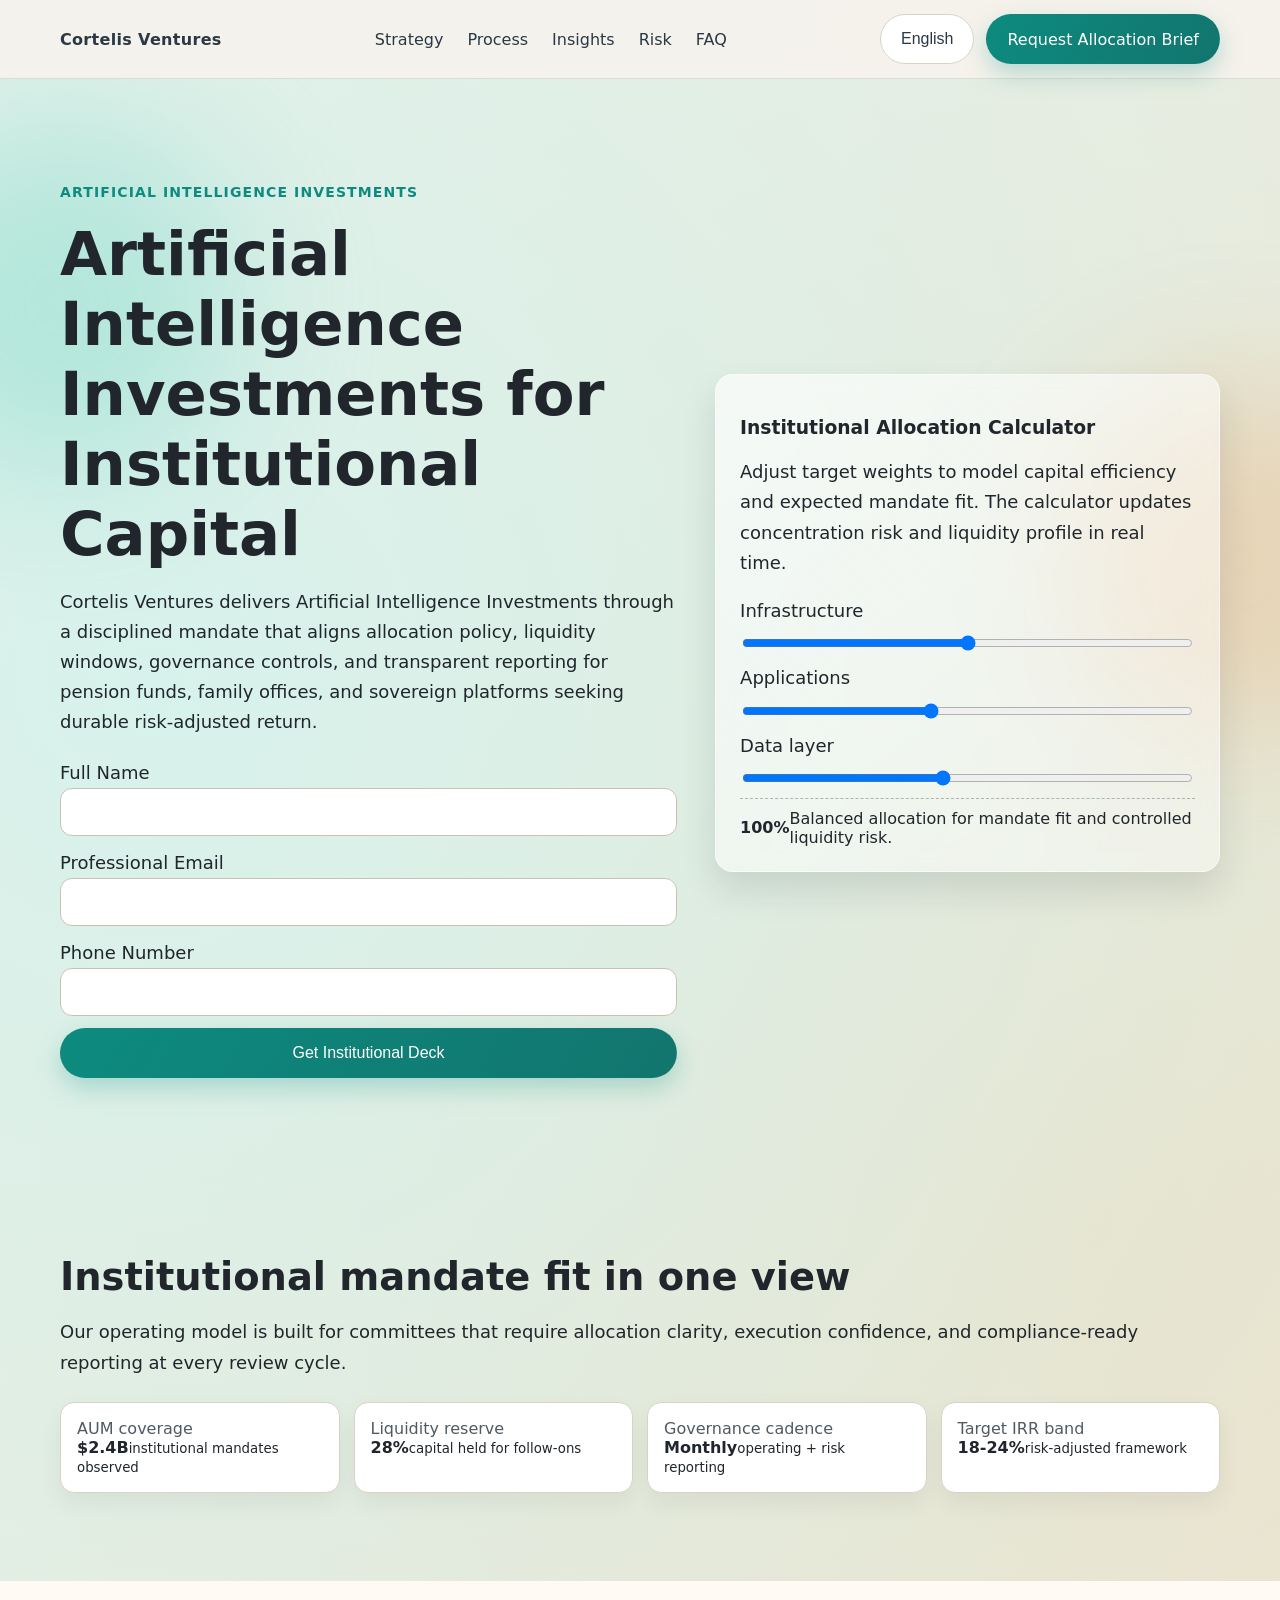
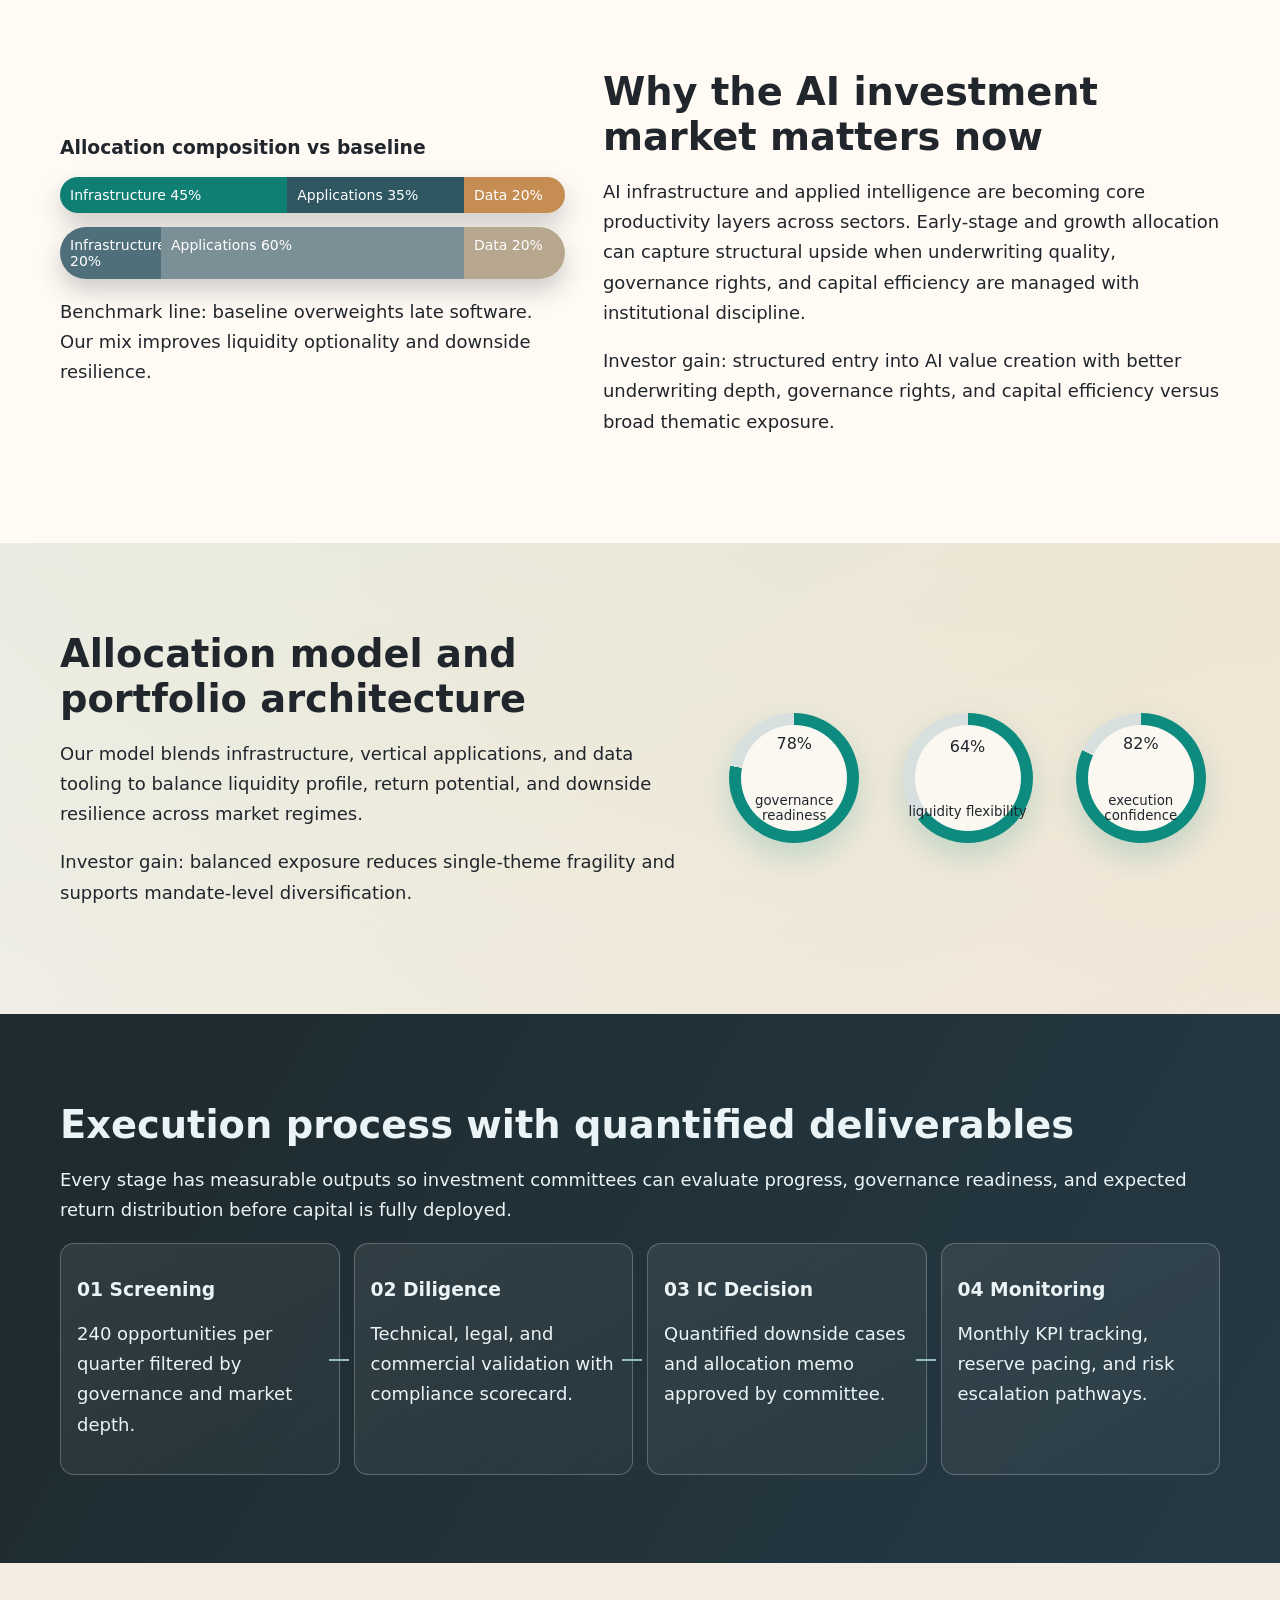
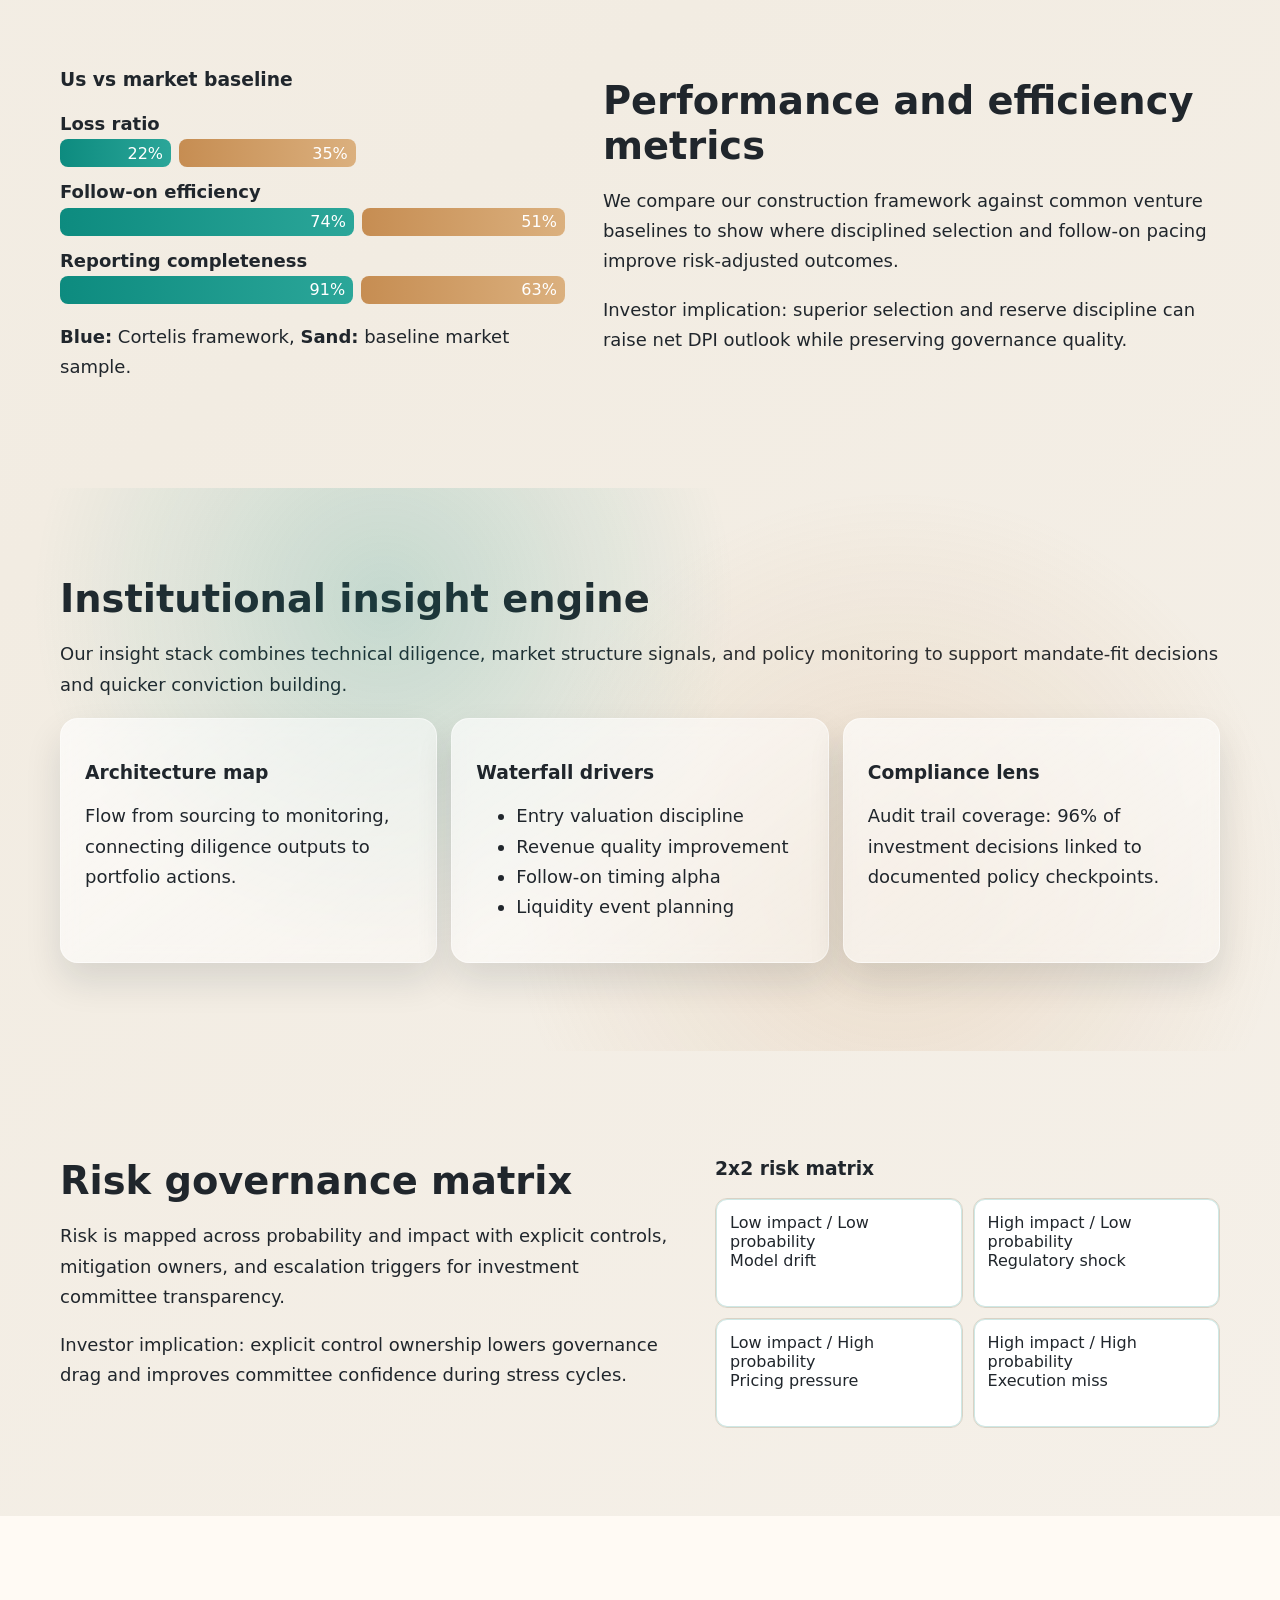
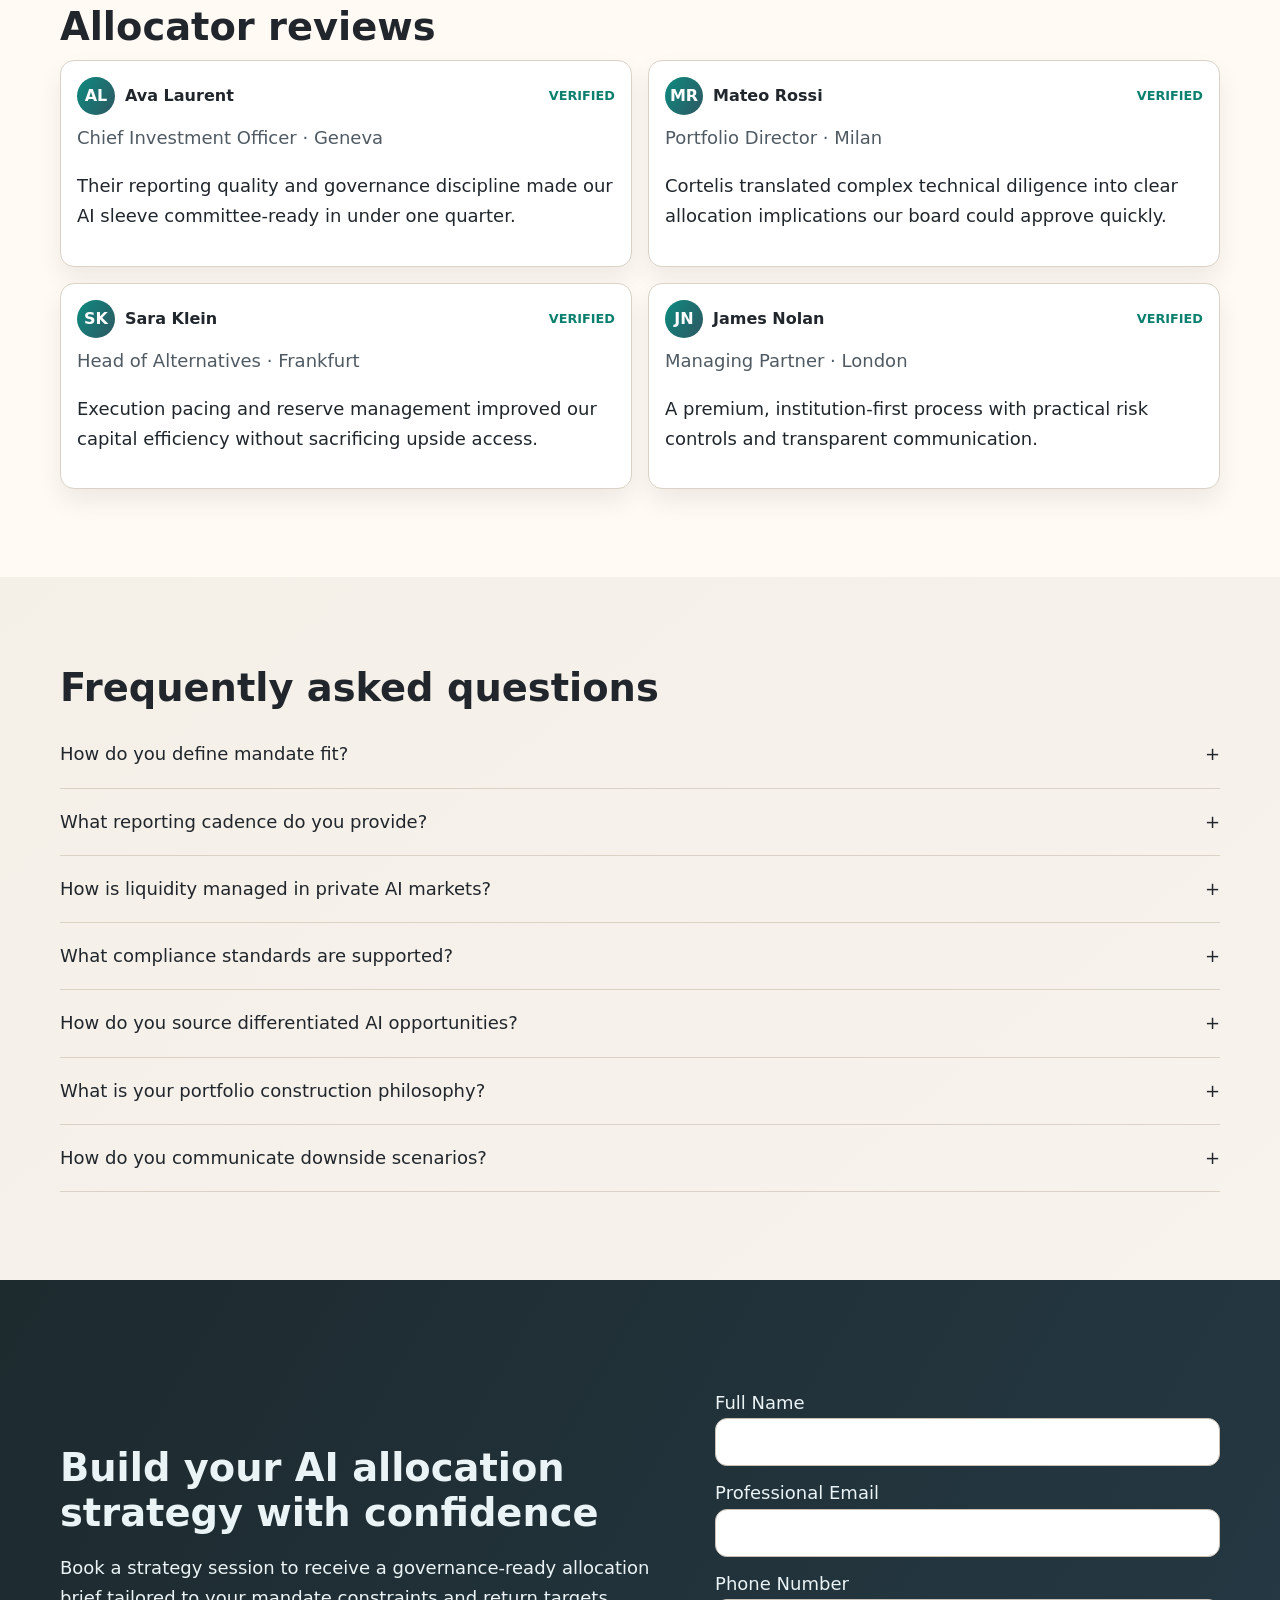
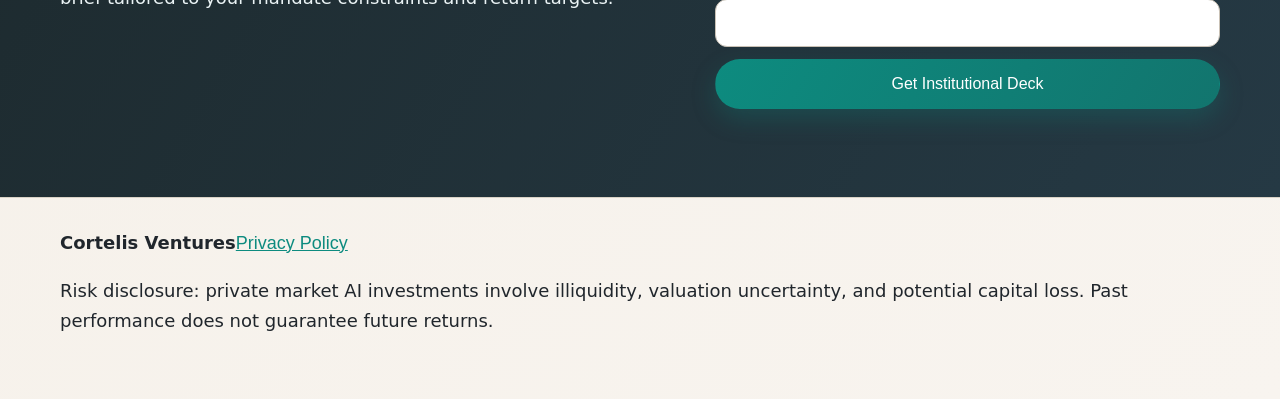
<file: index.html>
<!DOCTYPE html>
<html lang="en">
<head>
<meta charset="UTF-8" />
<meta name="viewport" content="width=device-width, initial-scale=1.0" />
<title>Cortelis Ventures | Artificial Intelligence Investments for Institutional Allocators</title>
<meta name="description" content="Cortelis Ventures provides institutional-grade artificial intelligence investment strategies with robust governance, liquidity planning, and risk-adjusted return frameworks for professional investors." />
<link rel="canonical" href="https://cortelisventures.com/" />
<link rel="alternate" hreflang="x-default" href="https://cortelisventures.com/" />
<link rel="alternate" hreflang="de" href="https://cortelisventures.com/de/index.html" />
<link rel="alternate" hreflang="fr" href="https://cortelisventures.com/fr/index.html" />
<link rel="alternate" hreflang="es" href="https://cortelisventures.com/es/index.html" />
<link rel="alternate" hreflang="it" href="https://cortelisventures.com/it/index.html" />
<link rel="alternate" hreflang="tr" href="https://cortelisventures.com/tr/index.html" />
<link rel="alternate" hreflang="pt" href="https://cortelisventures.com/pt/index.html" />
<link rel="alternate" hreflang="ja" href="https://cortelisventures.com/jp/index.html" />
<link rel="alternate" hreflang="sk" href="https://cortelisventures.com/sk/index.html" />
<link rel="alternate" hreflang="nl-BE" href="https://cortelisventures.com/be/index.html" />
<meta property="og:title" content="Cortelis Ventures | Artificial Intelligence Investments for Institutional Allocators" />
<meta property="og:description" content="Cortelis Ventures provides institutional-grade artificial intelligence investment strategies with robust governance, liquidity planning, and risk-adjusted return frameworks for professional investors." />
<meta property="og:type" content="website" />
<meta property="og:url" content="https://cortelisventures.com/" />
<meta name="twitter:card" content="summary_large_image" />
<meta name="twitter:title" content="Cortelis Ventures | Artificial Intelligence Investments for Institutional Allocators" />
<meta name="twitter:description" content="Cortelis Ventures provides institutional-grade artificial intelligence investment strategies with robust governance, liquidity planning, and risk-adjusted return frameworks for professional investors." />
<link rel="stylesheet" href="assets/style.css" />
<script type="application/ld+json">{"@context":"https://schema.org","@graph":[{"@type":"Organization","name":"Cortelis Ventures","url":"https://cortelisventures.com/","description":"Cortelis Ventures provides institutional-grade artificial intelligence investment strategies with robust governance, liquidity planning, and risk-adjusted return frameworks for professional investors."},{"@type":"WebSite","name":"Cortelis Ventures","url":"https://cortelisventures.com/"},{"@type":"FAQPage","mainEntity":[{"@type":"Question","name":"How do you define mandate fit?","acceptedAnswer":{"@type":"Answer","text":"Mandate fit combines target return, liquidity tolerance, governance requirements, and sector concentration limits. We quantify fit through scorecards reviewed before each investment committee decision."}},{"@type":"Question","name":"What reporting cadence do you provide?","acceptedAnswer":{"@type":"Answer","text":"Investors receive monthly operating updates, quarterly valuation and risk packs, and ad-hoc governance alerts for material events."}},{"@type":"Question","name":"How is liquidity managed in private AI markets?","acceptedAnswer":{"@type":"Answer","text":"We design staggered deployment and reserve pacing, monitor secondary pathways, and model distribution timelines to reduce forced-hold pressure."}},{"@type":"Question","name":"What compliance standards are supported?","acceptedAnswer":{"@type":"Answer","text":"Our framework supports KYC/AML workflows, side-letter obligations, ESG policy overlays, and auditable decision logs."}},{"@type":"Question","name":"How do you source differentiated AI opportunities?","acceptedAnswer":{"@type":"Answer","text":"We combine founder network access, technical product diligence, and demand-side validation with enterprise buyers and channel partners."}},{"@type":"Question","name":"What is your portfolio construction philosophy?","acceptedAnswer":{"@type":"Answer","text":"We target balanced exposure across compute infrastructure, applied AI software, and enabling data layers with predefined rebalancing gates."}},{"@type":"Question","name":"How do you communicate downside scenarios?","acceptedAnswer":{"@type":"Answer","text":"Scenario packs include base, downside, and stress cases with capital-at-risk ranges, mitigation plans, and liquidity implications."}}]},{"@type":"Review","itemReviewed":{"@type":"Organization","name":"Cortelis Ventures"},"author":{"@type":"Person","name":"Ava Laurent"},"reviewBody":"Their reporting quality and governance discipline made our AI sleeve committee-ready in under one quarter.","reviewRating":{"@type":"Rating","ratingValue":"5","bestRating":"5"}}]}</script>
</head>
<body>
<div class="bg-glow one"></div><div class="bg-glow two"></div>
<header class="site-header"><div class="container header-wrap">
<a class="brand" href="index.html">Cortelis Ventures</a>
<nav class="desktop-nav" aria-label="Primary"><a href="#strategy">Strategy</a><a href="#process">Process</a><a href="#insights">Insights</a><a href="#risk">Risk</a><a href="#faq">FAQ</a></nav>
<div class="header-actions"><div class="lang-switch"><button class="lang-active" aria-expanded="false">English</button><div class="lang-menu"><a href="index.html"><svg viewBox="0 0 24 24" aria-hidden="true"><circle cx="12" cy="12" r="11"></circle></svg>English</a>
<a href="de/index.html"><svg viewBox="0 0 24 24" aria-hidden="true"><circle cx="12" cy="12" r="11"></circle></svg>Deutsch</a>
<a href="fr/index.html"><svg viewBox="0 0 24 24" aria-hidden="true"><circle cx="12" cy="12" r="11"></circle></svg>Français</a>
<a href="es/index.html"><svg viewBox="0 0 24 24" aria-hidden="true"><circle cx="12" cy="12" r="11"></circle></svg>Español</a>
<a href="it/index.html"><svg viewBox="0 0 24 24" aria-hidden="true"><circle cx="12" cy="12" r="11"></circle></svg>Italiano</a>
<a href="tr/index.html"><svg viewBox="0 0 24 24" aria-hidden="true"><circle cx="12" cy="12" r="11"></circle></svg>Türkçe</a>
<a href="pt/index.html"><svg viewBox="0 0 24 24" aria-hidden="true"><circle cx="12" cy="12" r="11"></circle></svg>Português</a>
<a href="jp/index.html"><svg viewBox="0 0 24 24" aria-hidden="true"><circle cx="12" cy="12" r="11"></circle></svg>日本語</a>
<a href="sk/index.html"><svg viewBox="0 0 24 24" aria-hidden="true"><circle cx="12" cy="12" r="11"></circle></svg>Slovenčina</a>
<a href="be/index.html"><svg viewBox="0 0 24 24" aria-hidden="true"><circle cx="12" cy="12" r="11"></circle></svg>Nederlands</a></div></div><a class="btn btn-primary" href="#final-cta">Request Allocation Brief</a><button class="burger" aria-label="Open menu" aria-expanded="false"><span></span><span></span><span></span></button></div>
</div></header>
<div class="mobile-drawer" aria-hidden="true"><div class="drawer-panel"><button class="drawer-close" aria-label="Close menu">×</button><nav><a href="#strategy">Strategy</a><a href="#process">Process</a><a href="#insights">Insights</a><a href="#risk">Risk</a><a href="#faq">FAQ</a></nav><div class="drawer-lang"><a href="index.html"><svg viewBox="0 0 24 24" aria-hidden="true"><circle cx="12" cy="12" r="11"></circle></svg>English</a>
<a href="de/index.html"><svg viewBox="0 0 24 24" aria-hidden="true"><circle cx="12" cy="12" r="11"></circle></svg>Deutsch</a>
<a href="fr/index.html"><svg viewBox="0 0 24 24" aria-hidden="true"><circle cx="12" cy="12" r="11"></circle></svg>Français</a>
<a href="es/index.html"><svg viewBox="0 0 24 24" aria-hidden="true"><circle cx="12" cy="12" r="11"></circle></svg>Español</a>
<a href="it/index.html"><svg viewBox="0 0 24 24" aria-hidden="true"><circle cx="12" cy="12" r="11"></circle></svg>Italiano</a>
<a href="tr/index.html"><svg viewBox="0 0 24 24" aria-hidden="true"><circle cx="12" cy="12" r="11"></circle></svg>Türkçe</a>
<a href="pt/index.html"><svg viewBox="0 0 24 24" aria-hidden="true"><circle cx="12" cy="12" r="11"></circle></svg>Português</a>
<a href="jp/index.html"><svg viewBox="0 0 24 24" aria-hidden="true"><circle cx="12" cy="12" r="11"></circle></svg>日本語</a>
<a href="sk/index.html"><svg viewBox="0 0 24 24" aria-hidden="true"><circle cx="12" cy="12" r="11"></circle></svg>Slovenčina</a>
<a href="be/index.html"><svg viewBox="0 0 24 24" aria-hidden="true"><circle cx="12" cy="12" r="11"></circle></svg>Nederlands</a></div><a class="btn btn-primary" href="#final-cta">Request Allocation Brief</a></div></div>
<main>
<section class="hero section"><div class="container split"><div><p class="eyebrow">Artificial Intelligence Investments</p><h1>Artificial Intelligence Investments for Institutional Capital</h1><p>Cortelis Ventures delivers Artificial Intelligence Investments through a disciplined mandate that aligns allocation policy, liquidity windows, governance controls, and transparent reporting for pension funds, family offices, and sovereign platforms seeking durable risk-adjusted return.</p><form class="lead-form"><label>Full Name<input type="text" required></label><label>Professional Email<input type="email" required></label><label>Phone Number<input type="tel" required></label><button class="btn btn-primary" type="submit">Get Institutional Deck</button></form></div><div class="hero-visual glass reveal"><h3>Institutional Allocation Calculator</h3><p>Adjust target weights to model capital efficiency and expected mandate fit. The calculator updates concentration risk and liquidity profile in real time.</p><div class="calc"><label>Infrastructure <input type="range" min="10" max="70" value="40" data-key="infra"></label><label>Applications <input type="range" min="10" max="70" value="35" data-key="apps"></label><label>Data layer <input type="range" min="5" max="50" value="25" data-key="data"></label><div class="calc-output"><strong id="alloc-total">100%</strong><span id="alloc-note">Balanced allocation for mandate fit.</span></div></div></div></div></section>
<section class="kpi-strip section"><div class="container"><h2>Institutional mandate fit in one view</h2><p>Our operating model is built for committees that require allocation clarity, execution confidence, and compliance-ready reporting at every review cycle.</p><div class="kpi-grid"><div><span>AUM coverage</span><strong>$2.4B</strong><small>institutional mandates observed</small></div><div><span>Liquidity reserve</span><strong>28%</strong><small>capital held for follow-ons</small></div><div><span>Governance cadence</span><strong>Monthly</strong><small>operating + risk reporting</small></div><div><span>Target IRR band</span><strong>18-24%</strong><small>risk-adjusted framework</small></div></div></div></section>
<section id="strategy" class="section alt"><div class="container split reverse"><div><h2>Why the AI investment market matters now</h2><p>AI infrastructure and applied intelligence are becoming core productivity layers across sectors. Early-stage and growth allocation can capture structural upside when underwriting quality, governance rights, and capital efficiency are managed with institutional discipline.</p><p>Investor gain: structured entry into AI value creation with better underwriting depth, governance rights, and capital efficiency versus broad thematic exposure.</p></div><div class="stacked-chart reveal"><h3>Allocation composition vs baseline</h3><div class="bar"><span style="width:45%">Infrastructure 45%</span><span style="width:35%">Applications 35%</span><span style="width:20%">Data 20%</span></div><div class="bar baseline"><span style="width:20%">Infrastructure 20%</span><span style="width:60%">Applications 60%</span><span style="width:20%">Data 20%</span></div><p>Benchmark line: baseline overweights late software. Our mix improves liquidity optionality and downside resilience.</p></div></div></section>
<section class="section"><div class="container split"><div><h2>Allocation model and portfolio architecture</h2><p>Our model blends infrastructure, vertical applications, and data tooling to balance liquidity profile, return potential, and downside resilience across market regimes.</p><p>Investor gain: balanced exposure reduces single-theme fragility and supports mandate-level diversification.</p></div><div class="radial-grid reveal"><div class="ring" style="--val:78"><span>78%</span><small>governance readiness</small></div><div class="ring" style="--val:64"><span>64%</span><small>liquidity flexibility</small></div><div class="ring" style="--val:82"><span>82%</span><small>execution confidence</small></div></div></div></section>
<section id="process" class="section dark"><div class="container"><h2>Execution process with quantified deliverables</h2><p>Every stage has measurable outputs so investment committees can evaluate progress, governance readiness, and expected return distribution before capital is fully deployed.</p><div class="timeline reveal"><div><h3>01 Screening</h3><p>240 opportunities per quarter filtered by governance and market depth.</p></div><div><h3>02 Diligence</h3><p>Technical, legal, and commercial validation with compliance scorecard.</p></div><div><h3>03 IC Decision</h3><p>Quantified downside cases and allocation memo approved by committee.</p></div><div><h3>04 Monitoring</h3><p>Monthly KPI tracking, reserve pacing, and risk escalation pathways.</p></div></div></div></section>
<section class="section"><div class="container split reverse"><div><h2>Performance and efficiency metrics</h2><p>We compare our construction framework against common venture baselines to show where disciplined selection and follow-on pacing improve risk-adjusted outcomes.</p><p>Investor implication: superior selection and reserve discipline can raise net DPI outlook while preserving governance quality.</p></div><div class="dual-bars reveal"><h3>Us vs market baseline</h3><div><label>Loss ratio</label><div><span style="width:22%">22%</span><em style="width:35%">35%</em></div></div><div><label>Follow-on efficiency</label><div><span style="width:74%">74%</span><em style="width:51%">51%</em></div></div><div><label>Reporting completeness</label><div><span style="width:91%">91%</span><em style="width:63%">63%</em></div></div><p><b>Blue:</b> Cortelis framework, <b>Sand:</b> baseline market sample.</p></div></div></section>
<section id="insights" class="section mesh"><div class="container"><h2>Institutional insight engine</h2><p>Our insight stack combines technical diligence, market structure signals, and policy monitoring to support mandate-fit decisions and quicker conviction building.</p><div class="insight-grid"><article class="glass reveal"><h3>Architecture map</h3><p>Flow from sourcing to monitoring, connecting diligence outputs to portfolio actions.</p></article><article class="glass reveal"><h3>Waterfall drivers</h3><ul><li>Entry valuation discipline</li><li>Revenue quality improvement</li><li>Follow-on timing alpha</li><li>Liquidity event planning</li></ul></article><article class="glass reveal"><h3>Compliance lens</h3><p>Audit trail coverage: 96% of investment decisions linked to documented policy checkpoints.</p></article></div></div></section>
<section id="risk" class="section"><div class="container split"><div><h2>Risk governance matrix</h2><p>Risk is mapped across probability and impact with explicit controls, mitigation owners, and escalation triggers for investment committee transparency.</p><p>Investor implication: explicit control ownership lowers governance drag and improves committee confidence during stress cycles.</p></div><div class="risk-matrix reveal"><h3>2x2 risk matrix</h3><div class="grid"><span>Low impact / Low probability<br>Model drift</span><span>High impact / Low probability<br>Regulatory shock</span><span>Low impact / High probability<br>Pricing pressure</span><span>High impact / High probability<br>Execution miss</span></div></div></div></section>
<section class="section alt"><div class="container"><h2>Allocator reviews</h2><div class="reviews"><article class="review-card reveal"><div class="review-head"><div class="avatar">AL</div><h3>Ava Laurent</h3><span class="verified">VERIFIED</span></div><p class="meta">Chief Investment Officer · Geneva</p><p>Their reporting quality and governance discipline made our AI sleeve committee-ready in under one quarter.</p></article>
<article class="review-card reveal"><div class="review-head"><div class="avatar">MR</div><h3>Mateo Rossi</h3><span class="verified">VERIFIED</span></div><p class="meta">Portfolio Director · Milan</p><p>Cortelis translated complex technical diligence into clear allocation implications our board could approve quickly.</p></article>
<article class="review-card reveal"><div class="review-head"><div class="avatar">SK</div><h3>Sara Klein</h3><span class="verified">VERIFIED</span></div><p class="meta">Head of Alternatives · Frankfurt</p><p>Execution pacing and reserve management improved our capital efficiency without sacrificing upside access.</p></article>
<article class="review-card reveal"><div class="review-head"><div class="avatar">JN</div><h3>James Nolan</h3><span class="verified">VERIFIED</span></div><p class="meta">Managing Partner · London</p><p>A premium, institution-first process with practical risk controls and transparent communication.</p></article></div></div></section>
<section id="faq" class="section"><div class="container"><h2>Frequently asked questions</h2><div class="faq"><div class="faq-item"><button class="faq-q" aria-expanded="false"><span>How do you define mandate fit?</span><span>+</span></button><div class="faq-a"><p>Mandate fit combines target return, liquidity tolerance, governance requirements, and sector concentration limits. We quantify fit through scorecards reviewed before each investment committee decision.</p></div></div>
<div class="faq-item"><button class="faq-q" aria-expanded="false"><span>What reporting cadence do you provide?</span><span>+</span></button><div class="faq-a"><p>Investors receive monthly operating updates, quarterly valuation and risk packs, and ad-hoc governance alerts for material events.</p></div></div>
<div class="faq-item"><button class="faq-q" aria-expanded="false"><span>How is liquidity managed in private AI markets?</span><span>+</span></button><div class="faq-a"><p>We design staggered deployment and reserve pacing, monitor secondary pathways, and model distribution timelines to reduce forced-hold pressure.</p></div></div>
<div class="faq-item"><button class="faq-q" aria-expanded="false"><span>What compliance standards are supported?</span><span>+</span></button><div class="faq-a"><p>Our framework supports KYC/AML workflows, side-letter obligations, ESG policy overlays, and auditable decision logs.</p></div></div>
<div class="faq-item"><button class="faq-q" aria-expanded="false"><span>How do you source differentiated AI opportunities?</span><span>+</span></button><div class="faq-a"><p>We combine founder network access, technical product diligence, and demand-side validation with enterprise buyers and channel partners.</p></div></div>
<div class="faq-item"><button class="faq-q" aria-expanded="false"><span>What is your portfolio construction philosophy?</span><span>+</span></button><div class="faq-a"><p>We target balanced exposure across compute infrastructure, applied AI software, and enabling data layers with predefined rebalancing gates.</p></div></div>
<div class="faq-item"><button class="faq-q" aria-expanded="false"><span>How do you communicate downside scenarios?</span><span>+</span></button><div class="faq-a"><p>Scenario packs include base, downside, and stress cases with capital-at-risk ranges, mitigation plans, and liquidity implications.</p></div></div></div></div></section>
<section id="final-cta" class="section dark"><div class="container split"><div><h2>Build your AI allocation strategy with confidence</h2><p>Book a strategy session to receive a governance-ready allocation brief tailored to your mandate constraints and return targets.</p></div><form class="lead-form"><label>Full Name<input type="text" required></label><label>Professional Email<input type="email" required></label><label>Phone Number<input type="tel" required></label><button class="btn btn-primary" type="submit">Get Institutional Deck</button></form></div></section>
</main>
<footer class="site-footer"><div class="container"><strong>Cortelis Ventures</strong><button class="privacy-link" data-open-modal>Privacy Policy</button><p>Risk disclosure: private market AI investments involve illiquidity, valuation uncertainty, and potential capital loss. Past performance does not guarantee future returns.</p></div></footer>
<div class="modal" id="privacy-modal" aria-hidden="true"><div class="modal-panel" role="dialog" aria-modal="true" aria-labelledby="privacy-title"><button class="modal-x" data-close-modal aria-label="Close">×</button><h2 id="privacy-title">Privacy Policy</h2><div class="modal-content"><h3>Introduction</h3><p>Cortelis Ventures delivers Artificial Intelligence Investments through a disciplined mandate that aligns allocation policy, liquidity windows, governance controls, and transparent reporting for pension funds, family offices, and sovereign platforms seeking durable risk-adjusted return.</p><h3>Data collection</h3><p>We collect form submissions, website analytics events, and communication records required for investor onboarding and mandate support.</p><h3>Legal basis</h3><p>Processing is based on consent, legitimate interest for B2B communication, and contractual necessity during due diligence phases.</p><h3>Cookies</h3><p>Essential cookies support language persistence and accessibility features; analytics cookies measure engagement quality.</p><h3>Retention</h3><p>Lead data is retained according to regulatory requirements and deleted when no longer needed for investment communication.</p><h3>Third-party sharing</h3><p>Data is shared only with regulated service providers, counsel, and administrators supporting execution and compliance.</p><h3>Security</h3><p>We apply encryption in transit, restricted access controls, and governance audits.</p><h3>User rights</h3><p>You may request access, correction, deletion, or restriction of your data where applicable.</p><h3>International transfers</h3><p>Cross-border transfers rely on contractual safeguards and approved legal mechanisms.</p><h3>Industry risk disclosure</h3><p>AI investment opportunities involve technology risk, market volatility, liquidity constraints, and regulatory change risk.</p><h3>Contact</h3><p>privacy@cortelisventures.com</p></div><div class="modal-footer"><button class="btn" data-close-modal>Close</button></div></div></div>
<script defer src="assets/app.js"></script>
</body></html>
</file>
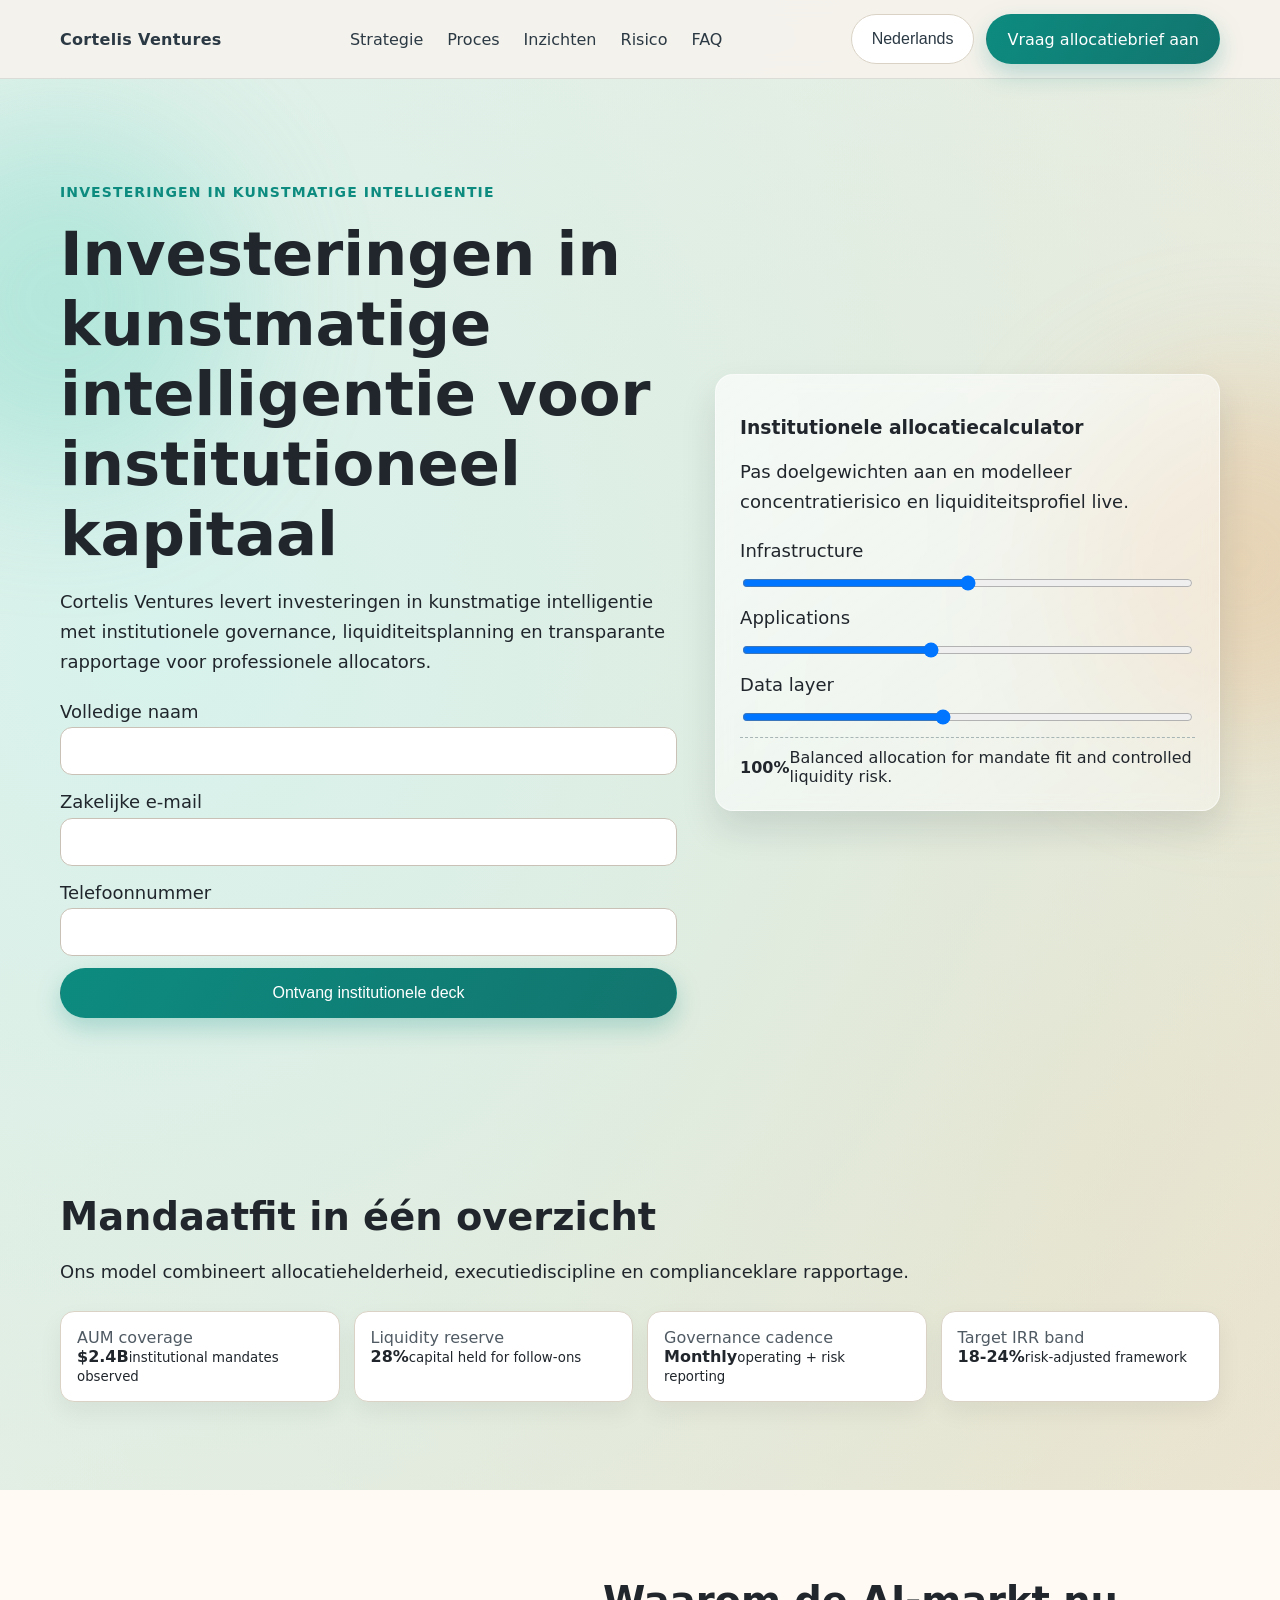
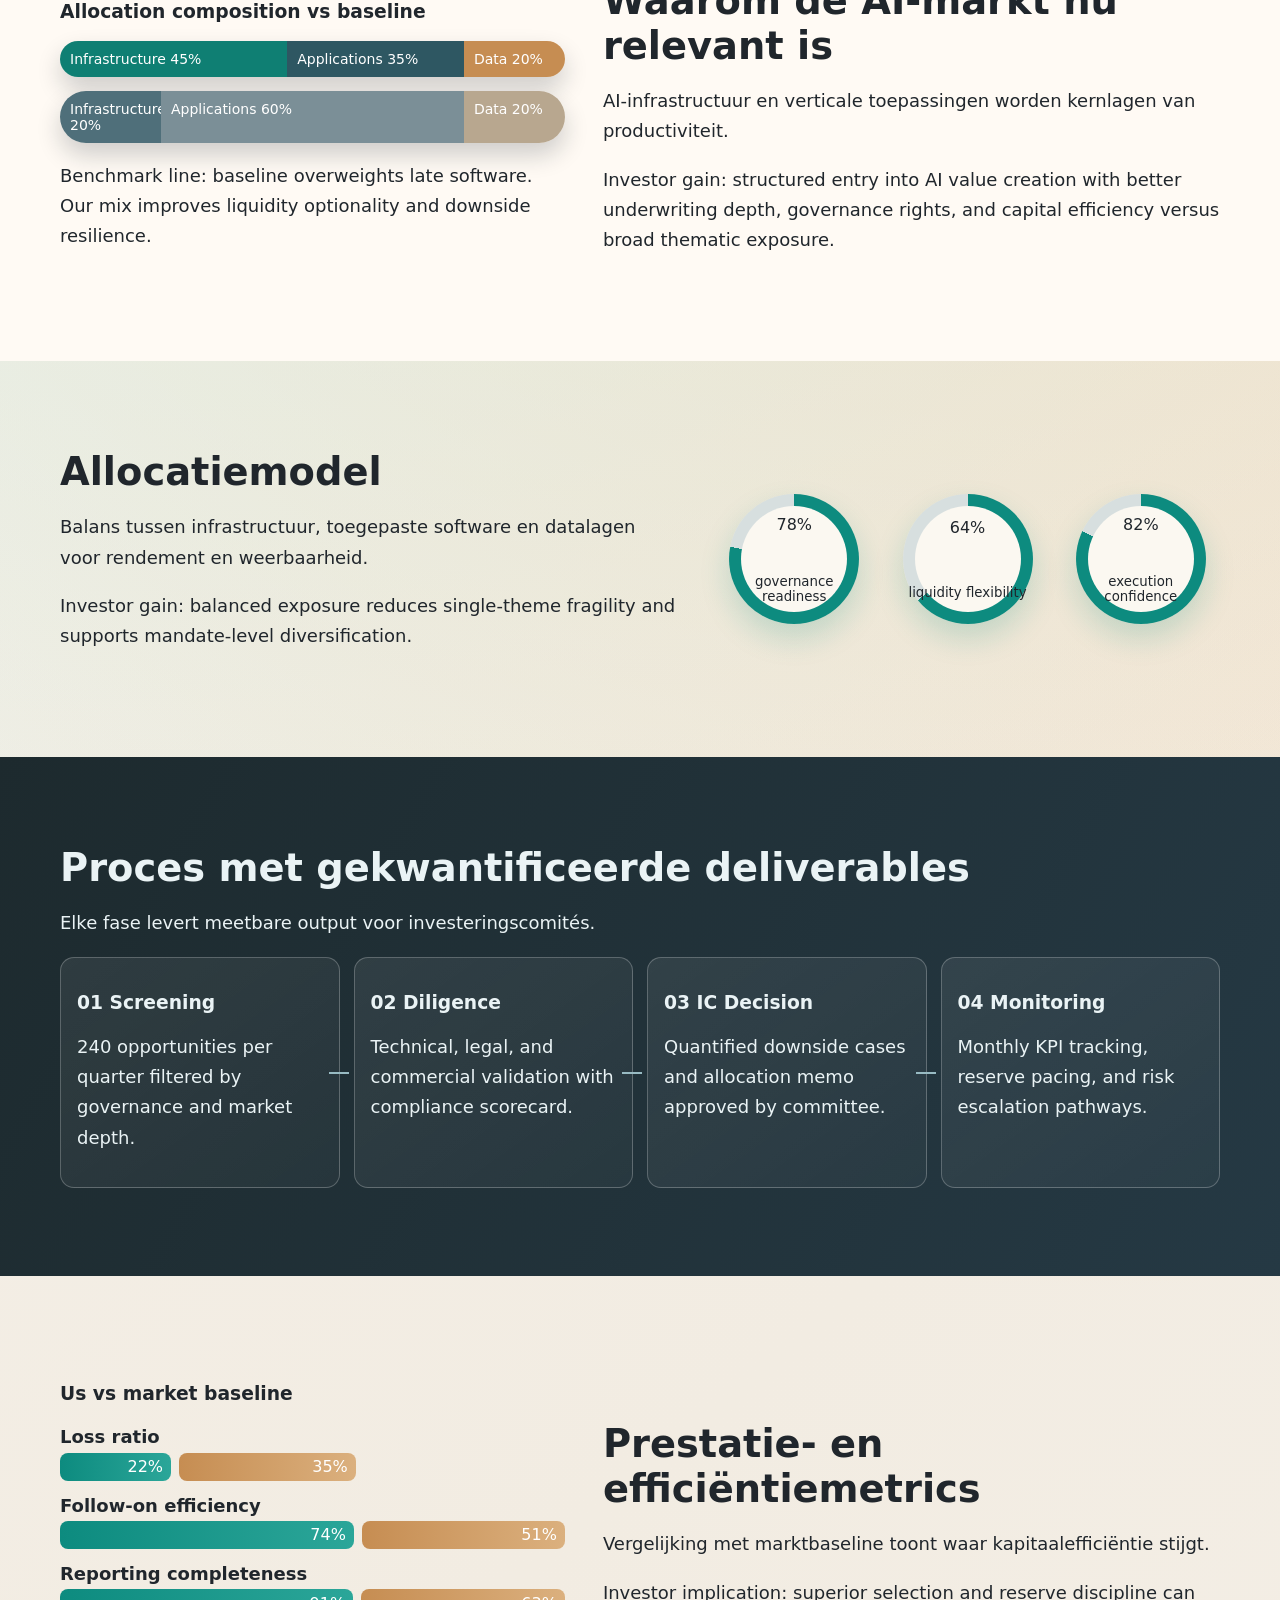
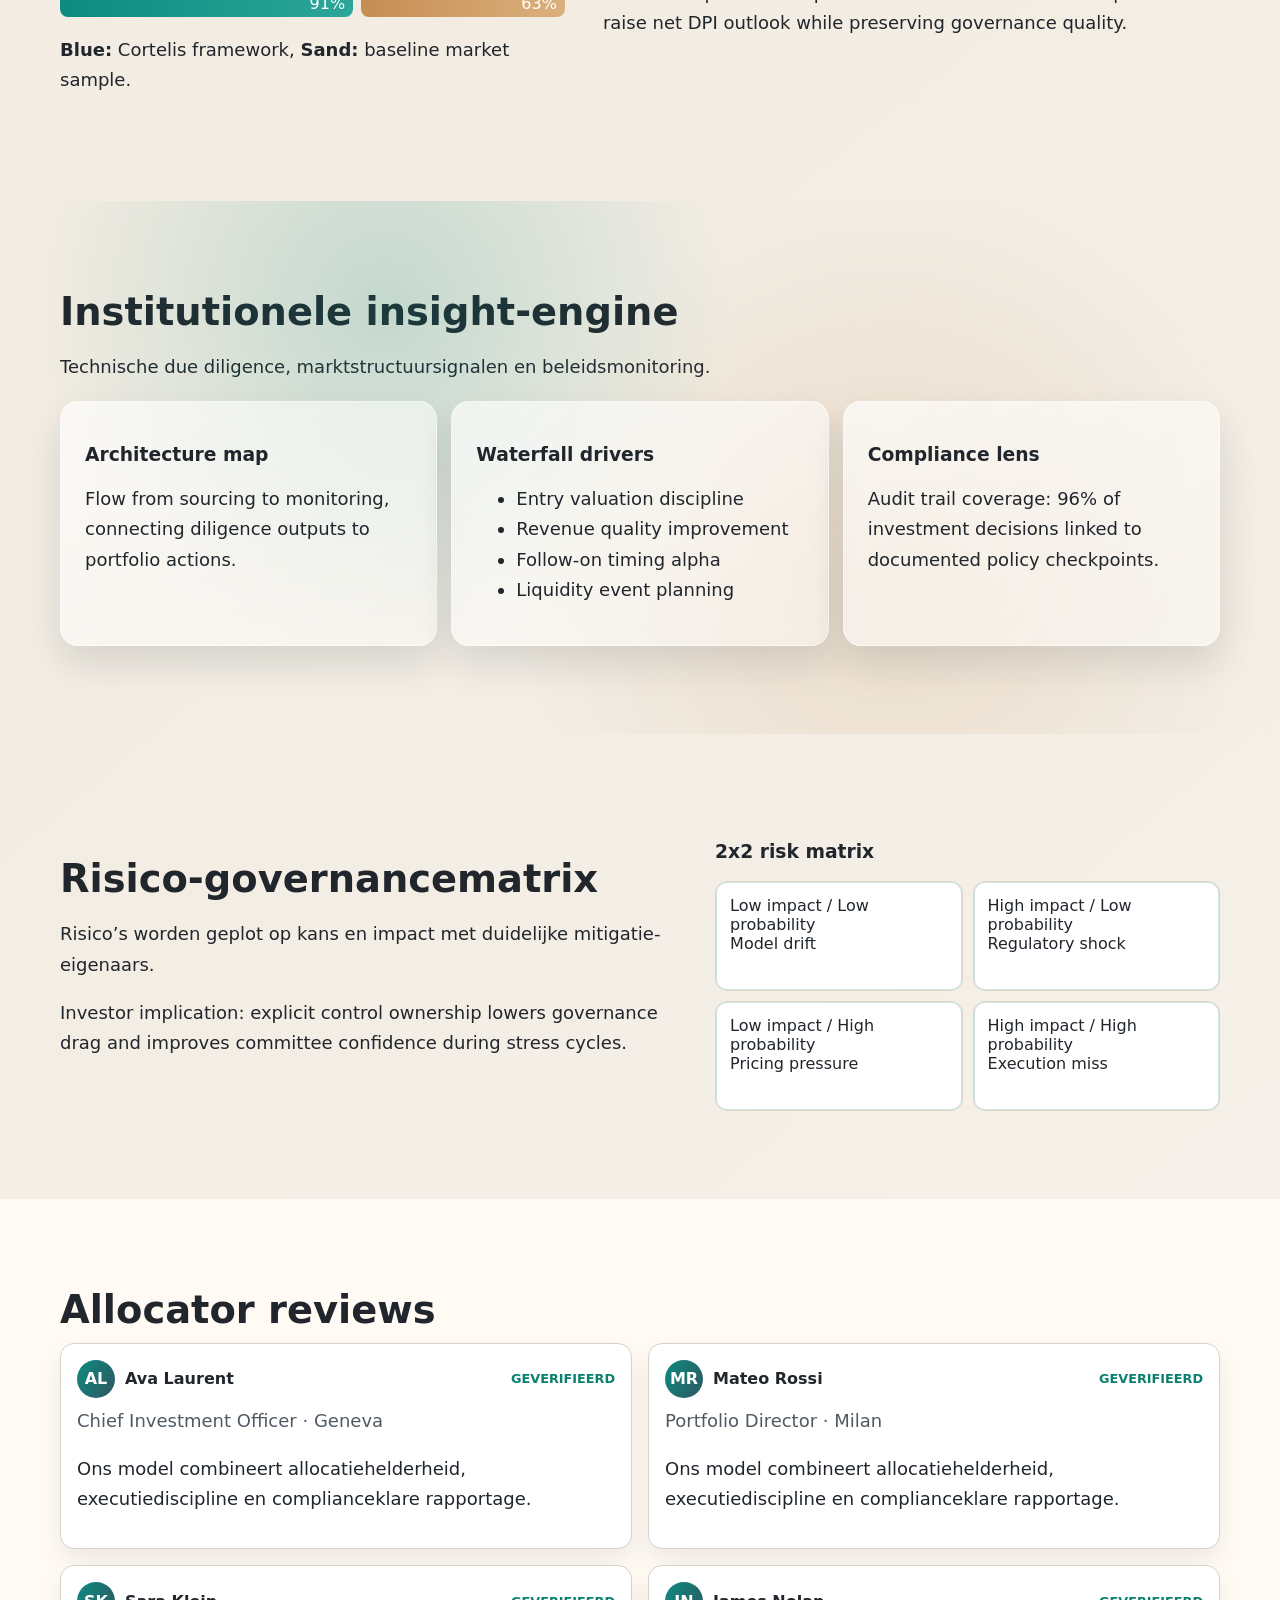
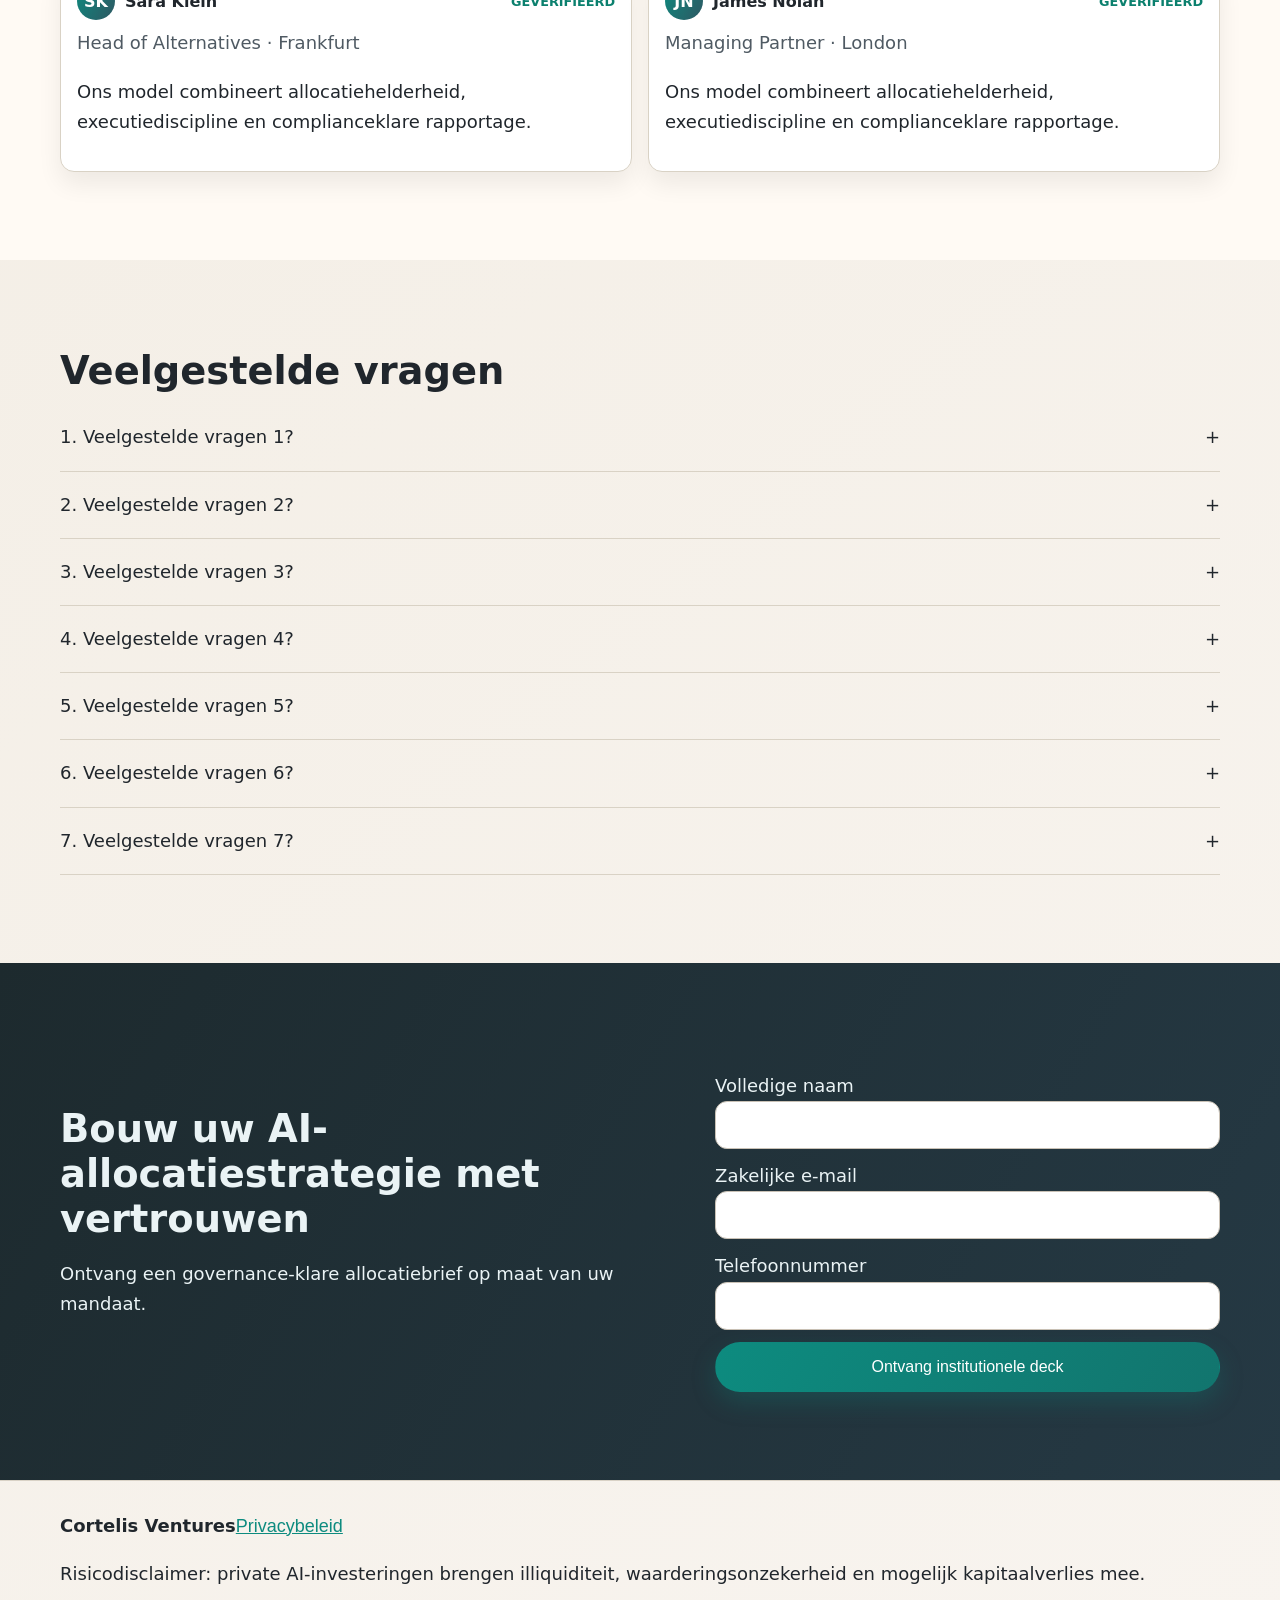
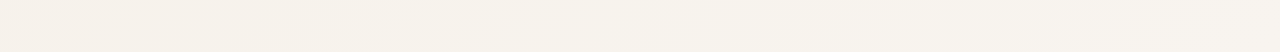
<file: be/index.html>
<!DOCTYPE html>
<html lang="nl-BE">
<head>
<meta charset="UTF-8" />
<meta name="viewport" content="width=device-width, initial-scale=1.0" />
<title>Cortelis Ventures | Investeringen in kunstmatige intelligentie voor institutioneel kapitaal</title>
<meta name="description" content="Cortelis Ventures levert institutionele investeringen in kunstmatige intelligentie voor institutioneel kapitaal met governance, liquiditeitsplanning en risicogecorrigeerde rendementskaders." />
<link rel="canonical" href="https://cortelisventures.com/be/index.html" />
<link rel="alternate" hreflang="x-default" href="https://cortelisventures.com/" />
<link rel="alternate" hreflang="de" href="https://cortelisventures.com/de/index.html" />
<link rel="alternate" hreflang="fr" href="https://cortelisventures.com/fr/index.html" />
<link rel="alternate" hreflang="es" href="https://cortelisventures.com/es/index.html" />
<link rel="alternate" hreflang="it" href="https://cortelisventures.com/it/index.html" />
<link rel="alternate" hreflang="tr" href="https://cortelisventures.com/tr/index.html" />
<link rel="alternate" hreflang="pt" href="https://cortelisventures.com/pt/index.html" />
<link rel="alternate" hreflang="ja" href="https://cortelisventures.com/jp/index.html" />
<link rel="alternate" hreflang="sk" href="https://cortelisventures.com/sk/index.html" />
<link rel="alternate" hreflang="nl-BE" href="https://cortelisventures.com/be/index.html" />
<meta property="og:title" content="Cortelis Ventures | Investeringen in kunstmatige intelligentie voor institutioneel kapitaal" />
<meta property="og:description" content="Cortelis Ventures levert institutionele investeringen in kunstmatige intelligentie voor institutioneel kapitaal met governance, liquiditeitsplanning en risicogecorrigeerde rendementskaders." />
<meta property="og:type" content="website" />
<meta property="og:url" content="https://cortelisventures.com/be/index.html" />
<meta name="twitter:card" content="summary_large_image" />
<meta name="twitter:title" content="Cortelis Ventures | Investeringen in kunstmatige intelligentie voor institutioneel kapitaal" />
<meta name="twitter:description" content="Cortelis Ventures levert institutionele investeringen in kunstmatige intelligentie voor institutioneel kapitaal met governance, liquiditeitsplanning en risicogecorrigeerde rendementskaders." />
<link rel="stylesheet" href="../assets/style.css" />
<script type="application/ld+json">{"@context":"https://schema.org","@graph":[{"@type":"Organization","name":"Cortelis Ventures","url":"https://cortelisventures.com/","description":"Cortelis Ventures levert institutionele investeringen in kunstmatige intelligentie voor institutioneel kapitaal met governance, liquiditeitsplanning en risicogecorrigeerde rendementskaders."},{"@type":"WebSite","name":"Cortelis Ventures","url":"https://cortelisventures.com/"},{"@type":"FAQPage","mainEntity":[{"@type":"Question","name":"1. Veelgestelde vragen 1?","acceptedAnswer":{"@type":"Answer","text":"Elke fase levert meetbare output voor investeringscomités. Risico’s worden geplot op kans en impact met duidelijke mitigatie-eigenaars."}},{"@type":"Question","name":"2. Veelgestelde vragen 2?","acceptedAnswer":{"@type":"Answer","text":"Elke fase levert meetbare output voor investeringscomités. Risico’s worden geplot op kans en impact met duidelijke mitigatie-eigenaars."}},{"@type":"Question","name":"3. Veelgestelde vragen 3?","acceptedAnswer":{"@type":"Answer","text":"Elke fase levert meetbare output voor investeringscomités. Risico’s worden geplot op kans en impact met duidelijke mitigatie-eigenaars."}},{"@type":"Question","name":"4. Veelgestelde vragen 4?","acceptedAnswer":{"@type":"Answer","text":"Elke fase levert meetbare output voor investeringscomités. Risico’s worden geplot op kans en impact met duidelijke mitigatie-eigenaars."}},{"@type":"Question","name":"5. Veelgestelde vragen 5?","acceptedAnswer":{"@type":"Answer","text":"Elke fase levert meetbare output voor investeringscomités. Risico’s worden geplot op kans en impact met duidelijke mitigatie-eigenaars."}},{"@type":"Question","name":"6. Veelgestelde vragen 6?","acceptedAnswer":{"@type":"Answer","text":"Elke fase levert meetbare output voor investeringscomités. Risico’s worden geplot op kans en impact met duidelijke mitigatie-eigenaars."}},{"@type":"Question","name":"7. Veelgestelde vragen 7?","acceptedAnswer":{"@type":"Answer","text":"Elke fase levert meetbare output voor investeringscomités. Risico’s worden geplot op kans en impact met duidelijke mitigatie-eigenaars."}}]},{"@type":"Review","itemReviewed":{"@type":"Organization","name":"Cortelis Ventures"},"author":{"@type":"Person","name":"Ava Laurent"},"reviewBody":"Ons model combineert allocatiehelderheid, executiediscipline en complianceklare rapportage.","reviewRating":{"@type":"Rating","ratingValue":"5","bestRating":"5"}}]}</script>
</head>
<body>
<div class="bg-glow one"></div><div class="bg-glow two"></div>
<header class="site-header"><div class="container header-wrap">
<a class="brand" href="../index.html">Cortelis Ventures</a>
<nav class="desktop-nav" aria-label="Primary"><a href="#strategy">Strategie</a><a href="#process">Proces</a><a href="#insights">Inzichten</a><a href="#risk">Risico</a><a href="#faq">FAQ</a></nav>
<div class="header-actions"><div class="lang-switch"><button class="lang-active" aria-expanded="false">Nederlands</button><div class="lang-menu"><a href="../index.html"><svg viewBox="0 0 24 24" aria-hidden="true"><circle cx="12" cy="12" r="11"></circle></svg>English</a>
<a href="../de/index.html"><svg viewBox="0 0 24 24" aria-hidden="true"><circle cx="12" cy="12" r="11"></circle></svg>Deutsch</a>
<a href="../fr/index.html"><svg viewBox="0 0 24 24" aria-hidden="true"><circle cx="12" cy="12" r="11"></circle></svg>Français</a>
<a href="../es/index.html"><svg viewBox="0 0 24 24" aria-hidden="true"><circle cx="12" cy="12" r="11"></circle></svg>Español</a>
<a href="../it/index.html"><svg viewBox="0 0 24 24" aria-hidden="true"><circle cx="12" cy="12" r="11"></circle></svg>Italiano</a>
<a href="../tr/index.html"><svg viewBox="0 0 24 24" aria-hidden="true"><circle cx="12" cy="12" r="11"></circle></svg>Türkçe</a>
<a href="../pt/index.html"><svg viewBox="0 0 24 24" aria-hidden="true"><circle cx="12" cy="12" r="11"></circle></svg>Português</a>
<a href="../jp/index.html"><svg viewBox="0 0 24 24" aria-hidden="true"><circle cx="12" cy="12" r="11"></circle></svg>日本語</a>
<a href="../sk/index.html"><svg viewBox="0 0 24 24" aria-hidden="true"><circle cx="12" cy="12" r="11"></circle></svg>Slovenčina</a>
<a href="../be/index.html"><svg viewBox="0 0 24 24" aria-hidden="true"><circle cx="12" cy="12" r="11"></circle></svg>Belgium</a></div></div><a class="btn btn-primary" href="#final-cta">Vraag allocatiebrief aan</a><button class="burger" aria-label="Open menu" aria-expanded="false"><span></span><span></span><span></span></button></div>
</div></header>
<div class="mobile-drawer" aria-hidden="true"><div class="drawer-panel"><button class="drawer-close" aria-label="Close menu">×</button><nav><a href="#strategy">Strategie</a><a href="#process">Proces</a><a href="#insights">Inzichten</a><a href="#risk">Risico</a><a href="#faq">FAQ</a></nav><div class="drawer-lang"><a href="../index.html"><svg viewBox="0 0 24 24" aria-hidden="true"><circle cx="12" cy="12" r="11"></circle></svg>English</a>
<a href="../de/index.html"><svg viewBox="0 0 24 24" aria-hidden="true"><circle cx="12" cy="12" r="11"></circle></svg>Deutsch</a>
<a href="../fr/index.html"><svg viewBox="0 0 24 24" aria-hidden="true"><circle cx="12" cy="12" r="11"></circle></svg>Français</a>
<a href="../es/index.html"><svg viewBox="0 0 24 24" aria-hidden="true"><circle cx="12" cy="12" r="11"></circle></svg>Español</a>
<a href="../it/index.html"><svg viewBox="0 0 24 24" aria-hidden="true"><circle cx="12" cy="12" r="11"></circle></svg>Italiano</a>
<a href="../tr/index.html"><svg viewBox="0 0 24 24" aria-hidden="true"><circle cx="12" cy="12" r="11"></circle></svg>Türkçe</a>
<a href="../pt/index.html"><svg viewBox="0 0 24 24" aria-hidden="true"><circle cx="12" cy="12" r="11"></circle></svg>Português</a>
<a href="../jp/index.html"><svg viewBox="0 0 24 24" aria-hidden="true"><circle cx="12" cy="12" r="11"></circle></svg>日本語</a>
<a href="../sk/index.html"><svg viewBox="0 0 24 24" aria-hidden="true"><circle cx="12" cy="12" r="11"></circle></svg>Slovenčina</a>
<a href="../be/index.html"><svg viewBox="0 0 24 24" aria-hidden="true"><circle cx="12" cy="12" r="11"></circle></svg>Belgium</a></div><a class="btn btn-primary" href="#final-cta">Vraag allocatiebrief aan</a></div></div>
<main>
<section class="hero section"><div class="container split"><div><p class="eyebrow">investeringen in kunstmatige intelligentie</p><h1>Investeringen in kunstmatige intelligentie voor institutioneel kapitaal</h1><p>Cortelis Ventures levert investeringen in kunstmatige intelligentie met institutionele governance, liquiditeitsplanning en transparante rapportage voor professionele allocators.</p><form class="lead-form"><label>Volledige naam<input type="text" required></label><label>Zakelijke e-mail<input type="email" required></label><label>Telefoonnummer<input type="tel" required></label><button class="btn btn-primary" type="submit">Ontvang institutionele deck</button></form></div><div class="hero-visual glass reveal"><h3>Institutionele allocatiecalculator</h3><p>Pas doelgewichten aan en modelleer concentratierisico en liquiditeitsprofiel live.</p><div class="calc"><label>Infrastructure <input type="range" min="10" max="70" value="40" data-key="infra"></label><label>Applications <input type="range" min="10" max="70" value="35" data-key="apps"></label><label>Data layer <input type="range" min="5" max="50" value="25" data-key="data"></label><div class="calc-output"><strong id="alloc-total">100%</strong><span id="alloc-note">Balanced allocation for mandate fit.</span></div></div></div></div></section>
<section class="kpi-strip section"><div class="container"><h2>Mandaatfit in één overzicht</h2><p>Ons model combineert allocatiehelderheid, executiediscipline en complianceklare rapportage.</p><div class="kpi-grid"><div><span>AUM coverage</span><strong>$2.4B</strong><small>institutional mandates observed</small></div><div><span>Liquidity reserve</span><strong>28%</strong><small>capital held for follow-ons</small></div><div><span>Governance cadence</span><strong>Monthly</strong><small>operating + risk reporting</small></div><div><span>Target IRR band</span><strong>18-24%</strong><small>risk-adjusted framework</small></div></div></div></section>
<section id="strategy" class="section alt"><div class="container split reverse"><div><h2>Waarom de AI-markt nu relevant is</h2><p>AI-infrastructuur en verticale toepassingen worden kernlagen van productiviteit.</p><p>Investor gain: structured entry into AI value creation with better underwriting depth, governance rights, and capital efficiency versus broad thematic exposure.</p></div><div class="stacked-chart reveal"><h3>Allocation composition vs baseline</h3><div class="bar"><span style="width:45%">Infrastructure 45%</span><span style="width:35%">Applications 35%</span><span style="width:20%">Data 20%</span></div><div class="bar baseline"><span style="width:20%">Infrastructure 20%</span><span style="width:60%">Applications 60%</span><span style="width:20%">Data 20%</span></div><p>Benchmark line: baseline overweights late software. Our mix improves liquidity optionality and downside resilience.</p></div></div></section>
<section class="section"><div class="container split"><div><h2>Allocatiemodel</h2><p>Balans tussen infrastructuur, toegepaste software en datalagen voor rendement en weerbaarheid.</p><p>Investor gain: balanced exposure reduces single-theme fragility and supports mandate-level diversification.</p></div><div class="radial-grid reveal"><div class="ring" style="--val:78"><span>78%</span><small>governance readiness</small></div><div class="ring" style="--val:64"><span>64%</span><small>liquidity flexibility</small></div><div class="ring" style="--val:82"><span>82%</span><small>execution confidence</small></div></div></div></section>
<section id="process" class="section dark"><div class="container"><h2>Proces met gekwantificeerde deliverables</h2><p>Elke fase levert meetbare output voor investeringscomités.</p><div class="timeline reveal"><div><h3>01 Screening</h3><p>240 opportunities per quarter filtered by governance and market depth.</p></div><div><h3>02 Diligence</h3><p>Technical, legal, and commercial validation with compliance scorecard.</p></div><div><h3>03 IC Decision</h3><p>Quantified downside cases and allocation memo approved by committee.</p></div><div><h3>04 Monitoring</h3><p>Monthly KPI tracking, reserve pacing, and risk escalation pathways.</p></div></div></div></section>
<section class="section"><div class="container split reverse"><div><h2>Prestatie- en efficiëntiemetrics</h2><p>Vergelijking met marktbaseline toont waar kapitaalefficiëntie stijgt.</p><p>Investor implication: superior selection and reserve discipline can raise net DPI outlook while preserving governance quality.</p></div><div class="dual-bars reveal"><h3>Us vs market baseline</h3><div><label>Loss ratio</label><div><span style="width:22%">22%</span><em style="width:35%">35%</em></div></div><div><label>Follow-on efficiency</label><div><span style="width:74%">74%</span><em style="width:51%">51%</em></div></div><div><label>Reporting completeness</label><div><span style="width:91%">91%</span><em style="width:63%">63%</em></div></div><p><b>Blue:</b> Cortelis framework, <b>Sand:</b> baseline market sample.</p></div></div></section>
<section id="insights" class="section mesh"><div class="container"><h2>Institutionele insight-engine</h2><p>Technische due diligence, marktstructuursignalen en beleidsmonitoring.</p><div class="insight-grid"><article class="glass reveal"><h3>Architecture map</h3><p>Flow from sourcing to monitoring, connecting diligence outputs to portfolio actions.</p></article><article class="glass reveal"><h3>Waterfall drivers</h3><ul><li>Entry valuation discipline</li><li>Revenue quality improvement</li><li>Follow-on timing alpha</li><li>Liquidity event planning</li></ul></article><article class="glass reveal"><h3>Compliance lens</h3><p>Audit trail coverage: 96% of investment decisions linked to documented policy checkpoints.</p></article></div></div></section>
<section id="risk" class="section"><div class="container split"><div><h2>Risico-governancematrix</h2><p>Risico’s worden geplot op kans en impact met duidelijke mitigatie-eigenaars.</p><p>Investor implication: explicit control ownership lowers governance drag and improves committee confidence during stress cycles.</p></div><div class="risk-matrix reveal"><h3>2x2 risk matrix</h3><div class="grid"><span>Low impact / Low probability<br>Model drift</span><span>High impact / Low probability<br>Regulatory shock</span><span>Low impact / High probability<br>Pricing pressure</span><span>High impact / High probability<br>Execution miss</span></div></div></div></section>
<section class="section alt"><div class="container"><h2>Allocator reviews</h2><div class="reviews"><article class="review-card reveal"><div class="review-head"><div class="avatar">AL</div><h3>Ava Laurent</h3><span class="verified">GEVERIFIEERD</span></div><p class="meta">Chief Investment Officer · Geneva</p><p>Ons model combineert allocatiehelderheid, executiediscipline en complianceklare rapportage.</p></article>
<article class="review-card reveal"><div class="review-head"><div class="avatar">MR</div><h3>Mateo Rossi</h3><span class="verified">GEVERIFIEERD</span></div><p class="meta">Portfolio Director · Milan</p><p>Ons model combineert allocatiehelderheid, executiediscipline en complianceklare rapportage.</p></article>
<article class="review-card reveal"><div class="review-head"><div class="avatar">SK</div><h3>Sara Klein</h3><span class="verified">GEVERIFIEERD</span></div><p class="meta">Head of Alternatives · Frankfurt</p><p>Ons model combineert allocatiehelderheid, executiediscipline en complianceklare rapportage.</p></article>
<article class="review-card reveal"><div class="review-head"><div class="avatar">JN</div><h3>James Nolan</h3><span class="verified">GEVERIFIEERD</span></div><p class="meta">Managing Partner · London</p><p>Ons model combineert allocatiehelderheid, executiediscipline en complianceklare rapportage.</p></article></div></div></section>
<section id="faq" class="section"><div class="container"><h2>Veelgestelde vragen</h2><div class="faq"><div class="faq-item"><button class="faq-q" aria-expanded="false"><span>1. Veelgestelde vragen 1?</span><span>+</span></button><div class="faq-a"><p>Elke fase levert meetbare output voor investeringscomités. Risico’s worden geplot op kans en impact met duidelijke mitigatie-eigenaars.</p></div></div>
<div class="faq-item"><button class="faq-q" aria-expanded="false"><span>2. Veelgestelde vragen 2?</span><span>+</span></button><div class="faq-a"><p>Elke fase levert meetbare output voor investeringscomités. Risico’s worden geplot op kans en impact met duidelijke mitigatie-eigenaars.</p></div></div>
<div class="faq-item"><button class="faq-q" aria-expanded="false"><span>3. Veelgestelde vragen 3?</span><span>+</span></button><div class="faq-a"><p>Elke fase levert meetbare output voor investeringscomités. Risico’s worden geplot op kans en impact met duidelijke mitigatie-eigenaars.</p></div></div>
<div class="faq-item"><button class="faq-q" aria-expanded="false"><span>4. Veelgestelde vragen 4?</span><span>+</span></button><div class="faq-a"><p>Elke fase levert meetbare output voor investeringscomités. Risico’s worden geplot op kans en impact met duidelijke mitigatie-eigenaars.</p></div></div>
<div class="faq-item"><button class="faq-q" aria-expanded="false"><span>5. Veelgestelde vragen 5?</span><span>+</span></button><div class="faq-a"><p>Elke fase levert meetbare output voor investeringscomités. Risico’s worden geplot op kans en impact met duidelijke mitigatie-eigenaars.</p></div></div>
<div class="faq-item"><button class="faq-q" aria-expanded="false"><span>6. Veelgestelde vragen 6?</span><span>+</span></button><div class="faq-a"><p>Elke fase levert meetbare output voor investeringscomités. Risico’s worden geplot op kans en impact met duidelijke mitigatie-eigenaars.</p></div></div>
<div class="faq-item"><button class="faq-q" aria-expanded="false"><span>7. Veelgestelde vragen 7?</span><span>+</span></button><div class="faq-a"><p>Elke fase levert meetbare output voor investeringscomités. Risico’s worden geplot op kans en impact met duidelijke mitigatie-eigenaars.</p></div></div></div></div></section>
<section id="final-cta" class="section dark"><div class="container split"><div><h2>Bouw uw AI-allocatiestrategie met vertrouwen</h2><p>Ontvang een governance-klare allocatiebrief op maat van uw mandaat.</p></div><form class="lead-form"><label>Volledige naam<input type="text" required></label><label>Zakelijke e-mail<input type="email" required></label><label>Telefoonnummer<input type="tel" required></label><button class="btn btn-primary" type="submit">Ontvang institutionele deck</button></form></div></section>
</main>
<footer class="site-footer"><div class="container"><strong>Cortelis Ventures</strong><button class="privacy-link" data-open-modal>Privacybeleid</button><p>Risicodisclaimer: private AI-investeringen brengen illiquiditeit, waarderingsonzekerheid en mogelijk kapitaalverlies mee.</p></div></footer>
<div class="modal" id="privacy-modal" aria-hidden="true"><div class="modal-panel" role="dialog" aria-modal="true" aria-labelledby="privacy-title"><button class="modal-x" data-close-modal aria-label="Close">×</button><h2 id="privacy-title">Privacybeleid</h2><div class="modal-content"><h3>Introduction</h3><p>Cortelis Ventures levert investeringen in kunstmatige intelligentie met institutionele governance, liquiditeitsplanning en transparante rapportage voor professionele allocators.</p><h3>Data collection</h3><p>We collect form submissions, website analytics events, and communication records required for investor onboarding and mandate support.</p><h3>Legal basis</h3><p>Processing is based on consent, legitimate interest for B2B communication, and contractual necessity during due diligence phases.</p><h3>Cookies</h3><p>Essential cookies support language persistence and accessibility features; analytics cookies measure engagement quality.</p><h3>Retention</h3><p>Lead data is retained according to regulatory requirements and deleted when no longer needed for investment communication.</p><h3>Third-party sharing</h3><p>Data is shared only with regulated service providers, counsel, and administrators supporting execution and compliance.</p><h3>Security</h3><p>We apply encryption in transit, restricted access controls, and governance audits.</p><h3>User rights</h3><p>You may request access, correction, deletion, or restriction of your data where applicable.</p><h3>International transfers</h3><p>Cross-border transfers rely on contractual safeguards and approved legal mechanisms.</p><h3>Industry risk disclosure</h3><p>AI investment opportunities involve technology risk, market volatility, liquidity constraints, and regulatory change risk.</p><h3>Contact</h3><p>privacy@cortelisventures.com</p></div><div class="modal-footer"><button class="btn" data-close-modal>Close</button></div></div></div>
<script defer src="../assets/app.js"></script>
</body></html>
</file>
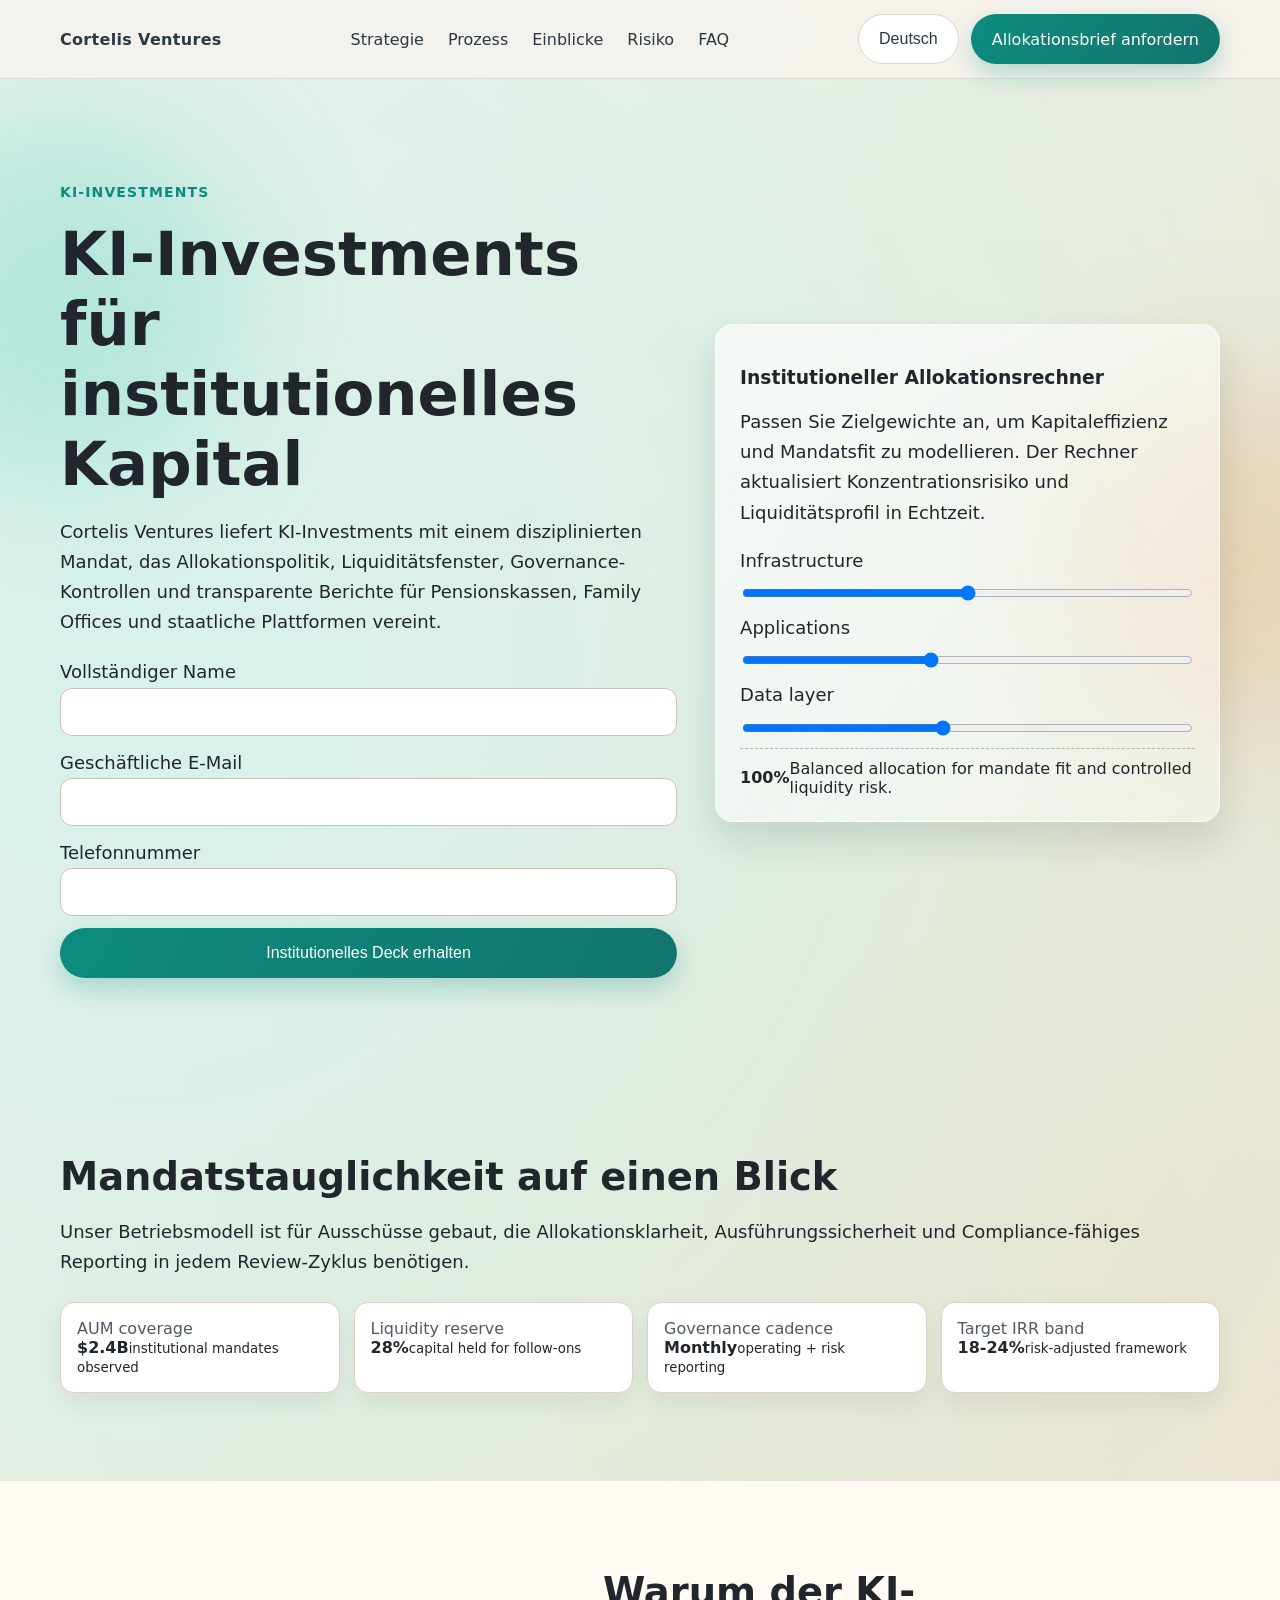
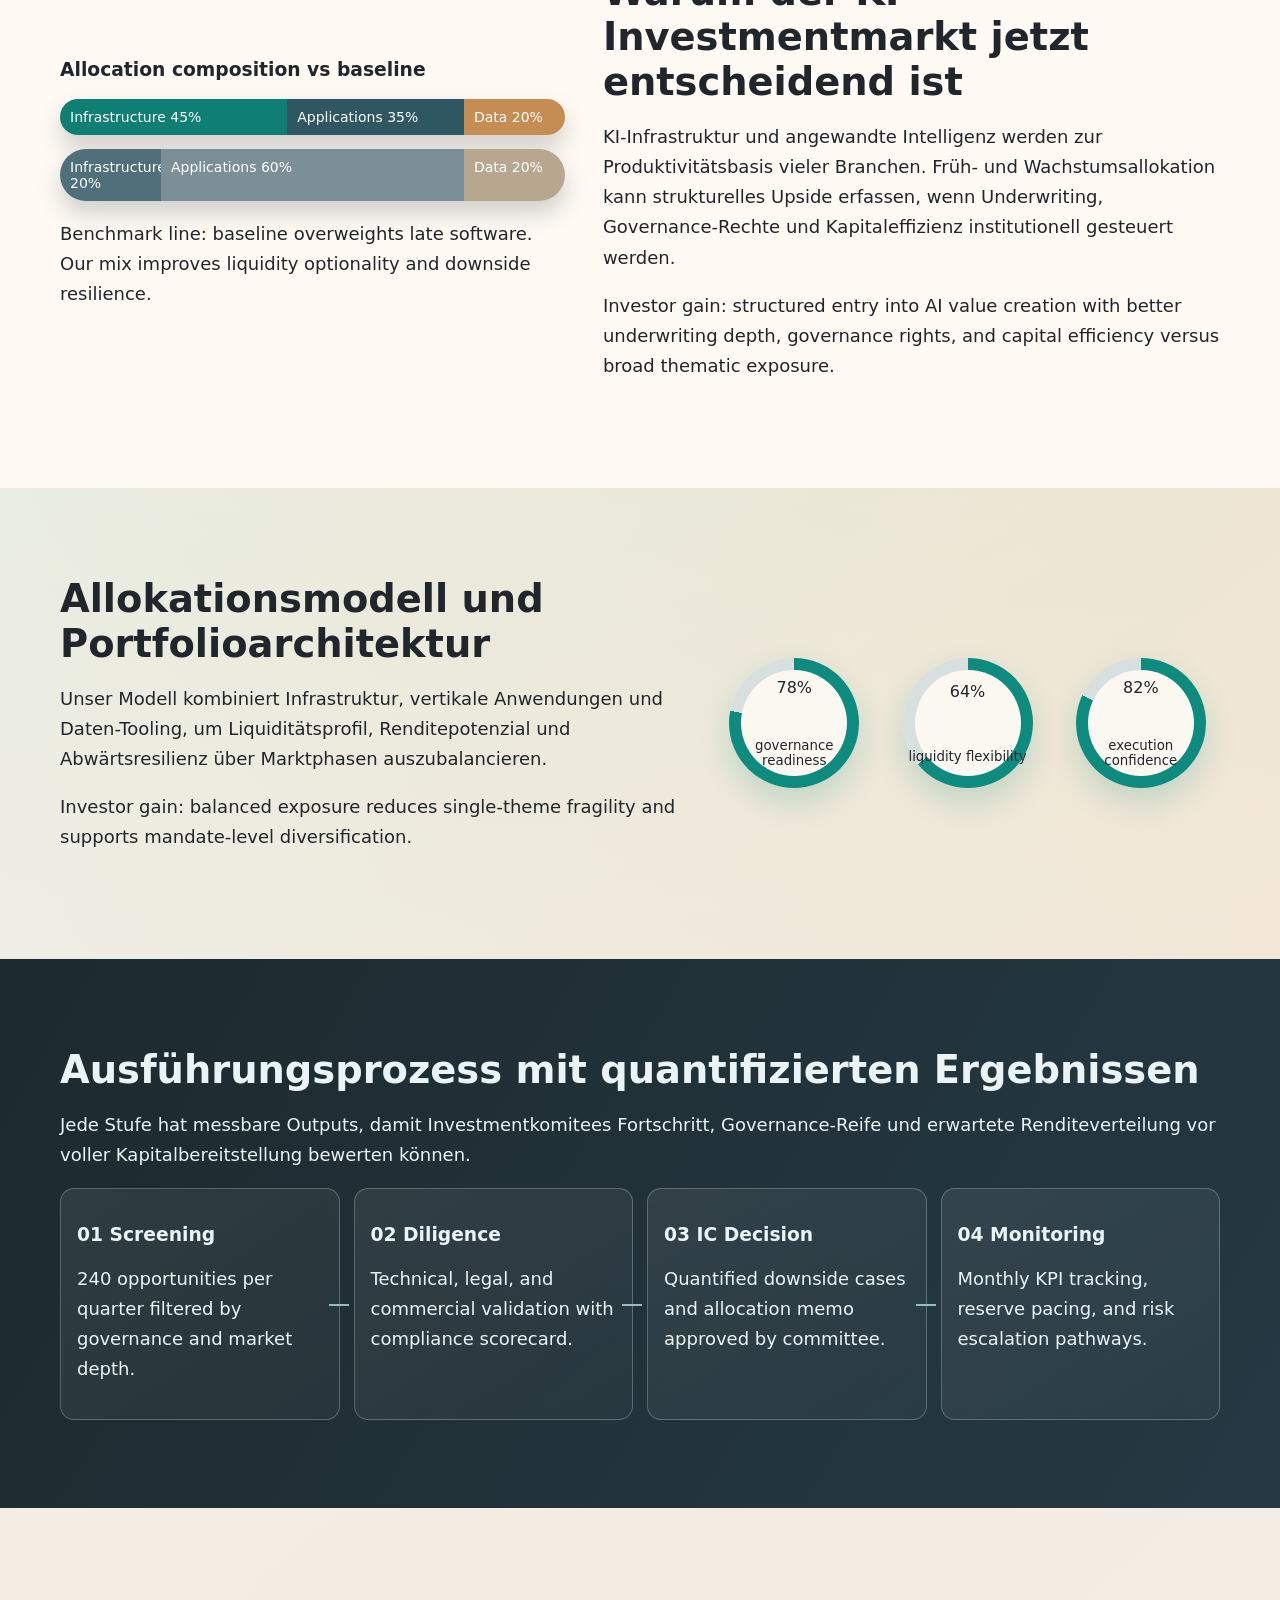
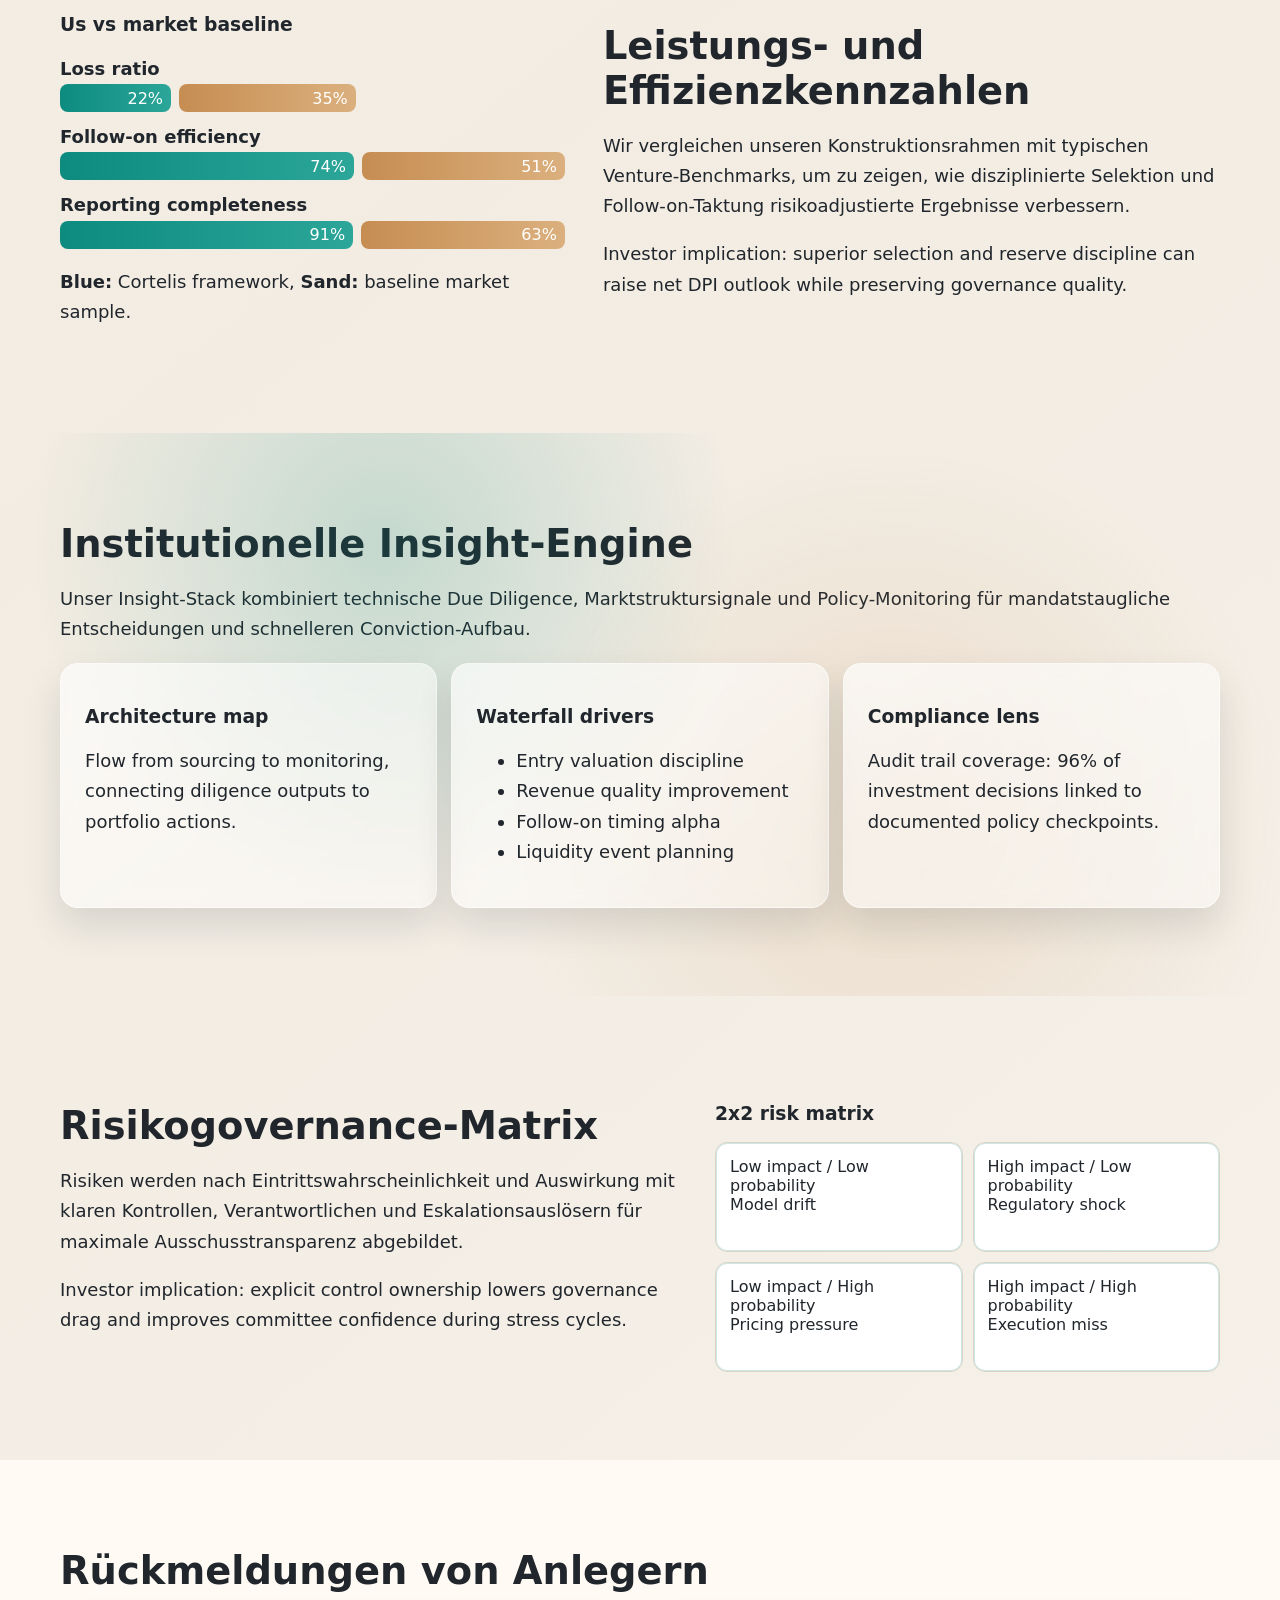
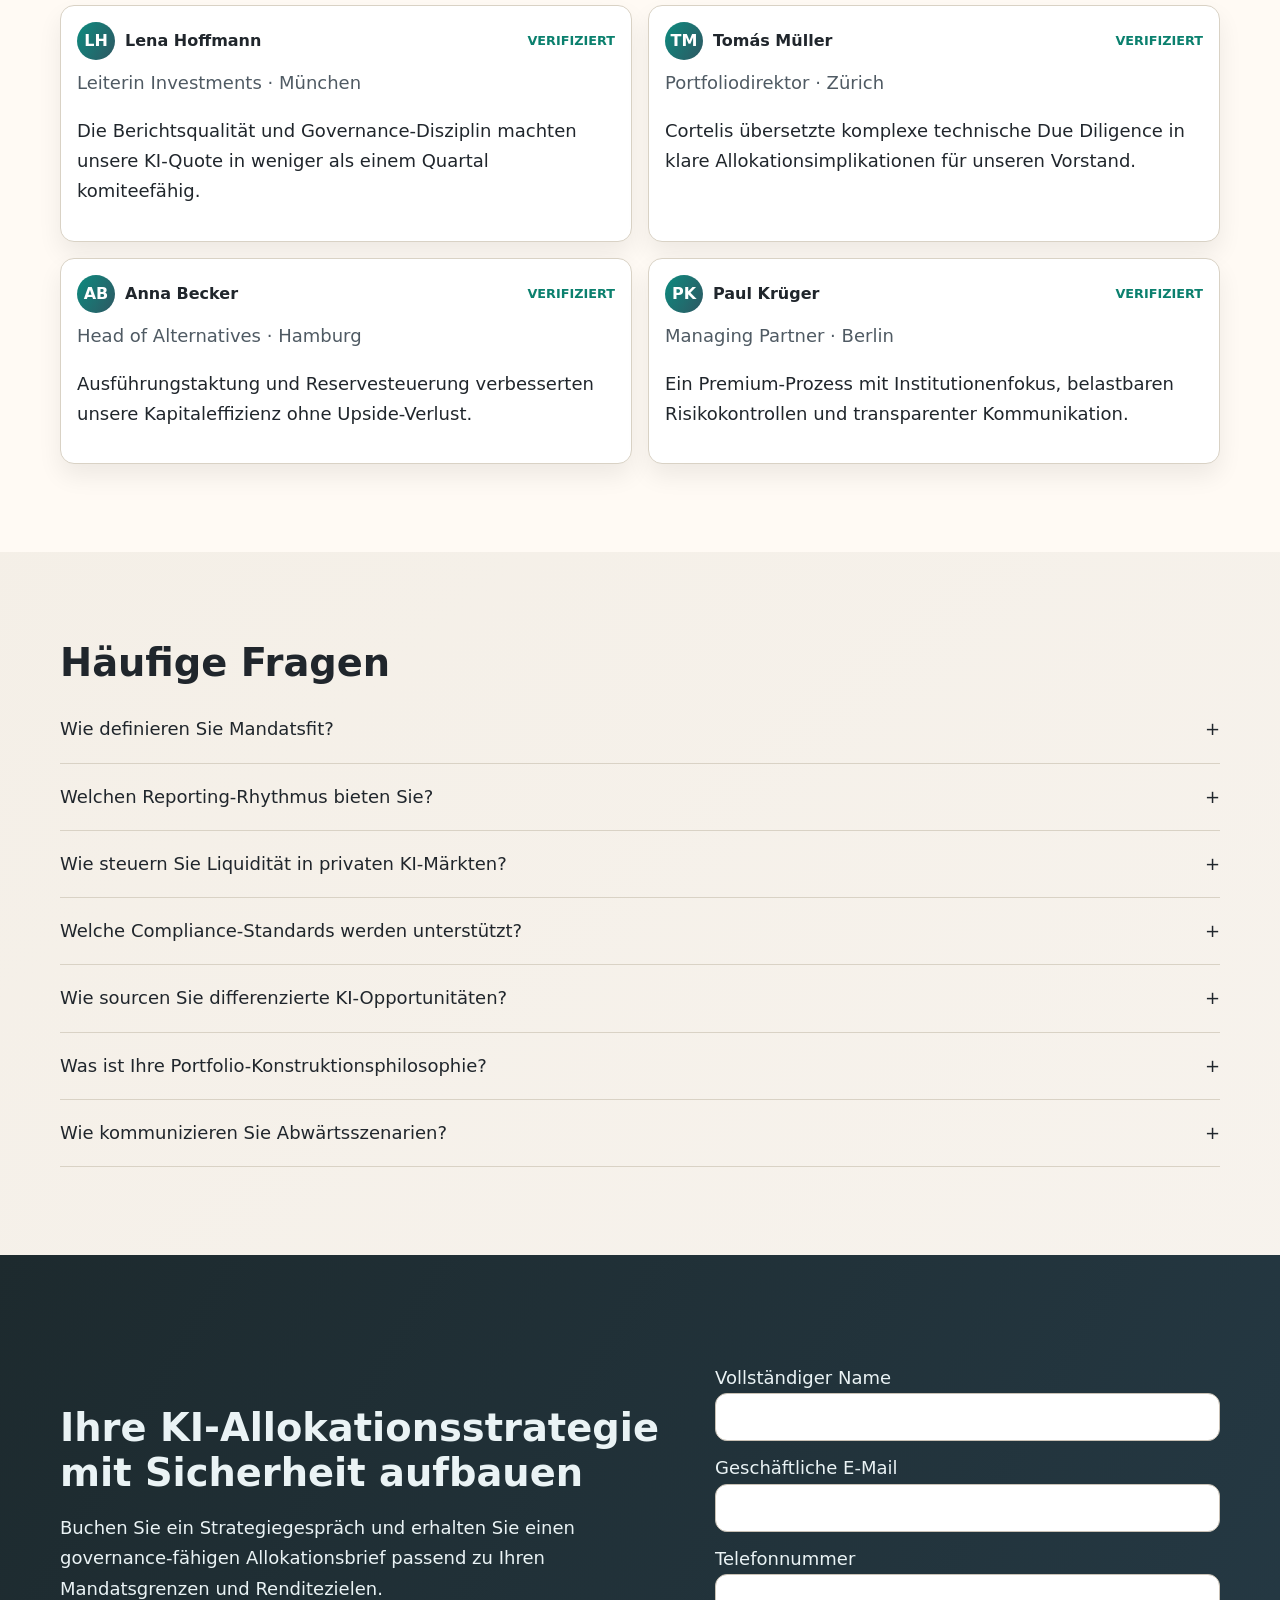
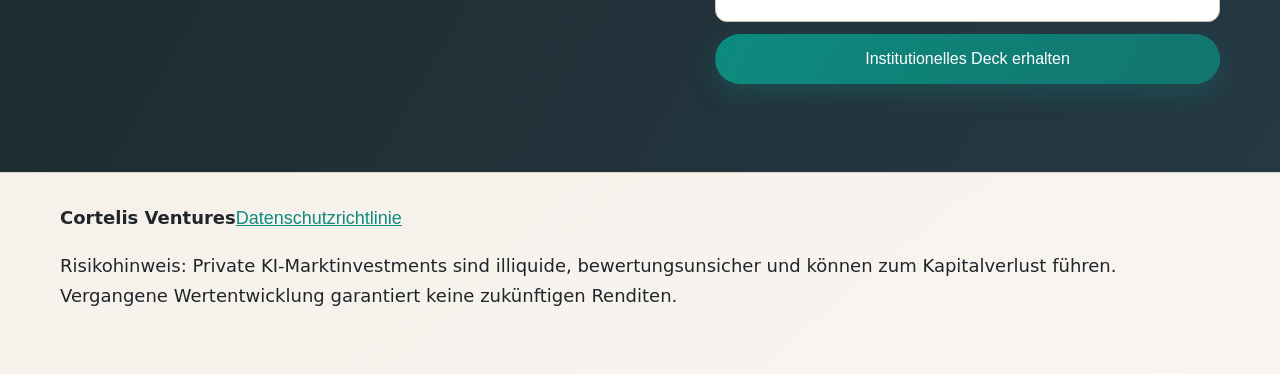
<file: de/index.html>
<!DOCTYPE html>
<html lang="de">
<head>
<meta charset="UTF-8" />
<meta name="viewport" content="width=device-width, initial-scale=1.0" />
<title>Cortelis Ventures | KI-Investments für institutionelle Anleger</title>
<meta name="description" content="Cortelis Ventures bietet institutionelle KI-Investments mit starker Governance, Liquiditätsplanung und risikoadjustierten Renditerahmen für professionelle Investoren." />
<link rel="canonical" href="https://cortelisventures.com/de/index.html" />
<link rel="alternate" hreflang="x-default" href="https://cortelisventures.com/" />
<link rel="alternate" hreflang="de" href="https://cortelisventures.com/de/index.html" />
<link rel="alternate" hreflang="fr" href="https://cortelisventures.com/fr/index.html" />
<link rel="alternate" hreflang="es" href="https://cortelisventures.com/es/index.html" />
<link rel="alternate" hreflang="it" href="https://cortelisventures.com/it/index.html" />
<link rel="alternate" hreflang="tr" href="https://cortelisventures.com/tr/index.html" />
<link rel="alternate" hreflang="pt" href="https://cortelisventures.com/pt/index.html" />
<link rel="alternate" hreflang="ja" href="https://cortelisventures.com/jp/index.html" />
<link rel="alternate" hreflang="sk" href="https://cortelisventures.com/sk/index.html" />
<link rel="alternate" hreflang="nl-BE" href="https://cortelisventures.com/be/index.html" />
<meta property="og:title" content="Cortelis Ventures | KI-Investments für institutionelle Anleger" />
<meta property="og:description" content="Cortelis Ventures bietet institutionelle KI-Investments mit starker Governance, Liquiditätsplanung und risikoadjustierten Renditerahmen für professionelle Investoren." />
<meta property="og:type" content="website" />
<meta property="og:url" content="https://cortelisventures.com/de/index.html" />
<meta name="twitter:card" content="summary_large_image" />
<meta name="twitter:title" content="Cortelis Ventures | KI-Investments für institutionelle Anleger" />
<meta name="twitter:description" content="Cortelis Ventures bietet institutionelle KI-Investments mit starker Governance, Liquiditätsplanung und risikoadjustierten Renditerahmen für professionelle Investoren." />
<link rel="stylesheet" href="../assets/style.css" />
<script type="application/ld+json">{"@context":"https://schema.org","@graph":[{"@type":"Organization","name":"Cortelis Ventures","url":"https://cortelisventures.com/","description":"Cortelis Ventures bietet institutionelle KI-Investments mit starker Governance, Liquiditätsplanung und risikoadjustierten Renditerahmen für professionelle Investoren."},{"@type":"WebSite","name":"Cortelis Ventures","url":"https://cortelisventures.com/"},{"@type":"FAQPage","mainEntity":[{"@type":"Question","name":"Wie definieren Sie Mandatsfit?","acceptedAnswer":{"@type":"Answer","text":"Mandatsfit vereint Zielrendite, Liquiditätstoleranz, Governance-Anforderungen und Sektorgrenzen. Wir quantifizieren die Passung per Scorecard vor jeder Komiteeentscheidung."}},{"@type":"Question","name":"Welchen Reporting-Rhythmus bieten Sie?","acceptedAnswer":{"@type":"Answer","text":"Investoren erhalten monatliche operative Updates, quartalsweise Bewertungs- und Risikopakete sowie Ad-hoc-Governance-Hinweise bei wesentlichen Ereignissen."}},{"@type":"Question","name":"Wie steuern Sie Liquidität in privaten KI-Märkten?","acceptedAnswer":{"@type":"Answer","text":"Wir planen gestaffelte Deployment- und Reservepfade, beobachten Sekundärmarktmöglichkeiten und modellieren Ausschüttungszeitleisten gegen Haltezwang."}},{"@type":"Question","name":"Welche Compliance-Standards werden unterstützt?","acceptedAnswer":{"@type":"Answer","text":"Unser Rahmen unterstützt KYC/AML-Workflows, Side-Letter-Pflichten, ESG-Overlays und auditierbare Entscheidungsprotokolle."}},{"@type":"Question","name":"Wie sourcen Sie differenzierte KI-Opportunitäten?","acceptedAnswer":{"@type":"Answer","text":"Wir verbinden Gründerzugang, technische Produktprüfung und Nachfragevalidierung mit Unternehmenskäufern und Vertriebspartnern."}},{"@type":"Question","name":"Was ist Ihre Portfolio-Konstruktionsphilosophie?","acceptedAnswer":{"@type":"Answer","text":"Wir zielen auf ausgewogene Exponierung über Compute-Infrastruktur, angewandte KI-Software und Datenebenen mit vordefinierten Rebalancing-Gates."}},{"@type":"Question","name":"Wie kommunizieren Sie Abwärtsszenarien?","acceptedAnswer":{"@type":"Answer","text":"Szenariopakete enthalten Basis-, Downside- und Stressfälle mit Kapitalrisikobändern, Maßnahmenplänen und Liquiditätsimplikationen."}}]},{"@type":"Review","itemReviewed":{"@type":"Organization","name":"Cortelis Ventures"},"author":{"@type":"Person","name":"Lena Hoffmann"},"reviewBody":"Die Berichtsqualität und Governance-Disziplin machten unsere KI-Quote in weniger als einem Quartal komiteefähig.","reviewRating":{"@type":"Rating","ratingValue":"5","bestRating":"5"}}]}</script>
</head>
<body>
<div class="bg-glow one"></div><div class="bg-glow two"></div>
<header class="site-header"><div class="container header-wrap">
<a class="brand" href="../index.html">Cortelis Ventures</a>
<nav class="desktop-nav" aria-label="Primary"><a href="#strategy">Strategie</a><a href="#process">Prozess</a><a href="#insights">Einblicke</a><a href="#risk">Risiko</a><a href="#faq">FAQ</a></nav>
<div class="header-actions"><div class="lang-switch"><button class="lang-active" aria-expanded="false">Deutsch</button><div class="lang-menu"><a href="../index.html"><svg viewBox="0 0 24 24" aria-hidden="true"><circle cx="12" cy="12" r="11"></circle></svg>English</a>
<a href="../de/index.html"><svg viewBox="0 0 24 24" aria-hidden="true"><circle cx="12" cy="12" r="11"></circle></svg>Deutsch</a>
<a href="../fr/index.html"><svg viewBox="0 0 24 24" aria-hidden="true"><circle cx="12" cy="12" r="11"></circle></svg>Français</a>
<a href="../es/index.html"><svg viewBox="0 0 24 24" aria-hidden="true"><circle cx="12" cy="12" r="11"></circle></svg>Español</a>
<a href="../it/index.html"><svg viewBox="0 0 24 24" aria-hidden="true"><circle cx="12" cy="12" r="11"></circle></svg>Italiano</a>
<a href="../tr/index.html"><svg viewBox="0 0 24 24" aria-hidden="true"><circle cx="12" cy="12" r="11"></circle></svg>Türkçe</a>
<a href="../pt/index.html"><svg viewBox="0 0 24 24" aria-hidden="true"><circle cx="12" cy="12" r="11"></circle></svg>Português</a>
<a href="../jp/index.html"><svg viewBox="0 0 24 24" aria-hidden="true"><circle cx="12" cy="12" r="11"></circle></svg>日本語</a>
<a href="../sk/index.html"><svg viewBox="0 0 24 24" aria-hidden="true"><circle cx="12" cy="12" r="11"></circle></svg>Slovenčina</a>
<a href="../be/index.html"><svg viewBox="0 0 24 24" aria-hidden="true"><circle cx="12" cy="12" r="11"></circle></svg>Belgium</a></div></div><a class="btn btn-primary" href="#final-cta">Allokationsbrief anfordern</a><button class="burger" aria-label="Open menu" aria-expanded="false"><span></span><span></span><span></span></button></div>
</div></header>
<div class="mobile-drawer" aria-hidden="true"><div class="drawer-panel"><button class="drawer-close" aria-label="Close menu">×</button><nav><a href="#strategy">Strategie</a><a href="#process">Prozess</a><a href="#insights">Einblicke</a><a href="#risk">Risiko</a><a href="#faq">FAQ</a></nav><div class="drawer-lang"><a href="../index.html"><svg viewBox="0 0 24 24" aria-hidden="true"><circle cx="12" cy="12" r="11"></circle></svg>English</a>
<a href="../de/index.html"><svg viewBox="0 0 24 24" aria-hidden="true"><circle cx="12" cy="12" r="11"></circle></svg>Deutsch</a>
<a href="../fr/index.html"><svg viewBox="0 0 24 24" aria-hidden="true"><circle cx="12" cy="12" r="11"></circle></svg>Français</a>
<a href="../es/index.html"><svg viewBox="0 0 24 24" aria-hidden="true"><circle cx="12" cy="12" r="11"></circle></svg>Español</a>
<a href="../it/index.html"><svg viewBox="0 0 24 24" aria-hidden="true"><circle cx="12" cy="12" r="11"></circle></svg>Italiano</a>
<a href="../tr/index.html"><svg viewBox="0 0 24 24" aria-hidden="true"><circle cx="12" cy="12" r="11"></circle></svg>Türkçe</a>
<a href="../pt/index.html"><svg viewBox="0 0 24 24" aria-hidden="true"><circle cx="12" cy="12" r="11"></circle></svg>Português</a>
<a href="../jp/index.html"><svg viewBox="0 0 24 24" aria-hidden="true"><circle cx="12" cy="12" r="11"></circle></svg>日本語</a>
<a href="../sk/index.html"><svg viewBox="0 0 24 24" aria-hidden="true"><circle cx="12" cy="12" r="11"></circle></svg>Slovenčina</a>
<a href="../be/index.html"><svg viewBox="0 0 24 24" aria-hidden="true"><circle cx="12" cy="12" r="11"></circle></svg>Belgium</a></div><a class="btn btn-primary" href="#final-cta">Allokationsbrief anfordern</a></div></div>
<main>
<section class="hero section"><div class="container split"><div><p class="eyebrow">KI-Investments</p><h1>KI-Investments für institutionelles Kapital</h1><p>Cortelis Ventures liefert KI-Investments mit einem disziplinierten Mandat, das Allokationspolitik, Liquiditätsfenster, Governance-Kontrollen und transparente Berichte für Pensionskassen, Family Offices und staatliche Plattformen vereint.</p><form class="lead-form"><label>Vollständiger Name<input type="text" required></label><label>Geschäftliche E-Mail<input type="email" required></label><label>Telefonnummer<input type="tel" required></label><button class="btn btn-primary" type="submit">Institutionelles Deck erhalten</button></form></div><div class="hero-visual glass reveal"><h3>Institutioneller Allokationsrechner</h3><p>Passen Sie Zielgewichte an, um Kapitaleffizienz und Mandatsfit zu modellieren. Der Rechner aktualisiert Konzentrationsrisiko und Liquiditätsprofil in Echtzeit.</p><div class="calc"><label>Infrastructure <input type="range" min="10" max="70" value="40" data-key="infra"></label><label>Applications <input type="range" min="10" max="70" value="35" data-key="apps"></label><label>Data layer <input type="range" min="5" max="50" value="25" data-key="data"></label><div class="calc-output"><strong id="alloc-total">100%</strong><span id="alloc-note">Balanced allocation for mandate fit.</span></div></div></div></div></section>
<section class="kpi-strip section"><div class="container"><h2>Mandatstauglichkeit auf einen Blick</h2><p>Unser Betriebsmodell ist für Ausschüsse gebaut, die Allokationsklarheit, Ausführungssicherheit und Compliance-fähiges Reporting in jedem Review-Zyklus benötigen.</p><div class="kpi-grid"><div><span>AUM coverage</span><strong>$2.4B</strong><small>institutional mandates observed</small></div><div><span>Liquidity reserve</span><strong>28%</strong><small>capital held for follow-ons</small></div><div><span>Governance cadence</span><strong>Monthly</strong><small>operating + risk reporting</small></div><div><span>Target IRR band</span><strong>18-24%</strong><small>risk-adjusted framework</small></div></div></div></section>
<section id="strategy" class="section alt"><div class="container split reverse"><div><h2>Warum der KI-Investmentmarkt jetzt entscheidend ist</h2><p>KI-Infrastruktur und angewandte Intelligenz werden zur Produktivitätsbasis vieler Branchen. Früh- und Wachstumsallokation kann strukturelles Upside erfassen, wenn Underwriting, Governance-Rechte und Kapitaleffizienz institutionell gesteuert werden.</p><p>Investor gain: structured entry into AI value creation with better underwriting depth, governance rights, and capital efficiency versus broad thematic exposure.</p></div><div class="stacked-chart reveal"><h3>Allocation composition vs baseline</h3><div class="bar"><span style="width:45%">Infrastructure 45%</span><span style="width:35%">Applications 35%</span><span style="width:20%">Data 20%</span></div><div class="bar baseline"><span style="width:20%">Infrastructure 20%</span><span style="width:60%">Applications 60%</span><span style="width:20%">Data 20%</span></div><p>Benchmark line: baseline overweights late software. Our mix improves liquidity optionality and downside resilience.</p></div></div></section>
<section class="section"><div class="container split"><div><h2>Allokationsmodell und Portfolioarchitektur</h2><p>Unser Modell kombiniert Infrastruktur, vertikale Anwendungen und Daten-Tooling, um Liquiditätsprofil, Renditepotenzial und Abwärtsresilienz über Marktphasen auszubalancieren.</p><p>Investor gain: balanced exposure reduces single-theme fragility and supports mandate-level diversification.</p></div><div class="radial-grid reveal"><div class="ring" style="--val:78"><span>78%</span><small>governance readiness</small></div><div class="ring" style="--val:64"><span>64%</span><small>liquidity flexibility</small></div><div class="ring" style="--val:82"><span>82%</span><small>execution confidence</small></div></div></div></section>
<section id="process" class="section dark"><div class="container"><h2>Ausführungsprozess mit quantifizierten Ergebnissen</h2><p>Jede Stufe hat messbare Outputs, damit Investmentkomitees Fortschritt, Governance-Reife und erwartete Renditeverteilung vor voller Kapitalbereitstellung bewerten können.</p><div class="timeline reveal"><div><h3>01 Screening</h3><p>240 opportunities per quarter filtered by governance and market depth.</p></div><div><h3>02 Diligence</h3><p>Technical, legal, and commercial validation with compliance scorecard.</p></div><div><h3>03 IC Decision</h3><p>Quantified downside cases and allocation memo approved by committee.</p></div><div><h3>04 Monitoring</h3><p>Monthly KPI tracking, reserve pacing, and risk escalation pathways.</p></div></div></div></section>
<section class="section"><div class="container split reverse"><div><h2>Leistungs- und Effizienzkennzahlen</h2><p>Wir vergleichen unseren Konstruktionsrahmen mit typischen Venture-Benchmarks, um zu zeigen, wie disziplinierte Selektion und Follow-on-Taktung risikoadjustierte Ergebnisse verbessern.</p><p>Investor implication: superior selection and reserve discipline can raise net DPI outlook while preserving governance quality.</p></div><div class="dual-bars reveal"><h3>Us vs market baseline</h3><div><label>Loss ratio</label><div><span style="width:22%">22%</span><em style="width:35%">35%</em></div></div><div><label>Follow-on efficiency</label><div><span style="width:74%">74%</span><em style="width:51%">51%</em></div></div><div><label>Reporting completeness</label><div><span style="width:91%">91%</span><em style="width:63%">63%</em></div></div><p><b>Blue:</b> Cortelis framework, <b>Sand:</b> baseline market sample.</p></div></div></section>
<section id="insights" class="section mesh"><div class="container"><h2>Institutionelle Insight-Engine</h2><p>Unser Insight-Stack kombiniert technische Due Diligence, Marktstruktursignale und Policy-Monitoring für mandatstaugliche Entscheidungen und schnelleren Conviction-Aufbau.</p><div class="insight-grid"><article class="glass reveal"><h3>Architecture map</h3><p>Flow from sourcing to monitoring, connecting diligence outputs to portfolio actions.</p></article><article class="glass reveal"><h3>Waterfall drivers</h3><ul><li>Entry valuation discipline</li><li>Revenue quality improvement</li><li>Follow-on timing alpha</li><li>Liquidity event planning</li></ul></article><article class="glass reveal"><h3>Compliance lens</h3><p>Audit trail coverage: 96% of investment decisions linked to documented policy checkpoints.</p></article></div></div></section>
<section id="risk" class="section"><div class="container split"><div><h2>Risikogovernance-Matrix</h2><p>Risiken werden nach Eintrittswahrscheinlichkeit und Auswirkung mit klaren Kontrollen, Verantwortlichen und Eskalationsauslösern für maximale Ausschusstransparenz abgebildet.</p><p>Investor implication: explicit control ownership lowers governance drag and improves committee confidence during stress cycles.</p></div><div class="risk-matrix reveal"><h3>2x2 risk matrix</h3><div class="grid"><span>Low impact / Low probability<br>Model drift</span><span>High impact / Low probability<br>Regulatory shock</span><span>Low impact / High probability<br>Pricing pressure</span><span>High impact / High probability<br>Execution miss</span></div></div></div></section>
<section class="section alt"><div class="container"><h2>Rückmeldungen von Anlegern</h2><div class="reviews"><article class="review-card reveal"><div class="review-head"><div class="avatar">LH</div><h3>Lena Hoffmann</h3><span class="verified">VERIFIZIERT</span></div><p class="meta">Leiterin Investments · München</p><p>Die Berichtsqualität und Governance-Disziplin machten unsere KI-Quote in weniger als einem Quartal komiteefähig.</p></article>
<article class="review-card reveal"><div class="review-head"><div class="avatar">TM</div><h3>Tomás Müller</h3><span class="verified">VERIFIZIERT</span></div><p class="meta">Portfoliodirektor · Zürich</p><p>Cortelis übersetzte komplexe technische Due Diligence in klare Allokationsimplikationen für unseren Vorstand.</p></article>
<article class="review-card reveal"><div class="review-head"><div class="avatar">AB</div><h3>Anna Becker</h3><span class="verified">VERIFIZIERT</span></div><p class="meta">Head of Alternatives · Hamburg</p><p>Ausführungstaktung und Reservesteuerung verbesserten unsere Kapitaleffizienz ohne Upside-Verlust.</p></article>
<article class="review-card reveal"><div class="review-head"><div class="avatar">PK</div><h3>Paul Krüger</h3><span class="verified">VERIFIZIERT</span></div><p class="meta">Managing Partner · Berlin</p><p>Ein Premium-Prozess mit Institutionenfokus, belastbaren Risikokontrollen und transparenter Kommunikation.</p></article></div></div></section>
<section id="faq" class="section"><div class="container"><h2>Häufige Fragen</h2><div class="faq"><div class="faq-item"><button class="faq-q" aria-expanded="false"><span>Wie definieren Sie Mandatsfit?</span><span>+</span></button><div class="faq-a"><p>Mandatsfit vereint Zielrendite, Liquiditätstoleranz, Governance-Anforderungen und Sektorgrenzen. Wir quantifizieren die Passung per Scorecard vor jeder Komiteeentscheidung.</p></div></div>
<div class="faq-item"><button class="faq-q" aria-expanded="false"><span>Welchen Reporting-Rhythmus bieten Sie?</span><span>+</span></button><div class="faq-a"><p>Investoren erhalten monatliche operative Updates, quartalsweise Bewertungs- und Risikopakete sowie Ad-hoc-Governance-Hinweise bei wesentlichen Ereignissen.</p></div></div>
<div class="faq-item"><button class="faq-q" aria-expanded="false"><span>Wie steuern Sie Liquidität in privaten KI-Märkten?</span><span>+</span></button><div class="faq-a"><p>Wir planen gestaffelte Deployment- und Reservepfade, beobachten Sekundärmarktmöglichkeiten und modellieren Ausschüttungszeitleisten gegen Haltezwang.</p></div></div>
<div class="faq-item"><button class="faq-q" aria-expanded="false"><span>Welche Compliance-Standards werden unterstützt?</span><span>+</span></button><div class="faq-a"><p>Unser Rahmen unterstützt KYC/AML-Workflows, Side-Letter-Pflichten, ESG-Overlays und auditierbare Entscheidungsprotokolle.</p></div></div>
<div class="faq-item"><button class="faq-q" aria-expanded="false"><span>Wie sourcen Sie differenzierte KI-Opportunitäten?</span><span>+</span></button><div class="faq-a"><p>Wir verbinden Gründerzugang, technische Produktprüfung und Nachfragevalidierung mit Unternehmenskäufern und Vertriebspartnern.</p></div></div>
<div class="faq-item"><button class="faq-q" aria-expanded="false"><span>Was ist Ihre Portfolio-Konstruktionsphilosophie?</span><span>+</span></button><div class="faq-a"><p>Wir zielen auf ausgewogene Exponierung über Compute-Infrastruktur, angewandte KI-Software und Datenebenen mit vordefinierten Rebalancing-Gates.</p></div></div>
<div class="faq-item"><button class="faq-q" aria-expanded="false"><span>Wie kommunizieren Sie Abwärtsszenarien?</span><span>+</span></button><div class="faq-a"><p>Szenariopakete enthalten Basis-, Downside- und Stressfälle mit Kapitalrisikobändern, Maßnahmenplänen und Liquiditätsimplikationen.</p></div></div></div></div></section>
<section id="final-cta" class="section dark"><div class="container split"><div><h2>Ihre KI-Allokationsstrategie mit Sicherheit aufbauen</h2><p>Buchen Sie ein Strategiegespräch und erhalten Sie einen governance-fähigen Allokationsbrief passend zu Ihren Mandatsgrenzen und Renditezielen.</p></div><form class="lead-form"><label>Vollständiger Name<input type="text" required></label><label>Geschäftliche E-Mail<input type="email" required></label><label>Telefonnummer<input type="tel" required></label><button class="btn btn-primary" type="submit">Institutionelles Deck erhalten</button></form></div></section>
</main>
<footer class="site-footer"><div class="container"><strong>Cortelis Ventures</strong><button class="privacy-link" data-open-modal>Datenschutzrichtlinie</button><p>Risikohinweis: Private KI-Marktinvestments sind illiquide, bewertungsunsicher und können zum Kapitalverlust führen. Vergangene Wertentwicklung garantiert keine zukünftigen Renditen.</p></div></footer>
<div class="modal" id="privacy-modal" aria-hidden="true"><div class="modal-panel" role="dialog" aria-modal="true" aria-labelledby="privacy-title"><button class="modal-x" data-close-modal aria-label="Close">×</button><h2 id="privacy-title">Datenschutzrichtlinie</h2><div class="modal-content"><h3>Introduction</h3><p>Cortelis Ventures liefert KI-Investments mit einem disziplinierten Mandat, das Allokationspolitik, Liquiditätsfenster, Governance-Kontrollen und transparente Berichte für Pensionskassen, Family Offices und staatliche Plattformen vereint.</p><h3>Data collection</h3><p>We collect form submissions, website analytics events, and communication records required for investor onboarding and mandate support.</p><h3>Legal basis</h3><p>Processing is based on consent, legitimate interest for B2B communication, and contractual necessity during due diligence phases.</p><h3>Cookies</h3><p>Essential cookies support language persistence and accessibility features; analytics cookies measure engagement quality.</p><h3>Retention</h3><p>Lead data is retained according to regulatory requirements and deleted when no longer needed for investment communication.</p><h3>Third-party sharing</h3><p>Data is shared only with regulated service providers, counsel, and administrators supporting execution and compliance.</p><h3>Security</h3><p>We apply encryption in transit, restricted access controls, and governance audits.</p><h3>User rights</h3><p>You may request access, correction, deletion, or restriction of your data where applicable.</p><h3>International transfers</h3><p>Cross-border transfers rely on contractual safeguards and approved legal mechanisms.</p><h3>Industry risk disclosure</h3><p>AI investment opportunities involve technology risk, market volatility, liquidity constraints, and regulatory change risk.</p><h3>Contact</h3><p>privacy@cortelisventures.com</p></div><div class="modal-footer"><button class="btn" data-close-modal>Close</button></div></div></div>
<script defer src="../assets/app.js"></script>
</body></html>
</file>
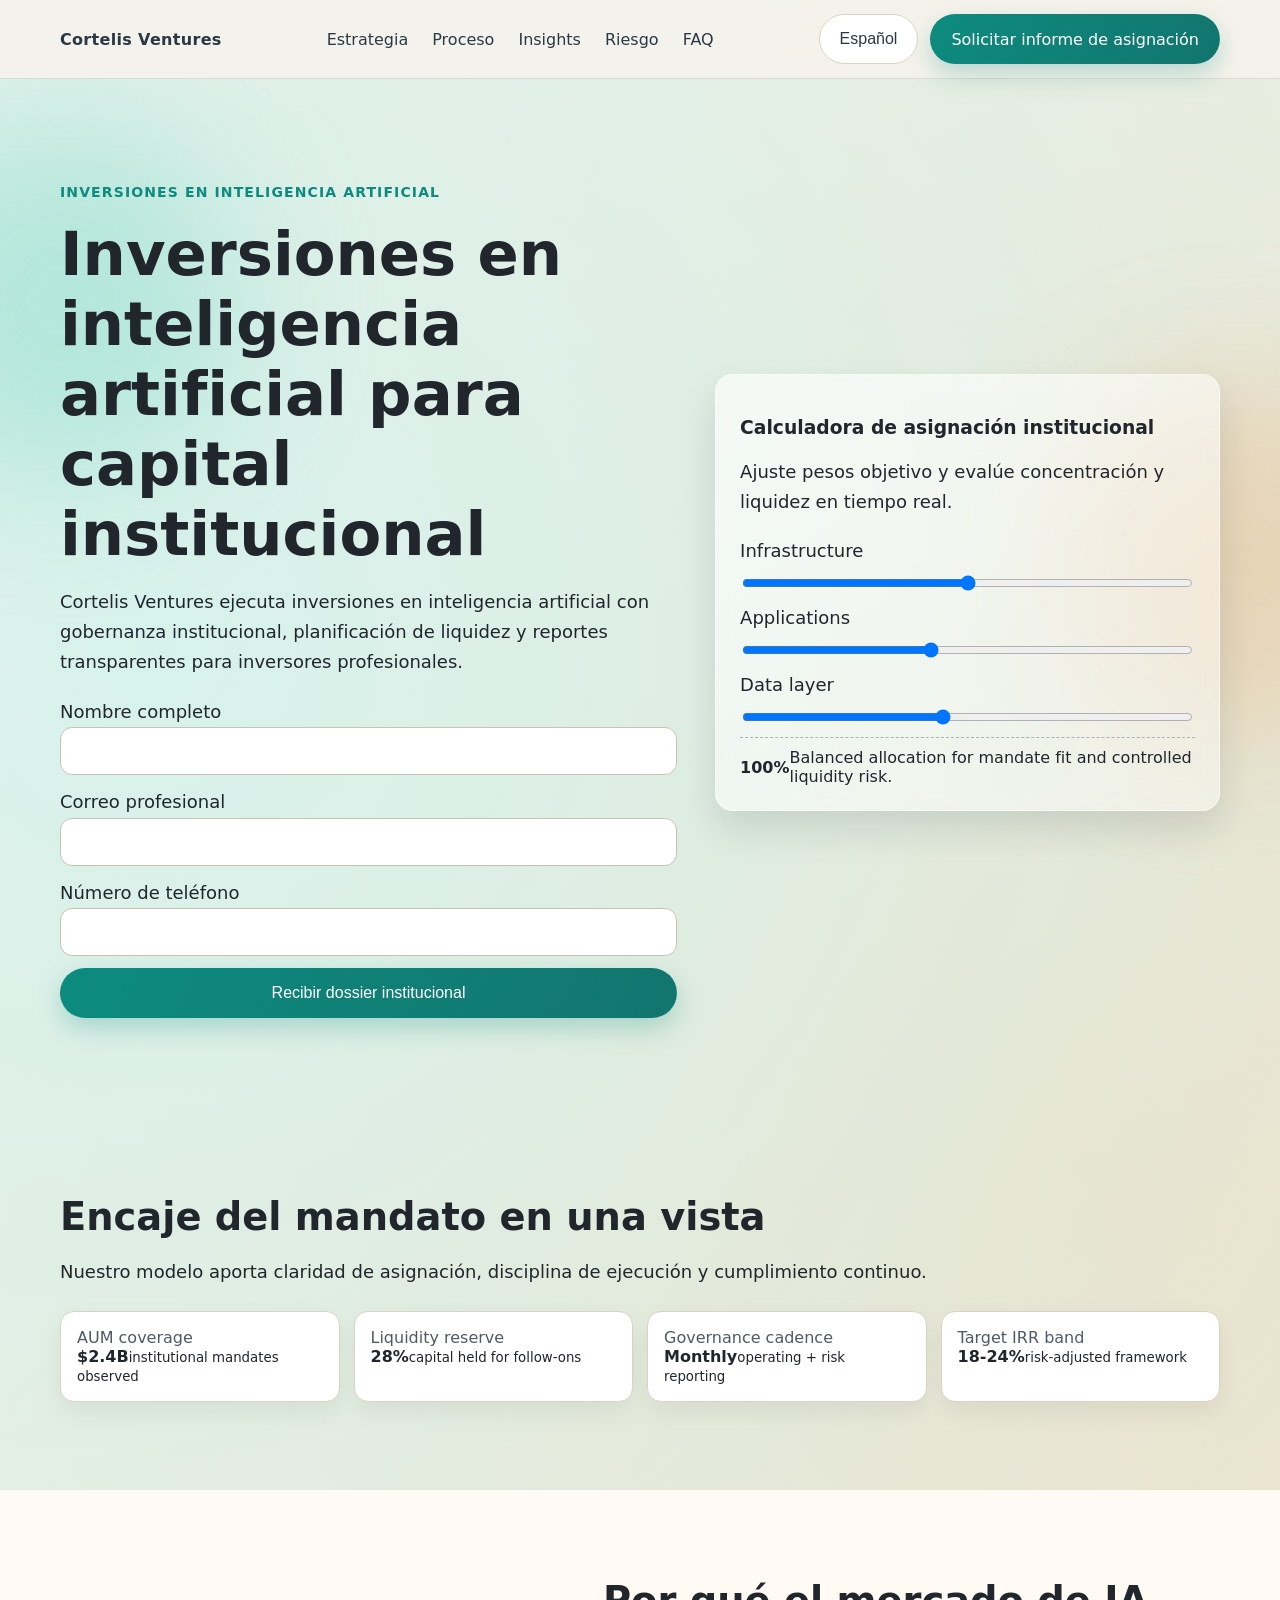
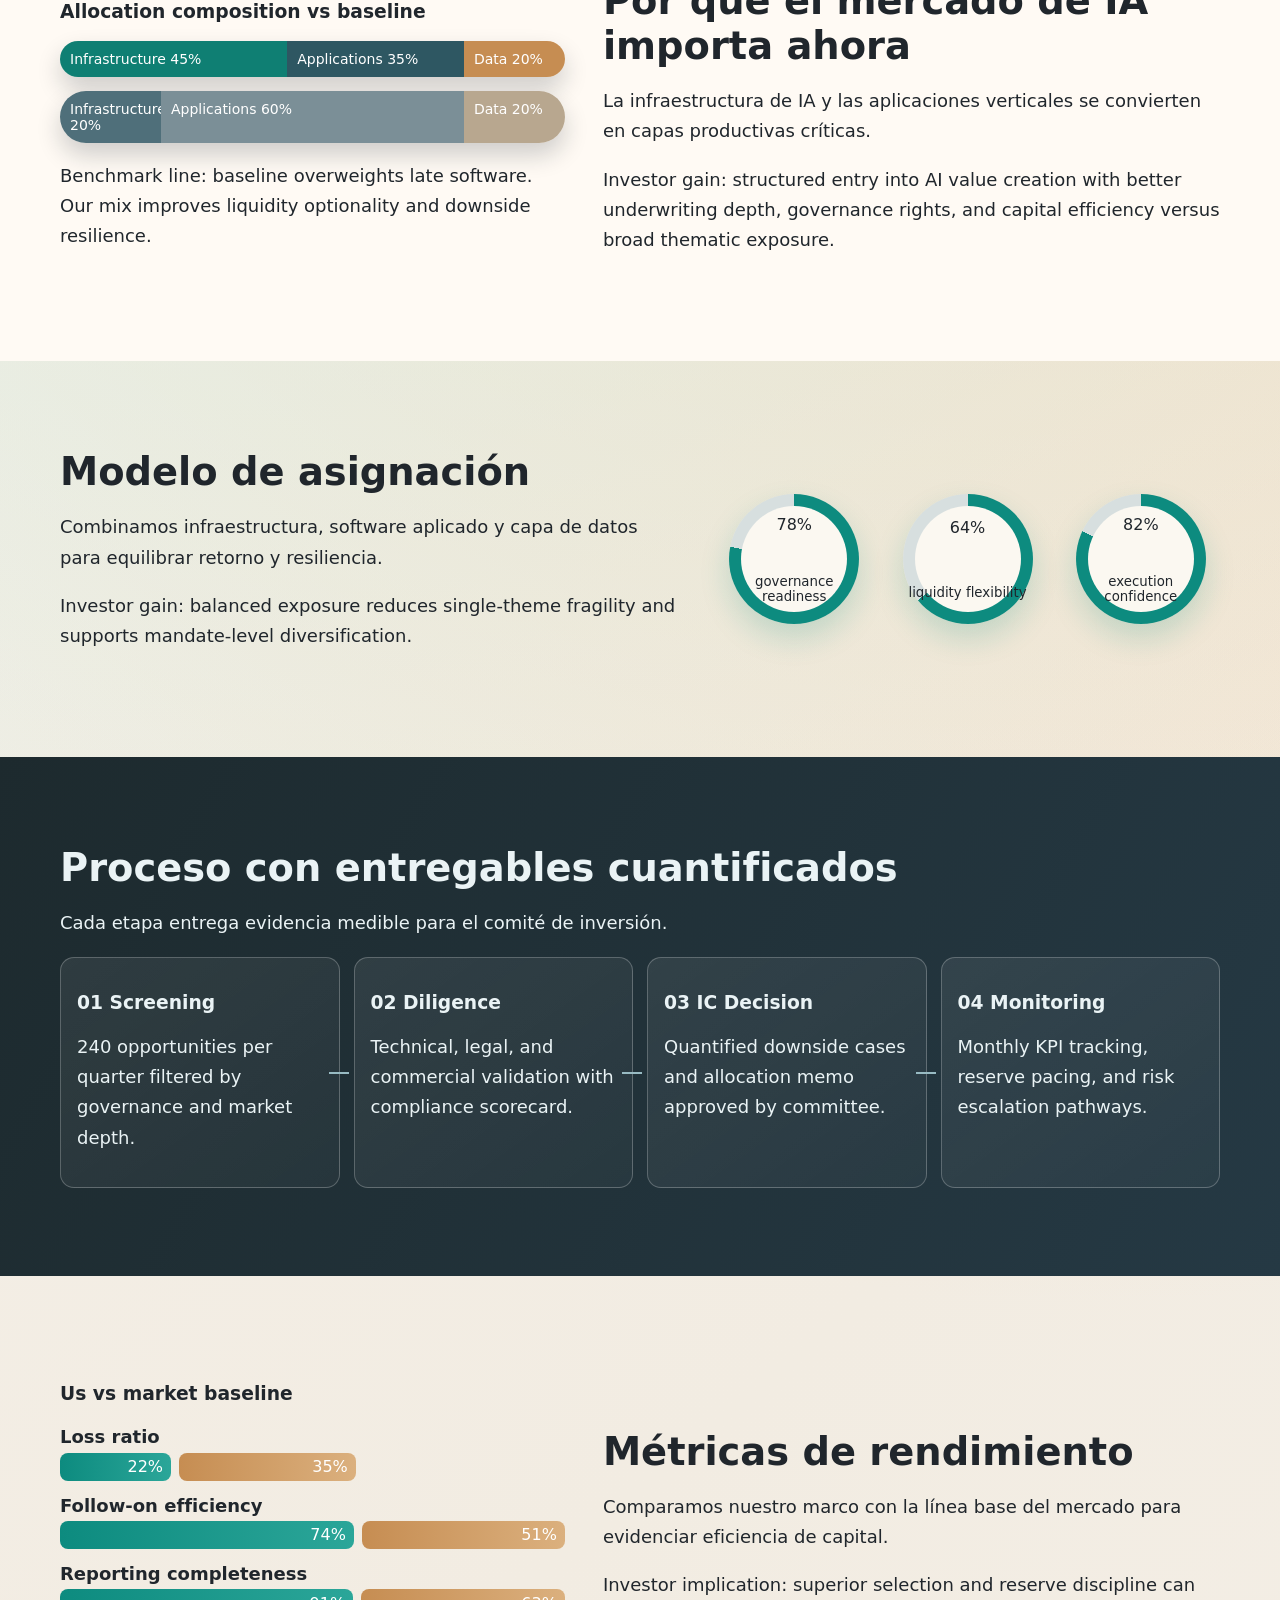
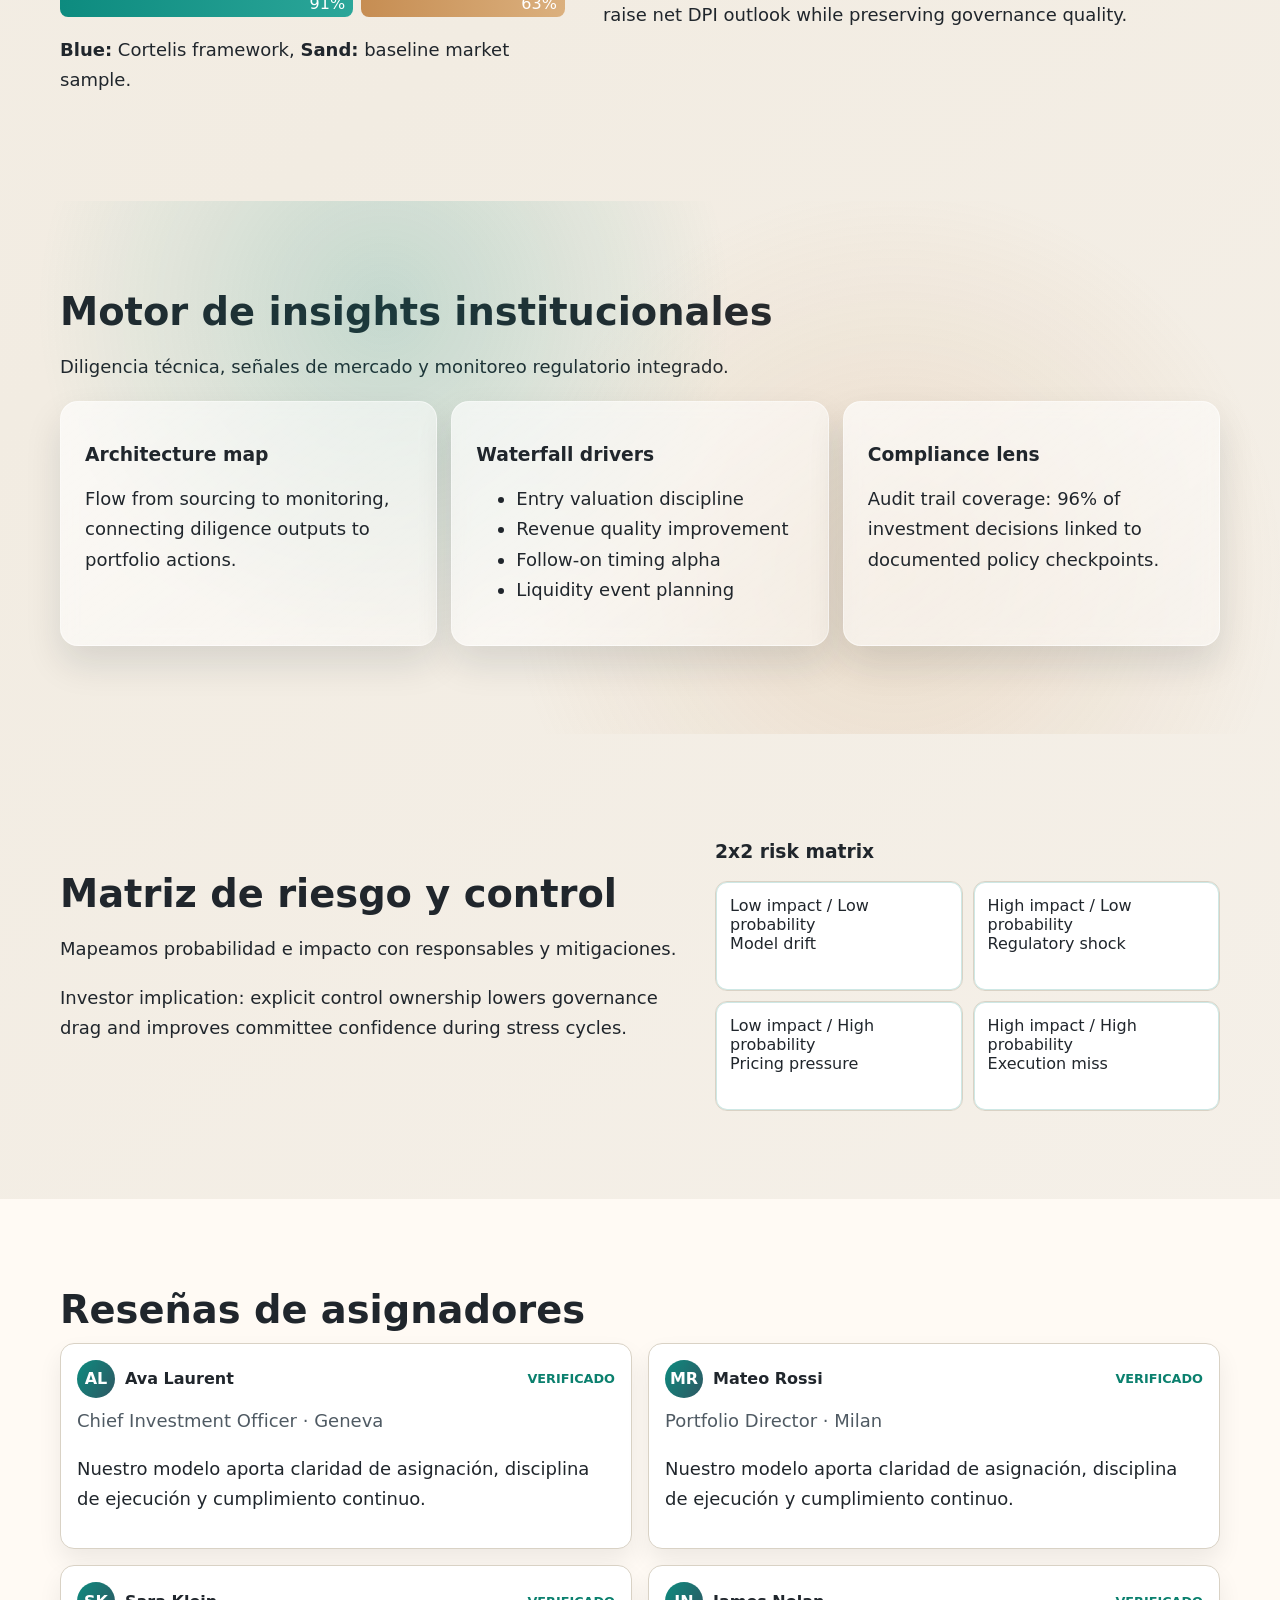
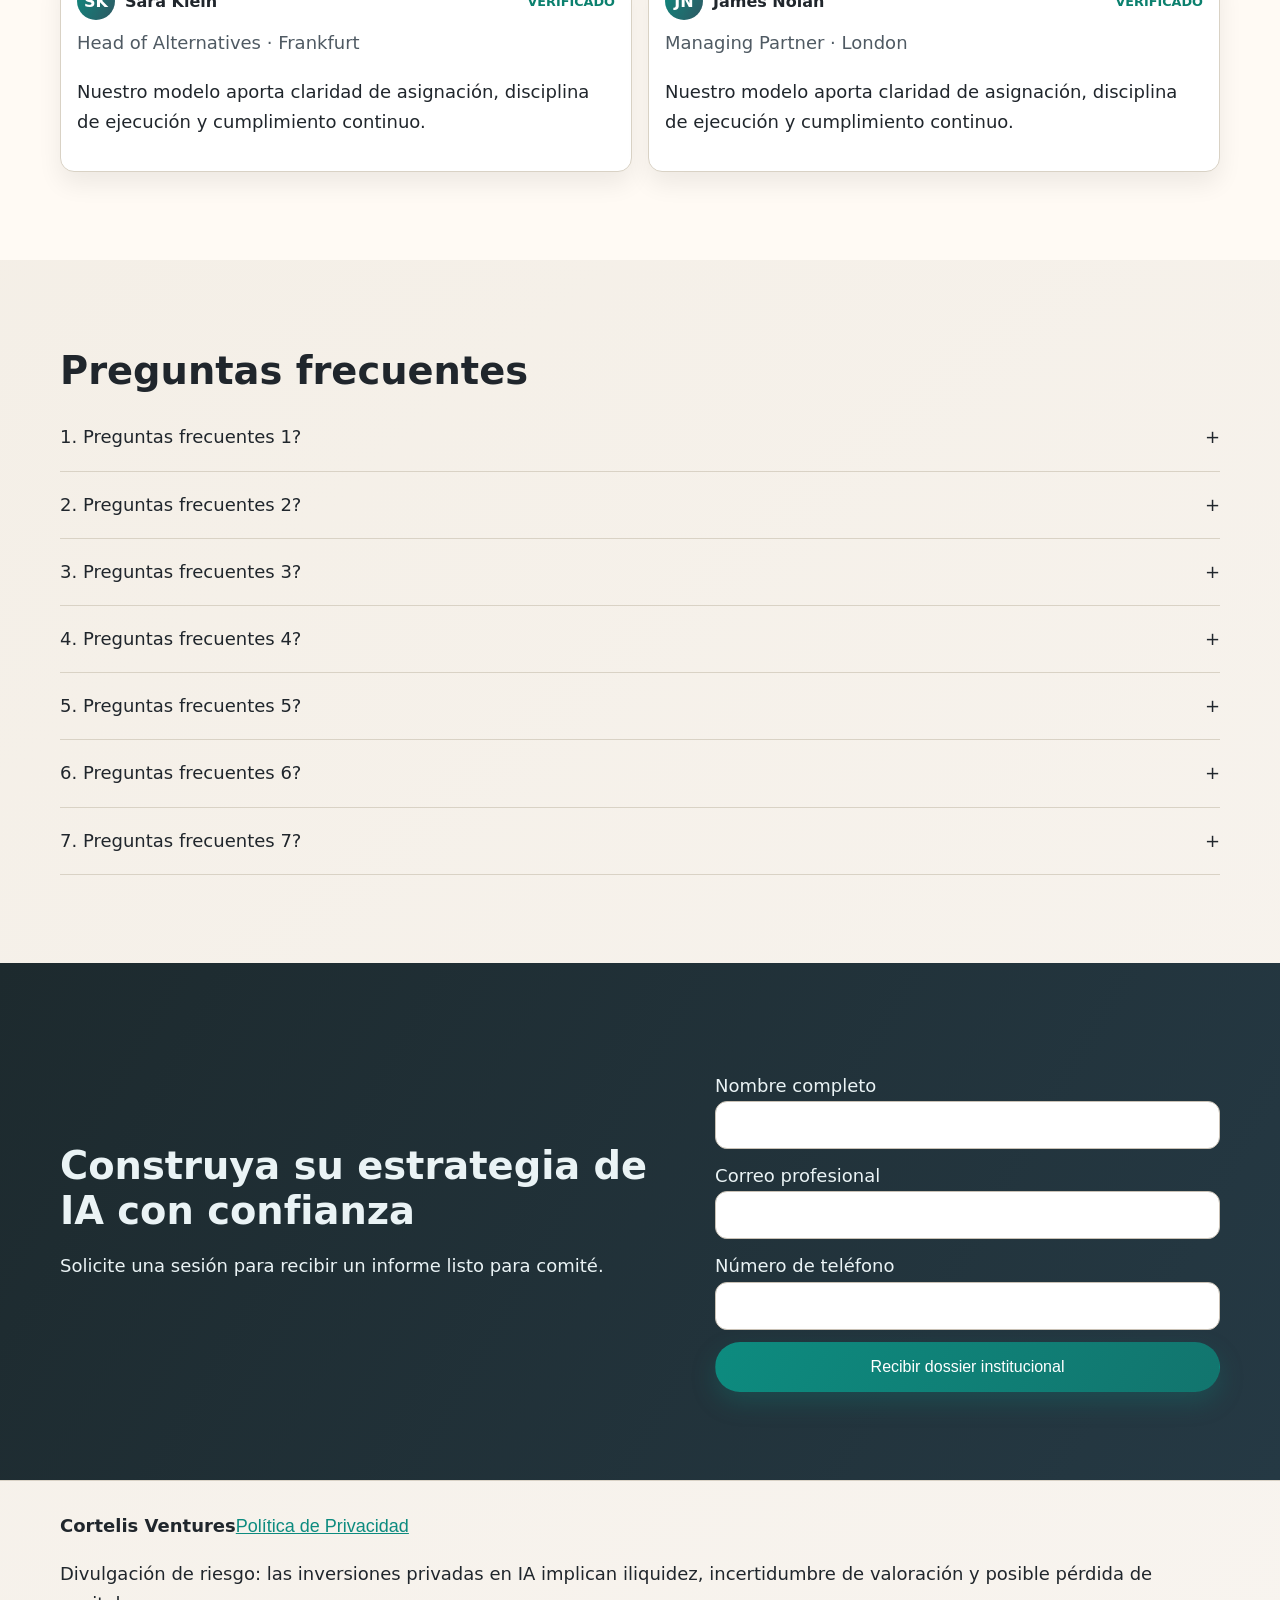
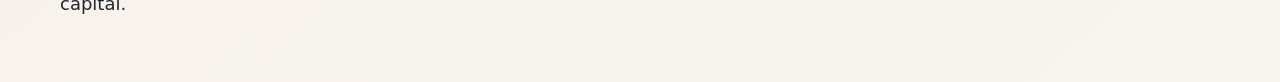
<file: es/index.html>
<!DOCTYPE html>
<html lang="es">
<head>
<meta charset="UTF-8" />
<meta name="viewport" content="width=device-width, initial-scale=1.0" />
<title>Cortelis Ventures | Inversiones en inteligencia artificial para capital institucional</title>
<meta name="description" content="Cortelis Ventures levert institutionele inversiones en inteligencia artificial para capital institucional met governance, liquiditeitsplanning en risicogecorrigeerde rendementskaders." />
<link rel="canonical" href="https://cortelisventures.com/es/index.html" />
<link rel="alternate" hreflang="x-default" href="https://cortelisventures.com/" />
<link rel="alternate" hreflang="de" href="https://cortelisventures.com/de/index.html" />
<link rel="alternate" hreflang="fr" href="https://cortelisventures.com/fr/index.html" />
<link rel="alternate" hreflang="es" href="https://cortelisventures.com/es/index.html" />
<link rel="alternate" hreflang="it" href="https://cortelisventures.com/it/index.html" />
<link rel="alternate" hreflang="tr" href="https://cortelisventures.com/tr/index.html" />
<link rel="alternate" hreflang="pt" href="https://cortelisventures.com/pt/index.html" />
<link rel="alternate" hreflang="ja" href="https://cortelisventures.com/jp/index.html" />
<link rel="alternate" hreflang="sk" href="https://cortelisventures.com/sk/index.html" />
<link rel="alternate" hreflang="nl-BE" href="https://cortelisventures.com/be/index.html" />
<meta property="og:title" content="Cortelis Ventures | Inversiones en inteligencia artificial para capital institucional" />
<meta property="og:description" content="Cortelis Ventures levert institutionele inversiones en inteligencia artificial para capital institucional met governance, liquiditeitsplanning en risicogecorrigeerde rendementskaders." />
<meta property="og:type" content="website" />
<meta property="og:url" content="https://cortelisventures.com/es/index.html" />
<meta name="twitter:card" content="summary_large_image" />
<meta name="twitter:title" content="Cortelis Ventures | Inversiones en inteligencia artificial para capital institucional" />
<meta name="twitter:description" content="Cortelis Ventures levert institutionele inversiones en inteligencia artificial para capital institucional met governance, liquiditeitsplanning en risicogecorrigeerde rendementskaders." />
<link rel="stylesheet" href="../assets/style.css" />
<script type="application/ld+json">{"@context":"https://schema.org","@graph":[{"@type":"Organization","name":"Cortelis Ventures","url":"https://cortelisventures.com/","description":"Cortelis Ventures levert institutionele inversiones en inteligencia artificial para capital institucional met governance, liquiditeitsplanning en risicogecorrigeerde rendementskaders."},{"@type":"WebSite","name":"Cortelis Ventures","url":"https://cortelisventures.com/"},{"@type":"FAQPage","mainEntity":[{"@type":"Question","name":"1. Preguntas frecuentes 1?","acceptedAnswer":{"@type":"Answer","text":"Cada etapa entrega evidencia medible para el comité de inversión. Mapeamos probabilidad e impacto con responsables y mitigaciones."}},{"@type":"Question","name":"2. Preguntas frecuentes 2?","acceptedAnswer":{"@type":"Answer","text":"Cada etapa entrega evidencia medible para el comité de inversión. Mapeamos probabilidad e impacto con responsables y mitigaciones."}},{"@type":"Question","name":"3. Preguntas frecuentes 3?","acceptedAnswer":{"@type":"Answer","text":"Cada etapa entrega evidencia medible para el comité de inversión. Mapeamos probabilidad e impacto con responsables y mitigaciones."}},{"@type":"Question","name":"4. Preguntas frecuentes 4?","acceptedAnswer":{"@type":"Answer","text":"Cada etapa entrega evidencia medible para el comité de inversión. Mapeamos probabilidad e impacto con responsables y mitigaciones."}},{"@type":"Question","name":"5. Preguntas frecuentes 5?","acceptedAnswer":{"@type":"Answer","text":"Cada etapa entrega evidencia medible para el comité de inversión. Mapeamos probabilidad e impacto con responsables y mitigaciones."}},{"@type":"Question","name":"6. Preguntas frecuentes 6?","acceptedAnswer":{"@type":"Answer","text":"Cada etapa entrega evidencia medible para el comité de inversión. Mapeamos probabilidad e impacto con responsables y mitigaciones."}},{"@type":"Question","name":"7. Preguntas frecuentes 7?","acceptedAnswer":{"@type":"Answer","text":"Cada etapa entrega evidencia medible para el comité de inversión. Mapeamos probabilidad e impacto con responsables y mitigaciones."}}]},{"@type":"Review","itemReviewed":{"@type":"Organization","name":"Cortelis Ventures"},"author":{"@type":"Person","name":"Ava Laurent"},"reviewBody":"Nuestro modelo aporta claridad de asignación, disciplina de ejecución y cumplimiento continuo.","reviewRating":{"@type":"Rating","ratingValue":"5","bestRating":"5"}}]}</script>
</head>
<body>
<div class="bg-glow one"></div><div class="bg-glow two"></div>
<header class="site-header"><div class="container header-wrap">
<a class="brand" href="../index.html">Cortelis Ventures</a>
<nav class="desktop-nav" aria-label="Primary"><a href="#strategy">Estrategia</a><a href="#process">Proceso</a><a href="#insights">Insights</a><a href="#risk">Riesgo</a><a href="#faq">FAQ</a></nav>
<div class="header-actions"><div class="lang-switch"><button class="lang-active" aria-expanded="false">Español</button><div class="lang-menu"><a href="../index.html"><svg viewBox="0 0 24 24" aria-hidden="true"><circle cx="12" cy="12" r="11"></circle></svg>English</a>
<a href="../de/index.html"><svg viewBox="0 0 24 24" aria-hidden="true"><circle cx="12" cy="12" r="11"></circle></svg>Deutsch</a>
<a href="../fr/index.html"><svg viewBox="0 0 24 24" aria-hidden="true"><circle cx="12" cy="12" r="11"></circle></svg>Français</a>
<a href="../es/index.html"><svg viewBox="0 0 24 24" aria-hidden="true"><circle cx="12" cy="12" r="11"></circle></svg>Español</a>
<a href="../it/index.html"><svg viewBox="0 0 24 24" aria-hidden="true"><circle cx="12" cy="12" r="11"></circle></svg>Italiano</a>
<a href="../tr/index.html"><svg viewBox="0 0 24 24" aria-hidden="true"><circle cx="12" cy="12" r="11"></circle></svg>Türkçe</a>
<a href="../pt/index.html"><svg viewBox="0 0 24 24" aria-hidden="true"><circle cx="12" cy="12" r="11"></circle></svg>Português</a>
<a href="../jp/index.html"><svg viewBox="0 0 24 24" aria-hidden="true"><circle cx="12" cy="12" r="11"></circle></svg>日本語</a>
<a href="../sk/index.html"><svg viewBox="0 0 24 24" aria-hidden="true"><circle cx="12" cy="12" r="11"></circle></svg>Slovenčina</a>
<a href="../be/index.html"><svg viewBox="0 0 24 24" aria-hidden="true"><circle cx="12" cy="12" r="11"></circle></svg>Belgium</a></div></div><a class="btn btn-primary" href="#final-cta">Solicitar informe de asignación</a><button class="burger" aria-label="Open menu" aria-expanded="false"><span></span><span></span><span></span></button></div>
</div></header>
<div class="mobile-drawer" aria-hidden="true"><div class="drawer-panel"><button class="drawer-close" aria-label="Close menu">×</button><nav><a href="#strategy">Estrategia</a><a href="#process">Proceso</a><a href="#insights">Insights</a><a href="#risk">Riesgo</a><a href="#faq">FAQ</a></nav><div class="drawer-lang"><a href="../index.html"><svg viewBox="0 0 24 24" aria-hidden="true"><circle cx="12" cy="12" r="11"></circle></svg>English</a>
<a href="../de/index.html"><svg viewBox="0 0 24 24" aria-hidden="true"><circle cx="12" cy="12" r="11"></circle></svg>Deutsch</a>
<a href="../fr/index.html"><svg viewBox="0 0 24 24" aria-hidden="true"><circle cx="12" cy="12" r="11"></circle></svg>Français</a>
<a href="../es/index.html"><svg viewBox="0 0 24 24" aria-hidden="true"><circle cx="12" cy="12" r="11"></circle></svg>Español</a>
<a href="../it/index.html"><svg viewBox="0 0 24 24" aria-hidden="true"><circle cx="12" cy="12" r="11"></circle></svg>Italiano</a>
<a href="../tr/index.html"><svg viewBox="0 0 24 24" aria-hidden="true"><circle cx="12" cy="12" r="11"></circle></svg>Türkçe</a>
<a href="../pt/index.html"><svg viewBox="0 0 24 24" aria-hidden="true"><circle cx="12" cy="12" r="11"></circle></svg>Português</a>
<a href="../jp/index.html"><svg viewBox="0 0 24 24" aria-hidden="true"><circle cx="12" cy="12" r="11"></circle></svg>日本語</a>
<a href="../sk/index.html"><svg viewBox="0 0 24 24" aria-hidden="true"><circle cx="12" cy="12" r="11"></circle></svg>Slovenčina</a>
<a href="../be/index.html"><svg viewBox="0 0 24 24" aria-hidden="true"><circle cx="12" cy="12" r="11"></circle></svg>Belgium</a></div><a class="btn btn-primary" href="#final-cta">Solicitar informe de asignación</a></div></div>
<main>
<section class="hero section"><div class="container split"><div><p class="eyebrow">inversiones en inteligencia artificial</p><h1>Inversiones en inteligencia artificial para capital institucional</h1><p>Cortelis Ventures ejecuta inversiones en inteligencia artificial con gobernanza institucional, planificación de liquidez y reportes transparentes para inversores profesionales.</p><form class="lead-form"><label>Nombre completo<input type="text" required></label><label>Correo profesional<input type="email" required></label><label>Número de teléfono<input type="tel" required></label><button class="btn btn-primary" type="submit">Recibir dossier institucional</button></form></div><div class="hero-visual glass reveal"><h3>Calculadora de asignación institucional</h3><p>Ajuste pesos objetivo y evalúe concentración y liquidez en tiempo real.</p><div class="calc"><label>Infrastructure <input type="range" min="10" max="70" value="40" data-key="infra"></label><label>Applications <input type="range" min="10" max="70" value="35" data-key="apps"></label><label>Data layer <input type="range" min="5" max="50" value="25" data-key="data"></label><div class="calc-output"><strong id="alloc-total">100%</strong><span id="alloc-note">Balanced allocation for mandate fit.</span></div></div></div></div></section>
<section class="kpi-strip section"><div class="container"><h2>Encaje del mandato en una vista</h2><p>Nuestro modelo aporta claridad de asignación, disciplina de ejecución y cumplimiento continuo.</p><div class="kpi-grid"><div><span>AUM coverage</span><strong>$2.4B</strong><small>institutional mandates observed</small></div><div><span>Liquidity reserve</span><strong>28%</strong><small>capital held for follow-ons</small></div><div><span>Governance cadence</span><strong>Monthly</strong><small>operating + risk reporting</small></div><div><span>Target IRR band</span><strong>18-24%</strong><small>risk-adjusted framework</small></div></div></div></section>
<section id="strategy" class="section alt"><div class="container split reverse"><div><h2>Por qué el mercado de IA importa ahora</h2><p>La infraestructura de IA y las aplicaciones verticales se convierten en capas productivas críticas.</p><p>Investor gain: structured entry into AI value creation with better underwriting depth, governance rights, and capital efficiency versus broad thematic exposure.</p></div><div class="stacked-chart reveal"><h3>Allocation composition vs baseline</h3><div class="bar"><span style="width:45%">Infrastructure 45%</span><span style="width:35%">Applications 35%</span><span style="width:20%">Data 20%</span></div><div class="bar baseline"><span style="width:20%">Infrastructure 20%</span><span style="width:60%">Applications 60%</span><span style="width:20%">Data 20%</span></div><p>Benchmark line: baseline overweights late software. Our mix improves liquidity optionality and downside resilience.</p></div></div></section>
<section class="section"><div class="container split"><div><h2>Modelo de asignación</h2><p>Combinamos infraestructura, software aplicado y capa de datos para equilibrar retorno y resiliencia.</p><p>Investor gain: balanced exposure reduces single-theme fragility and supports mandate-level diversification.</p></div><div class="radial-grid reveal"><div class="ring" style="--val:78"><span>78%</span><small>governance readiness</small></div><div class="ring" style="--val:64"><span>64%</span><small>liquidity flexibility</small></div><div class="ring" style="--val:82"><span>82%</span><small>execution confidence</small></div></div></div></section>
<section id="process" class="section dark"><div class="container"><h2>Proceso con entregables cuantificados</h2><p>Cada etapa entrega evidencia medible para el comité de inversión.</p><div class="timeline reveal"><div><h3>01 Screening</h3><p>240 opportunities per quarter filtered by governance and market depth.</p></div><div><h3>02 Diligence</h3><p>Technical, legal, and commercial validation with compliance scorecard.</p></div><div><h3>03 IC Decision</h3><p>Quantified downside cases and allocation memo approved by committee.</p></div><div><h3>04 Monitoring</h3><p>Monthly KPI tracking, reserve pacing, and risk escalation pathways.</p></div></div></div></section>
<section class="section"><div class="container split reverse"><div><h2>Métricas de rendimiento</h2><p>Comparamos nuestro marco con la línea base del mercado para evidenciar eficiencia de capital.</p><p>Investor implication: superior selection and reserve discipline can raise net DPI outlook while preserving governance quality.</p></div><div class="dual-bars reveal"><h3>Us vs market baseline</h3><div><label>Loss ratio</label><div><span style="width:22%">22%</span><em style="width:35%">35%</em></div></div><div><label>Follow-on efficiency</label><div><span style="width:74%">74%</span><em style="width:51%">51%</em></div></div><div><label>Reporting completeness</label><div><span style="width:91%">91%</span><em style="width:63%">63%</em></div></div><p><b>Blue:</b> Cortelis framework, <b>Sand:</b> baseline market sample.</p></div></div></section>
<section id="insights" class="section mesh"><div class="container"><h2>Motor de insights institucionales</h2><p>Diligencia técnica, señales de mercado y monitoreo regulatorio integrado.</p><div class="insight-grid"><article class="glass reveal"><h3>Architecture map</h3><p>Flow from sourcing to monitoring, connecting diligence outputs to portfolio actions.</p></article><article class="glass reveal"><h3>Waterfall drivers</h3><ul><li>Entry valuation discipline</li><li>Revenue quality improvement</li><li>Follow-on timing alpha</li><li>Liquidity event planning</li></ul></article><article class="glass reveal"><h3>Compliance lens</h3><p>Audit trail coverage: 96% of investment decisions linked to documented policy checkpoints.</p></article></div></div></section>
<section id="risk" class="section"><div class="container split"><div><h2>Matriz de riesgo y control</h2><p>Mapeamos probabilidad e impacto con responsables y mitigaciones.</p><p>Investor implication: explicit control ownership lowers governance drag and improves committee confidence during stress cycles.</p></div><div class="risk-matrix reveal"><h3>2x2 risk matrix</h3><div class="grid"><span>Low impact / Low probability<br>Model drift</span><span>High impact / Low probability<br>Regulatory shock</span><span>Low impact / High probability<br>Pricing pressure</span><span>High impact / High probability<br>Execution miss</span></div></div></div></section>
<section class="section alt"><div class="container"><h2>Reseñas de asignadores</h2><div class="reviews"><article class="review-card reveal"><div class="review-head"><div class="avatar">AL</div><h3>Ava Laurent</h3><span class="verified">VERIFICADO</span></div><p class="meta">Chief Investment Officer · Geneva</p><p>Nuestro modelo aporta claridad de asignación, disciplina de ejecución y cumplimiento continuo.</p></article>
<article class="review-card reveal"><div class="review-head"><div class="avatar">MR</div><h3>Mateo Rossi</h3><span class="verified">VERIFICADO</span></div><p class="meta">Portfolio Director · Milan</p><p>Nuestro modelo aporta claridad de asignación, disciplina de ejecución y cumplimiento continuo.</p></article>
<article class="review-card reveal"><div class="review-head"><div class="avatar">SK</div><h3>Sara Klein</h3><span class="verified">VERIFICADO</span></div><p class="meta">Head of Alternatives · Frankfurt</p><p>Nuestro modelo aporta claridad de asignación, disciplina de ejecución y cumplimiento continuo.</p></article>
<article class="review-card reveal"><div class="review-head"><div class="avatar">JN</div><h3>James Nolan</h3><span class="verified">VERIFICADO</span></div><p class="meta">Managing Partner · London</p><p>Nuestro modelo aporta claridad de asignación, disciplina de ejecución y cumplimiento continuo.</p></article></div></div></section>
<section id="faq" class="section"><div class="container"><h2>Preguntas frecuentes</h2><div class="faq"><div class="faq-item"><button class="faq-q" aria-expanded="false"><span>1. Preguntas frecuentes 1?</span><span>+</span></button><div class="faq-a"><p>Cada etapa entrega evidencia medible para el comité de inversión. Mapeamos probabilidad e impacto con responsables y mitigaciones.</p></div></div>
<div class="faq-item"><button class="faq-q" aria-expanded="false"><span>2. Preguntas frecuentes 2?</span><span>+</span></button><div class="faq-a"><p>Cada etapa entrega evidencia medible para el comité de inversión. Mapeamos probabilidad e impacto con responsables y mitigaciones.</p></div></div>
<div class="faq-item"><button class="faq-q" aria-expanded="false"><span>3. Preguntas frecuentes 3?</span><span>+</span></button><div class="faq-a"><p>Cada etapa entrega evidencia medible para el comité de inversión. Mapeamos probabilidad e impacto con responsables y mitigaciones.</p></div></div>
<div class="faq-item"><button class="faq-q" aria-expanded="false"><span>4. Preguntas frecuentes 4?</span><span>+</span></button><div class="faq-a"><p>Cada etapa entrega evidencia medible para el comité de inversión. Mapeamos probabilidad e impacto con responsables y mitigaciones.</p></div></div>
<div class="faq-item"><button class="faq-q" aria-expanded="false"><span>5. Preguntas frecuentes 5?</span><span>+</span></button><div class="faq-a"><p>Cada etapa entrega evidencia medible para el comité de inversión. Mapeamos probabilidad e impacto con responsables y mitigaciones.</p></div></div>
<div class="faq-item"><button class="faq-q" aria-expanded="false"><span>6. Preguntas frecuentes 6?</span><span>+</span></button><div class="faq-a"><p>Cada etapa entrega evidencia medible para el comité de inversión. Mapeamos probabilidad e impacto con responsables y mitigaciones.</p></div></div>
<div class="faq-item"><button class="faq-q" aria-expanded="false"><span>7. Preguntas frecuentes 7?</span><span>+</span></button><div class="faq-a"><p>Cada etapa entrega evidencia medible para el comité de inversión. Mapeamos probabilidad e impacto con responsables y mitigaciones.</p></div></div></div></div></section>
<section id="final-cta" class="section dark"><div class="container split"><div><h2>Construya su estrategia de IA con confianza</h2><p>Solicite una sesión para recibir un informe listo para comité.</p></div><form class="lead-form"><label>Nombre completo<input type="text" required></label><label>Correo profesional<input type="email" required></label><label>Número de teléfono<input type="tel" required></label><button class="btn btn-primary" type="submit">Recibir dossier institucional</button></form></div></section>
</main>
<footer class="site-footer"><div class="container"><strong>Cortelis Ventures</strong><button class="privacy-link" data-open-modal>Política de Privacidad</button><p>Divulgación de riesgo: las inversiones privadas en IA implican iliquidez, incertidumbre de valoración y posible pérdida de capital.</p></div></footer>
<div class="modal" id="privacy-modal" aria-hidden="true"><div class="modal-panel" role="dialog" aria-modal="true" aria-labelledby="privacy-title"><button class="modal-x" data-close-modal aria-label="Close">×</button><h2 id="privacy-title">Política de Privacidad</h2><div class="modal-content"><h3>Introduction</h3><p>Cortelis Ventures ejecuta inversiones en inteligencia artificial con gobernanza institucional, planificación de liquidez y reportes transparentes para inversores profesionales.</p><h3>Data collection</h3><p>We collect form submissions, website analytics events, and communication records required for investor onboarding and mandate support.</p><h3>Legal basis</h3><p>Processing is based on consent, legitimate interest for B2B communication, and contractual necessity during due diligence phases.</p><h3>Cookies</h3><p>Essential cookies support language persistence and accessibility features; analytics cookies measure engagement quality.</p><h3>Retention</h3><p>Lead data is retained according to regulatory requirements and deleted when no longer needed for investment communication.</p><h3>Third-party sharing</h3><p>Data is shared only with regulated service providers, counsel, and administrators supporting execution and compliance.</p><h3>Security</h3><p>We apply encryption in transit, restricted access controls, and governance audits.</p><h3>User rights</h3><p>You may request access, correction, deletion, or restriction of your data where applicable.</p><h3>International transfers</h3><p>Cross-border transfers rely on contractual safeguards and approved legal mechanisms.</p><h3>Industry risk disclosure</h3><p>AI investment opportunities involve technology risk, market volatility, liquidity constraints, and regulatory change risk.</p><h3>Contact</h3><p>privacy@cortelisventures.com</p></div><div class="modal-footer"><button class="btn" data-close-modal>Close</button></div></div></div>
<script defer src="../assets/app.js"></script>
</body></html>
</file>
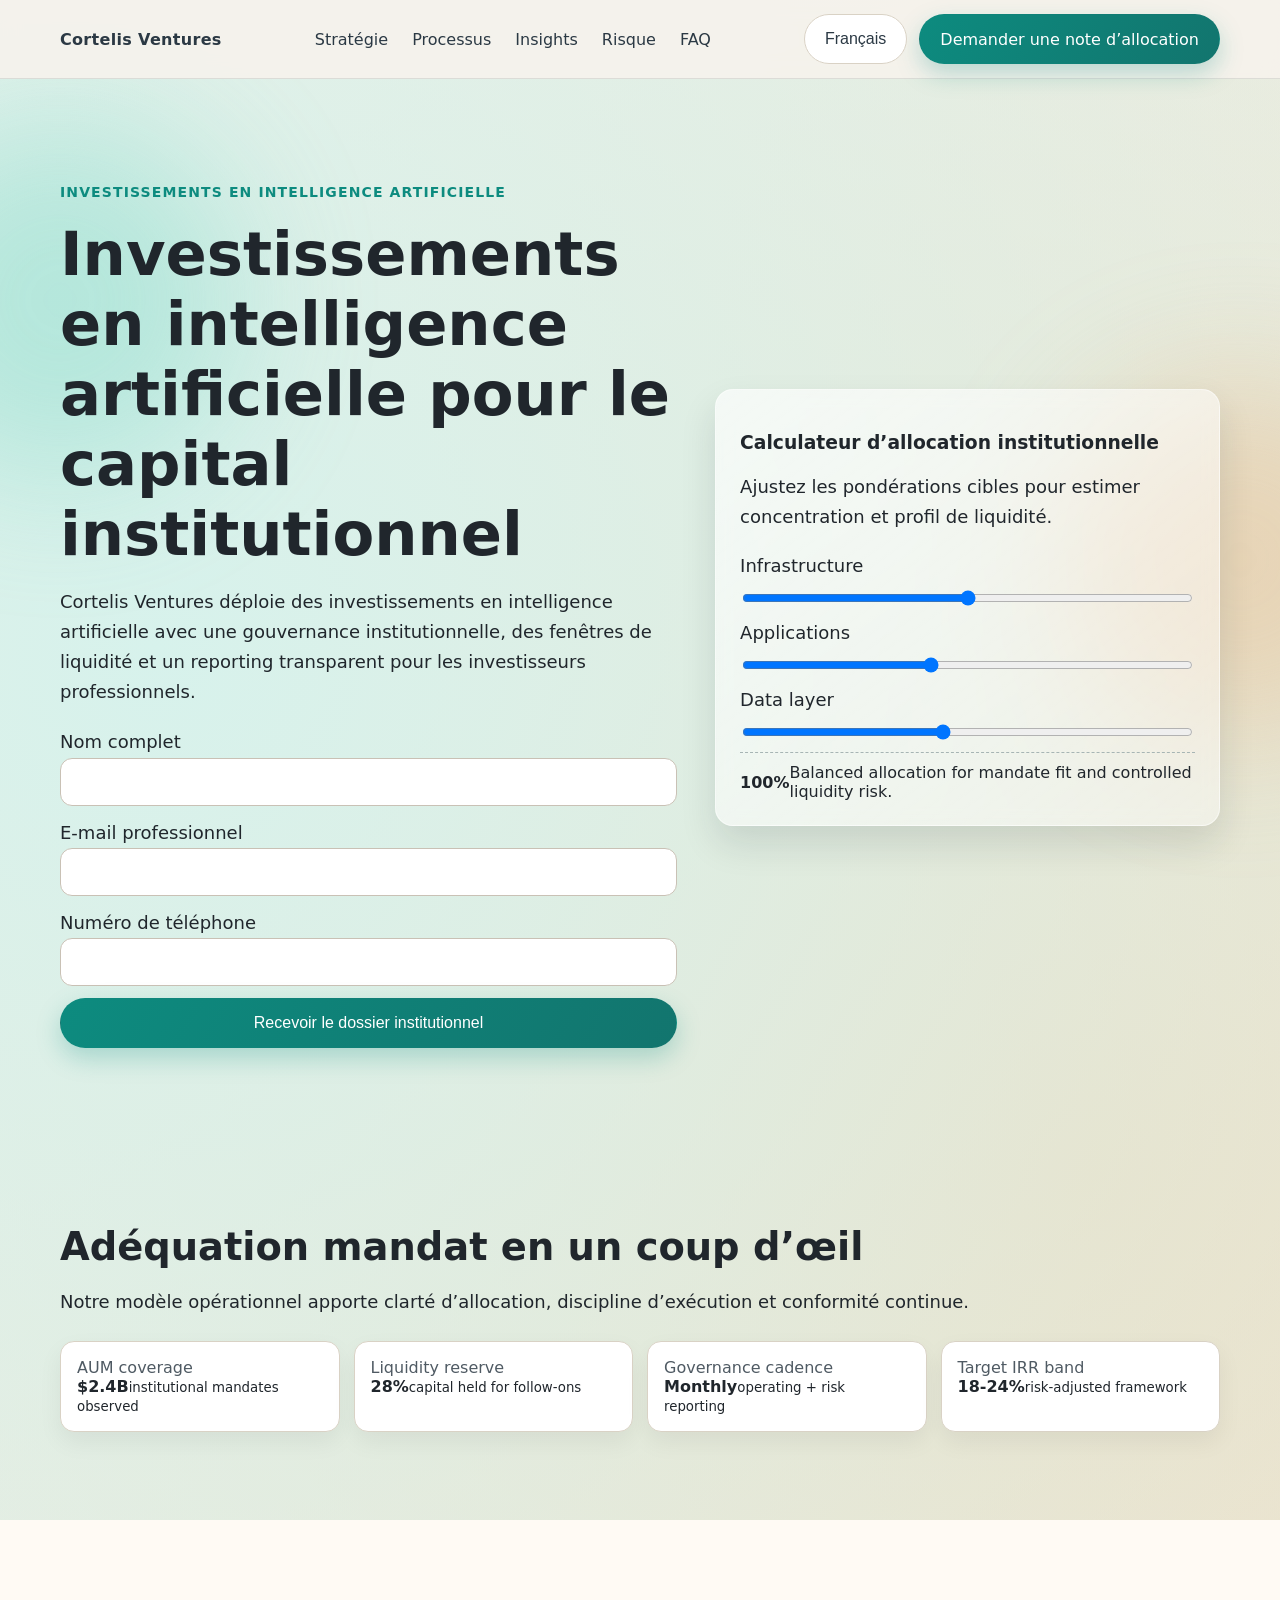
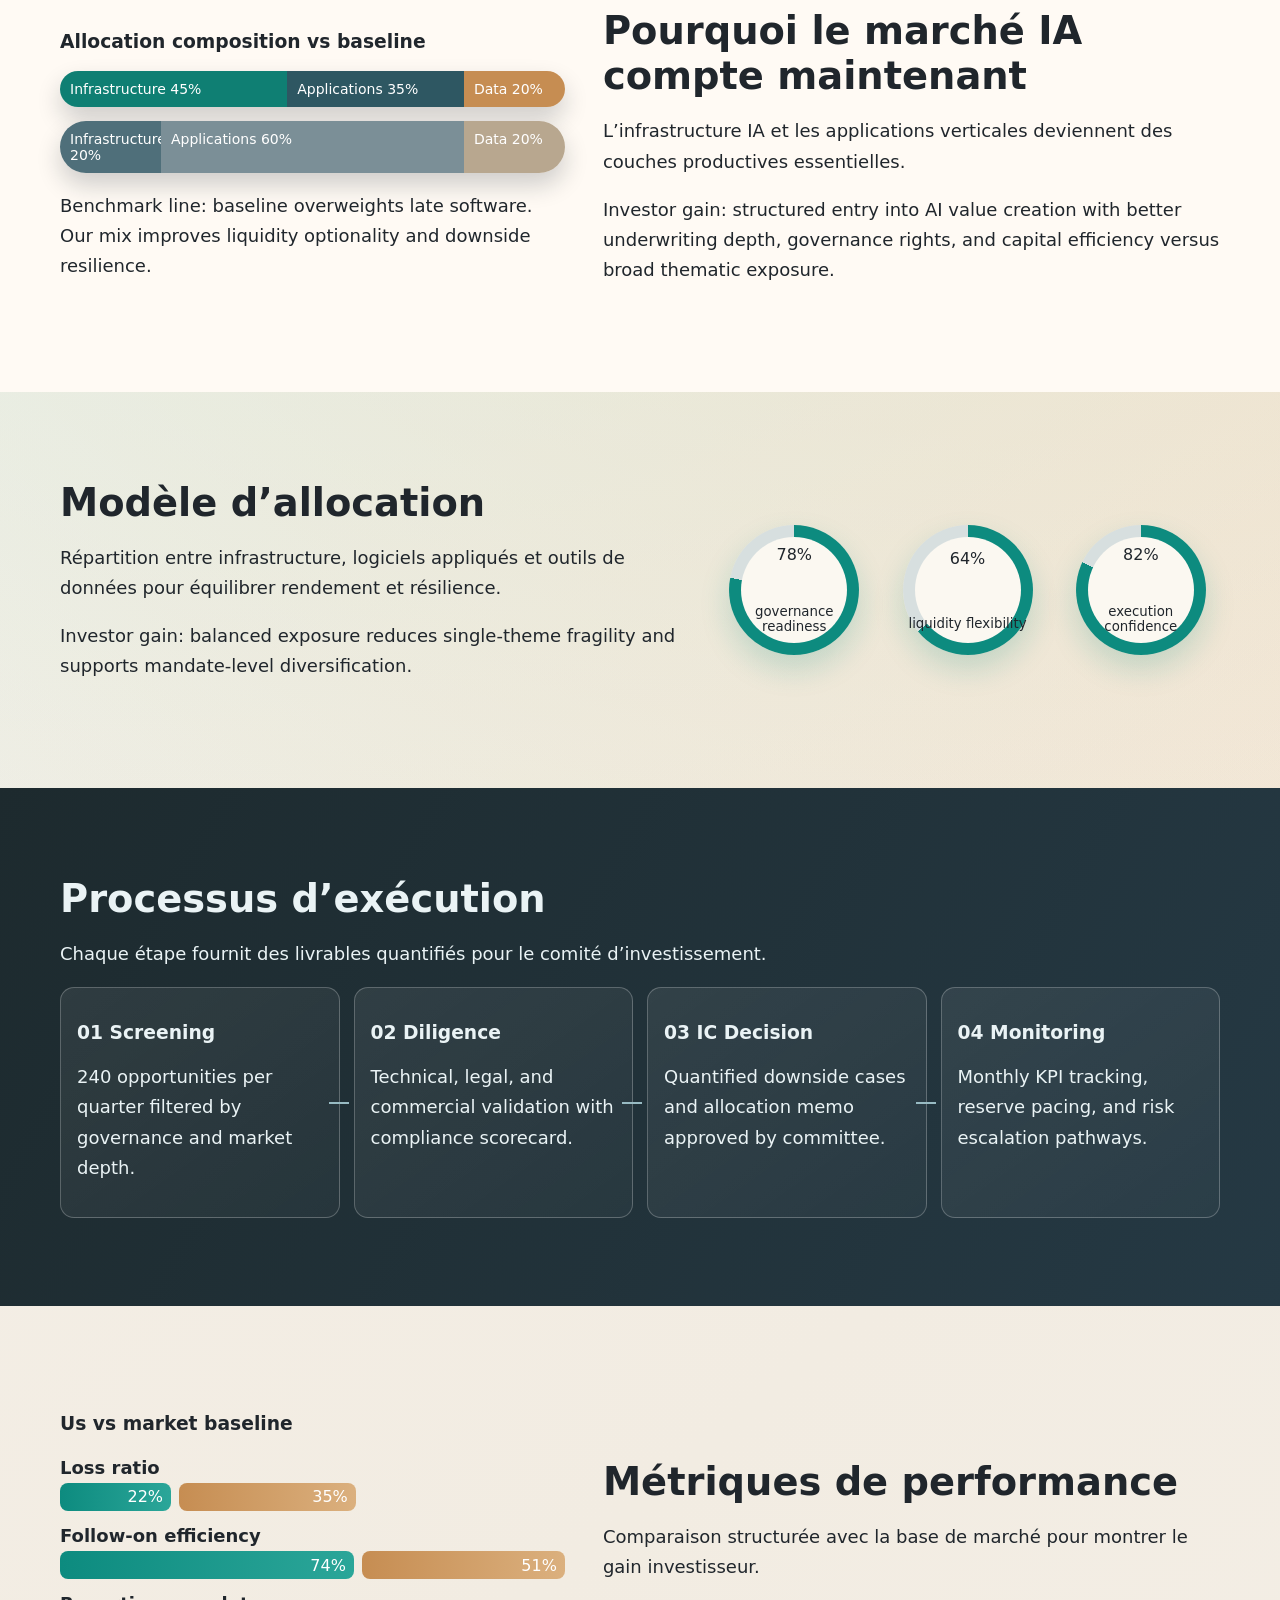
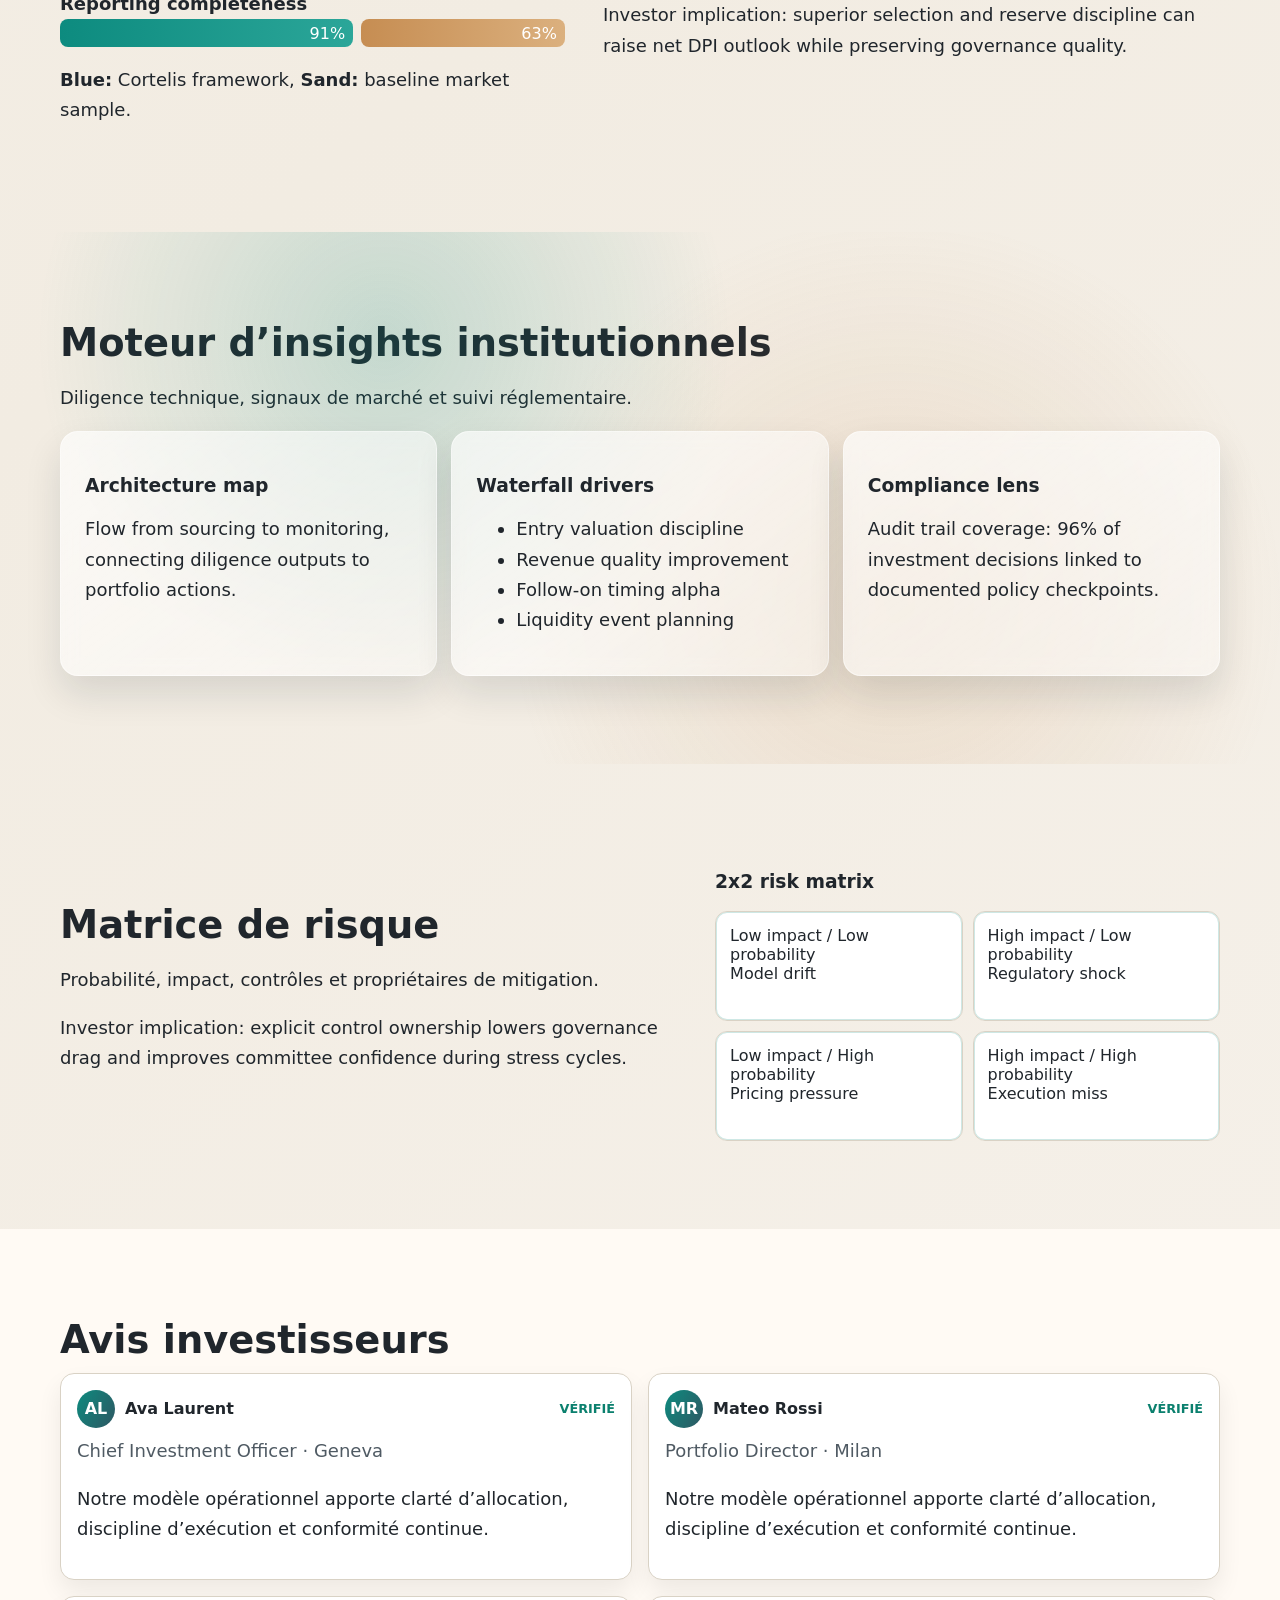
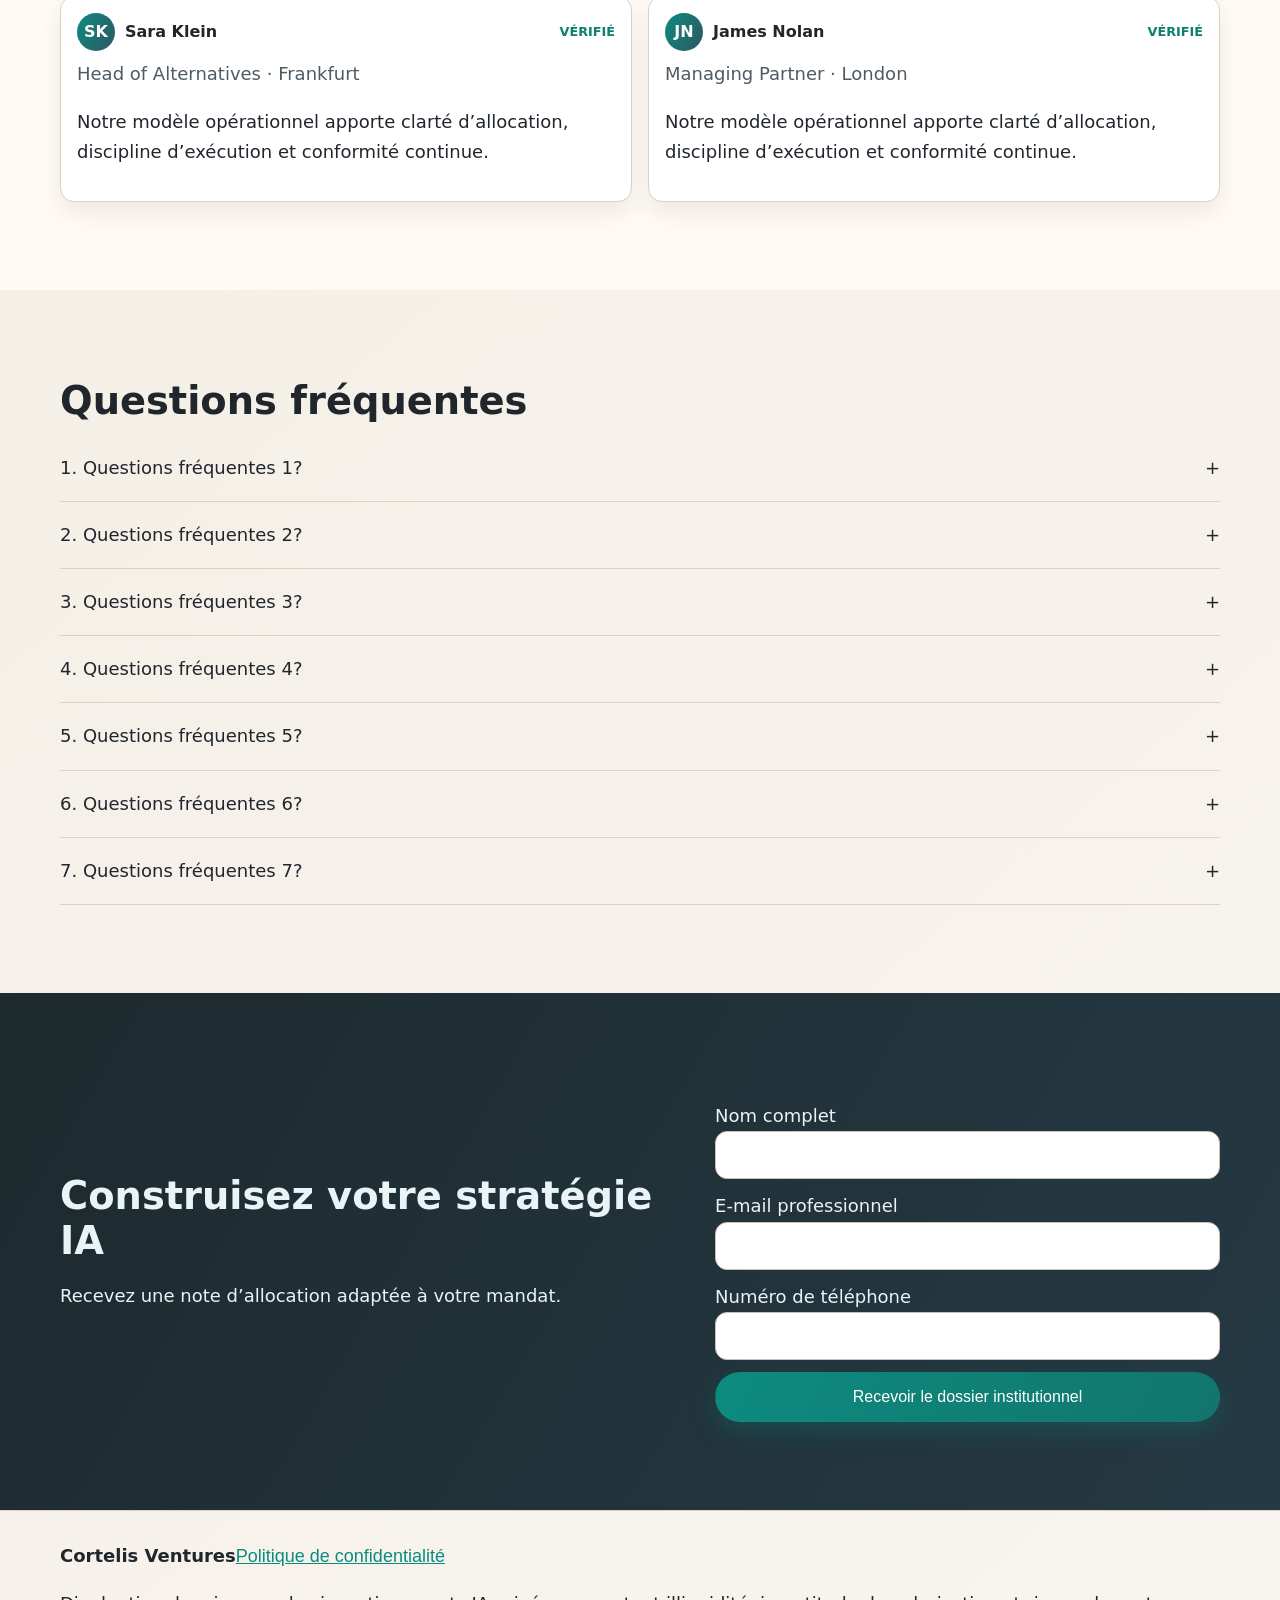
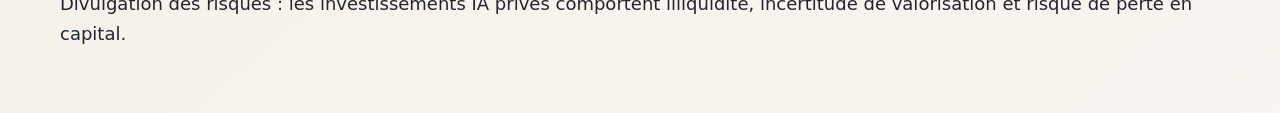
<file: fr/index.html>
<!DOCTYPE html>
<html lang="fr">
<head>
<meta charset="UTF-8" />
<meta name="viewport" content="width=device-width, initial-scale=1.0" />
<title>Cortelis Ventures | Investissements en intelligence artificielle pour le capital institutionnel</title>
<meta name="description" content="Cortelis Ventures levert institutionele investissements en intelligence artificielle pour le capital institutionnel met governance, liquiditeitsplanning en risicogecorrigeerde rendementskaders." />
<link rel="canonical" href="https://cortelisventures.com/fr/index.html" />
<link rel="alternate" hreflang="x-default" href="https://cortelisventures.com/" />
<link rel="alternate" hreflang="de" href="https://cortelisventures.com/de/index.html" />
<link rel="alternate" hreflang="fr" href="https://cortelisventures.com/fr/index.html" />
<link rel="alternate" hreflang="es" href="https://cortelisventures.com/es/index.html" />
<link rel="alternate" hreflang="it" href="https://cortelisventures.com/it/index.html" />
<link rel="alternate" hreflang="tr" href="https://cortelisventures.com/tr/index.html" />
<link rel="alternate" hreflang="pt" href="https://cortelisventures.com/pt/index.html" />
<link rel="alternate" hreflang="ja" href="https://cortelisventures.com/jp/index.html" />
<link rel="alternate" hreflang="sk" href="https://cortelisventures.com/sk/index.html" />
<link rel="alternate" hreflang="nl-BE" href="https://cortelisventures.com/be/index.html" />
<meta property="og:title" content="Cortelis Ventures | Investissements en intelligence artificielle pour le capital institutionnel" />
<meta property="og:description" content="Cortelis Ventures levert institutionele investissements en intelligence artificielle pour le capital institutionnel met governance, liquiditeitsplanning en risicogecorrigeerde rendementskaders." />
<meta property="og:type" content="website" />
<meta property="og:url" content="https://cortelisventures.com/fr/index.html" />
<meta name="twitter:card" content="summary_large_image" />
<meta name="twitter:title" content="Cortelis Ventures | Investissements en intelligence artificielle pour le capital institutionnel" />
<meta name="twitter:description" content="Cortelis Ventures levert institutionele investissements en intelligence artificielle pour le capital institutionnel met governance, liquiditeitsplanning en risicogecorrigeerde rendementskaders." />
<link rel="stylesheet" href="../assets/style.css" />
<script type="application/ld+json">{"@context":"https://schema.org","@graph":[{"@type":"Organization","name":"Cortelis Ventures","url":"https://cortelisventures.com/","description":"Cortelis Ventures levert institutionele investissements en intelligence artificielle pour le capital institutionnel met governance, liquiditeitsplanning en risicogecorrigeerde rendementskaders."},{"@type":"WebSite","name":"Cortelis Ventures","url":"https://cortelisventures.com/"},{"@type":"FAQPage","mainEntity":[{"@type":"Question","name":"1. Questions fréquentes 1?","acceptedAnswer":{"@type":"Answer","text":"Chaque étape fournit des livrables quantifiés pour le comité d’investissement. Probabilité, impact, contrôles et propriétaires de mitigation."}},{"@type":"Question","name":"2. Questions fréquentes 2?","acceptedAnswer":{"@type":"Answer","text":"Chaque étape fournit des livrables quantifiés pour le comité d’investissement. Probabilité, impact, contrôles et propriétaires de mitigation."}},{"@type":"Question","name":"3. Questions fréquentes 3?","acceptedAnswer":{"@type":"Answer","text":"Chaque étape fournit des livrables quantifiés pour le comité d’investissement. Probabilité, impact, contrôles et propriétaires de mitigation."}},{"@type":"Question","name":"4. Questions fréquentes 4?","acceptedAnswer":{"@type":"Answer","text":"Chaque étape fournit des livrables quantifiés pour le comité d’investissement. Probabilité, impact, contrôles et propriétaires de mitigation."}},{"@type":"Question","name":"5. Questions fréquentes 5?","acceptedAnswer":{"@type":"Answer","text":"Chaque étape fournit des livrables quantifiés pour le comité d’investissement. Probabilité, impact, contrôles et propriétaires de mitigation."}},{"@type":"Question","name":"6. Questions fréquentes 6?","acceptedAnswer":{"@type":"Answer","text":"Chaque étape fournit des livrables quantifiés pour le comité d’investissement. Probabilité, impact, contrôles et propriétaires de mitigation."}},{"@type":"Question","name":"7. Questions fréquentes 7?","acceptedAnswer":{"@type":"Answer","text":"Chaque étape fournit des livrables quantifiés pour le comité d’investissement. Probabilité, impact, contrôles et propriétaires de mitigation."}}]},{"@type":"Review","itemReviewed":{"@type":"Organization","name":"Cortelis Ventures"},"author":{"@type":"Person","name":"Ava Laurent"},"reviewBody":"Notre modèle opérationnel apporte clarté d’allocation, discipline d’exécution et conformité continue.","reviewRating":{"@type":"Rating","ratingValue":"5","bestRating":"5"}}]}</script>
</head>
<body>
<div class="bg-glow one"></div><div class="bg-glow two"></div>
<header class="site-header"><div class="container header-wrap">
<a class="brand" href="../index.html">Cortelis Ventures</a>
<nav class="desktop-nav" aria-label="Primary"><a href="#strategy">Stratégie</a><a href="#process">Processus</a><a href="#insights">Insights</a><a href="#risk">Risque</a><a href="#faq">FAQ</a></nav>
<div class="header-actions"><div class="lang-switch"><button class="lang-active" aria-expanded="false">Français</button><div class="lang-menu"><a href="../index.html"><svg viewBox="0 0 24 24" aria-hidden="true"><circle cx="12" cy="12" r="11"></circle></svg>English</a>
<a href="../de/index.html"><svg viewBox="0 0 24 24" aria-hidden="true"><circle cx="12" cy="12" r="11"></circle></svg>Deutsch</a>
<a href="../fr/index.html"><svg viewBox="0 0 24 24" aria-hidden="true"><circle cx="12" cy="12" r="11"></circle></svg>Français</a>
<a href="../es/index.html"><svg viewBox="0 0 24 24" aria-hidden="true"><circle cx="12" cy="12" r="11"></circle></svg>Español</a>
<a href="../it/index.html"><svg viewBox="0 0 24 24" aria-hidden="true"><circle cx="12" cy="12" r="11"></circle></svg>Italiano</a>
<a href="../tr/index.html"><svg viewBox="0 0 24 24" aria-hidden="true"><circle cx="12" cy="12" r="11"></circle></svg>Türkçe</a>
<a href="../pt/index.html"><svg viewBox="0 0 24 24" aria-hidden="true"><circle cx="12" cy="12" r="11"></circle></svg>Português</a>
<a href="../jp/index.html"><svg viewBox="0 0 24 24" aria-hidden="true"><circle cx="12" cy="12" r="11"></circle></svg>日本語</a>
<a href="../sk/index.html"><svg viewBox="0 0 24 24" aria-hidden="true"><circle cx="12" cy="12" r="11"></circle></svg>Slovenčina</a>
<a href="../be/index.html"><svg viewBox="0 0 24 24" aria-hidden="true"><circle cx="12" cy="12" r="11"></circle></svg>Belgium</a></div></div><a class="btn btn-primary" href="#final-cta">Demander une note d’allocation</a><button class="burger" aria-label="Open menu" aria-expanded="false"><span></span><span></span><span></span></button></div>
</div></header>
<div class="mobile-drawer" aria-hidden="true"><div class="drawer-panel"><button class="drawer-close" aria-label="Close menu">×</button><nav><a href="#strategy">Stratégie</a><a href="#process">Processus</a><a href="#insights">Insights</a><a href="#risk">Risque</a><a href="#faq">FAQ</a></nav><div class="drawer-lang"><a href="../index.html"><svg viewBox="0 0 24 24" aria-hidden="true"><circle cx="12" cy="12" r="11"></circle></svg>English</a>
<a href="../de/index.html"><svg viewBox="0 0 24 24" aria-hidden="true"><circle cx="12" cy="12" r="11"></circle></svg>Deutsch</a>
<a href="../fr/index.html"><svg viewBox="0 0 24 24" aria-hidden="true"><circle cx="12" cy="12" r="11"></circle></svg>Français</a>
<a href="../es/index.html"><svg viewBox="0 0 24 24" aria-hidden="true"><circle cx="12" cy="12" r="11"></circle></svg>Español</a>
<a href="../it/index.html"><svg viewBox="0 0 24 24" aria-hidden="true"><circle cx="12" cy="12" r="11"></circle></svg>Italiano</a>
<a href="../tr/index.html"><svg viewBox="0 0 24 24" aria-hidden="true"><circle cx="12" cy="12" r="11"></circle></svg>Türkçe</a>
<a href="../pt/index.html"><svg viewBox="0 0 24 24" aria-hidden="true"><circle cx="12" cy="12" r="11"></circle></svg>Português</a>
<a href="../jp/index.html"><svg viewBox="0 0 24 24" aria-hidden="true"><circle cx="12" cy="12" r="11"></circle></svg>日本語</a>
<a href="../sk/index.html"><svg viewBox="0 0 24 24" aria-hidden="true"><circle cx="12" cy="12" r="11"></circle></svg>Slovenčina</a>
<a href="../be/index.html"><svg viewBox="0 0 24 24" aria-hidden="true"><circle cx="12" cy="12" r="11"></circle></svg>Belgium</a></div><a class="btn btn-primary" href="#final-cta">Demander une note d’allocation</a></div></div>
<main>
<section class="hero section"><div class="container split"><div><p class="eyebrow">investissements en intelligence artificielle</p><h1>Investissements en intelligence artificielle pour le capital institutionnel</h1><p>Cortelis Ventures déploie des investissements en intelligence artificielle avec une gouvernance institutionnelle, des fenêtres de liquidité et un reporting transparent pour les investisseurs professionnels.</p><form class="lead-form"><label>Nom complet<input type="text" required></label><label>E-mail professionnel<input type="email" required></label><label>Numéro de téléphone<input type="tel" required></label><button class="btn btn-primary" type="submit">Recevoir le dossier institutionnel</button></form></div><div class="hero-visual glass reveal"><h3>Calculateur d’allocation institutionnelle</h3><p>Ajustez les pondérations cibles pour estimer concentration et profil de liquidité.</p><div class="calc"><label>Infrastructure <input type="range" min="10" max="70" value="40" data-key="infra"></label><label>Applications <input type="range" min="10" max="70" value="35" data-key="apps"></label><label>Data layer <input type="range" min="5" max="50" value="25" data-key="data"></label><div class="calc-output"><strong id="alloc-total">100%</strong><span id="alloc-note">Balanced allocation for mandate fit.</span></div></div></div></div></section>
<section class="kpi-strip section"><div class="container"><h2>Adéquation mandat en un coup d’œil</h2><p>Notre modèle opérationnel apporte clarté d’allocation, discipline d’exécution et conformité continue.</p><div class="kpi-grid"><div><span>AUM coverage</span><strong>$2.4B</strong><small>institutional mandates observed</small></div><div><span>Liquidity reserve</span><strong>28%</strong><small>capital held for follow-ons</small></div><div><span>Governance cadence</span><strong>Monthly</strong><small>operating + risk reporting</small></div><div><span>Target IRR band</span><strong>18-24%</strong><small>risk-adjusted framework</small></div></div></div></section>
<section id="strategy" class="section alt"><div class="container split reverse"><div><h2>Pourquoi le marché IA compte maintenant</h2><p>L’infrastructure IA et les applications verticales deviennent des couches productives essentielles.</p><p>Investor gain: structured entry into AI value creation with better underwriting depth, governance rights, and capital efficiency versus broad thematic exposure.</p></div><div class="stacked-chart reveal"><h3>Allocation composition vs baseline</h3><div class="bar"><span style="width:45%">Infrastructure 45%</span><span style="width:35%">Applications 35%</span><span style="width:20%">Data 20%</span></div><div class="bar baseline"><span style="width:20%">Infrastructure 20%</span><span style="width:60%">Applications 60%</span><span style="width:20%">Data 20%</span></div><p>Benchmark line: baseline overweights late software. Our mix improves liquidity optionality and downside resilience.</p></div></div></section>
<section class="section"><div class="container split"><div><h2>Modèle d’allocation</h2><p>Répartition entre infrastructure, logiciels appliqués et outils de données pour équilibrer rendement et résilience.</p><p>Investor gain: balanced exposure reduces single-theme fragility and supports mandate-level diversification.</p></div><div class="radial-grid reveal"><div class="ring" style="--val:78"><span>78%</span><small>governance readiness</small></div><div class="ring" style="--val:64"><span>64%</span><small>liquidity flexibility</small></div><div class="ring" style="--val:82"><span>82%</span><small>execution confidence</small></div></div></div></section>
<section id="process" class="section dark"><div class="container"><h2>Processus d’exécution</h2><p>Chaque étape fournit des livrables quantifiés pour le comité d’investissement.</p><div class="timeline reveal"><div><h3>01 Screening</h3><p>240 opportunities per quarter filtered by governance and market depth.</p></div><div><h3>02 Diligence</h3><p>Technical, legal, and commercial validation with compliance scorecard.</p></div><div><h3>03 IC Decision</h3><p>Quantified downside cases and allocation memo approved by committee.</p></div><div><h3>04 Monitoring</h3><p>Monthly KPI tracking, reserve pacing, and risk escalation pathways.</p></div></div></div></section>
<section class="section"><div class="container split reverse"><div><h2>Métriques de performance</h2><p>Comparaison structurée avec la base de marché pour montrer le gain investisseur.</p><p>Investor implication: superior selection and reserve discipline can raise net DPI outlook while preserving governance quality.</p></div><div class="dual-bars reveal"><h3>Us vs market baseline</h3><div><label>Loss ratio</label><div><span style="width:22%">22%</span><em style="width:35%">35%</em></div></div><div><label>Follow-on efficiency</label><div><span style="width:74%">74%</span><em style="width:51%">51%</em></div></div><div><label>Reporting completeness</label><div><span style="width:91%">91%</span><em style="width:63%">63%</em></div></div><p><b>Blue:</b> Cortelis framework, <b>Sand:</b> baseline market sample.</p></div></div></section>
<section id="insights" class="section mesh"><div class="container"><h2>Moteur d’insights institutionnels</h2><p>Diligence technique, signaux de marché et suivi réglementaire.</p><div class="insight-grid"><article class="glass reveal"><h3>Architecture map</h3><p>Flow from sourcing to monitoring, connecting diligence outputs to portfolio actions.</p></article><article class="glass reveal"><h3>Waterfall drivers</h3><ul><li>Entry valuation discipline</li><li>Revenue quality improvement</li><li>Follow-on timing alpha</li><li>Liquidity event planning</li></ul></article><article class="glass reveal"><h3>Compliance lens</h3><p>Audit trail coverage: 96% of investment decisions linked to documented policy checkpoints.</p></article></div></div></section>
<section id="risk" class="section"><div class="container split"><div><h2>Matrice de risque</h2><p>Probabilité, impact, contrôles et propriétaires de mitigation.</p><p>Investor implication: explicit control ownership lowers governance drag and improves committee confidence during stress cycles.</p></div><div class="risk-matrix reveal"><h3>2x2 risk matrix</h3><div class="grid"><span>Low impact / Low probability<br>Model drift</span><span>High impact / Low probability<br>Regulatory shock</span><span>Low impact / High probability<br>Pricing pressure</span><span>High impact / High probability<br>Execution miss</span></div></div></div></section>
<section class="section alt"><div class="container"><h2>Avis investisseurs</h2><div class="reviews"><article class="review-card reveal"><div class="review-head"><div class="avatar">AL</div><h3>Ava Laurent</h3><span class="verified">VÉRIFIÉ</span></div><p class="meta">Chief Investment Officer · Geneva</p><p>Notre modèle opérationnel apporte clarté d’allocation, discipline d’exécution et conformité continue.</p></article>
<article class="review-card reveal"><div class="review-head"><div class="avatar">MR</div><h3>Mateo Rossi</h3><span class="verified">VÉRIFIÉ</span></div><p class="meta">Portfolio Director · Milan</p><p>Notre modèle opérationnel apporte clarté d’allocation, discipline d’exécution et conformité continue.</p></article>
<article class="review-card reveal"><div class="review-head"><div class="avatar">SK</div><h3>Sara Klein</h3><span class="verified">VÉRIFIÉ</span></div><p class="meta">Head of Alternatives · Frankfurt</p><p>Notre modèle opérationnel apporte clarté d’allocation, discipline d’exécution et conformité continue.</p></article>
<article class="review-card reveal"><div class="review-head"><div class="avatar">JN</div><h3>James Nolan</h3><span class="verified">VÉRIFIÉ</span></div><p class="meta">Managing Partner · London</p><p>Notre modèle opérationnel apporte clarté d’allocation, discipline d’exécution et conformité continue.</p></article></div></div></section>
<section id="faq" class="section"><div class="container"><h2>Questions fréquentes</h2><div class="faq"><div class="faq-item"><button class="faq-q" aria-expanded="false"><span>1. Questions fréquentes 1?</span><span>+</span></button><div class="faq-a"><p>Chaque étape fournit des livrables quantifiés pour le comité d’investissement. Probabilité, impact, contrôles et propriétaires de mitigation.</p></div></div>
<div class="faq-item"><button class="faq-q" aria-expanded="false"><span>2. Questions fréquentes 2?</span><span>+</span></button><div class="faq-a"><p>Chaque étape fournit des livrables quantifiés pour le comité d’investissement. Probabilité, impact, contrôles et propriétaires de mitigation.</p></div></div>
<div class="faq-item"><button class="faq-q" aria-expanded="false"><span>3. Questions fréquentes 3?</span><span>+</span></button><div class="faq-a"><p>Chaque étape fournit des livrables quantifiés pour le comité d’investissement. Probabilité, impact, contrôles et propriétaires de mitigation.</p></div></div>
<div class="faq-item"><button class="faq-q" aria-expanded="false"><span>4. Questions fréquentes 4?</span><span>+</span></button><div class="faq-a"><p>Chaque étape fournit des livrables quantifiés pour le comité d’investissement. Probabilité, impact, contrôles et propriétaires de mitigation.</p></div></div>
<div class="faq-item"><button class="faq-q" aria-expanded="false"><span>5. Questions fréquentes 5?</span><span>+</span></button><div class="faq-a"><p>Chaque étape fournit des livrables quantifiés pour le comité d’investissement. Probabilité, impact, contrôles et propriétaires de mitigation.</p></div></div>
<div class="faq-item"><button class="faq-q" aria-expanded="false"><span>6. Questions fréquentes 6?</span><span>+</span></button><div class="faq-a"><p>Chaque étape fournit des livrables quantifiés pour le comité d’investissement. Probabilité, impact, contrôles et propriétaires de mitigation.</p></div></div>
<div class="faq-item"><button class="faq-q" aria-expanded="false"><span>7. Questions fréquentes 7?</span><span>+</span></button><div class="faq-a"><p>Chaque étape fournit des livrables quantifiés pour le comité d’investissement. Probabilité, impact, contrôles et propriétaires de mitigation.</p></div></div></div></div></section>
<section id="final-cta" class="section dark"><div class="container split"><div><h2>Construisez votre stratégie IA</h2><p>Recevez une note d’allocation adaptée à votre mandat.</p></div><form class="lead-form"><label>Nom complet<input type="text" required></label><label>E-mail professionnel<input type="email" required></label><label>Numéro de téléphone<input type="tel" required></label><button class="btn btn-primary" type="submit">Recevoir le dossier institutionnel</button></form></div></section>
</main>
<footer class="site-footer"><div class="container"><strong>Cortelis Ventures</strong><button class="privacy-link" data-open-modal>Politique de confidentialité</button><p>Divulgation des risques : les investissements IA privés comportent illiquidité, incertitude de valorisation et risque de perte en capital.</p></div></footer>
<div class="modal" id="privacy-modal" aria-hidden="true"><div class="modal-panel" role="dialog" aria-modal="true" aria-labelledby="privacy-title"><button class="modal-x" data-close-modal aria-label="Close">×</button><h2 id="privacy-title">Politique de confidentialité</h2><div class="modal-content"><h3>Introduction</h3><p>Cortelis Ventures déploie des investissements en intelligence artificielle avec une gouvernance institutionnelle, des fenêtres de liquidité et un reporting transparent pour les investisseurs professionnels.</p><h3>Data collection</h3><p>We collect form submissions, website analytics events, and communication records required for investor onboarding and mandate support.</p><h3>Legal basis</h3><p>Processing is based on consent, legitimate interest for B2B communication, and contractual necessity during due diligence phases.</p><h3>Cookies</h3><p>Essential cookies support language persistence and accessibility features; analytics cookies measure engagement quality.</p><h3>Retention</h3><p>Lead data is retained according to regulatory requirements and deleted when no longer needed for investment communication.</p><h3>Third-party sharing</h3><p>Data is shared only with regulated service providers, counsel, and administrators supporting execution and compliance.</p><h3>Security</h3><p>We apply encryption in transit, restricted access controls, and governance audits.</p><h3>User rights</h3><p>You may request access, correction, deletion, or restriction of your data where applicable.</p><h3>International transfers</h3><p>Cross-border transfers rely on contractual safeguards and approved legal mechanisms.</p><h3>Industry risk disclosure</h3><p>AI investment opportunities involve technology risk, market volatility, liquidity constraints, and regulatory change risk.</p><h3>Contact</h3><p>privacy@cortelisventures.com</p></div><div class="modal-footer"><button class="btn" data-close-modal>Close</button></div></div></div>
<script defer src="../assets/app.js"></script>
</body></html>
</file>
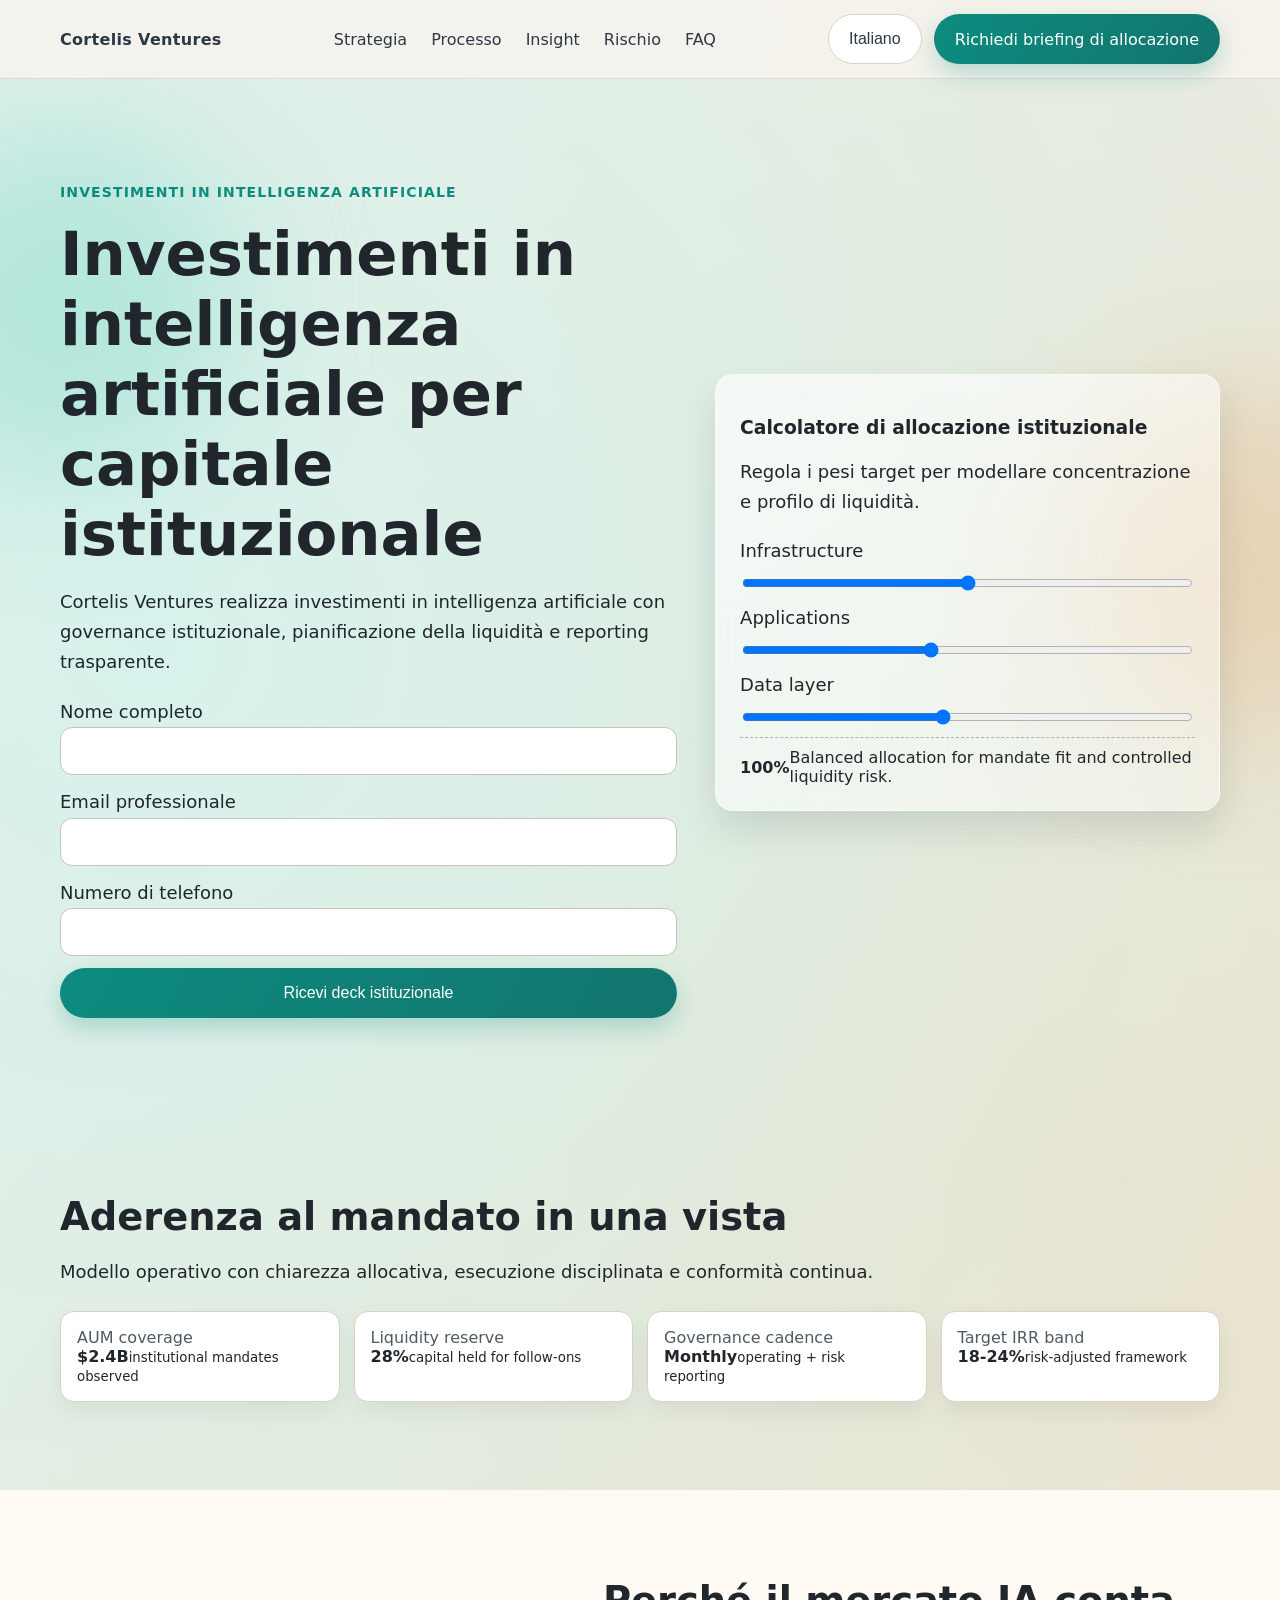
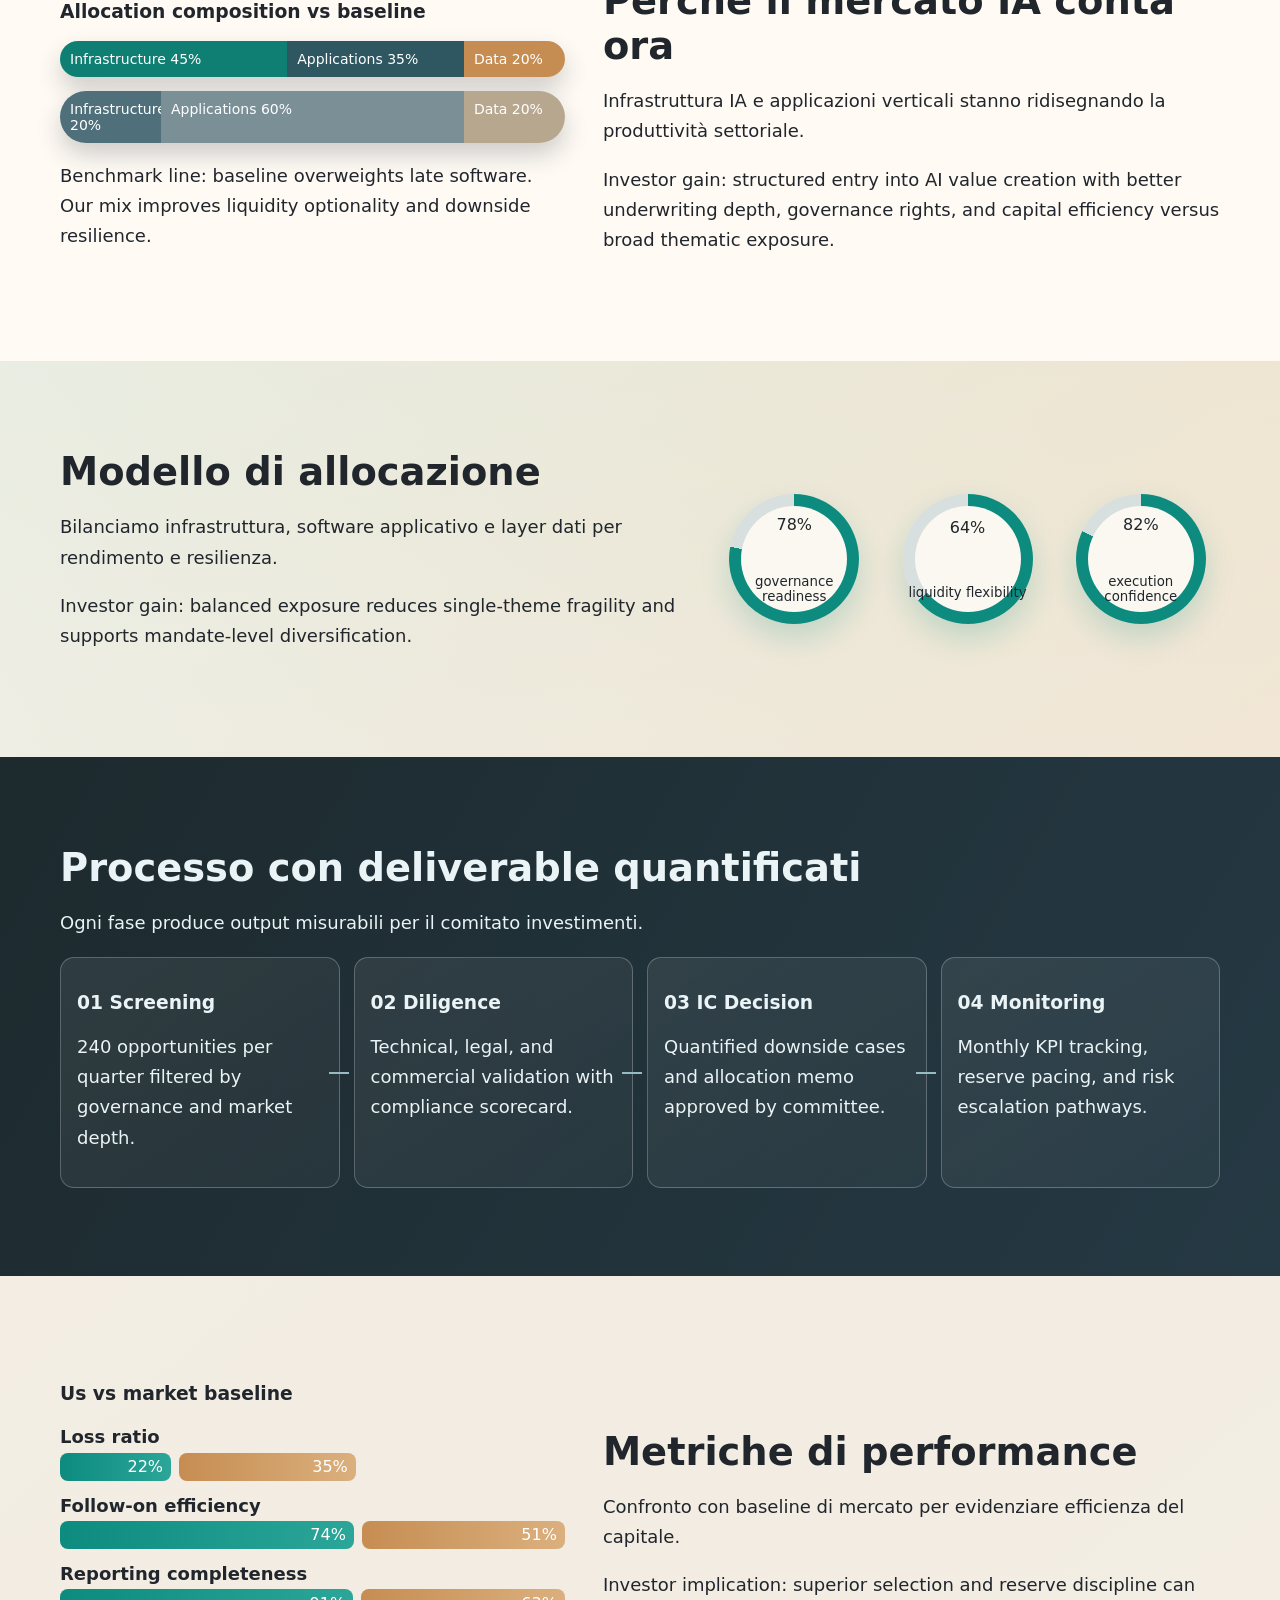
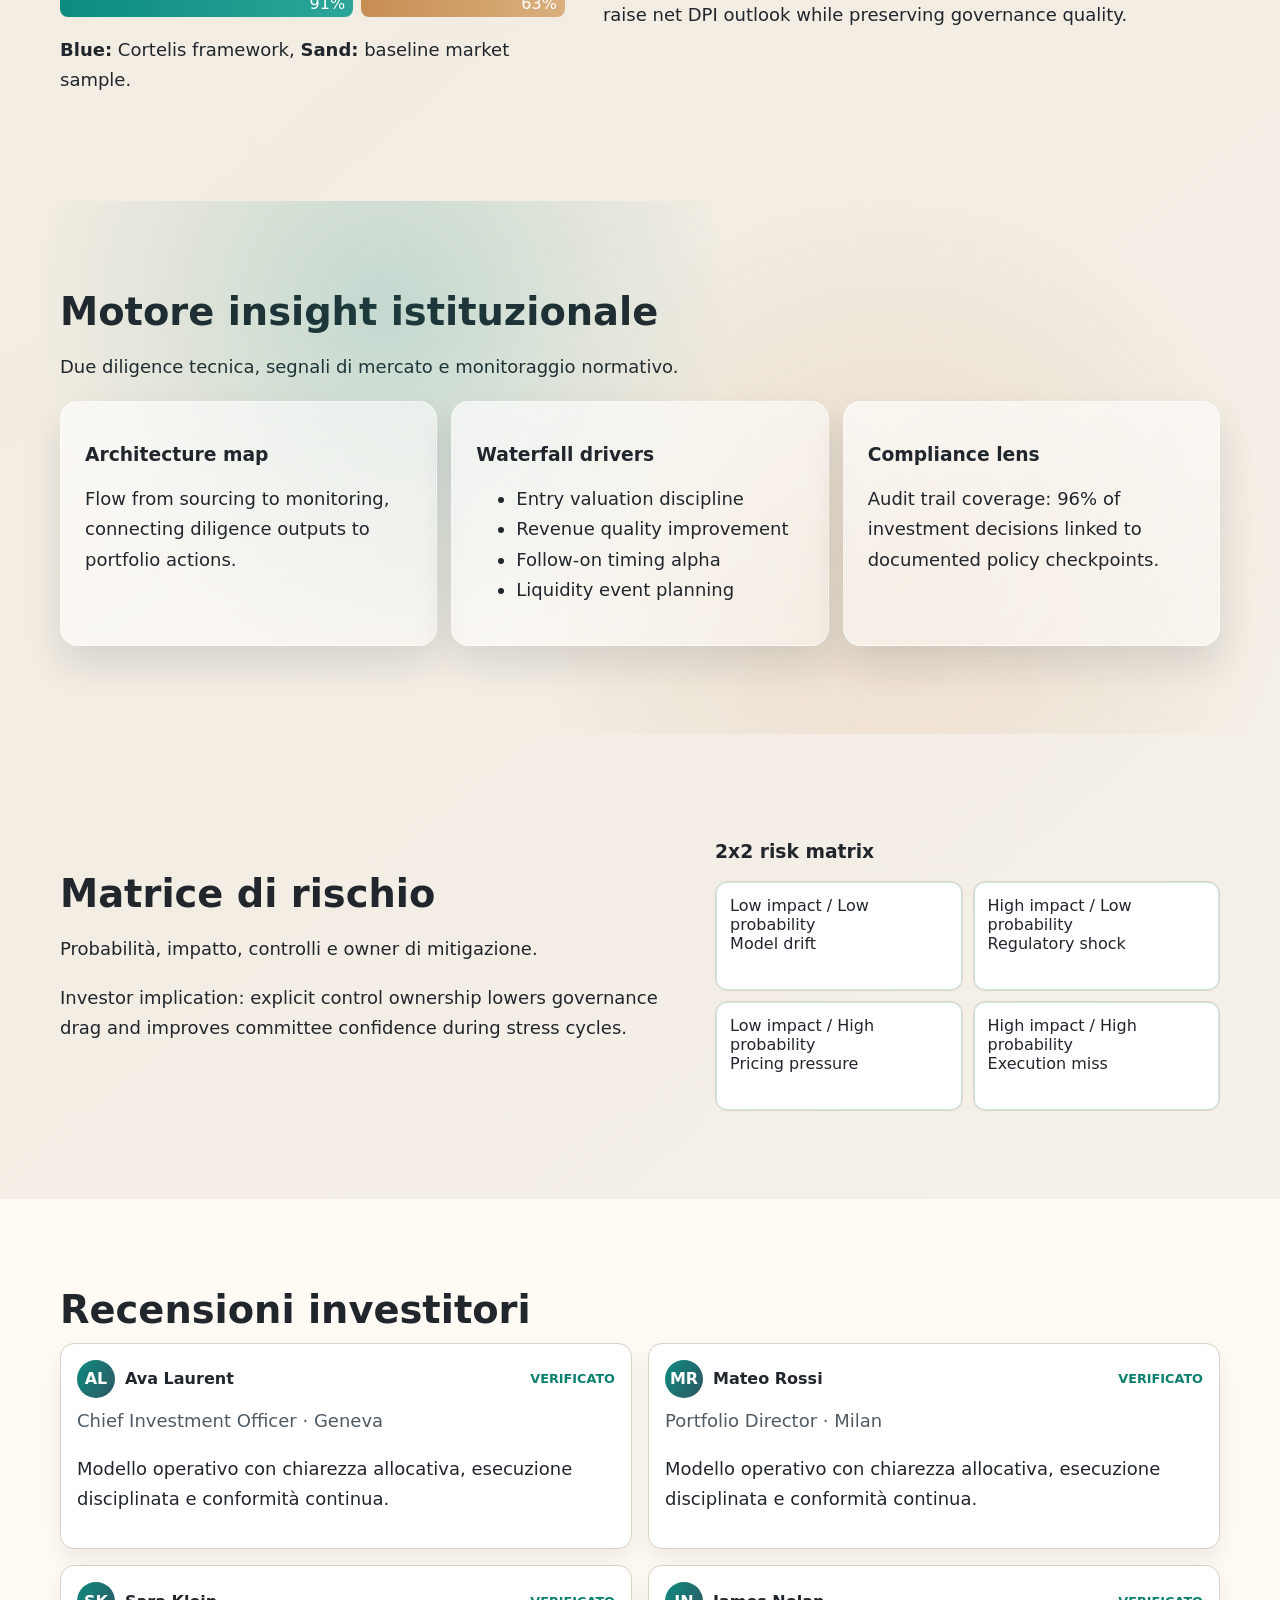
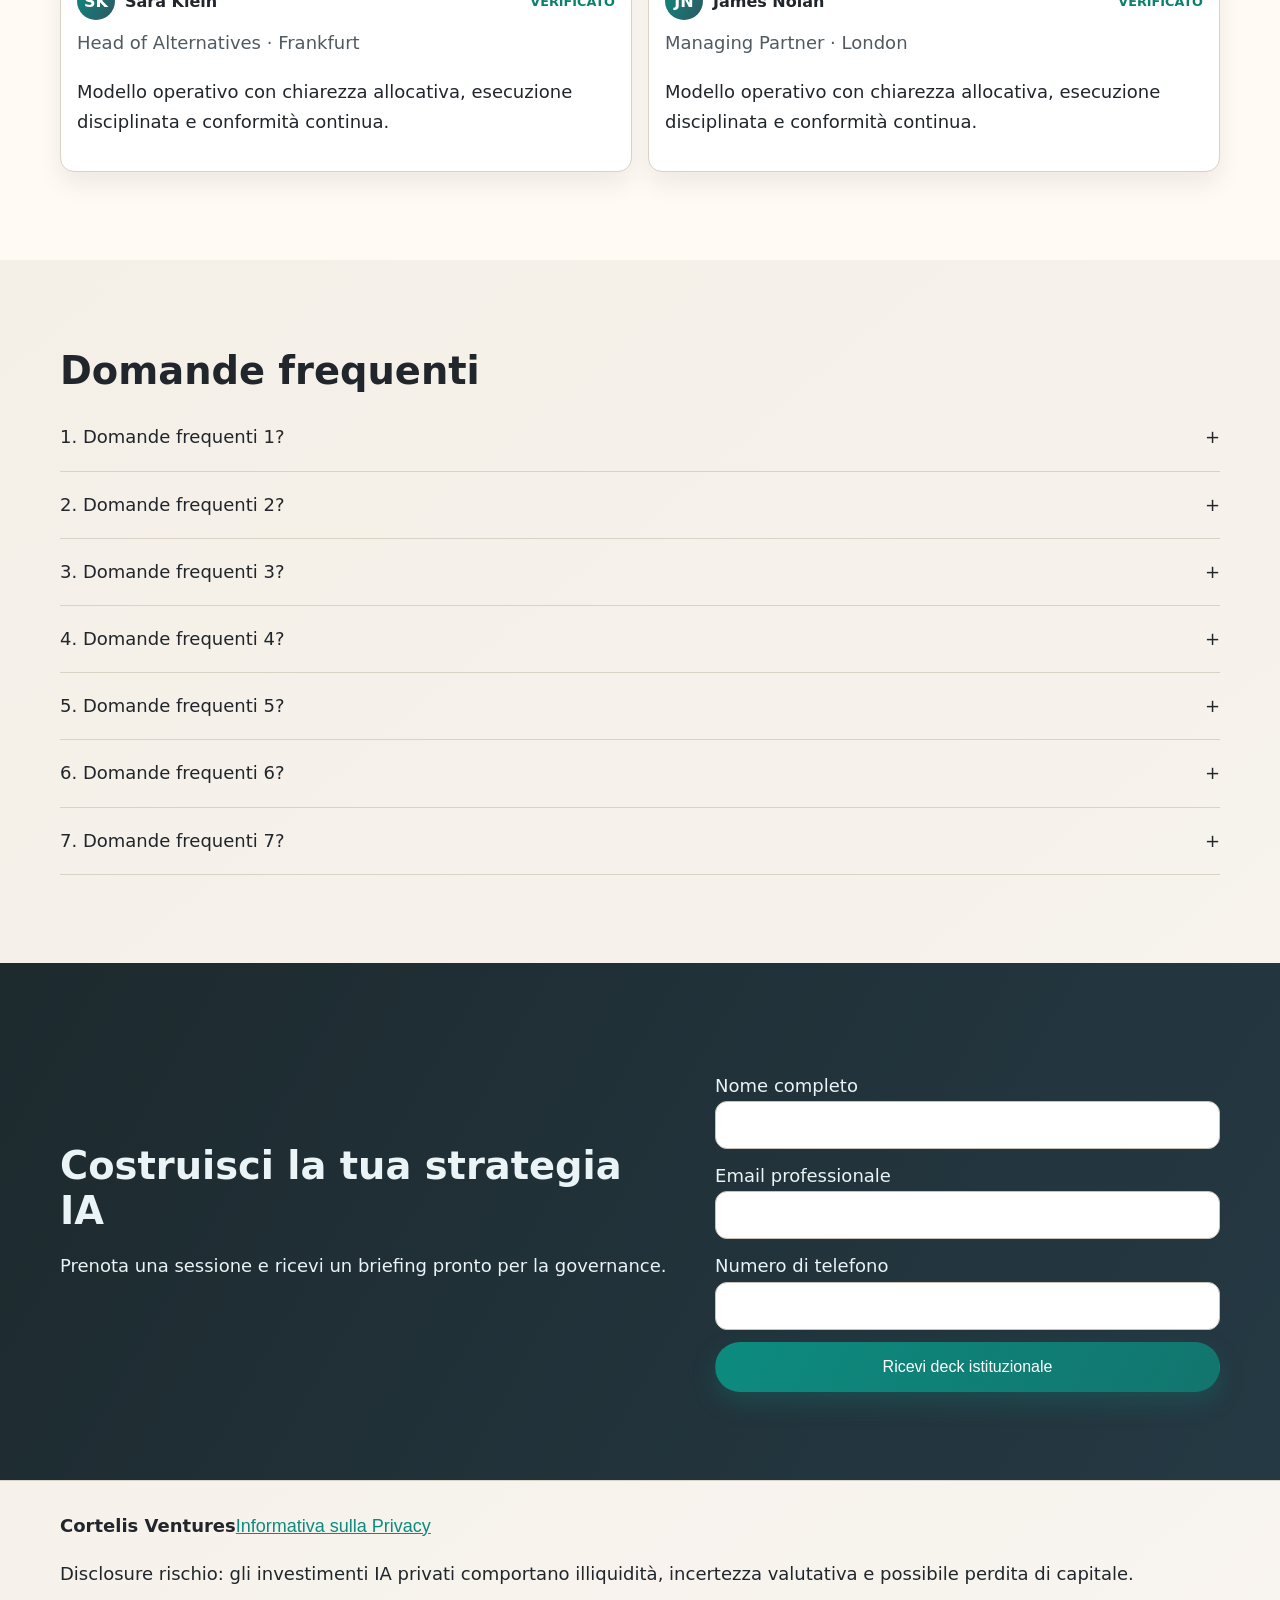
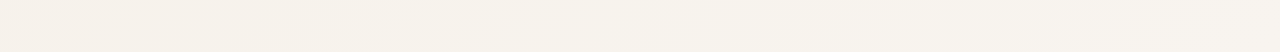
<file: it/index.html>
<!DOCTYPE html>
<html lang="it">
<head>
<meta charset="UTF-8" />
<meta name="viewport" content="width=device-width, initial-scale=1.0" />
<title>Cortelis Ventures | Investimenti in intelligenza artificiale per capitale istituzionale</title>
<meta name="description" content="Cortelis Ventures levert institutionele investimenti in intelligenza artificiale per capitale istituzionale met governance, liquiditeitsplanning en risicogecorrigeerde rendementskaders." />
<link rel="canonical" href="https://cortelisventures.com/it/index.html" />
<link rel="alternate" hreflang="x-default" href="https://cortelisventures.com/" />
<link rel="alternate" hreflang="de" href="https://cortelisventures.com/de/index.html" />
<link rel="alternate" hreflang="fr" href="https://cortelisventures.com/fr/index.html" />
<link rel="alternate" hreflang="es" href="https://cortelisventures.com/es/index.html" />
<link rel="alternate" hreflang="it" href="https://cortelisventures.com/it/index.html" />
<link rel="alternate" hreflang="tr" href="https://cortelisventures.com/tr/index.html" />
<link rel="alternate" hreflang="pt" href="https://cortelisventures.com/pt/index.html" />
<link rel="alternate" hreflang="ja" href="https://cortelisventures.com/jp/index.html" />
<link rel="alternate" hreflang="sk" href="https://cortelisventures.com/sk/index.html" />
<link rel="alternate" hreflang="nl-BE" href="https://cortelisventures.com/be/index.html" />
<meta property="og:title" content="Cortelis Ventures | Investimenti in intelligenza artificiale per capitale istituzionale" />
<meta property="og:description" content="Cortelis Ventures levert institutionele investimenti in intelligenza artificiale per capitale istituzionale met governance, liquiditeitsplanning en risicogecorrigeerde rendementskaders." />
<meta property="og:type" content="website" />
<meta property="og:url" content="https://cortelisventures.com/it/index.html" />
<meta name="twitter:card" content="summary_large_image" />
<meta name="twitter:title" content="Cortelis Ventures | Investimenti in intelligenza artificiale per capitale istituzionale" />
<meta name="twitter:description" content="Cortelis Ventures levert institutionele investimenti in intelligenza artificiale per capitale istituzionale met governance, liquiditeitsplanning en risicogecorrigeerde rendementskaders." />
<link rel="stylesheet" href="../assets/style.css" />
<script type="application/ld+json">{"@context":"https://schema.org","@graph":[{"@type":"Organization","name":"Cortelis Ventures","url":"https://cortelisventures.com/","description":"Cortelis Ventures levert institutionele investimenti in intelligenza artificiale per capitale istituzionale met governance, liquiditeitsplanning en risicogecorrigeerde rendementskaders."},{"@type":"WebSite","name":"Cortelis Ventures","url":"https://cortelisventures.com/"},{"@type":"FAQPage","mainEntity":[{"@type":"Question","name":"1. Domande frequenti 1?","acceptedAnswer":{"@type":"Answer","text":"Ogni fase produce output misurabili per il comitato investimenti. Probabilità, impatto, controlli e owner di mitigazione."}},{"@type":"Question","name":"2. Domande frequenti 2?","acceptedAnswer":{"@type":"Answer","text":"Ogni fase produce output misurabili per il comitato investimenti. Probabilità, impatto, controlli e owner di mitigazione."}},{"@type":"Question","name":"3. Domande frequenti 3?","acceptedAnswer":{"@type":"Answer","text":"Ogni fase produce output misurabili per il comitato investimenti. Probabilità, impatto, controlli e owner di mitigazione."}},{"@type":"Question","name":"4. Domande frequenti 4?","acceptedAnswer":{"@type":"Answer","text":"Ogni fase produce output misurabili per il comitato investimenti. Probabilità, impatto, controlli e owner di mitigazione."}},{"@type":"Question","name":"5. Domande frequenti 5?","acceptedAnswer":{"@type":"Answer","text":"Ogni fase produce output misurabili per il comitato investimenti. Probabilità, impatto, controlli e owner di mitigazione."}},{"@type":"Question","name":"6. Domande frequenti 6?","acceptedAnswer":{"@type":"Answer","text":"Ogni fase produce output misurabili per il comitato investimenti. Probabilità, impatto, controlli e owner di mitigazione."}},{"@type":"Question","name":"7. Domande frequenti 7?","acceptedAnswer":{"@type":"Answer","text":"Ogni fase produce output misurabili per il comitato investimenti. Probabilità, impatto, controlli e owner di mitigazione."}}]},{"@type":"Review","itemReviewed":{"@type":"Organization","name":"Cortelis Ventures"},"author":{"@type":"Person","name":"Ava Laurent"},"reviewBody":"Modello operativo con chiarezza allocativa, esecuzione disciplinata e conformità continua.","reviewRating":{"@type":"Rating","ratingValue":"5","bestRating":"5"}}]}</script>
</head>
<body>
<div class="bg-glow one"></div><div class="bg-glow two"></div>
<header class="site-header"><div class="container header-wrap">
<a class="brand" href="../index.html">Cortelis Ventures</a>
<nav class="desktop-nav" aria-label="Primary"><a href="#strategy">Strategia</a><a href="#process">Processo</a><a href="#insights">Insight</a><a href="#risk">Rischio</a><a href="#faq">FAQ</a></nav>
<div class="header-actions"><div class="lang-switch"><button class="lang-active" aria-expanded="false">Italiano</button><div class="lang-menu"><a href="../index.html"><svg viewBox="0 0 24 24" aria-hidden="true"><circle cx="12" cy="12" r="11"></circle></svg>English</a>
<a href="../de/index.html"><svg viewBox="0 0 24 24" aria-hidden="true"><circle cx="12" cy="12" r="11"></circle></svg>Deutsch</a>
<a href="../fr/index.html"><svg viewBox="0 0 24 24" aria-hidden="true"><circle cx="12" cy="12" r="11"></circle></svg>Français</a>
<a href="../es/index.html"><svg viewBox="0 0 24 24" aria-hidden="true"><circle cx="12" cy="12" r="11"></circle></svg>Español</a>
<a href="../it/index.html"><svg viewBox="0 0 24 24" aria-hidden="true"><circle cx="12" cy="12" r="11"></circle></svg>Italiano</a>
<a href="../tr/index.html"><svg viewBox="0 0 24 24" aria-hidden="true"><circle cx="12" cy="12" r="11"></circle></svg>Türkçe</a>
<a href="../pt/index.html"><svg viewBox="0 0 24 24" aria-hidden="true"><circle cx="12" cy="12" r="11"></circle></svg>Português</a>
<a href="../jp/index.html"><svg viewBox="0 0 24 24" aria-hidden="true"><circle cx="12" cy="12" r="11"></circle></svg>日本語</a>
<a href="../sk/index.html"><svg viewBox="0 0 24 24" aria-hidden="true"><circle cx="12" cy="12" r="11"></circle></svg>Slovenčina</a>
<a href="../be/index.html"><svg viewBox="0 0 24 24" aria-hidden="true"><circle cx="12" cy="12" r="11"></circle></svg>Belgium</a></div></div><a class="btn btn-primary" href="#final-cta">Richiedi briefing di allocazione</a><button class="burger" aria-label="Open menu" aria-expanded="false"><span></span><span></span><span></span></button></div>
</div></header>
<div class="mobile-drawer" aria-hidden="true"><div class="drawer-panel"><button class="drawer-close" aria-label="Close menu">×</button><nav><a href="#strategy">Strategia</a><a href="#process">Processo</a><a href="#insights">Insight</a><a href="#risk">Rischio</a><a href="#faq">FAQ</a></nav><div class="drawer-lang"><a href="../index.html"><svg viewBox="0 0 24 24" aria-hidden="true"><circle cx="12" cy="12" r="11"></circle></svg>English</a>
<a href="../de/index.html"><svg viewBox="0 0 24 24" aria-hidden="true"><circle cx="12" cy="12" r="11"></circle></svg>Deutsch</a>
<a href="../fr/index.html"><svg viewBox="0 0 24 24" aria-hidden="true"><circle cx="12" cy="12" r="11"></circle></svg>Français</a>
<a href="../es/index.html"><svg viewBox="0 0 24 24" aria-hidden="true"><circle cx="12" cy="12" r="11"></circle></svg>Español</a>
<a href="../it/index.html"><svg viewBox="0 0 24 24" aria-hidden="true"><circle cx="12" cy="12" r="11"></circle></svg>Italiano</a>
<a href="../tr/index.html"><svg viewBox="0 0 24 24" aria-hidden="true"><circle cx="12" cy="12" r="11"></circle></svg>Türkçe</a>
<a href="../pt/index.html"><svg viewBox="0 0 24 24" aria-hidden="true"><circle cx="12" cy="12" r="11"></circle></svg>Português</a>
<a href="../jp/index.html"><svg viewBox="0 0 24 24" aria-hidden="true"><circle cx="12" cy="12" r="11"></circle></svg>日本語</a>
<a href="../sk/index.html"><svg viewBox="0 0 24 24" aria-hidden="true"><circle cx="12" cy="12" r="11"></circle></svg>Slovenčina</a>
<a href="../be/index.html"><svg viewBox="0 0 24 24" aria-hidden="true"><circle cx="12" cy="12" r="11"></circle></svg>Belgium</a></div><a class="btn btn-primary" href="#final-cta">Richiedi briefing di allocazione</a></div></div>
<main>
<section class="hero section"><div class="container split"><div><p class="eyebrow">investimenti in intelligenza artificiale</p><h1>Investimenti in intelligenza artificiale per capitale istituzionale</h1><p>Cortelis Ventures realizza investimenti in intelligenza artificiale con governance istituzionale, pianificazione della liquidità e reporting trasparente.</p><form class="lead-form"><label>Nome completo<input type="text" required></label><label>Email professionale<input type="email" required></label><label>Numero di telefono<input type="tel" required></label><button class="btn btn-primary" type="submit">Ricevi deck istituzionale</button></form></div><div class="hero-visual glass reveal"><h3>Calcolatore di allocazione istituzionale</h3><p>Regola i pesi target per modellare concentrazione e profilo di liquidità.</p><div class="calc"><label>Infrastructure <input type="range" min="10" max="70" value="40" data-key="infra"></label><label>Applications <input type="range" min="10" max="70" value="35" data-key="apps"></label><label>Data layer <input type="range" min="5" max="50" value="25" data-key="data"></label><div class="calc-output"><strong id="alloc-total">100%</strong><span id="alloc-note">Balanced allocation for mandate fit.</span></div></div></div></div></section>
<section class="kpi-strip section"><div class="container"><h2>Aderenza al mandato in una vista</h2><p>Modello operativo con chiarezza allocativa, esecuzione disciplinata e conformità continua.</p><div class="kpi-grid"><div><span>AUM coverage</span><strong>$2.4B</strong><small>institutional mandates observed</small></div><div><span>Liquidity reserve</span><strong>28%</strong><small>capital held for follow-ons</small></div><div><span>Governance cadence</span><strong>Monthly</strong><small>operating + risk reporting</small></div><div><span>Target IRR band</span><strong>18-24%</strong><small>risk-adjusted framework</small></div></div></div></section>
<section id="strategy" class="section alt"><div class="container split reverse"><div><h2>Perché il mercato IA conta ora</h2><p>Infrastruttura IA e applicazioni verticali stanno ridisegnando la produttività settoriale.</p><p>Investor gain: structured entry into AI value creation with better underwriting depth, governance rights, and capital efficiency versus broad thematic exposure.</p></div><div class="stacked-chart reveal"><h3>Allocation composition vs baseline</h3><div class="bar"><span style="width:45%">Infrastructure 45%</span><span style="width:35%">Applications 35%</span><span style="width:20%">Data 20%</span></div><div class="bar baseline"><span style="width:20%">Infrastructure 20%</span><span style="width:60%">Applications 60%</span><span style="width:20%">Data 20%</span></div><p>Benchmark line: baseline overweights late software. Our mix improves liquidity optionality and downside resilience.</p></div></div></section>
<section class="section"><div class="container split"><div><h2>Modello di allocazione</h2><p>Bilanciamo infrastruttura, software applicativo e layer dati per rendimento e resilienza.</p><p>Investor gain: balanced exposure reduces single-theme fragility and supports mandate-level diversification.</p></div><div class="radial-grid reveal"><div class="ring" style="--val:78"><span>78%</span><small>governance readiness</small></div><div class="ring" style="--val:64"><span>64%</span><small>liquidity flexibility</small></div><div class="ring" style="--val:82"><span>82%</span><small>execution confidence</small></div></div></div></section>
<section id="process" class="section dark"><div class="container"><h2>Processo con deliverable quantificati</h2><p>Ogni fase produce output misurabili per il comitato investimenti.</p><div class="timeline reveal"><div><h3>01 Screening</h3><p>240 opportunities per quarter filtered by governance and market depth.</p></div><div><h3>02 Diligence</h3><p>Technical, legal, and commercial validation with compliance scorecard.</p></div><div><h3>03 IC Decision</h3><p>Quantified downside cases and allocation memo approved by committee.</p></div><div><h3>04 Monitoring</h3><p>Monthly KPI tracking, reserve pacing, and risk escalation pathways.</p></div></div></div></section>
<section class="section"><div class="container split reverse"><div><h2>Metriche di performance</h2><p>Confronto con baseline di mercato per evidenziare efficienza del capitale.</p><p>Investor implication: superior selection and reserve discipline can raise net DPI outlook while preserving governance quality.</p></div><div class="dual-bars reveal"><h3>Us vs market baseline</h3><div><label>Loss ratio</label><div><span style="width:22%">22%</span><em style="width:35%">35%</em></div></div><div><label>Follow-on efficiency</label><div><span style="width:74%">74%</span><em style="width:51%">51%</em></div></div><div><label>Reporting completeness</label><div><span style="width:91%">91%</span><em style="width:63%">63%</em></div></div><p><b>Blue:</b> Cortelis framework, <b>Sand:</b> baseline market sample.</p></div></div></section>
<section id="insights" class="section mesh"><div class="container"><h2>Motore insight istituzionale</h2><p>Due diligence tecnica, segnali di mercato e monitoraggio normativo.</p><div class="insight-grid"><article class="glass reveal"><h3>Architecture map</h3><p>Flow from sourcing to monitoring, connecting diligence outputs to portfolio actions.</p></article><article class="glass reveal"><h3>Waterfall drivers</h3><ul><li>Entry valuation discipline</li><li>Revenue quality improvement</li><li>Follow-on timing alpha</li><li>Liquidity event planning</li></ul></article><article class="glass reveal"><h3>Compliance lens</h3><p>Audit trail coverage: 96% of investment decisions linked to documented policy checkpoints.</p></article></div></div></section>
<section id="risk" class="section"><div class="container split"><div><h2>Matrice di rischio</h2><p>Probabilità, impatto, controlli e owner di mitigazione.</p><p>Investor implication: explicit control ownership lowers governance drag and improves committee confidence during stress cycles.</p></div><div class="risk-matrix reveal"><h3>2x2 risk matrix</h3><div class="grid"><span>Low impact / Low probability<br>Model drift</span><span>High impact / Low probability<br>Regulatory shock</span><span>Low impact / High probability<br>Pricing pressure</span><span>High impact / High probability<br>Execution miss</span></div></div></div></section>
<section class="section alt"><div class="container"><h2>Recensioni investitori</h2><div class="reviews"><article class="review-card reveal"><div class="review-head"><div class="avatar">AL</div><h3>Ava Laurent</h3><span class="verified">VERIFICATO</span></div><p class="meta">Chief Investment Officer · Geneva</p><p>Modello operativo con chiarezza allocativa, esecuzione disciplinata e conformità continua.</p></article>
<article class="review-card reveal"><div class="review-head"><div class="avatar">MR</div><h3>Mateo Rossi</h3><span class="verified">VERIFICATO</span></div><p class="meta">Portfolio Director · Milan</p><p>Modello operativo con chiarezza allocativa, esecuzione disciplinata e conformità continua.</p></article>
<article class="review-card reveal"><div class="review-head"><div class="avatar">SK</div><h3>Sara Klein</h3><span class="verified">VERIFICATO</span></div><p class="meta">Head of Alternatives · Frankfurt</p><p>Modello operativo con chiarezza allocativa, esecuzione disciplinata e conformità continua.</p></article>
<article class="review-card reveal"><div class="review-head"><div class="avatar">JN</div><h3>James Nolan</h3><span class="verified">VERIFICATO</span></div><p class="meta">Managing Partner · London</p><p>Modello operativo con chiarezza allocativa, esecuzione disciplinata e conformità continua.</p></article></div></div></section>
<section id="faq" class="section"><div class="container"><h2>Domande frequenti</h2><div class="faq"><div class="faq-item"><button class="faq-q" aria-expanded="false"><span>1. Domande frequenti 1?</span><span>+</span></button><div class="faq-a"><p>Ogni fase produce output misurabili per il comitato investimenti. Probabilità, impatto, controlli e owner di mitigazione.</p></div></div>
<div class="faq-item"><button class="faq-q" aria-expanded="false"><span>2. Domande frequenti 2?</span><span>+</span></button><div class="faq-a"><p>Ogni fase produce output misurabili per il comitato investimenti. Probabilità, impatto, controlli e owner di mitigazione.</p></div></div>
<div class="faq-item"><button class="faq-q" aria-expanded="false"><span>3. Domande frequenti 3?</span><span>+</span></button><div class="faq-a"><p>Ogni fase produce output misurabili per il comitato investimenti. Probabilità, impatto, controlli e owner di mitigazione.</p></div></div>
<div class="faq-item"><button class="faq-q" aria-expanded="false"><span>4. Domande frequenti 4?</span><span>+</span></button><div class="faq-a"><p>Ogni fase produce output misurabili per il comitato investimenti. Probabilità, impatto, controlli e owner di mitigazione.</p></div></div>
<div class="faq-item"><button class="faq-q" aria-expanded="false"><span>5. Domande frequenti 5?</span><span>+</span></button><div class="faq-a"><p>Ogni fase produce output misurabili per il comitato investimenti. Probabilità, impatto, controlli e owner di mitigazione.</p></div></div>
<div class="faq-item"><button class="faq-q" aria-expanded="false"><span>6. Domande frequenti 6?</span><span>+</span></button><div class="faq-a"><p>Ogni fase produce output misurabili per il comitato investimenti. Probabilità, impatto, controlli e owner di mitigazione.</p></div></div>
<div class="faq-item"><button class="faq-q" aria-expanded="false"><span>7. Domande frequenti 7?</span><span>+</span></button><div class="faq-a"><p>Ogni fase produce output misurabili per il comitato investimenti. Probabilità, impatto, controlli e owner di mitigazione.</p></div></div></div></div></section>
<section id="final-cta" class="section dark"><div class="container split"><div><h2>Costruisci la tua strategia IA</h2><p>Prenota una sessione e ricevi un briefing pronto per la governance.</p></div><form class="lead-form"><label>Nome completo<input type="text" required></label><label>Email professionale<input type="email" required></label><label>Numero di telefono<input type="tel" required></label><button class="btn btn-primary" type="submit">Ricevi deck istituzionale</button></form></div></section>
</main>
<footer class="site-footer"><div class="container"><strong>Cortelis Ventures</strong><button class="privacy-link" data-open-modal>Informativa sulla Privacy</button><p>Disclosure rischio: gli investimenti IA privati comportano illiquidità, incertezza valutativa e possibile perdita di capitale.</p></div></footer>
<div class="modal" id="privacy-modal" aria-hidden="true"><div class="modal-panel" role="dialog" aria-modal="true" aria-labelledby="privacy-title"><button class="modal-x" data-close-modal aria-label="Close">×</button><h2 id="privacy-title">Informativa sulla Privacy</h2><div class="modal-content"><h3>Introduction</h3><p>Cortelis Ventures realizza investimenti in intelligenza artificiale con governance istituzionale, pianificazione della liquidità e reporting trasparente.</p><h3>Data collection</h3><p>We collect form submissions, website analytics events, and communication records required for investor onboarding and mandate support.</p><h3>Legal basis</h3><p>Processing is based on consent, legitimate interest for B2B communication, and contractual necessity during due diligence phases.</p><h3>Cookies</h3><p>Essential cookies support language persistence and accessibility features; analytics cookies measure engagement quality.</p><h3>Retention</h3><p>Lead data is retained according to regulatory requirements and deleted when no longer needed for investment communication.</p><h3>Third-party sharing</h3><p>Data is shared only with regulated service providers, counsel, and administrators supporting execution and compliance.</p><h3>Security</h3><p>We apply encryption in transit, restricted access controls, and governance audits.</p><h3>User rights</h3><p>You may request access, correction, deletion, or restriction of your data where applicable.</p><h3>International transfers</h3><p>Cross-border transfers rely on contractual safeguards and approved legal mechanisms.</p><h3>Industry risk disclosure</h3><p>AI investment opportunities involve technology risk, market volatility, liquidity constraints, and regulatory change risk.</p><h3>Contact</h3><p>privacy@cortelisventures.com</p></div><div class="modal-footer"><button class="btn" data-close-modal>Close</button></div></div></div>
<script defer src="../assets/app.js"></script>
</body></html>
</file>
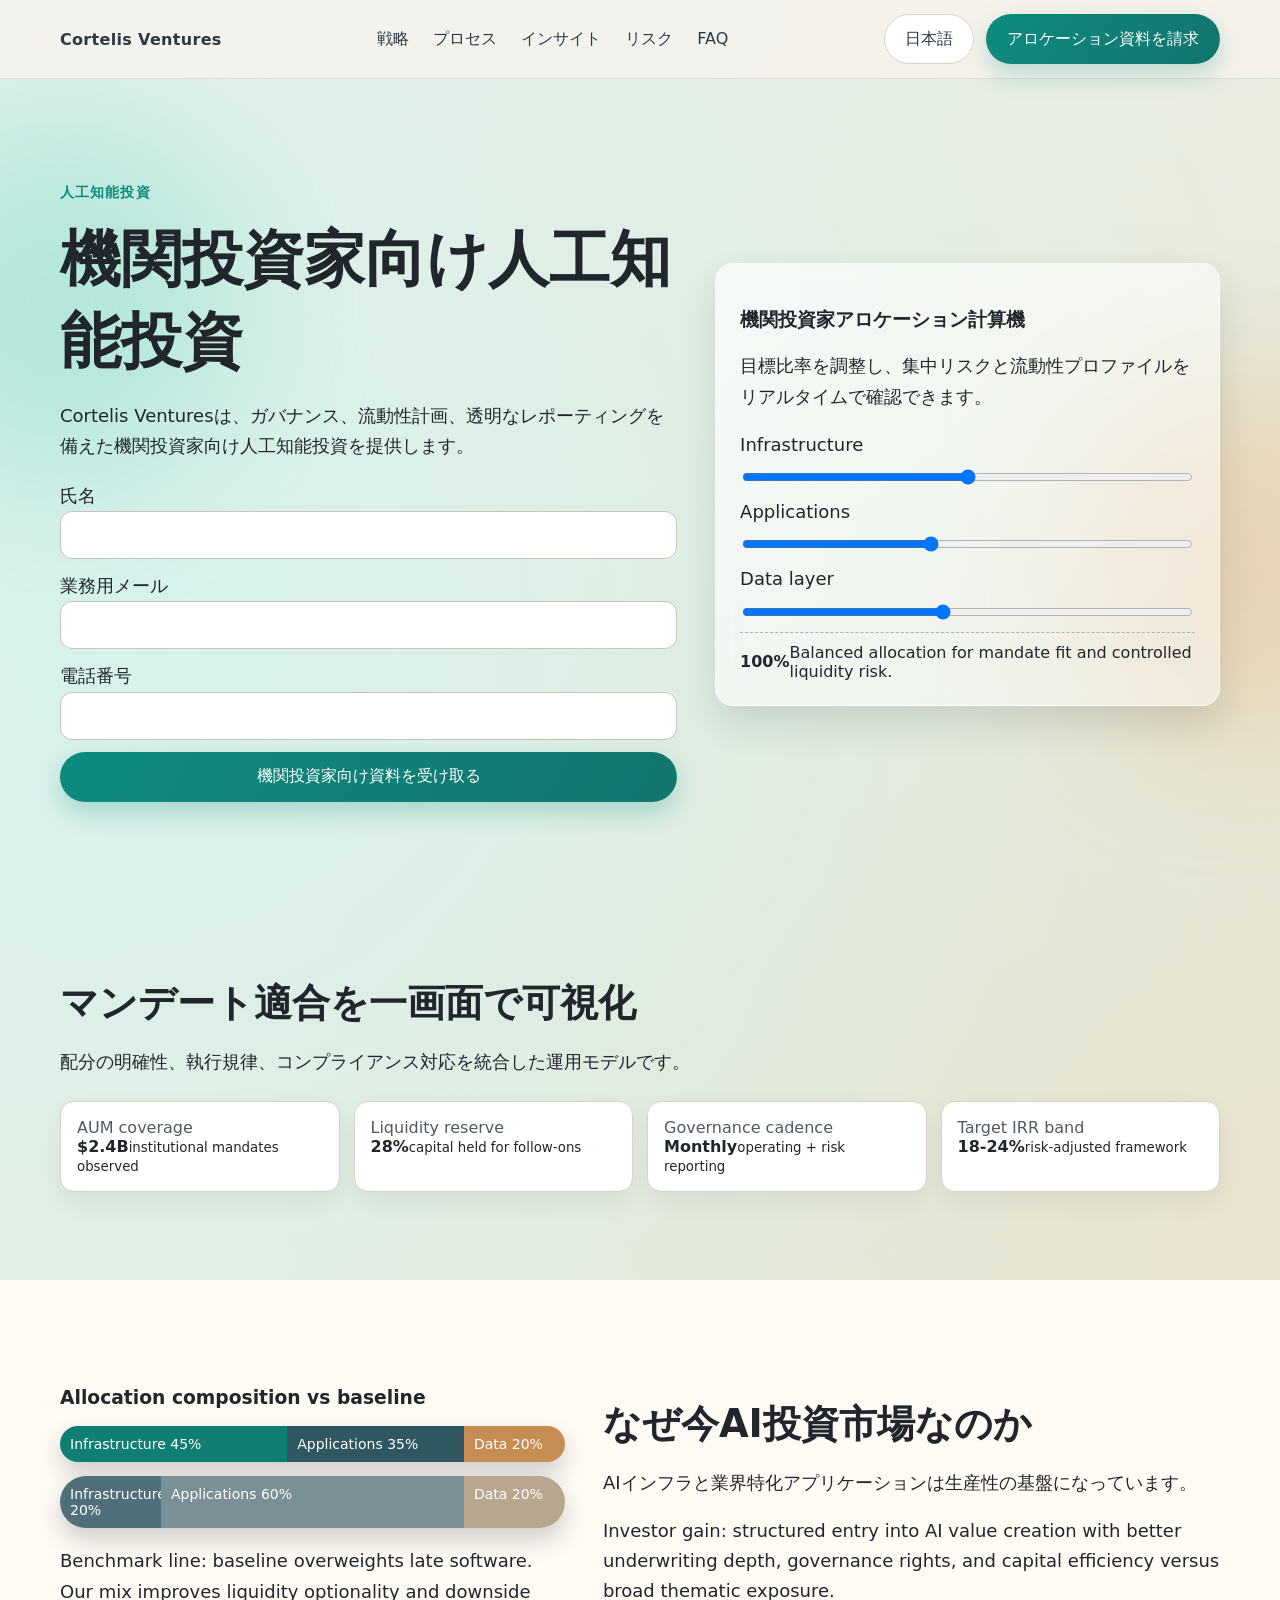
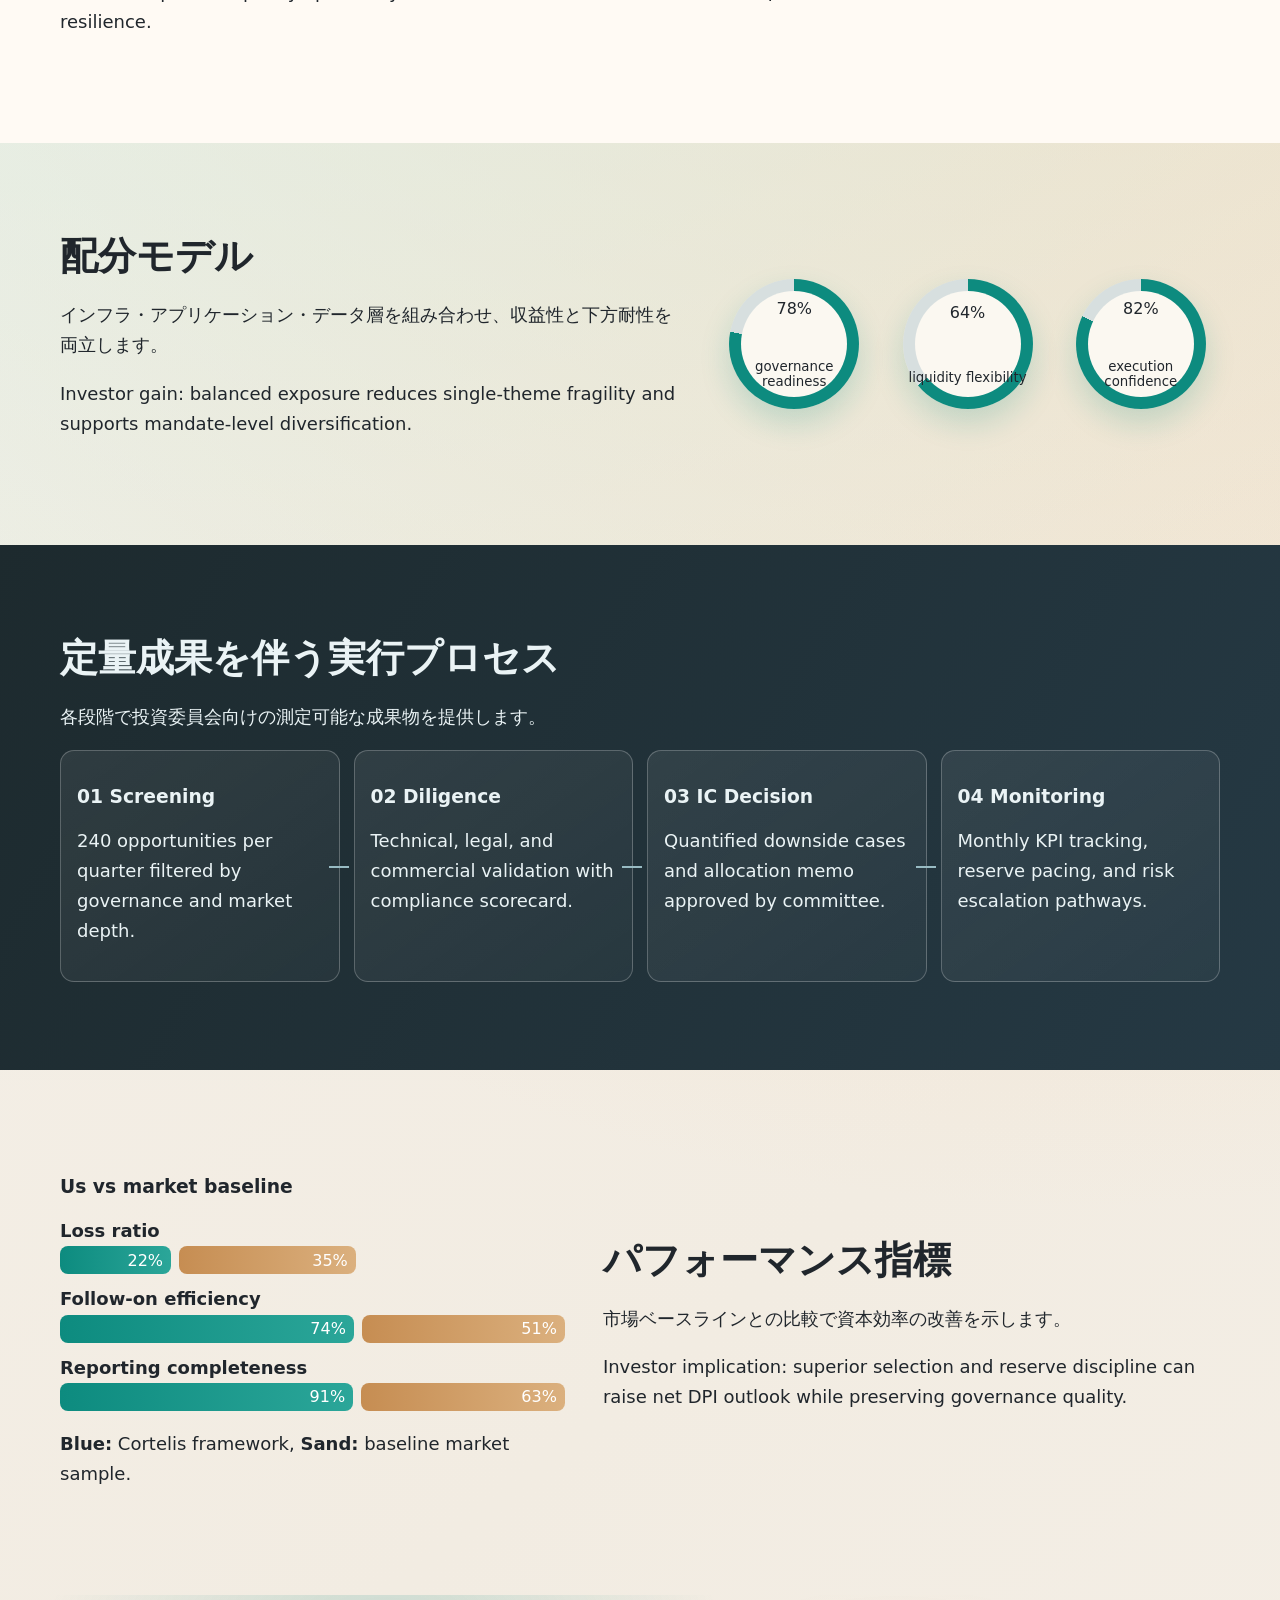
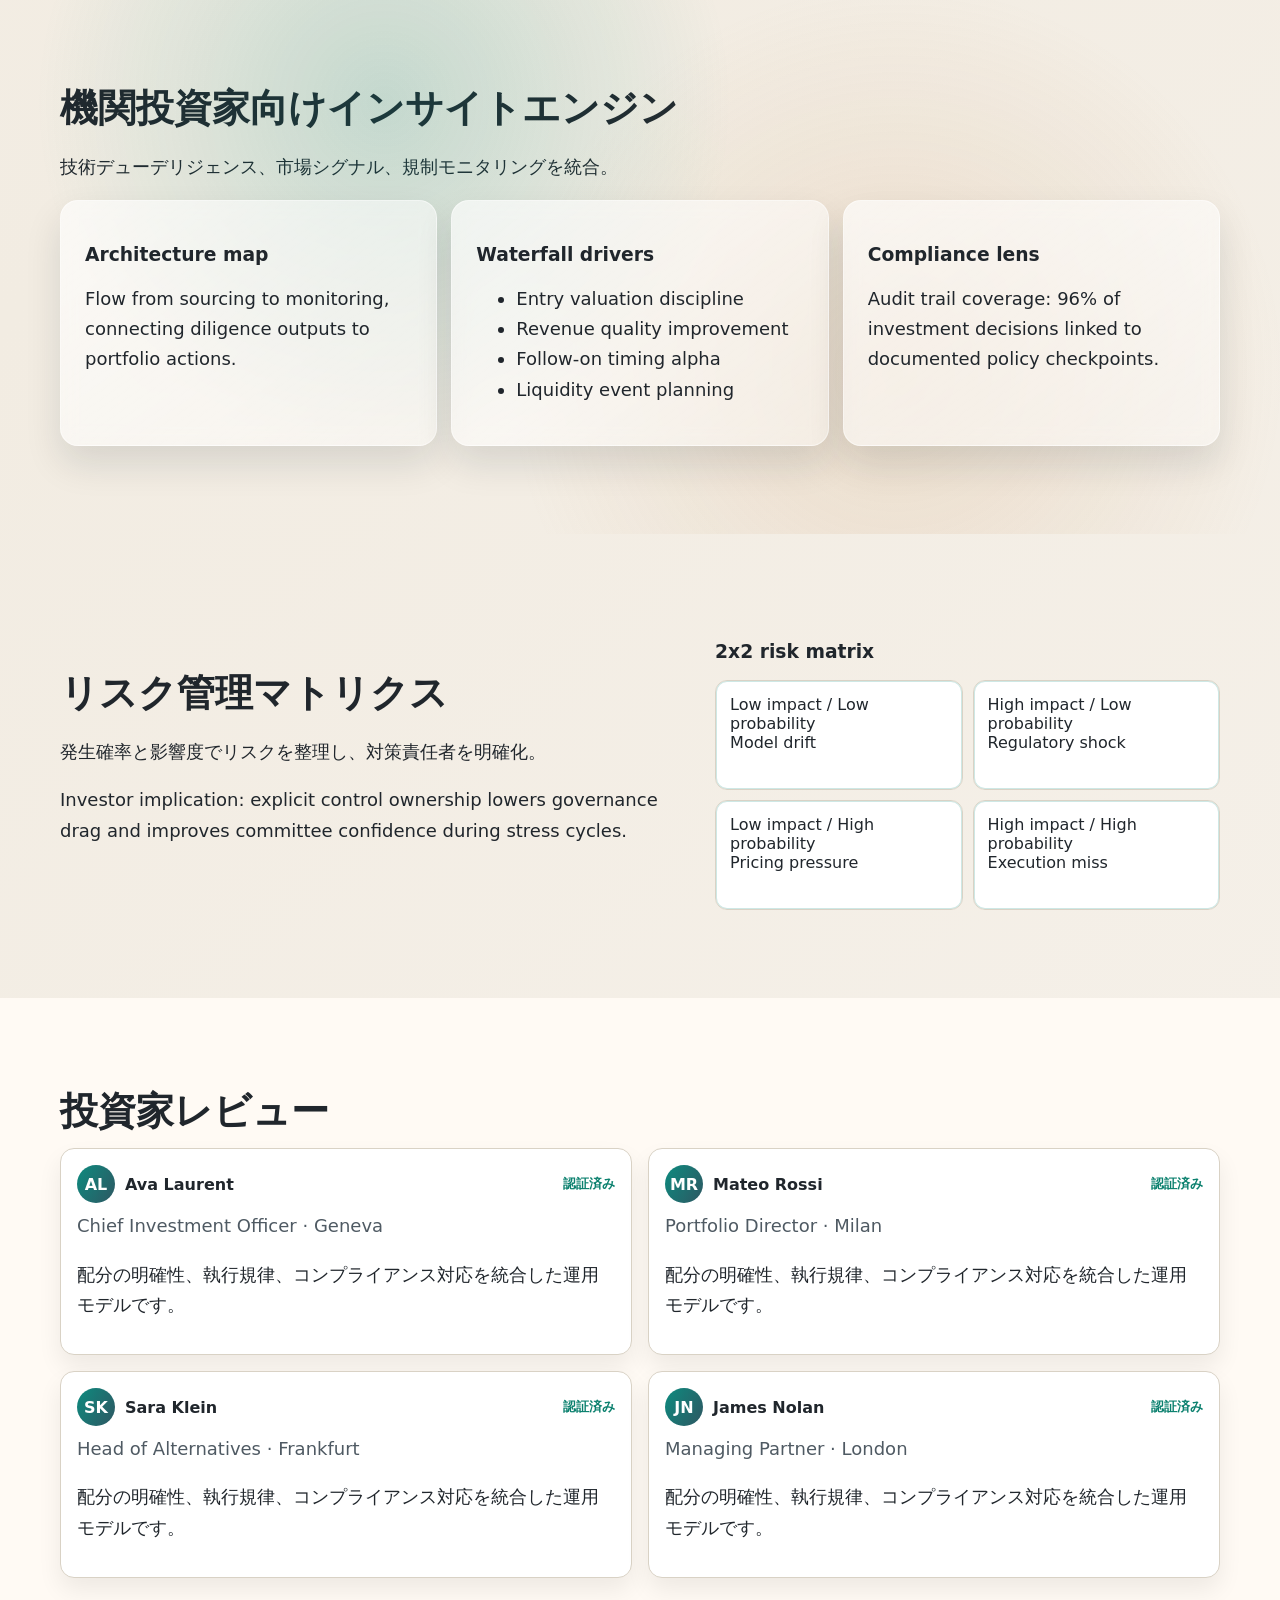
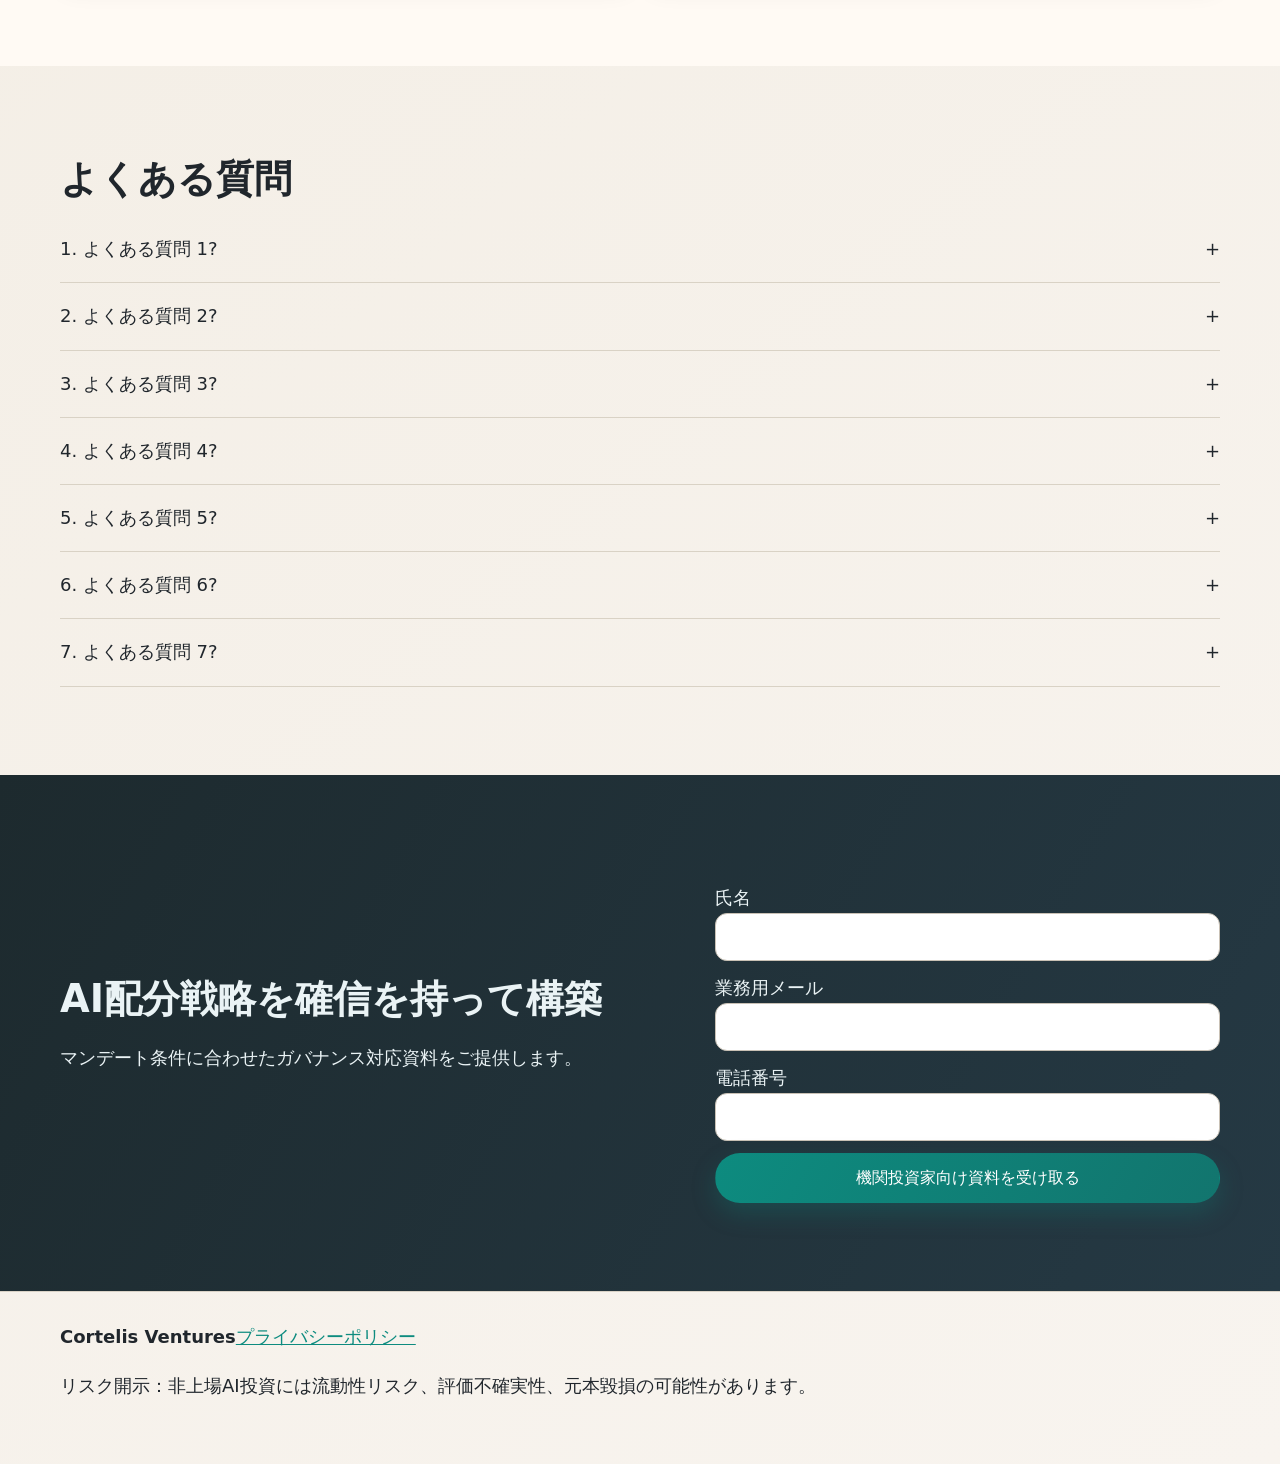
<file: jp/index.html>
<!DOCTYPE html>
<html lang="ja">
<head>
<meta charset="UTF-8" />
<meta name="viewport" content="width=device-width, initial-scale=1.0" />
<title>Cortelis Ventures | 機関投資家向け人工知能投資</title>
<meta name="description" content="Cortelis Ventures levert institutionele 機関投資家向け人工知能投資 met governance, liquiditeitsplanning en risicogecorrigeerde rendementskaders." />
<link rel="canonical" href="https://cortelisventures.com/jp/index.html" />
<link rel="alternate" hreflang="x-default" href="https://cortelisventures.com/" />
<link rel="alternate" hreflang="de" href="https://cortelisventures.com/de/index.html" />
<link rel="alternate" hreflang="fr" href="https://cortelisventures.com/fr/index.html" />
<link rel="alternate" hreflang="es" href="https://cortelisventures.com/es/index.html" />
<link rel="alternate" hreflang="it" href="https://cortelisventures.com/it/index.html" />
<link rel="alternate" hreflang="tr" href="https://cortelisventures.com/tr/index.html" />
<link rel="alternate" hreflang="pt" href="https://cortelisventures.com/pt/index.html" />
<link rel="alternate" hreflang="ja" href="https://cortelisventures.com/jp/index.html" />
<link rel="alternate" hreflang="sk" href="https://cortelisventures.com/sk/index.html" />
<link rel="alternate" hreflang="nl-BE" href="https://cortelisventures.com/be/index.html" />
<meta property="og:title" content="Cortelis Ventures | 機関投資家向け人工知能投資" />
<meta property="og:description" content="Cortelis Ventures levert institutionele 機関投資家向け人工知能投資 met governance, liquiditeitsplanning en risicogecorrigeerde rendementskaders." />
<meta property="og:type" content="website" />
<meta property="og:url" content="https://cortelisventures.com/jp/index.html" />
<meta name="twitter:card" content="summary_large_image" />
<meta name="twitter:title" content="Cortelis Ventures | 機関投資家向け人工知能投資" />
<meta name="twitter:description" content="Cortelis Ventures levert institutionele 機関投資家向け人工知能投資 met governance, liquiditeitsplanning en risicogecorrigeerde rendementskaders." />
<link rel="stylesheet" href="../assets/style.css" />
<script type="application/ld+json">{"@context":"https://schema.org","@graph":[{"@type":"Organization","name":"Cortelis Ventures","url":"https://cortelisventures.com/","description":"Cortelis Ventures levert institutionele 機関投資家向け人工知能投資 met governance, liquiditeitsplanning en risicogecorrigeerde rendementskaders."},{"@type":"WebSite","name":"Cortelis Ventures","url":"https://cortelisventures.com/"},{"@type":"FAQPage","mainEntity":[{"@type":"Question","name":"1. よくある質問 1?","acceptedAnswer":{"@type":"Answer","text":"各段階で投資委員会向けの測定可能な成果物を提供します。 発生確率と影響度でリスクを整理し、対策責任者を明確化。"}},{"@type":"Question","name":"2. よくある質問 2?","acceptedAnswer":{"@type":"Answer","text":"各段階で投資委員会向けの測定可能な成果物を提供します。 発生確率と影響度でリスクを整理し、対策責任者を明確化。"}},{"@type":"Question","name":"3. よくある質問 3?","acceptedAnswer":{"@type":"Answer","text":"各段階で投資委員会向けの測定可能な成果物を提供します。 発生確率と影響度でリスクを整理し、対策責任者を明確化。"}},{"@type":"Question","name":"4. よくある質問 4?","acceptedAnswer":{"@type":"Answer","text":"各段階で投資委員会向けの測定可能な成果物を提供します。 発生確率と影響度でリスクを整理し、対策責任者を明確化。"}},{"@type":"Question","name":"5. よくある質問 5?","acceptedAnswer":{"@type":"Answer","text":"各段階で投資委員会向けの測定可能な成果物を提供します。 発生確率と影響度でリスクを整理し、対策責任者を明確化。"}},{"@type":"Question","name":"6. よくある質問 6?","acceptedAnswer":{"@type":"Answer","text":"各段階で投資委員会向けの測定可能な成果物を提供します。 発生確率と影響度でリスクを整理し、対策責任者を明確化。"}},{"@type":"Question","name":"7. よくある質問 7?","acceptedAnswer":{"@type":"Answer","text":"各段階で投資委員会向けの測定可能な成果物を提供します。 発生確率と影響度でリスクを整理し、対策責任者を明確化。"}}]},{"@type":"Review","itemReviewed":{"@type":"Organization","name":"Cortelis Ventures"},"author":{"@type":"Person","name":"Ava Laurent"},"reviewBody":"配分の明確性、執行規律、コンプライアンス対応を統合した運用モデルです。","reviewRating":{"@type":"Rating","ratingValue":"5","bestRating":"5"}}]}</script>
</head>
<body>
<div class="bg-glow one"></div><div class="bg-glow two"></div>
<header class="site-header"><div class="container header-wrap">
<a class="brand" href="../index.html">Cortelis Ventures</a>
<nav class="desktop-nav" aria-label="Primary"><a href="#strategy">戦略</a><a href="#process">プロセス</a><a href="#insights">インサイト</a><a href="#risk">リスク</a><a href="#faq">FAQ</a></nav>
<div class="header-actions"><div class="lang-switch"><button class="lang-active" aria-expanded="false">日本語</button><div class="lang-menu"><a href="../index.html"><svg viewBox="0 0 24 24" aria-hidden="true"><circle cx="12" cy="12" r="11"></circle></svg>English</a>
<a href="../de/index.html"><svg viewBox="0 0 24 24" aria-hidden="true"><circle cx="12" cy="12" r="11"></circle></svg>Deutsch</a>
<a href="../fr/index.html"><svg viewBox="0 0 24 24" aria-hidden="true"><circle cx="12" cy="12" r="11"></circle></svg>Français</a>
<a href="../es/index.html"><svg viewBox="0 0 24 24" aria-hidden="true"><circle cx="12" cy="12" r="11"></circle></svg>Español</a>
<a href="../it/index.html"><svg viewBox="0 0 24 24" aria-hidden="true"><circle cx="12" cy="12" r="11"></circle></svg>Italiano</a>
<a href="../tr/index.html"><svg viewBox="0 0 24 24" aria-hidden="true"><circle cx="12" cy="12" r="11"></circle></svg>Türkçe</a>
<a href="../pt/index.html"><svg viewBox="0 0 24 24" aria-hidden="true"><circle cx="12" cy="12" r="11"></circle></svg>Português</a>
<a href="../jp/index.html"><svg viewBox="0 0 24 24" aria-hidden="true"><circle cx="12" cy="12" r="11"></circle></svg>日本語</a>
<a href="../sk/index.html"><svg viewBox="0 0 24 24" aria-hidden="true"><circle cx="12" cy="12" r="11"></circle></svg>Slovenčina</a>
<a href="../be/index.html"><svg viewBox="0 0 24 24" aria-hidden="true"><circle cx="12" cy="12" r="11"></circle></svg>Belgium</a></div></div><a class="btn btn-primary" href="#final-cta">アロケーション資料を請求</a><button class="burger" aria-label="Open menu" aria-expanded="false"><span></span><span></span><span></span></button></div>
</div></header>
<div class="mobile-drawer" aria-hidden="true"><div class="drawer-panel"><button class="drawer-close" aria-label="Close menu">×</button><nav><a href="#strategy">戦略</a><a href="#process">プロセス</a><a href="#insights">インサイト</a><a href="#risk">リスク</a><a href="#faq">FAQ</a></nav><div class="drawer-lang"><a href="../index.html"><svg viewBox="0 0 24 24" aria-hidden="true"><circle cx="12" cy="12" r="11"></circle></svg>English</a>
<a href="../de/index.html"><svg viewBox="0 0 24 24" aria-hidden="true"><circle cx="12" cy="12" r="11"></circle></svg>Deutsch</a>
<a href="../fr/index.html"><svg viewBox="0 0 24 24" aria-hidden="true"><circle cx="12" cy="12" r="11"></circle></svg>Français</a>
<a href="../es/index.html"><svg viewBox="0 0 24 24" aria-hidden="true"><circle cx="12" cy="12" r="11"></circle></svg>Español</a>
<a href="../it/index.html"><svg viewBox="0 0 24 24" aria-hidden="true"><circle cx="12" cy="12" r="11"></circle></svg>Italiano</a>
<a href="../tr/index.html"><svg viewBox="0 0 24 24" aria-hidden="true"><circle cx="12" cy="12" r="11"></circle></svg>Türkçe</a>
<a href="../pt/index.html"><svg viewBox="0 0 24 24" aria-hidden="true"><circle cx="12" cy="12" r="11"></circle></svg>Português</a>
<a href="../jp/index.html"><svg viewBox="0 0 24 24" aria-hidden="true"><circle cx="12" cy="12" r="11"></circle></svg>日本語</a>
<a href="../sk/index.html"><svg viewBox="0 0 24 24" aria-hidden="true"><circle cx="12" cy="12" r="11"></circle></svg>Slovenčina</a>
<a href="../be/index.html"><svg viewBox="0 0 24 24" aria-hidden="true"><circle cx="12" cy="12" r="11"></circle></svg>Belgium</a></div><a class="btn btn-primary" href="#final-cta">アロケーション資料を請求</a></div></div>
<main>
<section class="hero section"><div class="container split"><div><p class="eyebrow">人工知能投資</p><h1>機関投資家向け人工知能投資</h1><p>Cortelis Venturesは、ガバナンス、流動性計画、透明なレポーティングを備えた機関投資家向け人工知能投資を提供します。</p><form class="lead-form"><label>氏名<input type="text" required></label><label>業務用メール<input type="email" required></label><label>電話番号<input type="tel" required></label><button class="btn btn-primary" type="submit">機関投資家向け資料を受け取る</button></form></div><div class="hero-visual glass reveal"><h3>機関投資家アロケーション計算機</h3><p>目標比率を調整し、集中リスクと流動性プロファイルをリアルタイムで確認できます。</p><div class="calc"><label>Infrastructure <input type="range" min="10" max="70" value="40" data-key="infra"></label><label>Applications <input type="range" min="10" max="70" value="35" data-key="apps"></label><label>Data layer <input type="range" min="5" max="50" value="25" data-key="data"></label><div class="calc-output"><strong id="alloc-total">100%</strong><span id="alloc-note">Balanced allocation for mandate fit.</span></div></div></div></div></section>
<section class="kpi-strip section"><div class="container"><h2>マンデート適合を一画面で可視化</h2><p>配分の明確性、執行規律、コンプライアンス対応を統合した運用モデルです。</p><div class="kpi-grid"><div><span>AUM coverage</span><strong>$2.4B</strong><small>institutional mandates observed</small></div><div><span>Liquidity reserve</span><strong>28%</strong><small>capital held for follow-ons</small></div><div><span>Governance cadence</span><strong>Monthly</strong><small>operating + risk reporting</small></div><div><span>Target IRR band</span><strong>18-24%</strong><small>risk-adjusted framework</small></div></div></div></section>
<section id="strategy" class="section alt"><div class="container split reverse"><div><h2>なぜ今AI投資市場なのか</h2><p>AIインフラと業界特化アプリケーションは生産性の基盤になっています。</p><p>Investor gain: structured entry into AI value creation with better underwriting depth, governance rights, and capital efficiency versus broad thematic exposure.</p></div><div class="stacked-chart reveal"><h3>Allocation composition vs baseline</h3><div class="bar"><span style="width:45%">Infrastructure 45%</span><span style="width:35%">Applications 35%</span><span style="width:20%">Data 20%</span></div><div class="bar baseline"><span style="width:20%">Infrastructure 20%</span><span style="width:60%">Applications 60%</span><span style="width:20%">Data 20%</span></div><p>Benchmark line: baseline overweights late software. Our mix improves liquidity optionality and downside resilience.</p></div></div></section>
<section class="section"><div class="container split"><div><h2>配分モデル</h2><p>インフラ・アプリケーション・データ層を組み合わせ、収益性と下方耐性を両立します。</p><p>Investor gain: balanced exposure reduces single-theme fragility and supports mandate-level diversification.</p></div><div class="radial-grid reveal"><div class="ring" style="--val:78"><span>78%</span><small>governance readiness</small></div><div class="ring" style="--val:64"><span>64%</span><small>liquidity flexibility</small></div><div class="ring" style="--val:82"><span>82%</span><small>execution confidence</small></div></div></div></section>
<section id="process" class="section dark"><div class="container"><h2>定量成果を伴う実行プロセス</h2><p>各段階で投資委員会向けの測定可能な成果物を提供します。</p><div class="timeline reveal"><div><h3>01 Screening</h3><p>240 opportunities per quarter filtered by governance and market depth.</p></div><div><h3>02 Diligence</h3><p>Technical, legal, and commercial validation with compliance scorecard.</p></div><div><h3>03 IC Decision</h3><p>Quantified downside cases and allocation memo approved by committee.</p></div><div><h3>04 Monitoring</h3><p>Monthly KPI tracking, reserve pacing, and risk escalation pathways.</p></div></div></div></section>
<section class="section"><div class="container split reverse"><div><h2>パフォーマンス指標</h2><p>市場ベースラインとの比較で資本効率の改善を示します。</p><p>Investor implication: superior selection and reserve discipline can raise net DPI outlook while preserving governance quality.</p></div><div class="dual-bars reveal"><h3>Us vs market baseline</h3><div><label>Loss ratio</label><div><span style="width:22%">22%</span><em style="width:35%">35%</em></div></div><div><label>Follow-on efficiency</label><div><span style="width:74%">74%</span><em style="width:51%">51%</em></div></div><div><label>Reporting completeness</label><div><span style="width:91%">91%</span><em style="width:63%">63%</em></div></div><p><b>Blue:</b> Cortelis framework, <b>Sand:</b> baseline market sample.</p></div></div></section>
<section id="insights" class="section mesh"><div class="container"><h2>機関投資家向けインサイトエンジン</h2><p>技術デューデリジェンス、市場シグナル、規制モニタリングを統合。</p><div class="insight-grid"><article class="glass reveal"><h3>Architecture map</h3><p>Flow from sourcing to monitoring, connecting diligence outputs to portfolio actions.</p></article><article class="glass reveal"><h3>Waterfall drivers</h3><ul><li>Entry valuation discipline</li><li>Revenue quality improvement</li><li>Follow-on timing alpha</li><li>Liquidity event planning</li></ul></article><article class="glass reveal"><h3>Compliance lens</h3><p>Audit trail coverage: 96% of investment decisions linked to documented policy checkpoints.</p></article></div></div></section>
<section id="risk" class="section"><div class="container split"><div><h2>リスク管理マトリクス</h2><p>発生確率と影響度でリスクを整理し、対策責任者を明確化。</p><p>Investor implication: explicit control ownership lowers governance drag and improves committee confidence during stress cycles.</p></div><div class="risk-matrix reveal"><h3>2x2 risk matrix</h3><div class="grid"><span>Low impact / Low probability<br>Model drift</span><span>High impact / Low probability<br>Regulatory shock</span><span>Low impact / High probability<br>Pricing pressure</span><span>High impact / High probability<br>Execution miss</span></div></div></div></section>
<section class="section alt"><div class="container"><h2>投資家レビュー</h2><div class="reviews"><article class="review-card reveal"><div class="review-head"><div class="avatar">AL</div><h3>Ava Laurent</h3><span class="verified">認証済み</span></div><p class="meta">Chief Investment Officer · Geneva</p><p>配分の明確性、執行規律、コンプライアンス対応を統合した運用モデルです。</p></article>
<article class="review-card reveal"><div class="review-head"><div class="avatar">MR</div><h3>Mateo Rossi</h3><span class="verified">認証済み</span></div><p class="meta">Portfolio Director · Milan</p><p>配分の明確性、執行規律、コンプライアンス対応を統合した運用モデルです。</p></article>
<article class="review-card reveal"><div class="review-head"><div class="avatar">SK</div><h3>Sara Klein</h3><span class="verified">認証済み</span></div><p class="meta">Head of Alternatives · Frankfurt</p><p>配分の明確性、執行規律、コンプライアンス対応を統合した運用モデルです。</p></article>
<article class="review-card reveal"><div class="review-head"><div class="avatar">JN</div><h3>James Nolan</h3><span class="verified">認証済み</span></div><p class="meta">Managing Partner · London</p><p>配分の明確性、執行規律、コンプライアンス対応を統合した運用モデルです。</p></article></div></div></section>
<section id="faq" class="section"><div class="container"><h2>よくある質問</h2><div class="faq"><div class="faq-item"><button class="faq-q" aria-expanded="false"><span>1. よくある質問 1?</span><span>+</span></button><div class="faq-a"><p>各段階で投資委員会向けの測定可能な成果物を提供します。 発生確率と影響度でリスクを整理し、対策責任者を明確化。</p></div></div>
<div class="faq-item"><button class="faq-q" aria-expanded="false"><span>2. よくある質問 2?</span><span>+</span></button><div class="faq-a"><p>各段階で投資委員会向けの測定可能な成果物を提供します。 発生確率と影響度でリスクを整理し、対策責任者を明確化。</p></div></div>
<div class="faq-item"><button class="faq-q" aria-expanded="false"><span>3. よくある質問 3?</span><span>+</span></button><div class="faq-a"><p>各段階で投資委員会向けの測定可能な成果物を提供します。 発生確率と影響度でリスクを整理し、対策責任者を明確化。</p></div></div>
<div class="faq-item"><button class="faq-q" aria-expanded="false"><span>4. よくある質問 4?</span><span>+</span></button><div class="faq-a"><p>各段階で投資委員会向けの測定可能な成果物を提供します。 発生確率と影響度でリスクを整理し、対策責任者を明確化。</p></div></div>
<div class="faq-item"><button class="faq-q" aria-expanded="false"><span>5. よくある質問 5?</span><span>+</span></button><div class="faq-a"><p>各段階で投資委員会向けの測定可能な成果物を提供します。 発生確率と影響度でリスクを整理し、対策責任者を明確化。</p></div></div>
<div class="faq-item"><button class="faq-q" aria-expanded="false"><span>6. よくある質問 6?</span><span>+</span></button><div class="faq-a"><p>各段階で投資委員会向けの測定可能な成果物を提供します。 発生確率と影響度でリスクを整理し、対策責任者を明確化。</p></div></div>
<div class="faq-item"><button class="faq-q" aria-expanded="false"><span>7. よくある質問 7?</span><span>+</span></button><div class="faq-a"><p>各段階で投資委員会向けの測定可能な成果物を提供します。 発生確率と影響度でリスクを整理し、対策責任者を明確化。</p></div></div></div></div></section>
<section id="final-cta" class="section dark"><div class="container split"><div><h2>AI配分戦略を確信を持って構築</h2><p>マンデート条件に合わせたガバナンス対応資料をご提供します。</p></div><form class="lead-form"><label>氏名<input type="text" required></label><label>業務用メール<input type="email" required></label><label>電話番号<input type="tel" required></label><button class="btn btn-primary" type="submit">機関投資家向け資料を受け取る</button></form></div></section>
</main>
<footer class="site-footer"><div class="container"><strong>Cortelis Ventures</strong><button class="privacy-link" data-open-modal>プライバシーポリシー</button><p>リスク開示：非上場AI投資には流動性リスク、評価不確実性、元本毀損の可能性があります。</p></div></footer>
<div class="modal" id="privacy-modal" aria-hidden="true"><div class="modal-panel" role="dialog" aria-modal="true" aria-labelledby="privacy-title"><button class="modal-x" data-close-modal aria-label="Close">×</button><h2 id="privacy-title">プライバシーポリシー</h2><div class="modal-content"><h3>Introduction</h3><p>Cortelis Venturesは、ガバナンス、流動性計画、透明なレポーティングを備えた機関投資家向け人工知能投資を提供します。</p><h3>Data collection</h3><p>We collect form submissions, website analytics events, and communication records required for investor onboarding and mandate support.</p><h3>Legal basis</h3><p>Processing is based on consent, legitimate interest for B2B communication, and contractual necessity during due diligence phases.</p><h3>Cookies</h3><p>Essential cookies support language persistence and accessibility features; analytics cookies measure engagement quality.</p><h3>Retention</h3><p>Lead data is retained according to regulatory requirements and deleted when no longer needed for investment communication.</p><h3>Third-party sharing</h3><p>Data is shared only with regulated service providers, counsel, and administrators supporting execution and compliance.</p><h3>Security</h3><p>We apply encryption in transit, restricted access controls, and governance audits.</p><h3>User rights</h3><p>You may request access, correction, deletion, or restriction of your data where applicable.</p><h3>International transfers</h3><p>Cross-border transfers rely on contractual safeguards and approved legal mechanisms.</p><h3>Industry risk disclosure</h3><p>AI investment opportunities involve technology risk, market volatility, liquidity constraints, and regulatory change risk.</p><h3>Contact</h3><p>privacy@cortelisventures.com</p></div><div class="modal-footer"><button class="btn" data-close-modal>Close</button></div></div></div>
<script defer src="../assets/app.js"></script>
</body></html>
</file>
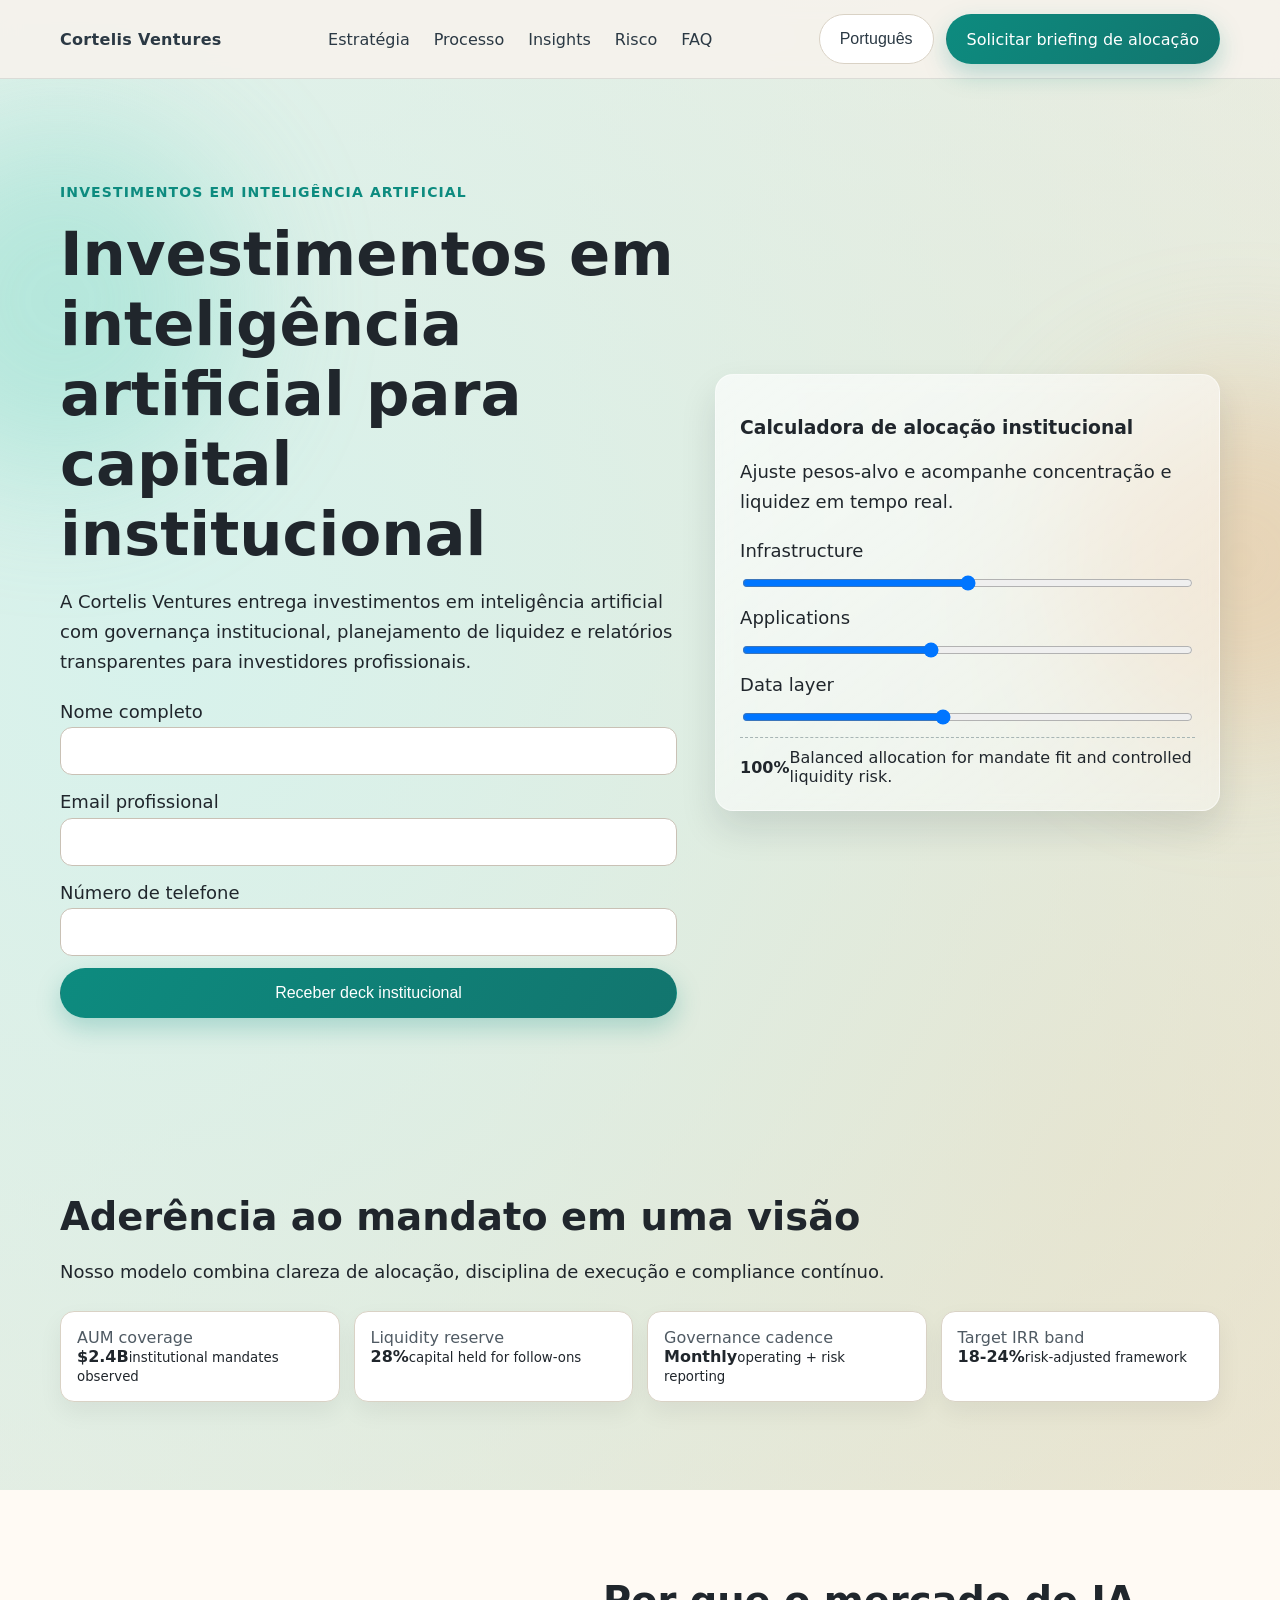
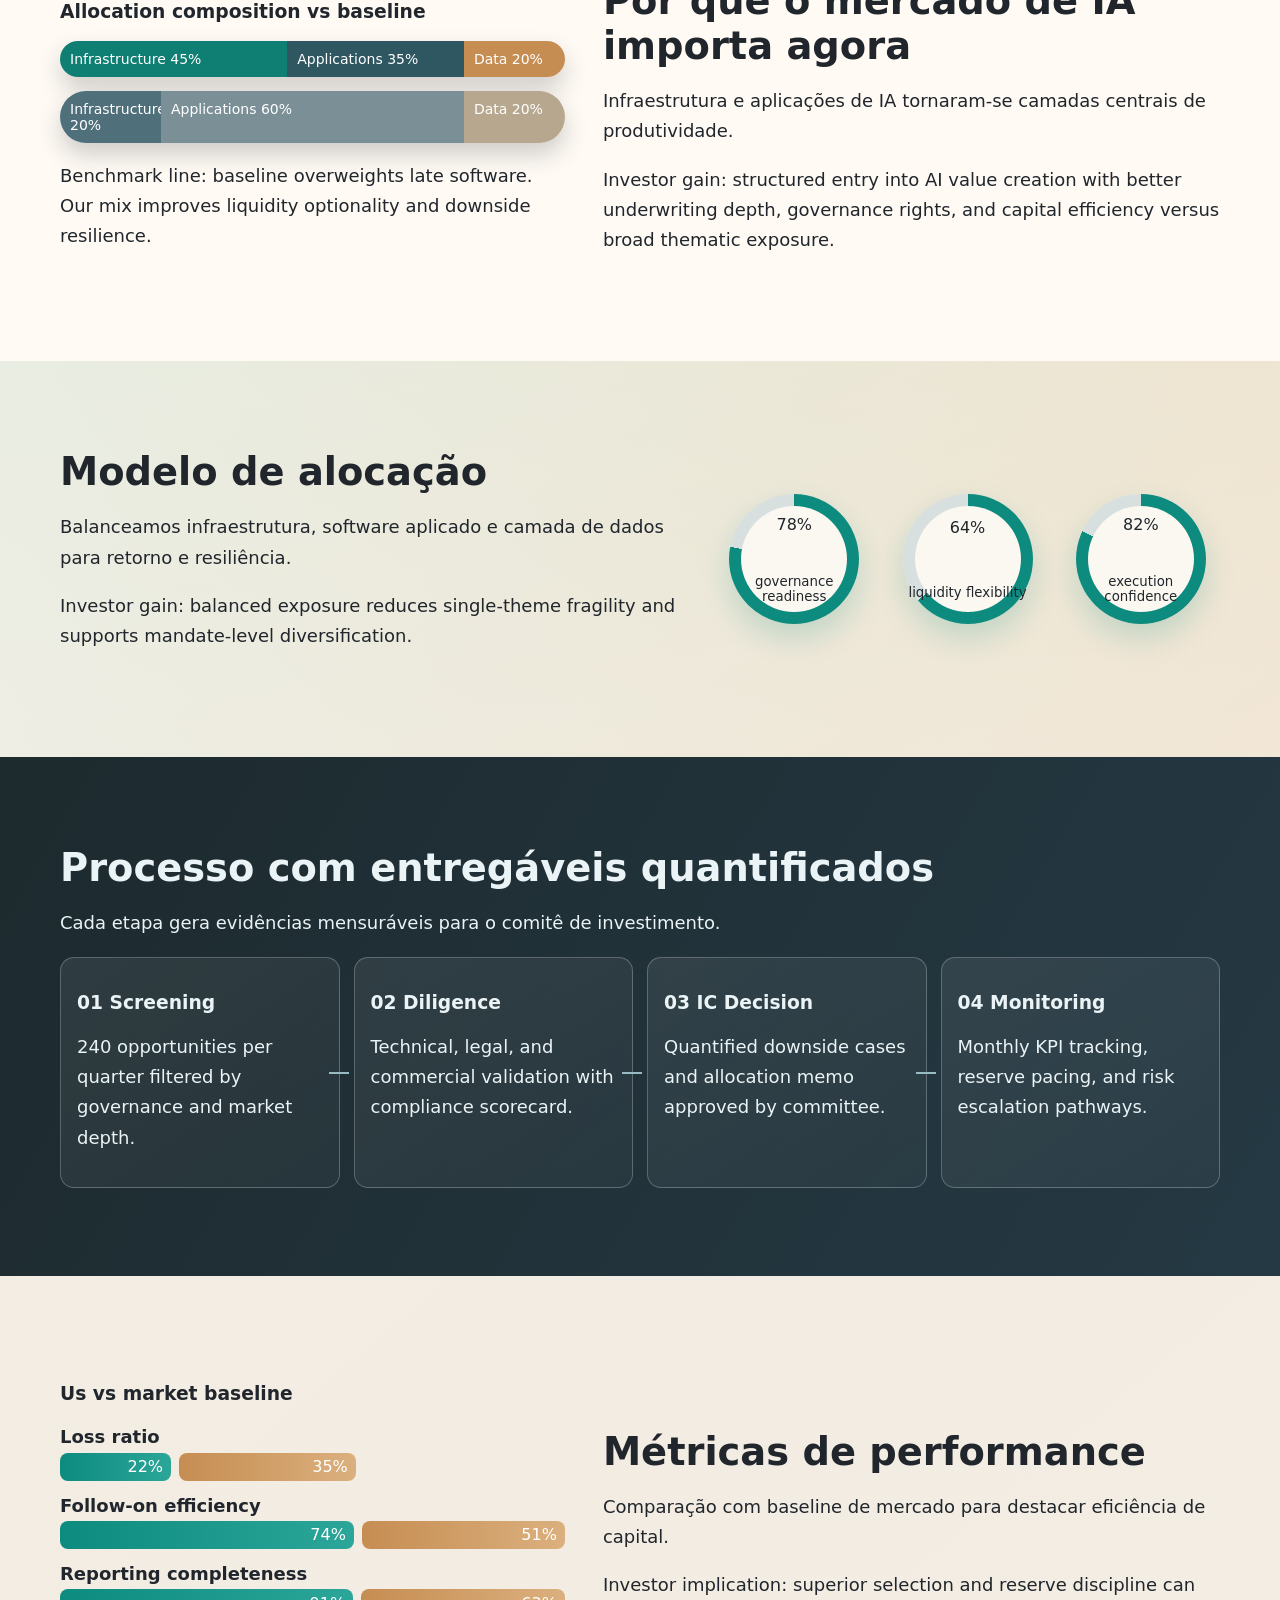
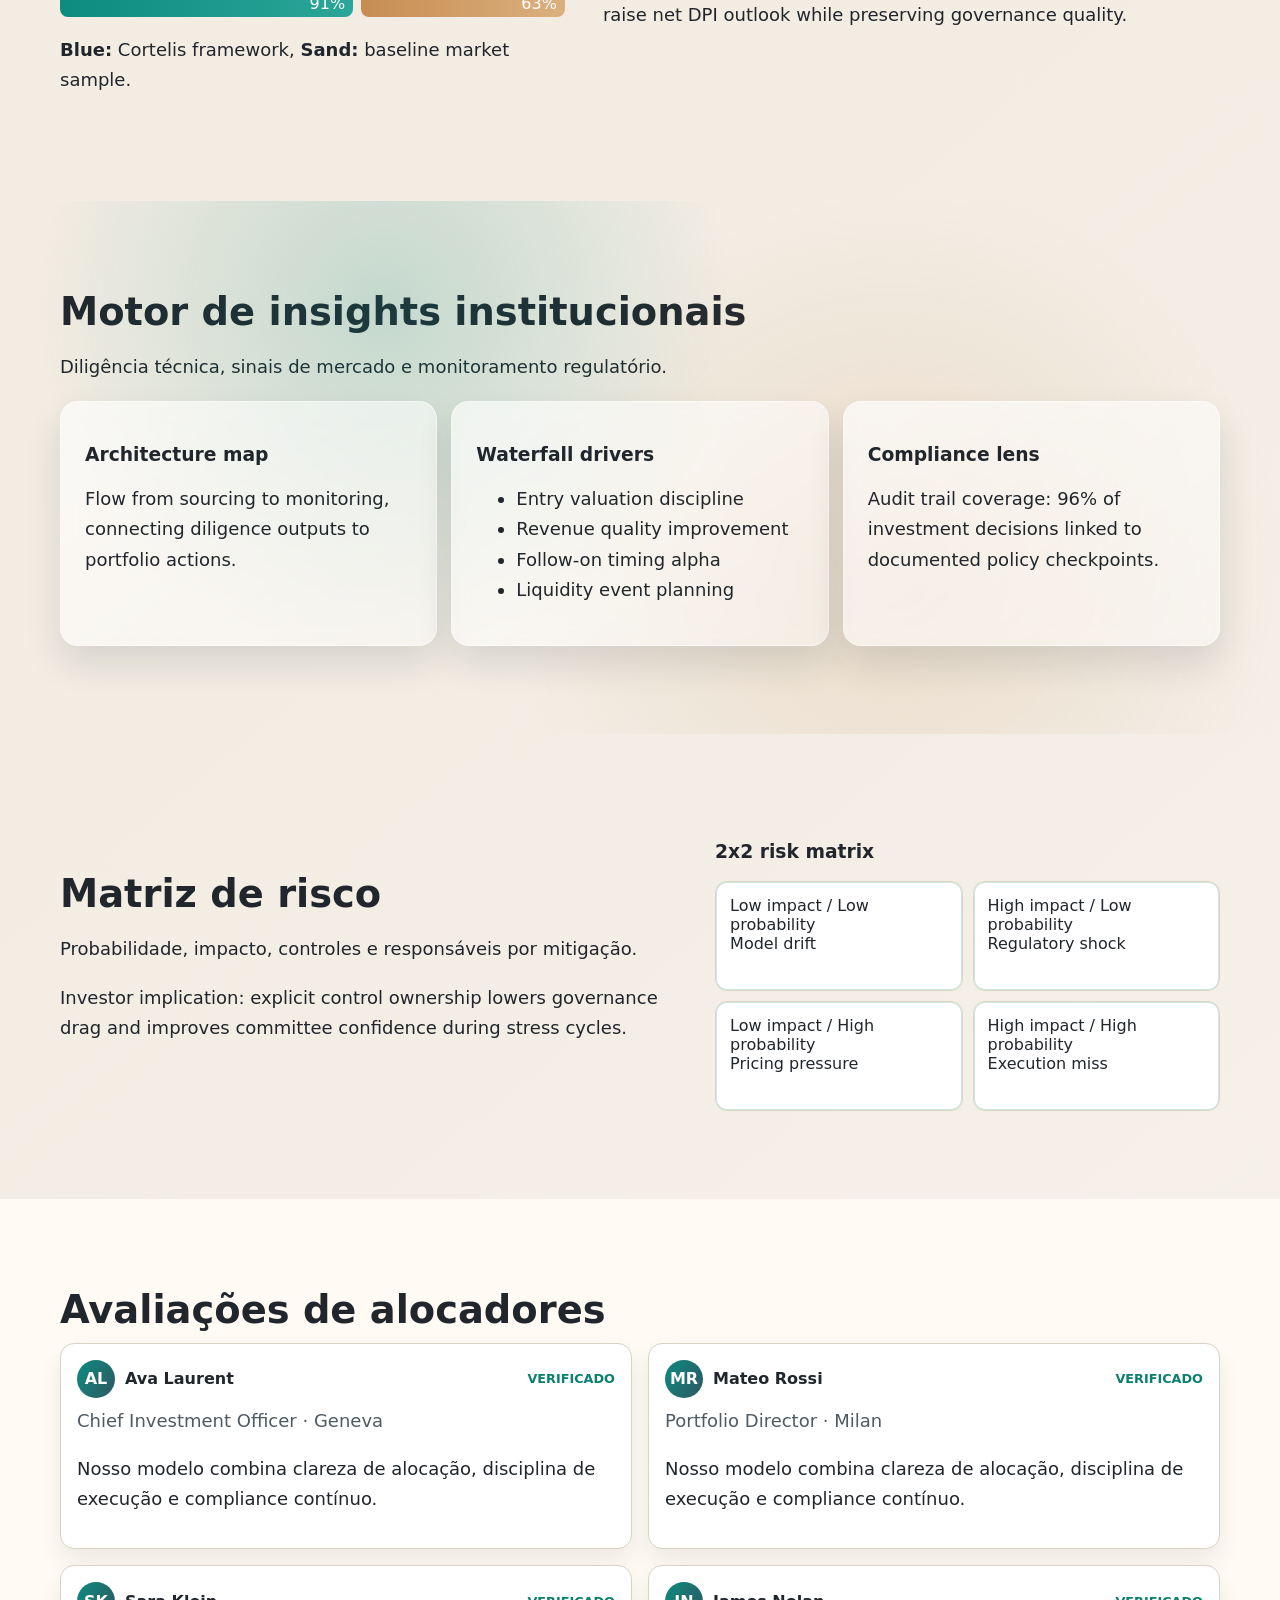
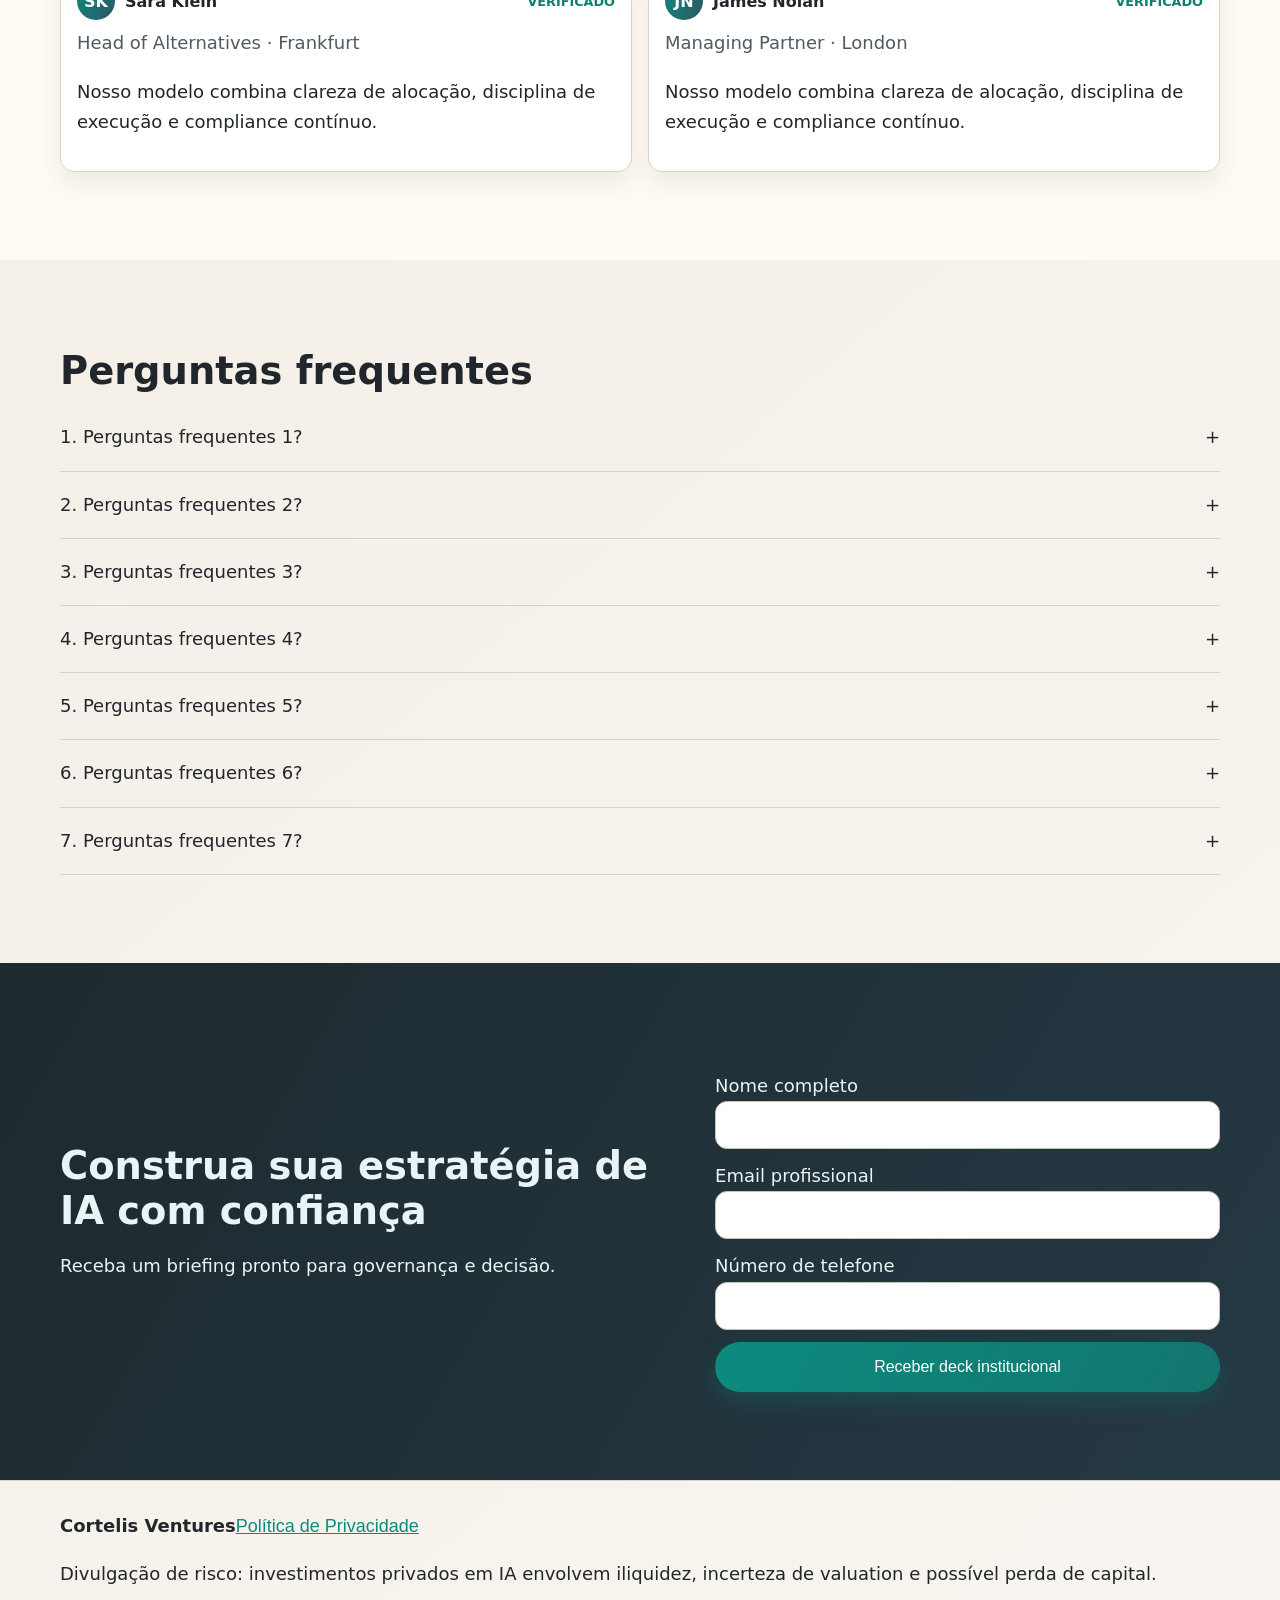
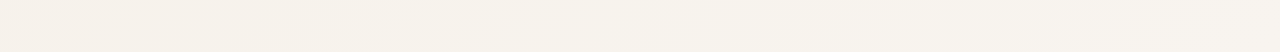
<file: pt/index.html>
<!DOCTYPE html>
<html lang="pt">
<head>
<meta charset="UTF-8" />
<meta name="viewport" content="width=device-width, initial-scale=1.0" />
<title>Cortelis Ventures | Investimentos em inteligência artificial para capital institucional</title>
<meta name="description" content="Cortelis Ventures levert institutionele investimentos em inteligência artificial para capital institucional met governance, liquiditeitsplanning en risicogecorrigeerde rendementskaders." />
<link rel="canonical" href="https://cortelisventures.com/pt/index.html" />
<link rel="alternate" hreflang="x-default" href="https://cortelisventures.com/" />
<link rel="alternate" hreflang="de" href="https://cortelisventures.com/de/index.html" />
<link rel="alternate" hreflang="fr" href="https://cortelisventures.com/fr/index.html" />
<link rel="alternate" hreflang="es" href="https://cortelisventures.com/es/index.html" />
<link rel="alternate" hreflang="it" href="https://cortelisventures.com/it/index.html" />
<link rel="alternate" hreflang="tr" href="https://cortelisventures.com/tr/index.html" />
<link rel="alternate" hreflang="pt" href="https://cortelisventures.com/pt/index.html" />
<link rel="alternate" hreflang="ja" href="https://cortelisventures.com/jp/index.html" />
<link rel="alternate" hreflang="sk" href="https://cortelisventures.com/sk/index.html" />
<link rel="alternate" hreflang="nl-BE" href="https://cortelisventures.com/be/index.html" />
<meta property="og:title" content="Cortelis Ventures | Investimentos em inteligência artificial para capital institucional" />
<meta property="og:description" content="Cortelis Ventures levert institutionele investimentos em inteligência artificial para capital institucional met governance, liquiditeitsplanning en risicogecorrigeerde rendementskaders." />
<meta property="og:type" content="website" />
<meta property="og:url" content="https://cortelisventures.com/pt/index.html" />
<meta name="twitter:card" content="summary_large_image" />
<meta name="twitter:title" content="Cortelis Ventures | Investimentos em inteligência artificial para capital institucional" />
<meta name="twitter:description" content="Cortelis Ventures levert institutionele investimentos em inteligência artificial para capital institucional met governance, liquiditeitsplanning en risicogecorrigeerde rendementskaders." />
<link rel="stylesheet" href="../assets/style.css" />
<script type="application/ld+json">{"@context":"https://schema.org","@graph":[{"@type":"Organization","name":"Cortelis Ventures","url":"https://cortelisventures.com/","description":"Cortelis Ventures levert institutionele investimentos em inteligência artificial para capital institucional met governance, liquiditeitsplanning en risicogecorrigeerde rendementskaders."},{"@type":"WebSite","name":"Cortelis Ventures","url":"https://cortelisventures.com/"},{"@type":"FAQPage","mainEntity":[{"@type":"Question","name":"1. Perguntas frequentes 1?","acceptedAnswer":{"@type":"Answer","text":"Cada etapa gera evidências mensuráveis para o comitê de investimento. Probabilidade, impacto, controles e responsáveis por mitigação."}},{"@type":"Question","name":"2. Perguntas frequentes 2?","acceptedAnswer":{"@type":"Answer","text":"Cada etapa gera evidências mensuráveis para o comitê de investimento. Probabilidade, impacto, controles e responsáveis por mitigação."}},{"@type":"Question","name":"3. Perguntas frequentes 3?","acceptedAnswer":{"@type":"Answer","text":"Cada etapa gera evidências mensuráveis para o comitê de investimento. Probabilidade, impacto, controles e responsáveis por mitigação."}},{"@type":"Question","name":"4. Perguntas frequentes 4?","acceptedAnswer":{"@type":"Answer","text":"Cada etapa gera evidências mensuráveis para o comitê de investimento. Probabilidade, impacto, controles e responsáveis por mitigação."}},{"@type":"Question","name":"5. Perguntas frequentes 5?","acceptedAnswer":{"@type":"Answer","text":"Cada etapa gera evidências mensuráveis para o comitê de investimento. Probabilidade, impacto, controles e responsáveis por mitigação."}},{"@type":"Question","name":"6. Perguntas frequentes 6?","acceptedAnswer":{"@type":"Answer","text":"Cada etapa gera evidências mensuráveis para o comitê de investimento. Probabilidade, impacto, controles e responsáveis por mitigação."}},{"@type":"Question","name":"7. Perguntas frequentes 7?","acceptedAnswer":{"@type":"Answer","text":"Cada etapa gera evidências mensuráveis para o comitê de investimento. Probabilidade, impacto, controles e responsáveis por mitigação."}}]},{"@type":"Review","itemReviewed":{"@type":"Organization","name":"Cortelis Ventures"},"author":{"@type":"Person","name":"Ava Laurent"},"reviewBody":"Nosso modelo combina clareza de alocação, disciplina de execução e compliance contínuo.","reviewRating":{"@type":"Rating","ratingValue":"5","bestRating":"5"}}]}</script>
</head>
<body>
<div class="bg-glow one"></div><div class="bg-glow two"></div>
<header class="site-header"><div class="container header-wrap">
<a class="brand" href="../index.html">Cortelis Ventures</a>
<nav class="desktop-nav" aria-label="Primary"><a href="#strategy">Estratégia</a><a href="#process">Processo</a><a href="#insights">Insights</a><a href="#risk">Risco</a><a href="#faq">FAQ</a></nav>
<div class="header-actions"><div class="lang-switch"><button class="lang-active" aria-expanded="false">Português</button><div class="lang-menu"><a href="../index.html"><svg viewBox="0 0 24 24" aria-hidden="true"><circle cx="12" cy="12" r="11"></circle></svg>English</a>
<a href="../de/index.html"><svg viewBox="0 0 24 24" aria-hidden="true"><circle cx="12" cy="12" r="11"></circle></svg>Deutsch</a>
<a href="../fr/index.html"><svg viewBox="0 0 24 24" aria-hidden="true"><circle cx="12" cy="12" r="11"></circle></svg>Français</a>
<a href="../es/index.html"><svg viewBox="0 0 24 24" aria-hidden="true"><circle cx="12" cy="12" r="11"></circle></svg>Español</a>
<a href="../it/index.html"><svg viewBox="0 0 24 24" aria-hidden="true"><circle cx="12" cy="12" r="11"></circle></svg>Italiano</a>
<a href="../tr/index.html"><svg viewBox="0 0 24 24" aria-hidden="true"><circle cx="12" cy="12" r="11"></circle></svg>Türkçe</a>
<a href="../pt/index.html"><svg viewBox="0 0 24 24" aria-hidden="true"><circle cx="12" cy="12" r="11"></circle></svg>Português</a>
<a href="../jp/index.html"><svg viewBox="0 0 24 24" aria-hidden="true"><circle cx="12" cy="12" r="11"></circle></svg>日本語</a>
<a href="../sk/index.html"><svg viewBox="0 0 24 24" aria-hidden="true"><circle cx="12" cy="12" r="11"></circle></svg>Slovenčina</a>
<a href="../be/index.html"><svg viewBox="0 0 24 24" aria-hidden="true"><circle cx="12" cy="12" r="11"></circle></svg>Belgium</a></div></div><a class="btn btn-primary" href="#final-cta">Solicitar briefing de alocação</a><button class="burger" aria-label="Open menu" aria-expanded="false"><span></span><span></span><span></span></button></div>
</div></header>
<div class="mobile-drawer" aria-hidden="true"><div class="drawer-panel"><button class="drawer-close" aria-label="Close menu">×</button><nav><a href="#strategy">Estratégia</a><a href="#process">Processo</a><a href="#insights">Insights</a><a href="#risk">Risco</a><a href="#faq">FAQ</a></nav><div class="drawer-lang"><a href="../index.html"><svg viewBox="0 0 24 24" aria-hidden="true"><circle cx="12" cy="12" r="11"></circle></svg>English</a>
<a href="../de/index.html"><svg viewBox="0 0 24 24" aria-hidden="true"><circle cx="12" cy="12" r="11"></circle></svg>Deutsch</a>
<a href="../fr/index.html"><svg viewBox="0 0 24 24" aria-hidden="true"><circle cx="12" cy="12" r="11"></circle></svg>Français</a>
<a href="../es/index.html"><svg viewBox="0 0 24 24" aria-hidden="true"><circle cx="12" cy="12" r="11"></circle></svg>Español</a>
<a href="../it/index.html"><svg viewBox="0 0 24 24" aria-hidden="true"><circle cx="12" cy="12" r="11"></circle></svg>Italiano</a>
<a href="../tr/index.html"><svg viewBox="0 0 24 24" aria-hidden="true"><circle cx="12" cy="12" r="11"></circle></svg>Türkçe</a>
<a href="../pt/index.html"><svg viewBox="0 0 24 24" aria-hidden="true"><circle cx="12" cy="12" r="11"></circle></svg>Português</a>
<a href="../jp/index.html"><svg viewBox="0 0 24 24" aria-hidden="true"><circle cx="12" cy="12" r="11"></circle></svg>日本語</a>
<a href="../sk/index.html"><svg viewBox="0 0 24 24" aria-hidden="true"><circle cx="12" cy="12" r="11"></circle></svg>Slovenčina</a>
<a href="../be/index.html"><svg viewBox="0 0 24 24" aria-hidden="true"><circle cx="12" cy="12" r="11"></circle></svg>Belgium</a></div><a class="btn btn-primary" href="#final-cta">Solicitar briefing de alocação</a></div></div>
<main>
<section class="hero section"><div class="container split"><div><p class="eyebrow">investimentos em inteligência artificial</p><h1>Investimentos em inteligência artificial para capital institucional</h1><p>A Cortelis Ventures entrega investimentos em inteligência artificial com governança institucional, planejamento de liquidez e relatórios transparentes para investidores profissionais.</p><form class="lead-form"><label>Nome completo<input type="text" required></label><label>Email profissional<input type="email" required></label><label>Número de telefone<input type="tel" required></label><button class="btn btn-primary" type="submit">Receber deck institucional</button></form></div><div class="hero-visual glass reveal"><h3>Calculadora de alocação institucional</h3><p>Ajuste pesos-alvo e acompanhe concentração e liquidez em tempo real.</p><div class="calc"><label>Infrastructure <input type="range" min="10" max="70" value="40" data-key="infra"></label><label>Applications <input type="range" min="10" max="70" value="35" data-key="apps"></label><label>Data layer <input type="range" min="5" max="50" value="25" data-key="data"></label><div class="calc-output"><strong id="alloc-total">100%</strong><span id="alloc-note">Balanced allocation for mandate fit.</span></div></div></div></div></section>
<section class="kpi-strip section"><div class="container"><h2>Aderência ao mandato em uma visão</h2><p>Nosso modelo combina clareza de alocação, disciplina de execução e compliance contínuo.</p><div class="kpi-grid"><div><span>AUM coverage</span><strong>$2.4B</strong><small>institutional mandates observed</small></div><div><span>Liquidity reserve</span><strong>28%</strong><small>capital held for follow-ons</small></div><div><span>Governance cadence</span><strong>Monthly</strong><small>operating + risk reporting</small></div><div><span>Target IRR band</span><strong>18-24%</strong><small>risk-adjusted framework</small></div></div></div></section>
<section id="strategy" class="section alt"><div class="container split reverse"><div><h2>Por que o mercado de IA importa agora</h2><p>Infraestrutura e aplicações de IA tornaram-se camadas centrais de produtividade.</p><p>Investor gain: structured entry into AI value creation with better underwriting depth, governance rights, and capital efficiency versus broad thematic exposure.</p></div><div class="stacked-chart reveal"><h3>Allocation composition vs baseline</h3><div class="bar"><span style="width:45%">Infrastructure 45%</span><span style="width:35%">Applications 35%</span><span style="width:20%">Data 20%</span></div><div class="bar baseline"><span style="width:20%">Infrastructure 20%</span><span style="width:60%">Applications 60%</span><span style="width:20%">Data 20%</span></div><p>Benchmark line: baseline overweights late software. Our mix improves liquidity optionality and downside resilience.</p></div></div></section>
<section class="section"><div class="container split"><div><h2>Modelo de alocação</h2><p>Balanceamos infraestrutura, software aplicado e camada de dados para retorno e resiliência.</p><p>Investor gain: balanced exposure reduces single-theme fragility and supports mandate-level diversification.</p></div><div class="radial-grid reveal"><div class="ring" style="--val:78"><span>78%</span><small>governance readiness</small></div><div class="ring" style="--val:64"><span>64%</span><small>liquidity flexibility</small></div><div class="ring" style="--val:82"><span>82%</span><small>execution confidence</small></div></div></div></section>
<section id="process" class="section dark"><div class="container"><h2>Processo com entregáveis quantificados</h2><p>Cada etapa gera evidências mensuráveis para o comitê de investimento.</p><div class="timeline reveal"><div><h3>01 Screening</h3><p>240 opportunities per quarter filtered by governance and market depth.</p></div><div><h3>02 Diligence</h3><p>Technical, legal, and commercial validation with compliance scorecard.</p></div><div><h3>03 IC Decision</h3><p>Quantified downside cases and allocation memo approved by committee.</p></div><div><h3>04 Monitoring</h3><p>Monthly KPI tracking, reserve pacing, and risk escalation pathways.</p></div></div></div></section>
<section class="section"><div class="container split reverse"><div><h2>Métricas de performance</h2><p>Comparação com baseline de mercado para destacar eficiência de capital.</p><p>Investor implication: superior selection and reserve discipline can raise net DPI outlook while preserving governance quality.</p></div><div class="dual-bars reveal"><h3>Us vs market baseline</h3><div><label>Loss ratio</label><div><span style="width:22%">22%</span><em style="width:35%">35%</em></div></div><div><label>Follow-on efficiency</label><div><span style="width:74%">74%</span><em style="width:51%">51%</em></div></div><div><label>Reporting completeness</label><div><span style="width:91%">91%</span><em style="width:63%">63%</em></div></div><p><b>Blue:</b> Cortelis framework, <b>Sand:</b> baseline market sample.</p></div></div></section>
<section id="insights" class="section mesh"><div class="container"><h2>Motor de insights institucionais</h2><p>Diligência técnica, sinais de mercado e monitoramento regulatório.</p><div class="insight-grid"><article class="glass reveal"><h3>Architecture map</h3><p>Flow from sourcing to monitoring, connecting diligence outputs to portfolio actions.</p></article><article class="glass reveal"><h3>Waterfall drivers</h3><ul><li>Entry valuation discipline</li><li>Revenue quality improvement</li><li>Follow-on timing alpha</li><li>Liquidity event planning</li></ul></article><article class="glass reveal"><h3>Compliance lens</h3><p>Audit trail coverage: 96% of investment decisions linked to documented policy checkpoints.</p></article></div></div></section>
<section id="risk" class="section"><div class="container split"><div><h2>Matriz de risco</h2><p>Probabilidade, impacto, controles e responsáveis por mitigação.</p><p>Investor implication: explicit control ownership lowers governance drag and improves committee confidence during stress cycles.</p></div><div class="risk-matrix reveal"><h3>2x2 risk matrix</h3><div class="grid"><span>Low impact / Low probability<br>Model drift</span><span>High impact / Low probability<br>Regulatory shock</span><span>Low impact / High probability<br>Pricing pressure</span><span>High impact / High probability<br>Execution miss</span></div></div></div></section>
<section class="section alt"><div class="container"><h2>Avaliações de alocadores</h2><div class="reviews"><article class="review-card reveal"><div class="review-head"><div class="avatar">AL</div><h3>Ava Laurent</h3><span class="verified">VERIFICADO</span></div><p class="meta">Chief Investment Officer · Geneva</p><p>Nosso modelo combina clareza de alocação, disciplina de execução e compliance contínuo.</p></article>
<article class="review-card reveal"><div class="review-head"><div class="avatar">MR</div><h3>Mateo Rossi</h3><span class="verified">VERIFICADO</span></div><p class="meta">Portfolio Director · Milan</p><p>Nosso modelo combina clareza de alocação, disciplina de execução e compliance contínuo.</p></article>
<article class="review-card reveal"><div class="review-head"><div class="avatar">SK</div><h3>Sara Klein</h3><span class="verified">VERIFICADO</span></div><p class="meta">Head of Alternatives · Frankfurt</p><p>Nosso modelo combina clareza de alocação, disciplina de execução e compliance contínuo.</p></article>
<article class="review-card reveal"><div class="review-head"><div class="avatar">JN</div><h3>James Nolan</h3><span class="verified">VERIFICADO</span></div><p class="meta">Managing Partner · London</p><p>Nosso modelo combina clareza de alocação, disciplina de execução e compliance contínuo.</p></article></div></div></section>
<section id="faq" class="section"><div class="container"><h2>Perguntas frequentes</h2><div class="faq"><div class="faq-item"><button class="faq-q" aria-expanded="false"><span>1. Perguntas frequentes 1?</span><span>+</span></button><div class="faq-a"><p>Cada etapa gera evidências mensuráveis para o comitê de investimento. Probabilidade, impacto, controles e responsáveis por mitigação.</p></div></div>
<div class="faq-item"><button class="faq-q" aria-expanded="false"><span>2. Perguntas frequentes 2?</span><span>+</span></button><div class="faq-a"><p>Cada etapa gera evidências mensuráveis para o comitê de investimento. Probabilidade, impacto, controles e responsáveis por mitigação.</p></div></div>
<div class="faq-item"><button class="faq-q" aria-expanded="false"><span>3. Perguntas frequentes 3?</span><span>+</span></button><div class="faq-a"><p>Cada etapa gera evidências mensuráveis para o comitê de investimento. Probabilidade, impacto, controles e responsáveis por mitigação.</p></div></div>
<div class="faq-item"><button class="faq-q" aria-expanded="false"><span>4. Perguntas frequentes 4?</span><span>+</span></button><div class="faq-a"><p>Cada etapa gera evidências mensuráveis para o comitê de investimento. Probabilidade, impacto, controles e responsáveis por mitigação.</p></div></div>
<div class="faq-item"><button class="faq-q" aria-expanded="false"><span>5. Perguntas frequentes 5?</span><span>+</span></button><div class="faq-a"><p>Cada etapa gera evidências mensuráveis para o comitê de investimento. Probabilidade, impacto, controles e responsáveis por mitigação.</p></div></div>
<div class="faq-item"><button class="faq-q" aria-expanded="false"><span>6. Perguntas frequentes 6?</span><span>+</span></button><div class="faq-a"><p>Cada etapa gera evidências mensuráveis para o comitê de investimento. Probabilidade, impacto, controles e responsáveis por mitigação.</p></div></div>
<div class="faq-item"><button class="faq-q" aria-expanded="false"><span>7. Perguntas frequentes 7?</span><span>+</span></button><div class="faq-a"><p>Cada etapa gera evidências mensuráveis para o comitê de investimento. Probabilidade, impacto, controles e responsáveis por mitigação.</p></div></div></div></div></section>
<section id="final-cta" class="section dark"><div class="container split"><div><h2>Construa sua estratégia de IA com confiança</h2><p>Receba um briefing pronto para governança e decisão.</p></div><form class="lead-form"><label>Nome completo<input type="text" required></label><label>Email profissional<input type="email" required></label><label>Número de telefone<input type="tel" required></label><button class="btn btn-primary" type="submit">Receber deck institucional</button></form></div></section>
</main>
<footer class="site-footer"><div class="container"><strong>Cortelis Ventures</strong><button class="privacy-link" data-open-modal>Política de Privacidade</button><p>Divulgação de risco: investimentos privados em IA envolvem iliquidez, incerteza de valuation e possível perda de capital.</p></div></footer>
<div class="modal" id="privacy-modal" aria-hidden="true"><div class="modal-panel" role="dialog" aria-modal="true" aria-labelledby="privacy-title"><button class="modal-x" data-close-modal aria-label="Close">×</button><h2 id="privacy-title">Política de Privacidade</h2><div class="modal-content"><h3>Introduction</h3><p>A Cortelis Ventures entrega investimentos em inteligência artificial com governança institucional, planejamento de liquidez e relatórios transparentes para investidores profissionais.</p><h3>Data collection</h3><p>We collect form submissions, website analytics events, and communication records required for investor onboarding and mandate support.</p><h3>Legal basis</h3><p>Processing is based on consent, legitimate interest for B2B communication, and contractual necessity during due diligence phases.</p><h3>Cookies</h3><p>Essential cookies support language persistence and accessibility features; analytics cookies measure engagement quality.</p><h3>Retention</h3><p>Lead data is retained according to regulatory requirements and deleted when no longer needed for investment communication.</p><h3>Third-party sharing</h3><p>Data is shared only with regulated service providers, counsel, and administrators supporting execution and compliance.</p><h3>Security</h3><p>We apply encryption in transit, restricted access controls, and governance audits.</p><h3>User rights</h3><p>You may request access, correction, deletion, or restriction of your data where applicable.</p><h3>International transfers</h3><p>Cross-border transfers rely on contractual safeguards and approved legal mechanisms.</p><h3>Industry risk disclosure</h3><p>AI investment opportunities involve technology risk, market volatility, liquidity constraints, and regulatory change risk.</p><h3>Contact</h3><p>privacy@cortelisventures.com</p></div><div class="modal-footer"><button class="btn" data-close-modal>Close</button></div></div></div>
<script defer src="../assets/app.js"></script>
</body></html>
</file>
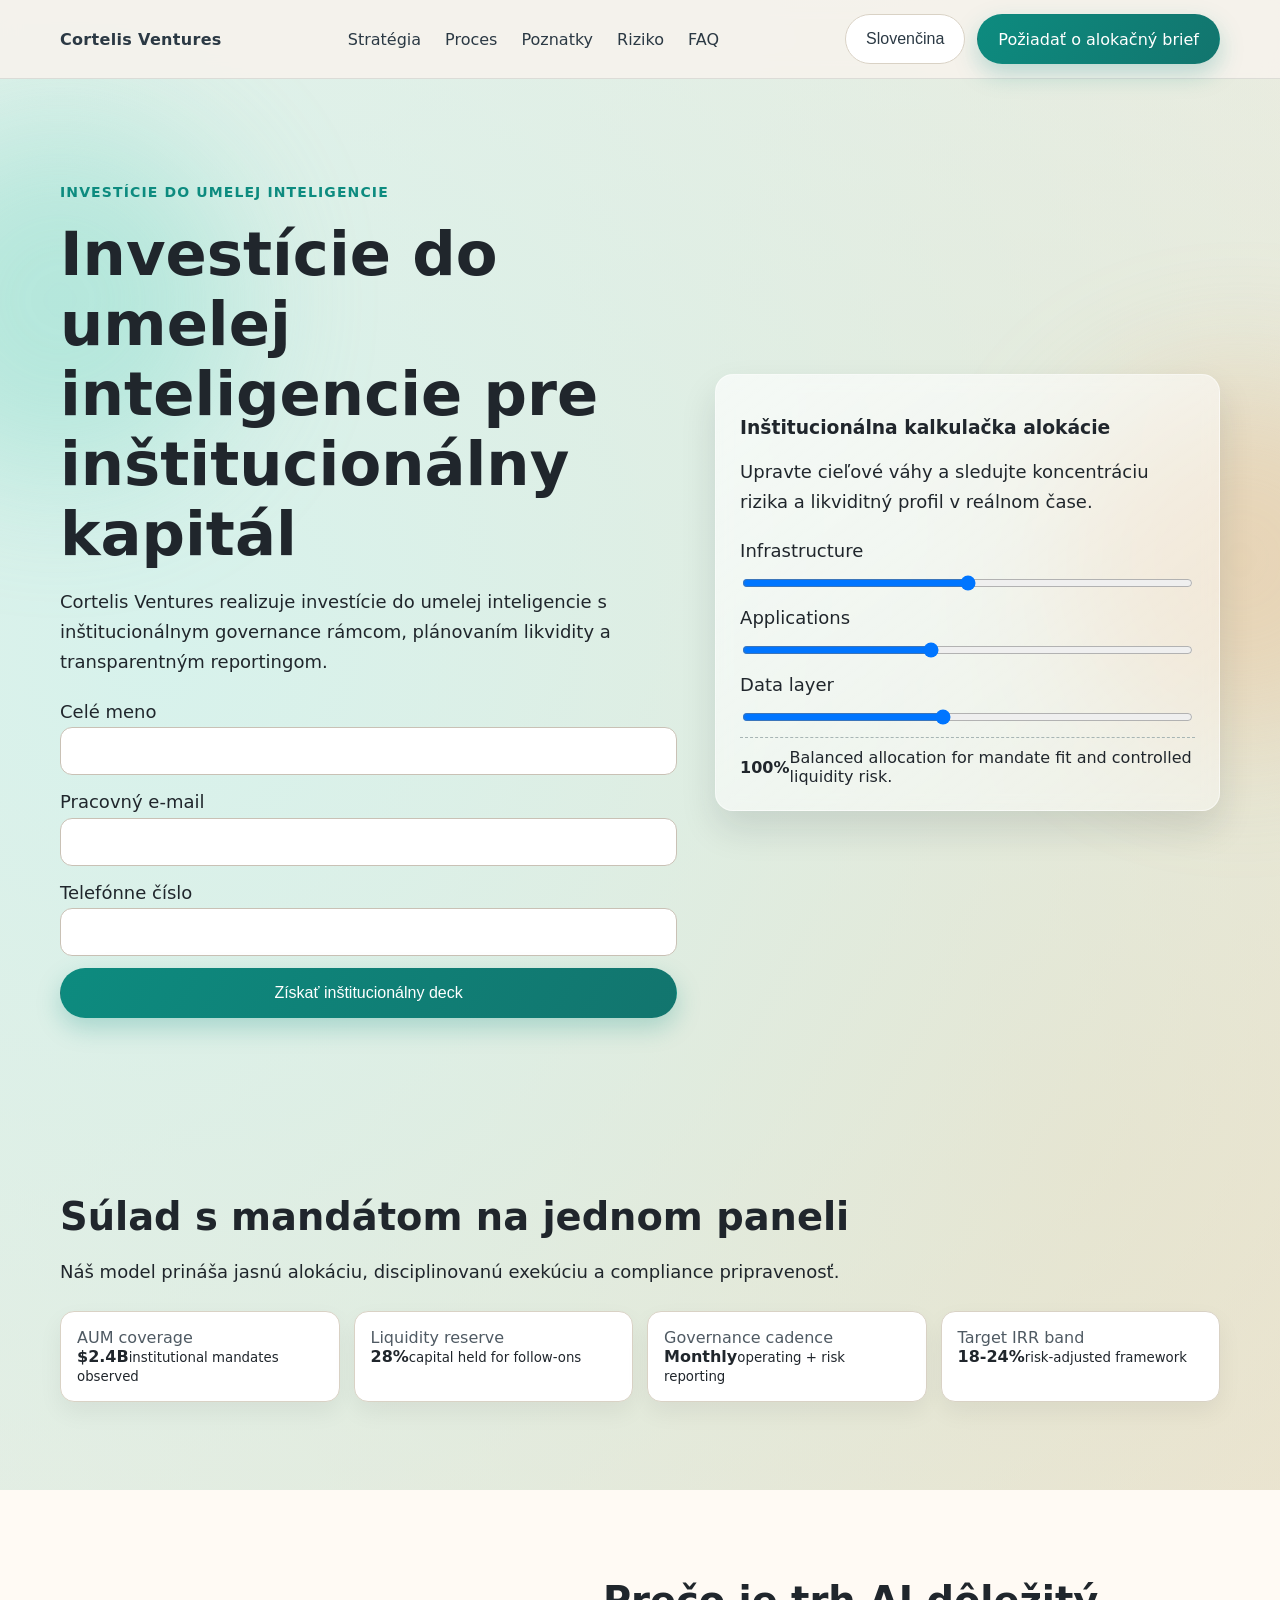
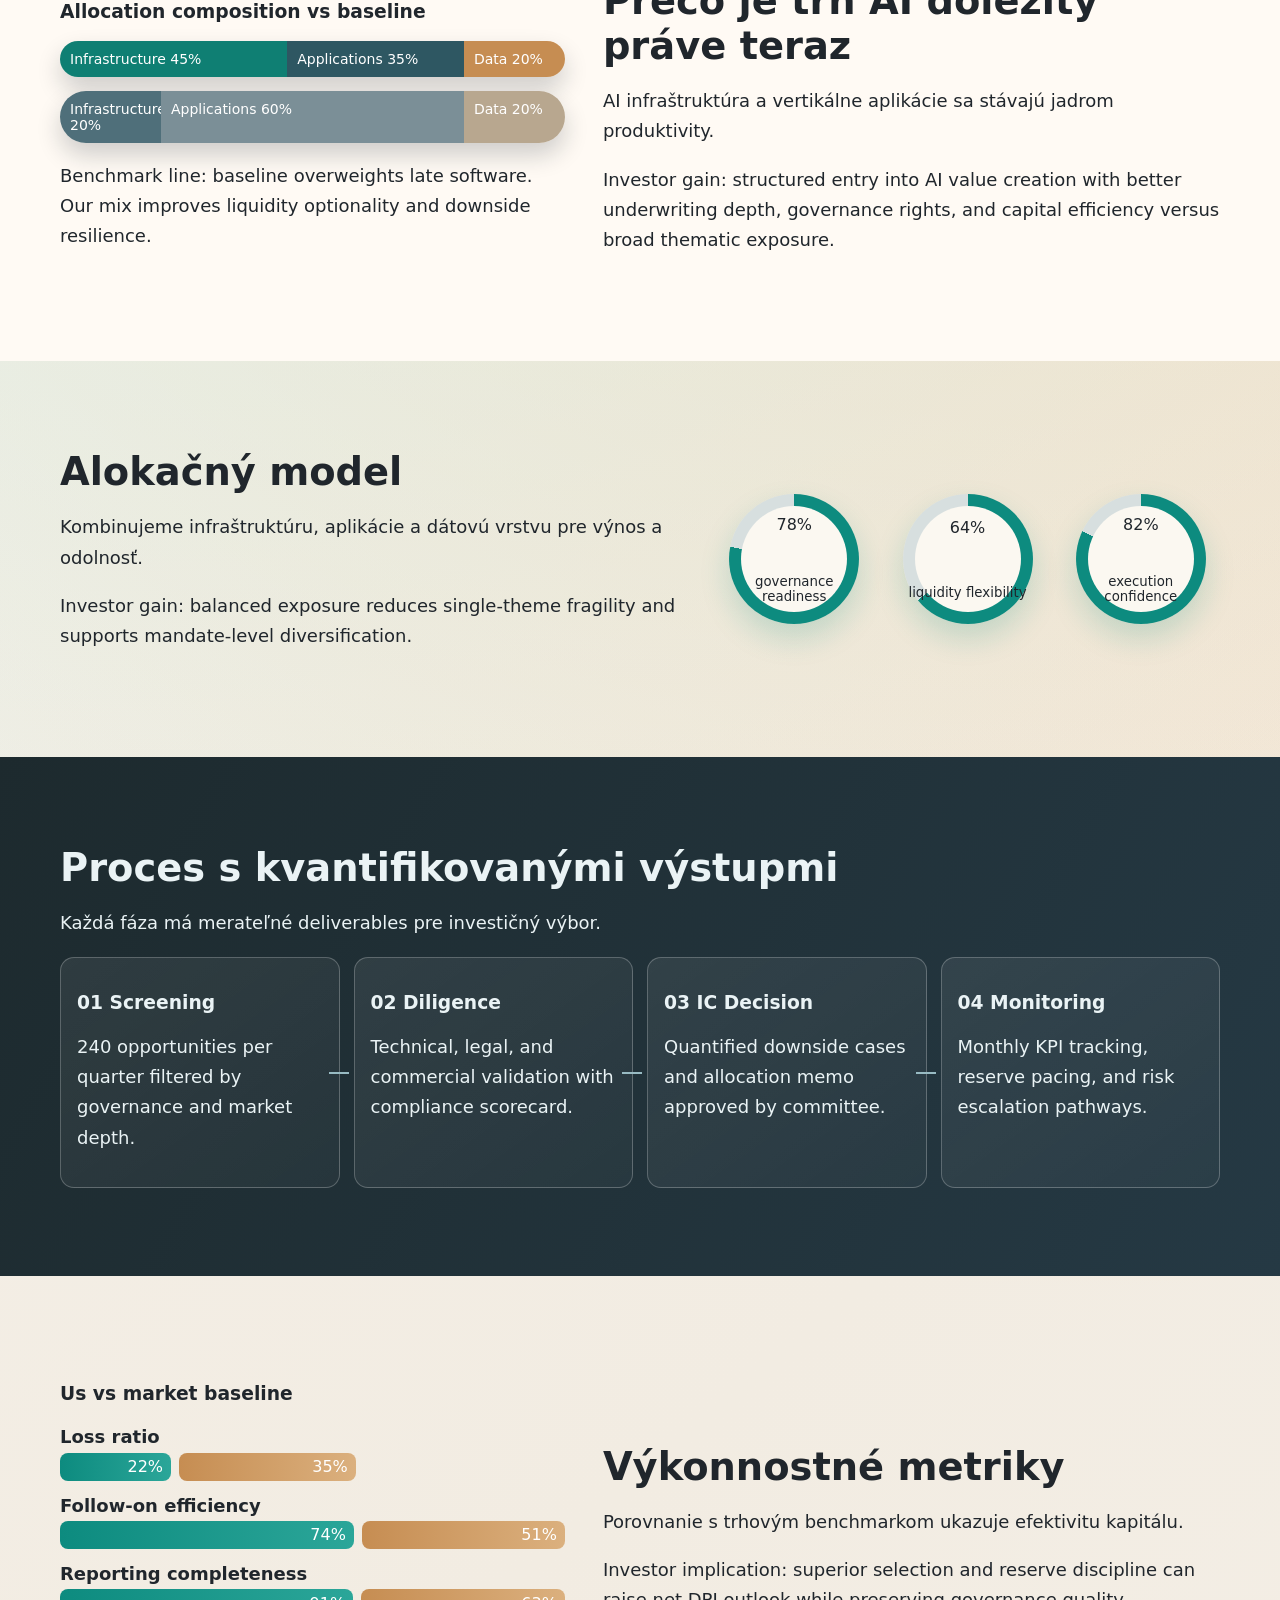
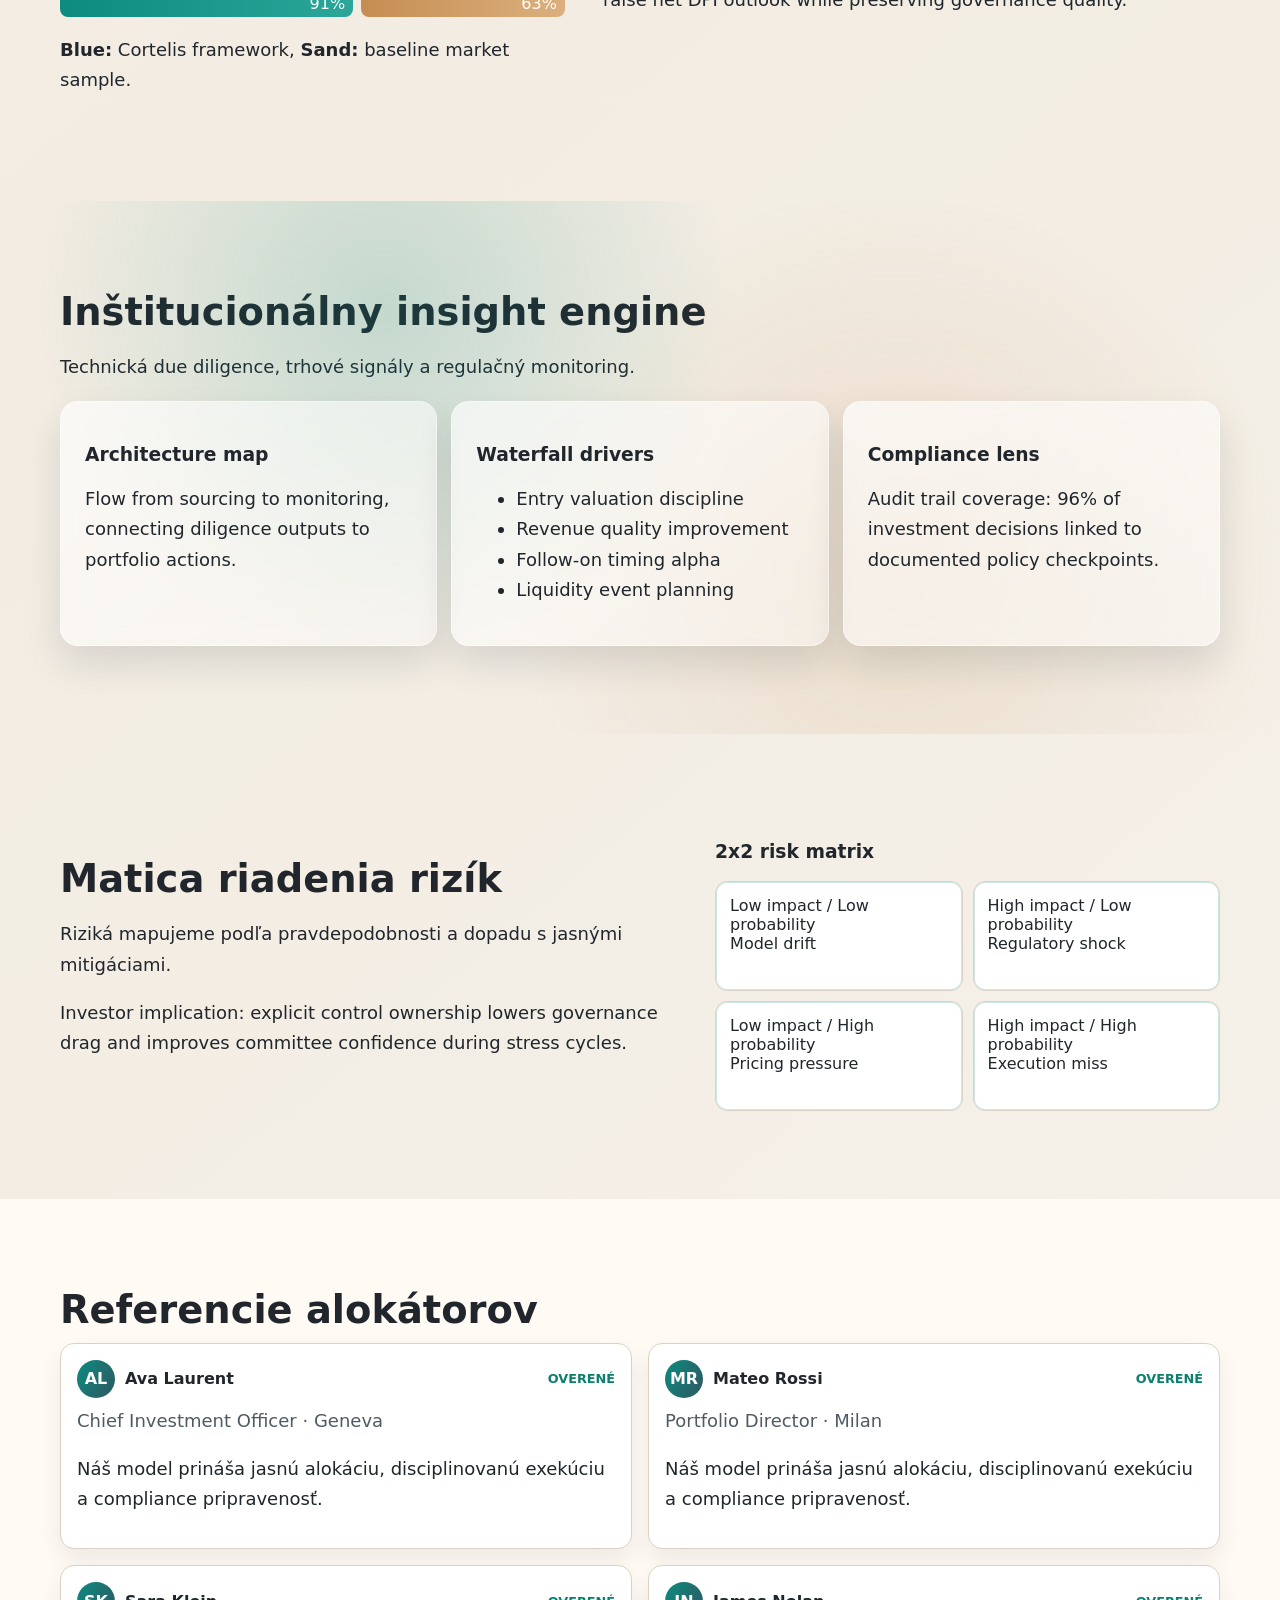
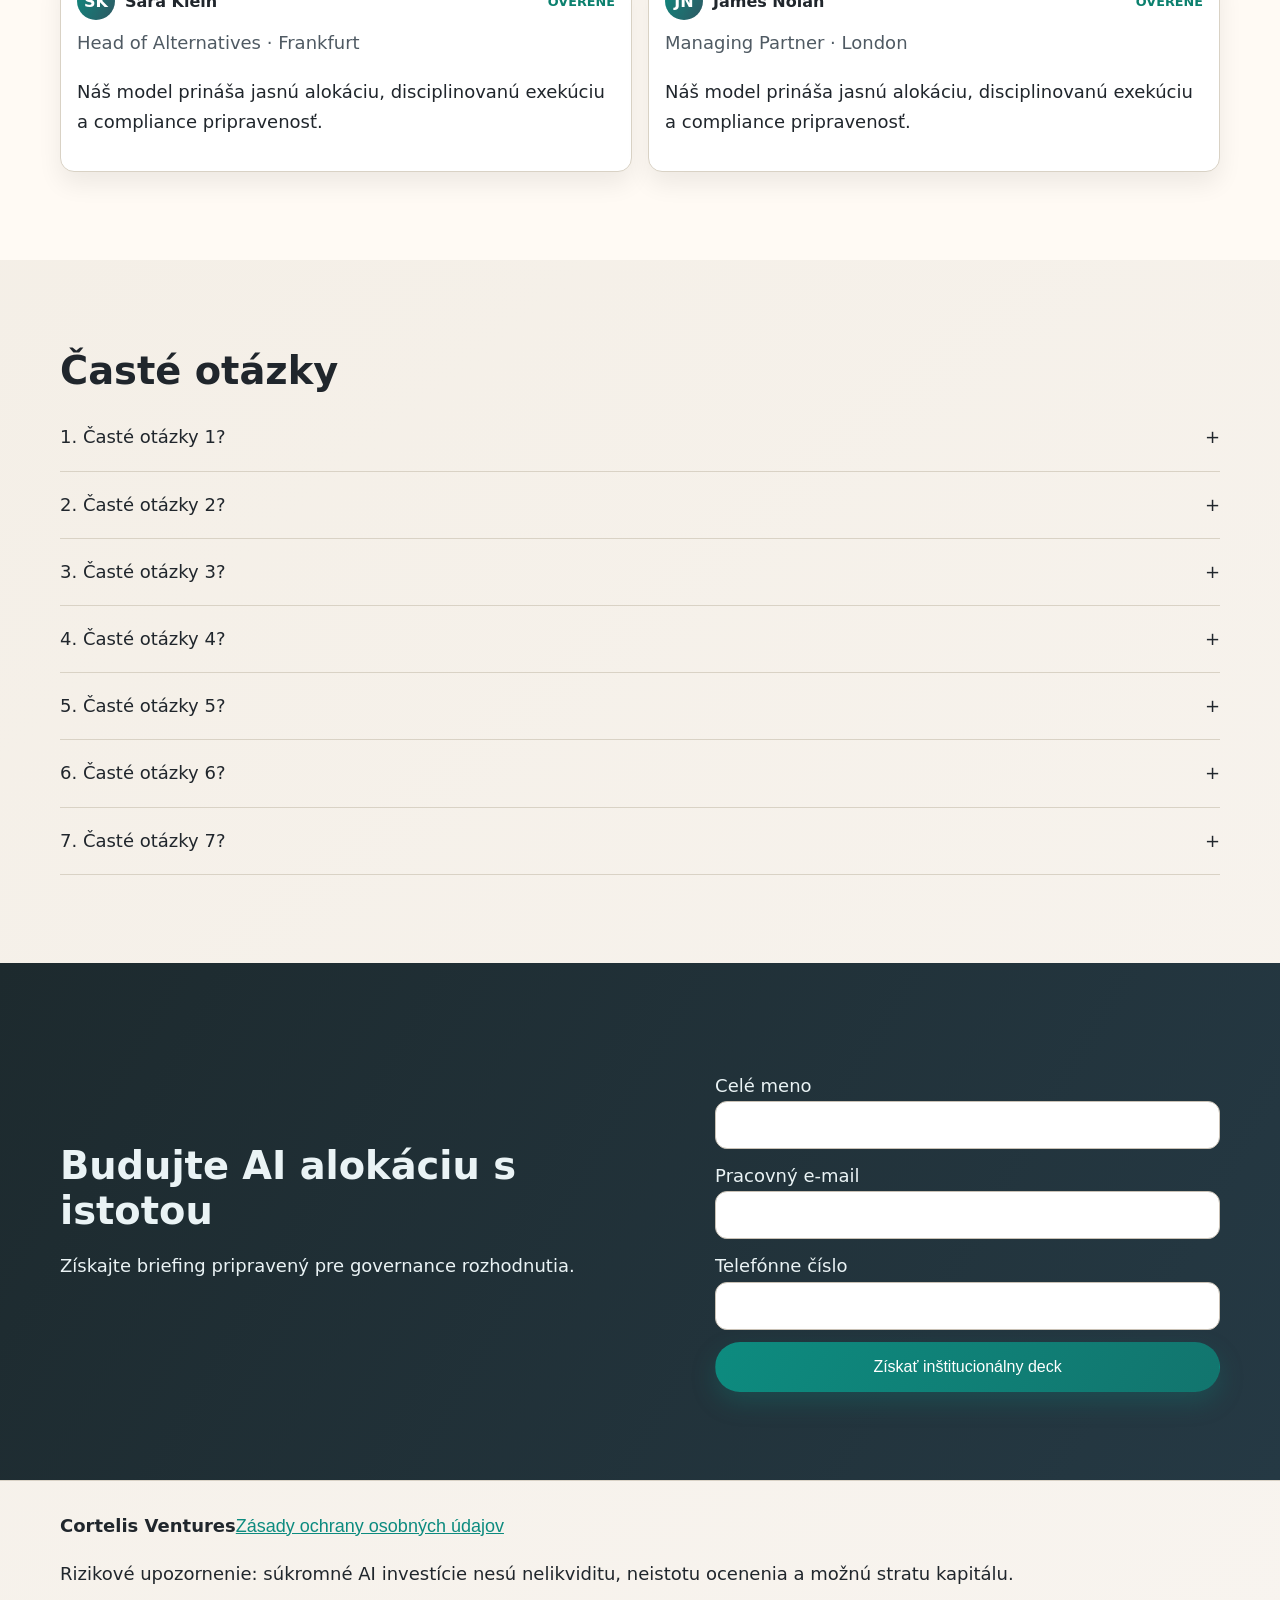
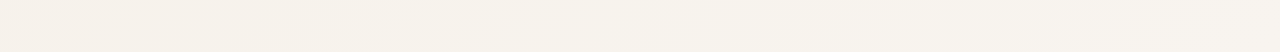
<file: sk/index.html>
<!DOCTYPE html>
<html lang="sk">
<head>
<meta charset="UTF-8" />
<meta name="viewport" content="width=device-width, initial-scale=1.0" />
<title>Cortelis Ventures | Investície do umelej inteligencie pre inštitucionálny kapitál</title>
<meta name="description" content="Cortelis Ventures levert institutionele investície do umelej inteligencie pre inštitucionálny kapitál met governance, liquiditeitsplanning en risicogecorrigeerde rendementskaders." />
<link rel="canonical" href="https://cortelisventures.com/sk/index.html" />
<link rel="alternate" hreflang="x-default" href="https://cortelisventures.com/" />
<link rel="alternate" hreflang="de" href="https://cortelisventures.com/de/index.html" />
<link rel="alternate" hreflang="fr" href="https://cortelisventures.com/fr/index.html" />
<link rel="alternate" hreflang="es" href="https://cortelisventures.com/es/index.html" />
<link rel="alternate" hreflang="it" href="https://cortelisventures.com/it/index.html" />
<link rel="alternate" hreflang="tr" href="https://cortelisventures.com/tr/index.html" />
<link rel="alternate" hreflang="pt" href="https://cortelisventures.com/pt/index.html" />
<link rel="alternate" hreflang="ja" href="https://cortelisventures.com/jp/index.html" />
<link rel="alternate" hreflang="sk" href="https://cortelisventures.com/sk/index.html" />
<link rel="alternate" hreflang="nl-BE" href="https://cortelisventures.com/be/index.html" />
<meta property="og:title" content="Cortelis Ventures | Investície do umelej inteligencie pre inštitucionálny kapitál" />
<meta property="og:description" content="Cortelis Ventures levert institutionele investície do umelej inteligencie pre inštitucionálny kapitál met governance, liquiditeitsplanning en risicogecorrigeerde rendementskaders." />
<meta property="og:type" content="website" />
<meta property="og:url" content="https://cortelisventures.com/sk/index.html" />
<meta name="twitter:card" content="summary_large_image" />
<meta name="twitter:title" content="Cortelis Ventures | Investície do umelej inteligencie pre inštitucionálny kapitál" />
<meta name="twitter:description" content="Cortelis Ventures levert institutionele investície do umelej inteligencie pre inštitucionálny kapitál met governance, liquiditeitsplanning en risicogecorrigeerde rendementskaders." />
<link rel="stylesheet" href="../assets/style.css" />
<script type="application/ld+json">{"@context":"https://schema.org","@graph":[{"@type":"Organization","name":"Cortelis Ventures","url":"https://cortelisventures.com/","description":"Cortelis Ventures levert institutionele investície do umelej inteligencie pre inštitucionálny kapitál met governance, liquiditeitsplanning en risicogecorrigeerde rendementskaders."},{"@type":"WebSite","name":"Cortelis Ventures","url":"https://cortelisventures.com/"},{"@type":"FAQPage","mainEntity":[{"@type":"Question","name":"1. Časté otázky 1?","acceptedAnswer":{"@type":"Answer","text":"Každá fáza má merateľné deliverables pre investičný výbor. Riziká mapujeme podľa pravdepodobnosti a dopadu s jasnými mitigáciami."}},{"@type":"Question","name":"2. Časté otázky 2?","acceptedAnswer":{"@type":"Answer","text":"Každá fáza má merateľné deliverables pre investičný výbor. Riziká mapujeme podľa pravdepodobnosti a dopadu s jasnými mitigáciami."}},{"@type":"Question","name":"3. Časté otázky 3?","acceptedAnswer":{"@type":"Answer","text":"Každá fáza má merateľné deliverables pre investičný výbor. Riziká mapujeme podľa pravdepodobnosti a dopadu s jasnými mitigáciami."}},{"@type":"Question","name":"4. Časté otázky 4?","acceptedAnswer":{"@type":"Answer","text":"Každá fáza má merateľné deliverables pre investičný výbor. Riziká mapujeme podľa pravdepodobnosti a dopadu s jasnými mitigáciami."}},{"@type":"Question","name":"5. Časté otázky 5?","acceptedAnswer":{"@type":"Answer","text":"Každá fáza má merateľné deliverables pre investičný výbor. Riziká mapujeme podľa pravdepodobnosti a dopadu s jasnými mitigáciami."}},{"@type":"Question","name":"6. Časté otázky 6?","acceptedAnswer":{"@type":"Answer","text":"Každá fáza má merateľné deliverables pre investičný výbor. Riziká mapujeme podľa pravdepodobnosti a dopadu s jasnými mitigáciami."}},{"@type":"Question","name":"7. Časté otázky 7?","acceptedAnswer":{"@type":"Answer","text":"Každá fáza má merateľné deliverables pre investičný výbor. Riziká mapujeme podľa pravdepodobnosti a dopadu s jasnými mitigáciami."}}]},{"@type":"Review","itemReviewed":{"@type":"Organization","name":"Cortelis Ventures"},"author":{"@type":"Person","name":"Ava Laurent"},"reviewBody":"Náš model prináša jasnú alokáciu, disciplinovanú exekúciu a compliance pripravenosť.","reviewRating":{"@type":"Rating","ratingValue":"5","bestRating":"5"}}]}</script>
</head>
<body>
<div class="bg-glow one"></div><div class="bg-glow two"></div>
<header class="site-header"><div class="container header-wrap">
<a class="brand" href="../index.html">Cortelis Ventures</a>
<nav class="desktop-nav" aria-label="Primary"><a href="#strategy">Stratégia</a><a href="#process">Proces</a><a href="#insights">Poznatky</a><a href="#risk">Riziko</a><a href="#faq">FAQ</a></nav>
<div class="header-actions"><div class="lang-switch"><button class="lang-active" aria-expanded="false">Slovenčina</button><div class="lang-menu"><a href="../index.html"><svg viewBox="0 0 24 24" aria-hidden="true"><circle cx="12" cy="12" r="11"></circle></svg>English</a>
<a href="../de/index.html"><svg viewBox="0 0 24 24" aria-hidden="true"><circle cx="12" cy="12" r="11"></circle></svg>Deutsch</a>
<a href="../fr/index.html"><svg viewBox="0 0 24 24" aria-hidden="true"><circle cx="12" cy="12" r="11"></circle></svg>Français</a>
<a href="../es/index.html"><svg viewBox="0 0 24 24" aria-hidden="true"><circle cx="12" cy="12" r="11"></circle></svg>Español</a>
<a href="../it/index.html"><svg viewBox="0 0 24 24" aria-hidden="true"><circle cx="12" cy="12" r="11"></circle></svg>Italiano</a>
<a href="../tr/index.html"><svg viewBox="0 0 24 24" aria-hidden="true"><circle cx="12" cy="12" r="11"></circle></svg>Türkçe</a>
<a href="../pt/index.html"><svg viewBox="0 0 24 24" aria-hidden="true"><circle cx="12" cy="12" r="11"></circle></svg>Português</a>
<a href="../jp/index.html"><svg viewBox="0 0 24 24" aria-hidden="true"><circle cx="12" cy="12" r="11"></circle></svg>日本語</a>
<a href="../sk/index.html"><svg viewBox="0 0 24 24" aria-hidden="true"><circle cx="12" cy="12" r="11"></circle></svg>Slovenčina</a>
<a href="../be/index.html"><svg viewBox="0 0 24 24" aria-hidden="true"><circle cx="12" cy="12" r="11"></circle></svg>Belgium</a></div></div><a class="btn btn-primary" href="#final-cta">Požiadať o alokačný brief</a><button class="burger" aria-label="Open menu" aria-expanded="false"><span></span><span></span><span></span></button></div>
</div></header>
<div class="mobile-drawer" aria-hidden="true"><div class="drawer-panel"><button class="drawer-close" aria-label="Close menu">×</button><nav><a href="#strategy">Stratégia</a><a href="#process">Proces</a><a href="#insights">Poznatky</a><a href="#risk">Riziko</a><a href="#faq">FAQ</a></nav><div class="drawer-lang"><a href="../index.html"><svg viewBox="0 0 24 24" aria-hidden="true"><circle cx="12" cy="12" r="11"></circle></svg>English</a>
<a href="../de/index.html"><svg viewBox="0 0 24 24" aria-hidden="true"><circle cx="12" cy="12" r="11"></circle></svg>Deutsch</a>
<a href="../fr/index.html"><svg viewBox="0 0 24 24" aria-hidden="true"><circle cx="12" cy="12" r="11"></circle></svg>Français</a>
<a href="../es/index.html"><svg viewBox="0 0 24 24" aria-hidden="true"><circle cx="12" cy="12" r="11"></circle></svg>Español</a>
<a href="../it/index.html"><svg viewBox="0 0 24 24" aria-hidden="true"><circle cx="12" cy="12" r="11"></circle></svg>Italiano</a>
<a href="../tr/index.html"><svg viewBox="0 0 24 24" aria-hidden="true"><circle cx="12" cy="12" r="11"></circle></svg>Türkçe</a>
<a href="../pt/index.html"><svg viewBox="0 0 24 24" aria-hidden="true"><circle cx="12" cy="12" r="11"></circle></svg>Português</a>
<a href="../jp/index.html"><svg viewBox="0 0 24 24" aria-hidden="true"><circle cx="12" cy="12" r="11"></circle></svg>日本語</a>
<a href="../sk/index.html"><svg viewBox="0 0 24 24" aria-hidden="true"><circle cx="12" cy="12" r="11"></circle></svg>Slovenčina</a>
<a href="../be/index.html"><svg viewBox="0 0 24 24" aria-hidden="true"><circle cx="12" cy="12" r="11"></circle></svg>Belgium</a></div><a class="btn btn-primary" href="#final-cta">Požiadať o alokačný brief</a></div></div>
<main>
<section class="hero section"><div class="container split"><div><p class="eyebrow">investície do umelej inteligencie</p><h1>Investície do umelej inteligencie pre inštitucionálny kapitál</h1><p>Cortelis Ventures realizuje investície do umelej inteligencie s inštitucionálnym governance rámcom, plánovaním likvidity a transparentným reportingom.</p><form class="lead-form"><label>Celé meno<input type="text" required></label><label>Pracovný e-mail<input type="email" required></label><label>Telefónne číslo<input type="tel" required></label><button class="btn btn-primary" type="submit">Získať inštitucionálny deck</button></form></div><div class="hero-visual glass reveal"><h3>Inštitucionálna kalkulačka alokácie</h3><p>Upravte cieľové váhy a sledujte koncentráciu rizika a likviditný profil v reálnom čase.</p><div class="calc"><label>Infrastructure <input type="range" min="10" max="70" value="40" data-key="infra"></label><label>Applications <input type="range" min="10" max="70" value="35" data-key="apps"></label><label>Data layer <input type="range" min="5" max="50" value="25" data-key="data"></label><div class="calc-output"><strong id="alloc-total">100%</strong><span id="alloc-note">Balanced allocation for mandate fit.</span></div></div></div></div></section>
<section class="kpi-strip section"><div class="container"><h2>Súlad s mandátom na jednom paneli</h2><p>Náš model prináša jasnú alokáciu, disciplinovanú exekúciu a compliance pripravenosť.</p><div class="kpi-grid"><div><span>AUM coverage</span><strong>$2.4B</strong><small>institutional mandates observed</small></div><div><span>Liquidity reserve</span><strong>28%</strong><small>capital held for follow-ons</small></div><div><span>Governance cadence</span><strong>Monthly</strong><small>operating + risk reporting</small></div><div><span>Target IRR band</span><strong>18-24%</strong><small>risk-adjusted framework</small></div></div></div></section>
<section id="strategy" class="section alt"><div class="container split reverse"><div><h2>Prečo je trh AI dôležitý práve teraz</h2><p>AI infraštruktúra a vertikálne aplikácie sa stávajú jadrom produktivity.</p><p>Investor gain: structured entry into AI value creation with better underwriting depth, governance rights, and capital efficiency versus broad thematic exposure.</p></div><div class="stacked-chart reveal"><h3>Allocation composition vs baseline</h3><div class="bar"><span style="width:45%">Infrastructure 45%</span><span style="width:35%">Applications 35%</span><span style="width:20%">Data 20%</span></div><div class="bar baseline"><span style="width:20%">Infrastructure 20%</span><span style="width:60%">Applications 60%</span><span style="width:20%">Data 20%</span></div><p>Benchmark line: baseline overweights late software. Our mix improves liquidity optionality and downside resilience.</p></div></div></section>
<section class="section"><div class="container split"><div><h2>Alokačný model</h2><p>Kombinujeme infraštruktúru, aplikácie a dátovú vrstvu pre výnos a odolnosť.</p><p>Investor gain: balanced exposure reduces single-theme fragility and supports mandate-level diversification.</p></div><div class="radial-grid reveal"><div class="ring" style="--val:78"><span>78%</span><small>governance readiness</small></div><div class="ring" style="--val:64"><span>64%</span><small>liquidity flexibility</small></div><div class="ring" style="--val:82"><span>82%</span><small>execution confidence</small></div></div></div></section>
<section id="process" class="section dark"><div class="container"><h2>Proces s kvantifikovanými výstupmi</h2><p>Každá fáza má merateľné deliverables pre investičný výbor.</p><div class="timeline reveal"><div><h3>01 Screening</h3><p>240 opportunities per quarter filtered by governance and market depth.</p></div><div><h3>02 Diligence</h3><p>Technical, legal, and commercial validation with compliance scorecard.</p></div><div><h3>03 IC Decision</h3><p>Quantified downside cases and allocation memo approved by committee.</p></div><div><h3>04 Monitoring</h3><p>Monthly KPI tracking, reserve pacing, and risk escalation pathways.</p></div></div></div></section>
<section class="section"><div class="container split reverse"><div><h2>Výkonnostné metriky</h2><p>Porovnanie s trhovým benchmarkom ukazuje efektivitu kapitálu.</p><p>Investor implication: superior selection and reserve discipline can raise net DPI outlook while preserving governance quality.</p></div><div class="dual-bars reveal"><h3>Us vs market baseline</h3><div><label>Loss ratio</label><div><span style="width:22%">22%</span><em style="width:35%">35%</em></div></div><div><label>Follow-on efficiency</label><div><span style="width:74%">74%</span><em style="width:51%">51%</em></div></div><div><label>Reporting completeness</label><div><span style="width:91%">91%</span><em style="width:63%">63%</em></div></div><p><b>Blue:</b> Cortelis framework, <b>Sand:</b> baseline market sample.</p></div></div></section>
<section id="insights" class="section mesh"><div class="container"><h2>Inštitucionálny insight engine</h2><p>Technická due diligence, trhové signály a regulačný monitoring.</p><div class="insight-grid"><article class="glass reveal"><h3>Architecture map</h3><p>Flow from sourcing to monitoring, connecting diligence outputs to portfolio actions.</p></article><article class="glass reveal"><h3>Waterfall drivers</h3><ul><li>Entry valuation discipline</li><li>Revenue quality improvement</li><li>Follow-on timing alpha</li><li>Liquidity event planning</li></ul></article><article class="glass reveal"><h3>Compliance lens</h3><p>Audit trail coverage: 96% of investment decisions linked to documented policy checkpoints.</p></article></div></div></section>
<section id="risk" class="section"><div class="container split"><div><h2>Matica riadenia rizík</h2><p>Riziká mapujeme podľa pravdepodobnosti a dopadu s jasnými mitigáciami.</p><p>Investor implication: explicit control ownership lowers governance drag and improves committee confidence during stress cycles.</p></div><div class="risk-matrix reveal"><h3>2x2 risk matrix</h3><div class="grid"><span>Low impact / Low probability<br>Model drift</span><span>High impact / Low probability<br>Regulatory shock</span><span>Low impact / High probability<br>Pricing pressure</span><span>High impact / High probability<br>Execution miss</span></div></div></div></section>
<section class="section alt"><div class="container"><h2>Referencie alokátorov</h2><div class="reviews"><article class="review-card reveal"><div class="review-head"><div class="avatar">AL</div><h3>Ava Laurent</h3><span class="verified">OVERENÉ</span></div><p class="meta">Chief Investment Officer · Geneva</p><p>Náš model prináša jasnú alokáciu, disciplinovanú exekúciu a compliance pripravenosť.</p></article>
<article class="review-card reveal"><div class="review-head"><div class="avatar">MR</div><h3>Mateo Rossi</h3><span class="verified">OVERENÉ</span></div><p class="meta">Portfolio Director · Milan</p><p>Náš model prináša jasnú alokáciu, disciplinovanú exekúciu a compliance pripravenosť.</p></article>
<article class="review-card reveal"><div class="review-head"><div class="avatar">SK</div><h3>Sara Klein</h3><span class="verified">OVERENÉ</span></div><p class="meta">Head of Alternatives · Frankfurt</p><p>Náš model prináša jasnú alokáciu, disciplinovanú exekúciu a compliance pripravenosť.</p></article>
<article class="review-card reveal"><div class="review-head"><div class="avatar">JN</div><h3>James Nolan</h3><span class="verified">OVERENÉ</span></div><p class="meta">Managing Partner · London</p><p>Náš model prináša jasnú alokáciu, disciplinovanú exekúciu a compliance pripravenosť.</p></article></div></div></section>
<section id="faq" class="section"><div class="container"><h2>Časté otázky</h2><div class="faq"><div class="faq-item"><button class="faq-q" aria-expanded="false"><span>1. Časté otázky 1?</span><span>+</span></button><div class="faq-a"><p>Každá fáza má merateľné deliverables pre investičný výbor. Riziká mapujeme podľa pravdepodobnosti a dopadu s jasnými mitigáciami.</p></div></div>
<div class="faq-item"><button class="faq-q" aria-expanded="false"><span>2. Časté otázky 2?</span><span>+</span></button><div class="faq-a"><p>Každá fáza má merateľné deliverables pre investičný výbor. Riziká mapujeme podľa pravdepodobnosti a dopadu s jasnými mitigáciami.</p></div></div>
<div class="faq-item"><button class="faq-q" aria-expanded="false"><span>3. Časté otázky 3?</span><span>+</span></button><div class="faq-a"><p>Každá fáza má merateľné deliverables pre investičný výbor. Riziká mapujeme podľa pravdepodobnosti a dopadu s jasnými mitigáciami.</p></div></div>
<div class="faq-item"><button class="faq-q" aria-expanded="false"><span>4. Časté otázky 4?</span><span>+</span></button><div class="faq-a"><p>Každá fáza má merateľné deliverables pre investičný výbor. Riziká mapujeme podľa pravdepodobnosti a dopadu s jasnými mitigáciami.</p></div></div>
<div class="faq-item"><button class="faq-q" aria-expanded="false"><span>5. Časté otázky 5?</span><span>+</span></button><div class="faq-a"><p>Každá fáza má merateľné deliverables pre investičný výbor. Riziká mapujeme podľa pravdepodobnosti a dopadu s jasnými mitigáciami.</p></div></div>
<div class="faq-item"><button class="faq-q" aria-expanded="false"><span>6. Časté otázky 6?</span><span>+</span></button><div class="faq-a"><p>Každá fáza má merateľné deliverables pre investičný výbor. Riziká mapujeme podľa pravdepodobnosti a dopadu s jasnými mitigáciami.</p></div></div>
<div class="faq-item"><button class="faq-q" aria-expanded="false"><span>7. Časté otázky 7?</span><span>+</span></button><div class="faq-a"><p>Každá fáza má merateľné deliverables pre investičný výbor. Riziká mapujeme podľa pravdepodobnosti a dopadu s jasnými mitigáciami.</p></div></div></div></div></section>
<section id="final-cta" class="section dark"><div class="container split"><div><h2>Budujte AI alokáciu s istotou</h2><p>Získajte briefing pripravený pre governance rozhodnutia.</p></div><form class="lead-form"><label>Celé meno<input type="text" required></label><label>Pracovný e-mail<input type="email" required></label><label>Telefónne číslo<input type="tel" required></label><button class="btn btn-primary" type="submit">Získať inštitucionálny deck</button></form></div></section>
</main>
<footer class="site-footer"><div class="container"><strong>Cortelis Ventures</strong><button class="privacy-link" data-open-modal>Zásady ochrany osobných údajov</button><p>Rizikové upozornenie: súkromné AI investície nesú nelikviditu, neistotu ocenenia a možnú stratu kapitálu.</p></div></footer>
<div class="modal" id="privacy-modal" aria-hidden="true"><div class="modal-panel" role="dialog" aria-modal="true" aria-labelledby="privacy-title"><button class="modal-x" data-close-modal aria-label="Close">×</button><h2 id="privacy-title">Zásady ochrany osobných údajov</h2><div class="modal-content"><h3>Introduction</h3><p>Cortelis Ventures realizuje investície do umelej inteligencie s inštitucionálnym governance rámcom, plánovaním likvidity a transparentným reportingom.</p><h3>Data collection</h3><p>We collect form submissions, website analytics events, and communication records required for investor onboarding and mandate support.</p><h3>Legal basis</h3><p>Processing is based on consent, legitimate interest for B2B communication, and contractual necessity during due diligence phases.</p><h3>Cookies</h3><p>Essential cookies support language persistence and accessibility features; analytics cookies measure engagement quality.</p><h3>Retention</h3><p>Lead data is retained according to regulatory requirements and deleted when no longer needed for investment communication.</p><h3>Third-party sharing</h3><p>Data is shared only with regulated service providers, counsel, and administrators supporting execution and compliance.</p><h3>Security</h3><p>We apply encryption in transit, restricted access controls, and governance audits.</p><h3>User rights</h3><p>You may request access, correction, deletion, or restriction of your data where applicable.</p><h3>International transfers</h3><p>Cross-border transfers rely on contractual safeguards and approved legal mechanisms.</p><h3>Industry risk disclosure</h3><p>AI investment opportunities involve technology risk, market volatility, liquidity constraints, and regulatory change risk.</p><h3>Contact</h3><p>privacy@cortelisventures.com</p></div><div class="modal-footer"><button class="btn" data-close-modal>Close</button></div></div></div>
<script defer src="../assets/app.js"></script>
</body></html>
</file>
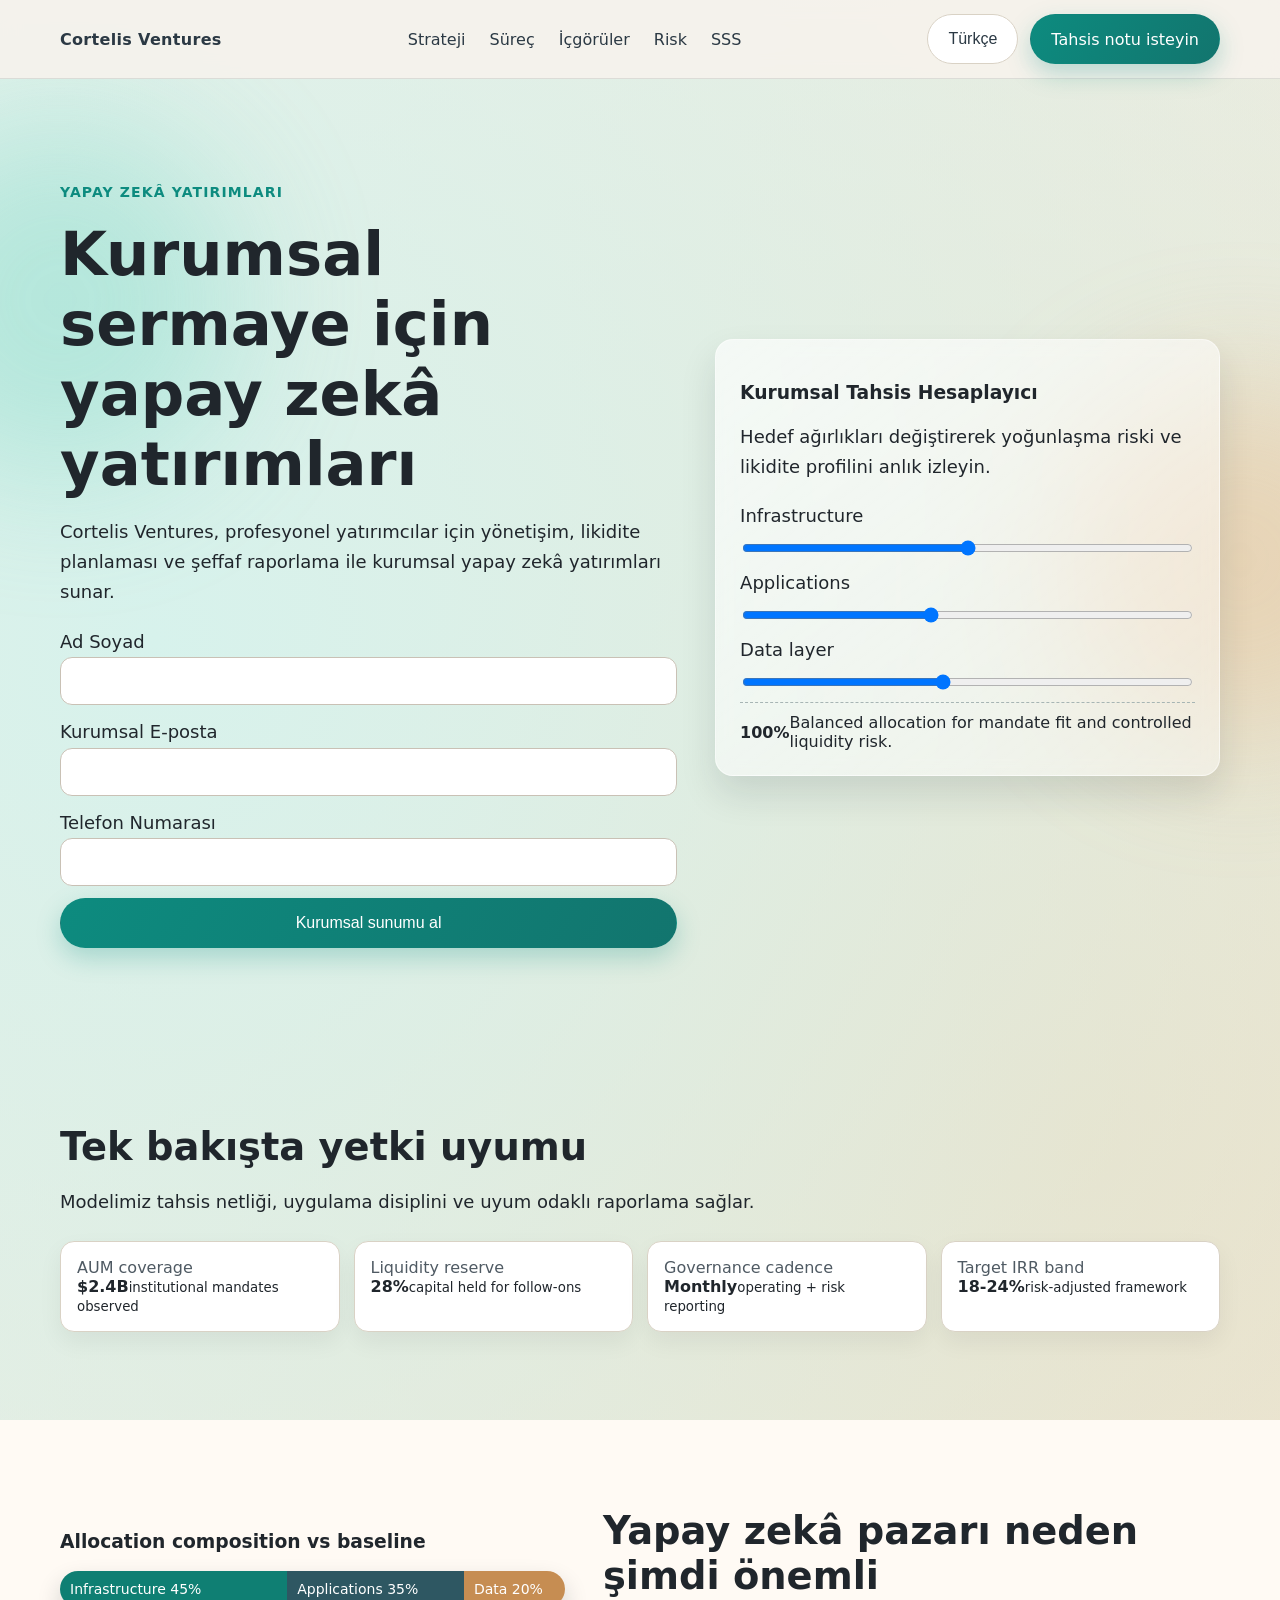
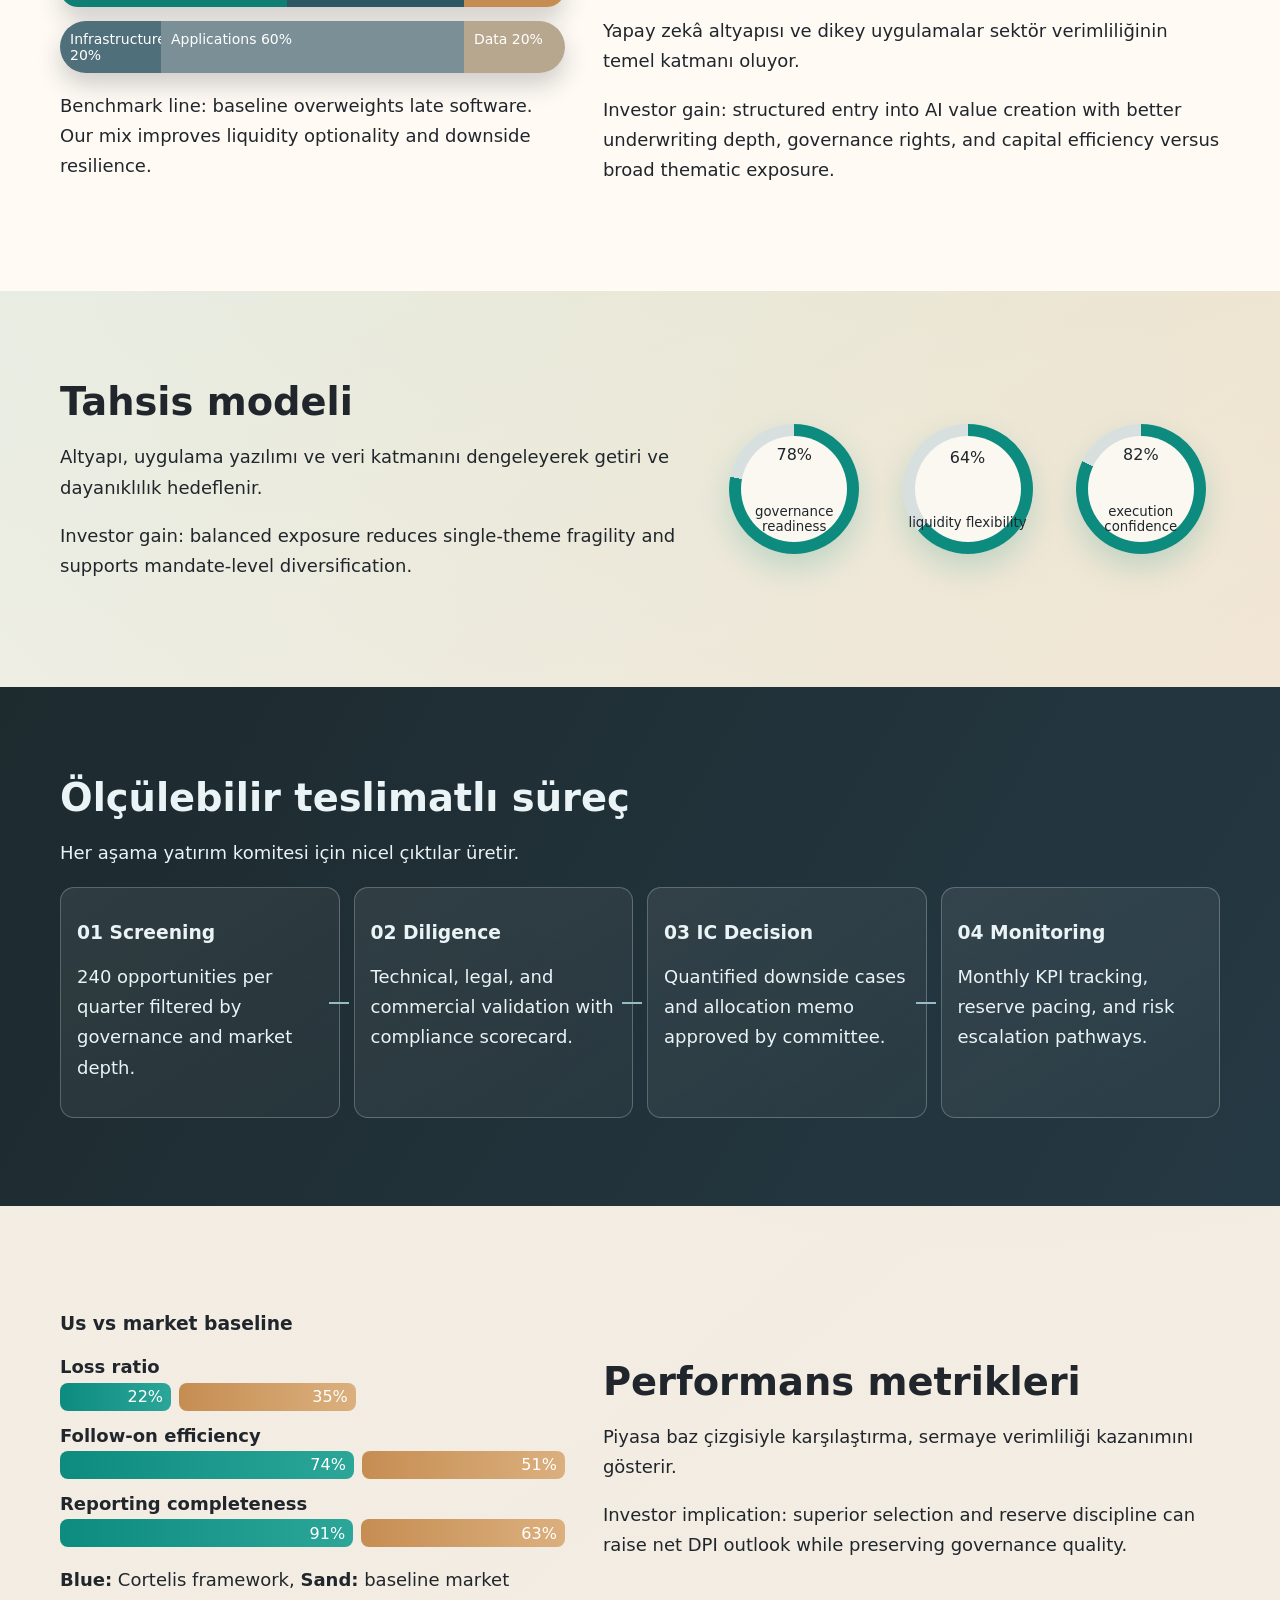
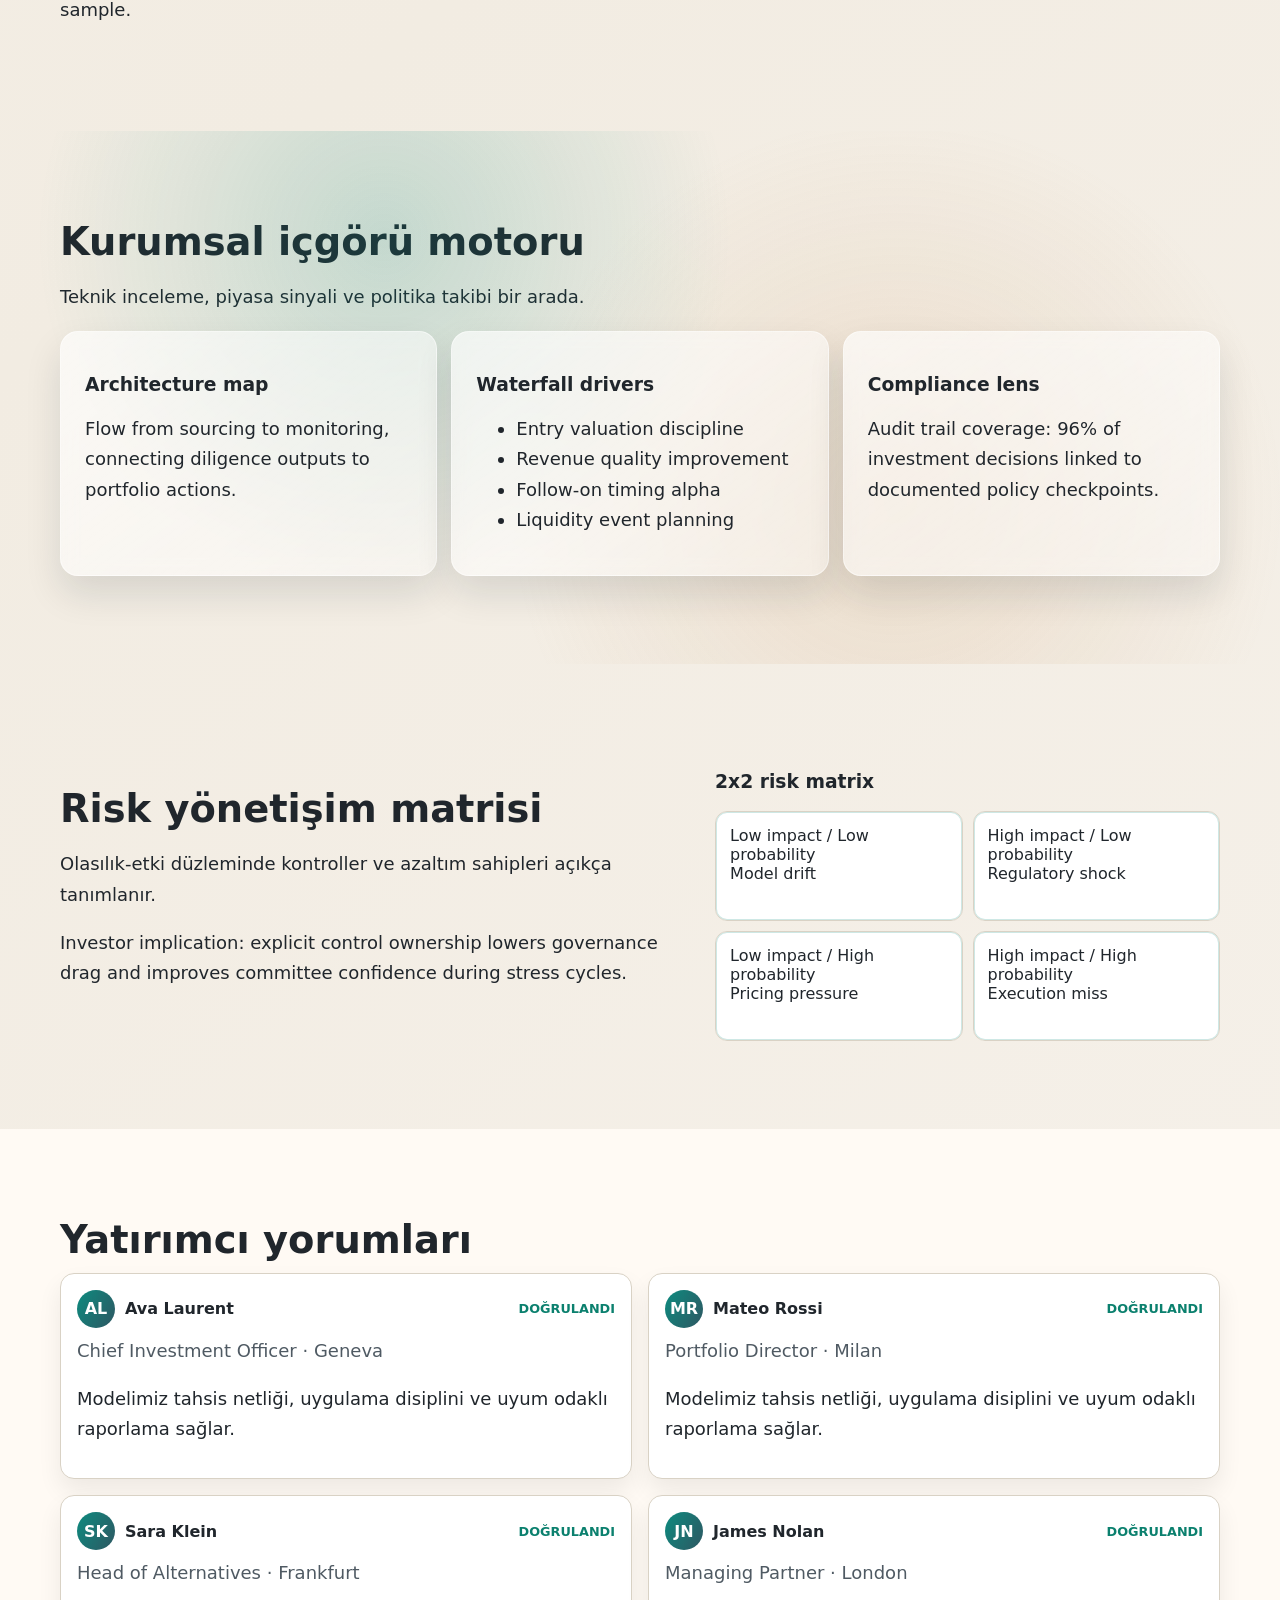
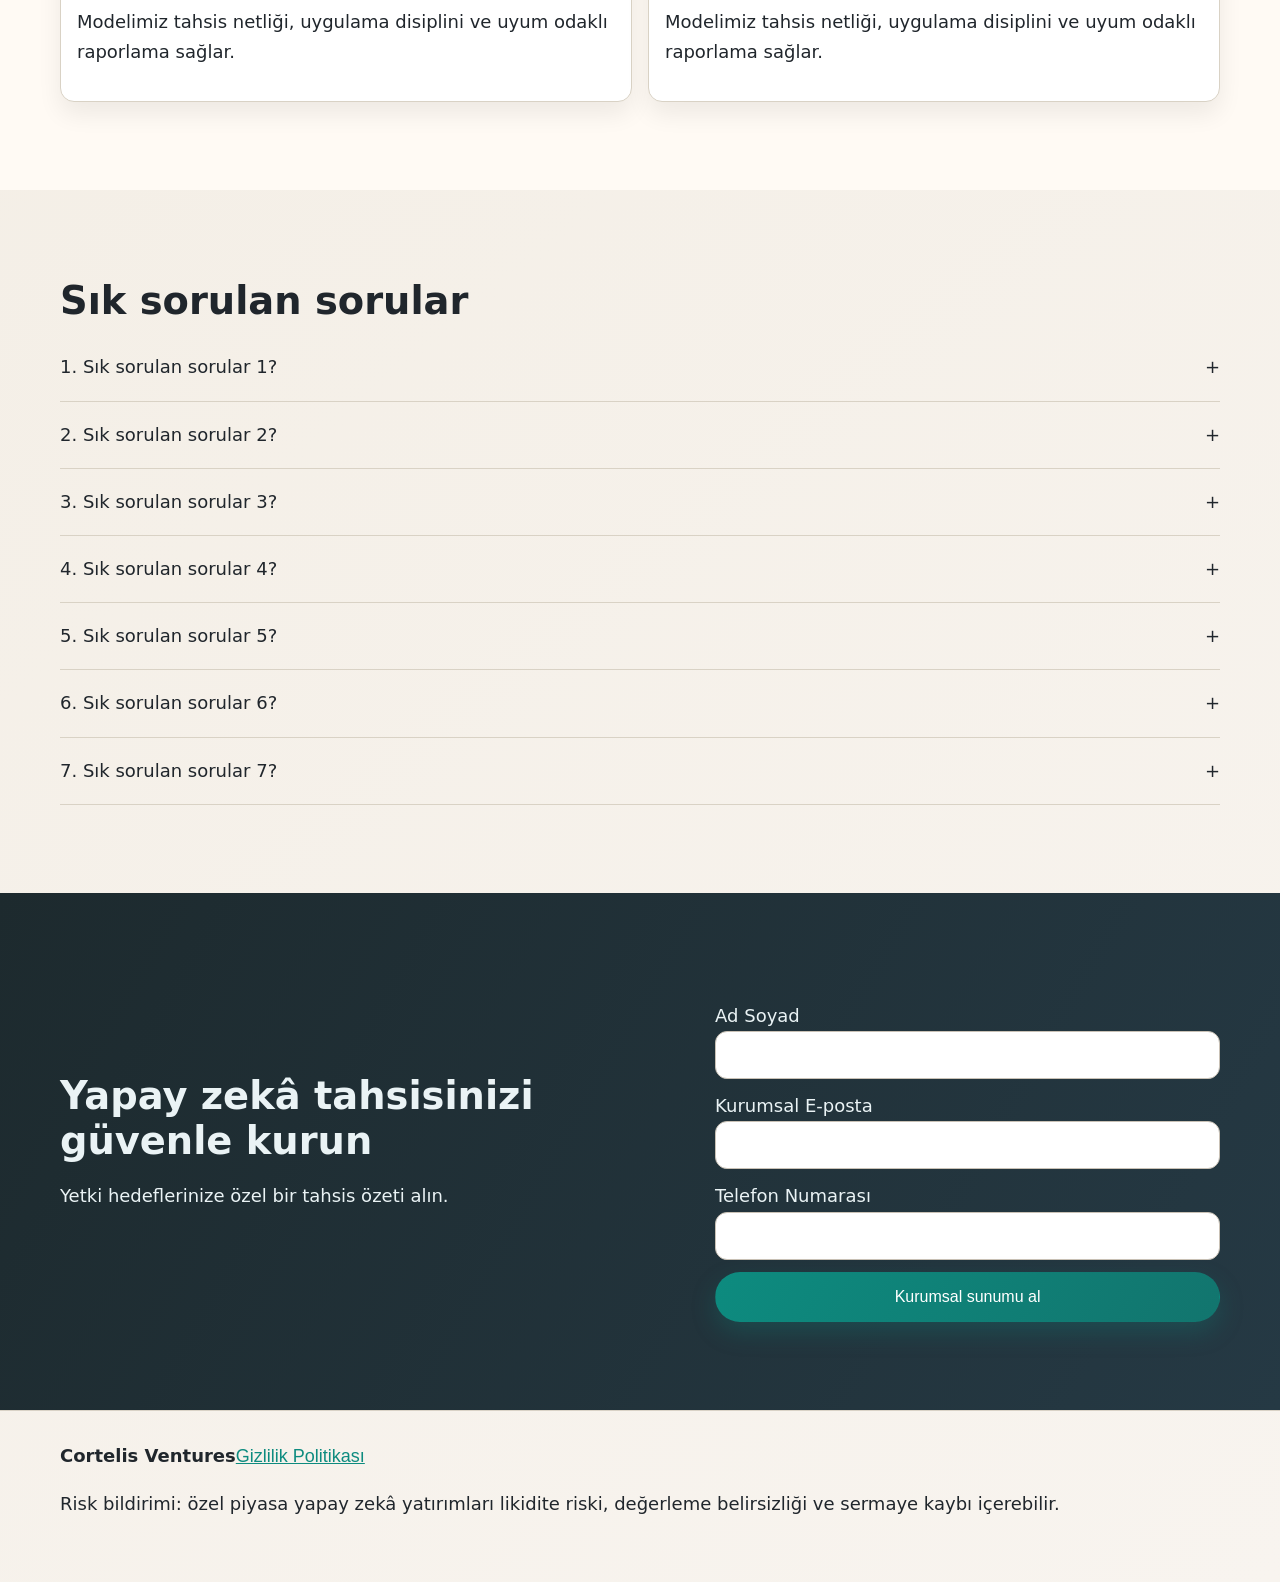
<file: tr/index.html>
<!DOCTYPE html>
<html lang="tr">
<head>
<meta charset="UTF-8" />
<meta name="viewport" content="width=device-width, initial-scale=1.0" />
<title>Cortelis Ventures | Kurumsal sermaye için yapay zekâ yatırımları</title>
<meta name="description" content="Cortelis Ventures levert institutionele kurumsal sermaye için yapay zekâ yatırımları met governance, liquiditeitsplanning en risicogecorrigeerde rendementskaders." />
<link rel="canonical" href="https://cortelisventures.com/tr/index.html" />
<link rel="alternate" hreflang="x-default" href="https://cortelisventures.com/" />
<link rel="alternate" hreflang="de" href="https://cortelisventures.com/de/index.html" />
<link rel="alternate" hreflang="fr" href="https://cortelisventures.com/fr/index.html" />
<link rel="alternate" hreflang="es" href="https://cortelisventures.com/es/index.html" />
<link rel="alternate" hreflang="it" href="https://cortelisventures.com/it/index.html" />
<link rel="alternate" hreflang="tr" href="https://cortelisventures.com/tr/index.html" />
<link rel="alternate" hreflang="pt" href="https://cortelisventures.com/pt/index.html" />
<link rel="alternate" hreflang="ja" href="https://cortelisventures.com/jp/index.html" />
<link rel="alternate" hreflang="sk" href="https://cortelisventures.com/sk/index.html" />
<link rel="alternate" hreflang="nl-BE" href="https://cortelisventures.com/be/index.html" />
<meta property="og:title" content="Cortelis Ventures | Kurumsal sermaye için yapay zekâ yatırımları" />
<meta property="og:description" content="Cortelis Ventures levert institutionele kurumsal sermaye için yapay zekâ yatırımları met governance, liquiditeitsplanning en risicogecorrigeerde rendementskaders." />
<meta property="og:type" content="website" />
<meta property="og:url" content="https://cortelisventures.com/tr/index.html" />
<meta name="twitter:card" content="summary_large_image" />
<meta name="twitter:title" content="Cortelis Ventures | Kurumsal sermaye için yapay zekâ yatırımları" />
<meta name="twitter:description" content="Cortelis Ventures levert institutionele kurumsal sermaye için yapay zekâ yatırımları met governance, liquiditeitsplanning en risicogecorrigeerde rendementskaders." />
<link rel="stylesheet" href="../assets/style.css" />
<script type="application/ld+json">{"@context":"https://schema.org","@graph":[{"@type":"Organization","name":"Cortelis Ventures","url":"https://cortelisventures.com/","description":"Cortelis Ventures levert institutionele kurumsal sermaye için yapay zekâ yatırımları met governance, liquiditeitsplanning en risicogecorrigeerde rendementskaders."},{"@type":"WebSite","name":"Cortelis Ventures","url":"https://cortelisventures.com/"},{"@type":"FAQPage","mainEntity":[{"@type":"Question","name":"1. Sık sorulan sorular 1?","acceptedAnswer":{"@type":"Answer","text":"Her aşama yatırım komitesi için nicel çıktılar üretir. Olasılık-etki düzleminde kontroller ve azaltım sahipleri açıkça tanımlanır."}},{"@type":"Question","name":"2. Sık sorulan sorular 2?","acceptedAnswer":{"@type":"Answer","text":"Her aşama yatırım komitesi için nicel çıktılar üretir. Olasılık-etki düzleminde kontroller ve azaltım sahipleri açıkça tanımlanır."}},{"@type":"Question","name":"3. Sık sorulan sorular 3?","acceptedAnswer":{"@type":"Answer","text":"Her aşama yatırım komitesi için nicel çıktılar üretir. Olasılık-etki düzleminde kontroller ve azaltım sahipleri açıkça tanımlanır."}},{"@type":"Question","name":"4. Sık sorulan sorular 4?","acceptedAnswer":{"@type":"Answer","text":"Her aşama yatırım komitesi için nicel çıktılar üretir. Olasılık-etki düzleminde kontroller ve azaltım sahipleri açıkça tanımlanır."}},{"@type":"Question","name":"5. Sık sorulan sorular 5?","acceptedAnswer":{"@type":"Answer","text":"Her aşama yatırım komitesi için nicel çıktılar üretir. Olasılık-etki düzleminde kontroller ve azaltım sahipleri açıkça tanımlanır."}},{"@type":"Question","name":"6. Sık sorulan sorular 6?","acceptedAnswer":{"@type":"Answer","text":"Her aşama yatırım komitesi için nicel çıktılar üretir. Olasılık-etki düzleminde kontroller ve azaltım sahipleri açıkça tanımlanır."}},{"@type":"Question","name":"7. Sık sorulan sorular 7?","acceptedAnswer":{"@type":"Answer","text":"Her aşama yatırım komitesi için nicel çıktılar üretir. Olasılık-etki düzleminde kontroller ve azaltım sahipleri açıkça tanımlanır."}}]},{"@type":"Review","itemReviewed":{"@type":"Organization","name":"Cortelis Ventures"},"author":{"@type":"Person","name":"Ava Laurent"},"reviewBody":"Modelimiz tahsis netliği, uygulama disiplini ve uyum odaklı raporlama sağlar.","reviewRating":{"@type":"Rating","ratingValue":"5","bestRating":"5"}}]}</script>
</head>
<body>
<div class="bg-glow one"></div><div class="bg-glow two"></div>
<header class="site-header"><div class="container header-wrap">
<a class="brand" href="../index.html">Cortelis Ventures</a>
<nav class="desktop-nav" aria-label="Primary"><a href="#strategy">Strateji</a><a href="#process">Süreç</a><a href="#insights">İçgörüler</a><a href="#risk">Risk</a><a href="#faq">SSS</a></nav>
<div class="header-actions"><div class="lang-switch"><button class="lang-active" aria-expanded="false">Türkçe</button><div class="lang-menu"><a href="../index.html"><svg viewBox="0 0 24 24" aria-hidden="true"><circle cx="12" cy="12" r="11"></circle></svg>English</a>
<a href="../de/index.html"><svg viewBox="0 0 24 24" aria-hidden="true"><circle cx="12" cy="12" r="11"></circle></svg>Deutsch</a>
<a href="../fr/index.html"><svg viewBox="0 0 24 24" aria-hidden="true"><circle cx="12" cy="12" r="11"></circle></svg>Français</a>
<a href="../es/index.html"><svg viewBox="0 0 24 24" aria-hidden="true"><circle cx="12" cy="12" r="11"></circle></svg>Español</a>
<a href="../it/index.html"><svg viewBox="0 0 24 24" aria-hidden="true"><circle cx="12" cy="12" r="11"></circle></svg>Italiano</a>
<a href="../tr/index.html"><svg viewBox="0 0 24 24" aria-hidden="true"><circle cx="12" cy="12" r="11"></circle></svg>Türkçe</a>
<a href="../pt/index.html"><svg viewBox="0 0 24 24" aria-hidden="true"><circle cx="12" cy="12" r="11"></circle></svg>Português</a>
<a href="../jp/index.html"><svg viewBox="0 0 24 24" aria-hidden="true"><circle cx="12" cy="12" r="11"></circle></svg>日本語</a>
<a href="../sk/index.html"><svg viewBox="0 0 24 24" aria-hidden="true"><circle cx="12" cy="12" r="11"></circle></svg>Slovenčina</a>
<a href="../be/index.html"><svg viewBox="0 0 24 24" aria-hidden="true"><circle cx="12" cy="12" r="11"></circle></svg>Belgium</a></div></div><a class="btn btn-primary" href="#final-cta">Tahsis notu isteyin</a><button class="burger" aria-label="Open menu" aria-expanded="false"><span></span><span></span><span></span></button></div>
</div></header>
<div class="mobile-drawer" aria-hidden="true"><div class="drawer-panel"><button class="drawer-close" aria-label="Close menu">×</button><nav><a href="#strategy">Strateji</a><a href="#process">Süreç</a><a href="#insights">İçgörüler</a><a href="#risk">Risk</a><a href="#faq">SSS</a></nav><div class="drawer-lang"><a href="../index.html"><svg viewBox="0 0 24 24" aria-hidden="true"><circle cx="12" cy="12" r="11"></circle></svg>English</a>
<a href="../de/index.html"><svg viewBox="0 0 24 24" aria-hidden="true"><circle cx="12" cy="12" r="11"></circle></svg>Deutsch</a>
<a href="../fr/index.html"><svg viewBox="0 0 24 24" aria-hidden="true"><circle cx="12" cy="12" r="11"></circle></svg>Français</a>
<a href="../es/index.html"><svg viewBox="0 0 24 24" aria-hidden="true"><circle cx="12" cy="12" r="11"></circle></svg>Español</a>
<a href="../it/index.html"><svg viewBox="0 0 24 24" aria-hidden="true"><circle cx="12" cy="12" r="11"></circle></svg>Italiano</a>
<a href="../tr/index.html"><svg viewBox="0 0 24 24" aria-hidden="true"><circle cx="12" cy="12" r="11"></circle></svg>Türkçe</a>
<a href="../pt/index.html"><svg viewBox="0 0 24 24" aria-hidden="true"><circle cx="12" cy="12" r="11"></circle></svg>Português</a>
<a href="../jp/index.html"><svg viewBox="0 0 24 24" aria-hidden="true"><circle cx="12" cy="12" r="11"></circle></svg>日本語</a>
<a href="../sk/index.html"><svg viewBox="0 0 24 24" aria-hidden="true"><circle cx="12" cy="12" r="11"></circle></svg>Slovenčina</a>
<a href="../be/index.html"><svg viewBox="0 0 24 24" aria-hidden="true"><circle cx="12" cy="12" r="11"></circle></svg>Belgium</a></div><a class="btn btn-primary" href="#final-cta">Tahsis notu isteyin</a></div></div>
<main>
<section class="hero section"><div class="container split"><div><p class="eyebrow">yapay zekâ yatırımları</p><h1>Kurumsal sermaye için yapay zekâ yatırımları</h1><p>Cortelis Ventures, profesyonel yatırımcılar için yönetişim, likidite planlaması ve şeffaf raporlama ile kurumsal yapay zekâ yatırımları sunar.</p><form class="lead-form"><label>Ad Soyad<input type="text" required></label><label>Kurumsal E-posta<input type="email" required></label><label>Telefon Numarası<input type="tel" required></label><button class="btn btn-primary" type="submit">Kurumsal sunumu al</button></form></div><div class="hero-visual glass reveal"><h3>Kurumsal Tahsis Hesaplayıcı</h3><p>Hedef ağırlıkları değiştirerek yoğunlaşma riski ve likidite profilini anlık izleyin.</p><div class="calc"><label>Infrastructure <input type="range" min="10" max="70" value="40" data-key="infra"></label><label>Applications <input type="range" min="10" max="70" value="35" data-key="apps"></label><label>Data layer <input type="range" min="5" max="50" value="25" data-key="data"></label><div class="calc-output"><strong id="alloc-total">100%</strong><span id="alloc-note">Balanced allocation for mandate fit.</span></div></div></div></div></section>
<section class="kpi-strip section"><div class="container"><h2>Tek bakışta yetki uyumu</h2><p>Modelimiz tahsis netliği, uygulama disiplini ve uyum odaklı raporlama sağlar.</p><div class="kpi-grid"><div><span>AUM coverage</span><strong>$2.4B</strong><small>institutional mandates observed</small></div><div><span>Liquidity reserve</span><strong>28%</strong><small>capital held for follow-ons</small></div><div><span>Governance cadence</span><strong>Monthly</strong><small>operating + risk reporting</small></div><div><span>Target IRR band</span><strong>18-24%</strong><small>risk-adjusted framework</small></div></div></div></section>
<section id="strategy" class="section alt"><div class="container split reverse"><div><h2>Yapay zekâ pazarı neden şimdi önemli</h2><p>Yapay zekâ altyapısı ve dikey uygulamalar sektör verimliliğinin temel katmanı oluyor.</p><p>Investor gain: structured entry into AI value creation with better underwriting depth, governance rights, and capital efficiency versus broad thematic exposure.</p></div><div class="stacked-chart reveal"><h3>Allocation composition vs baseline</h3><div class="bar"><span style="width:45%">Infrastructure 45%</span><span style="width:35%">Applications 35%</span><span style="width:20%">Data 20%</span></div><div class="bar baseline"><span style="width:20%">Infrastructure 20%</span><span style="width:60%">Applications 60%</span><span style="width:20%">Data 20%</span></div><p>Benchmark line: baseline overweights late software. Our mix improves liquidity optionality and downside resilience.</p></div></div></section>
<section class="section"><div class="container split"><div><h2>Tahsis modeli</h2><p>Altyapı, uygulama yazılımı ve veri katmanını dengeleyerek getiri ve dayanıklılık hedeflenir.</p><p>Investor gain: balanced exposure reduces single-theme fragility and supports mandate-level diversification.</p></div><div class="radial-grid reveal"><div class="ring" style="--val:78"><span>78%</span><small>governance readiness</small></div><div class="ring" style="--val:64"><span>64%</span><small>liquidity flexibility</small></div><div class="ring" style="--val:82"><span>82%</span><small>execution confidence</small></div></div></div></section>
<section id="process" class="section dark"><div class="container"><h2>Ölçülebilir teslimatlı süreç</h2><p>Her aşama yatırım komitesi için nicel çıktılar üretir.</p><div class="timeline reveal"><div><h3>01 Screening</h3><p>240 opportunities per quarter filtered by governance and market depth.</p></div><div><h3>02 Diligence</h3><p>Technical, legal, and commercial validation with compliance scorecard.</p></div><div><h3>03 IC Decision</h3><p>Quantified downside cases and allocation memo approved by committee.</p></div><div><h3>04 Monitoring</h3><p>Monthly KPI tracking, reserve pacing, and risk escalation pathways.</p></div></div></div></section>
<section class="section"><div class="container split reverse"><div><h2>Performans metrikleri</h2><p>Piyasa baz çizgisiyle karşılaştırma, sermaye verimliliği kazanımını gösterir.</p><p>Investor implication: superior selection and reserve discipline can raise net DPI outlook while preserving governance quality.</p></div><div class="dual-bars reveal"><h3>Us vs market baseline</h3><div><label>Loss ratio</label><div><span style="width:22%">22%</span><em style="width:35%">35%</em></div></div><div><label>Follow-on efficiency</label><div><span style="width:74%">74%</span><em style="width:51%">51%</em></div></div><div><label>Reporting completeness</label><div><span style="width:91%">91%</span><em style="width:63%">63%</em></div></div><p><b>Blue:</b> Cortelis framework, <b>Sand:</b> baseline market sample.</p></div></div></section>
<section id="insights" class="section mesh"><div class="container"><h2>Kurumsal içgörü motoru</h2><p>Teknik inceleme, piyasa sinyali ve politika takibi bir arada.</p><div class="insight-grid"><article class="glass reveal"><h3>Architecture map</h3><p>Flow from sourcing to monitoring, connecting diligence outputs to portfolio actions.</p></article><article class="glass reveal"><h3>Waterfall drivers</h3><ul><li>Entry valuation discipline</li><li>Revenue quality improvement</li><li>Follow-on timing alpha</li><li>Liquidity event planning</li></ul></article><article class="glass reveal"><h3>Compliance lens</h3><p>Audit trail coverage: 96% of investment decisions linked to documented policy checkpoints.</p></article></div></div></section>
<section id="risk" class="section"><div class="container split"><div><h2>Risk yönetişim matrisi</h2><p>Olasılık-etki düzleminde kontroller ve azaltım sahipleri açıkça tanımlanır.</p><p>Investor implication: explicit control ownership lowers governance drag and improves committee confidence during stress cycles.</p></div><div class="risk-matrix reveal"><h3>2x2 risk matrix</h3><div class="grid"><span>Low impact / Low probability<br>Model drift</span><span>High impact / Low probability<br>Regulatory shock</span><span>Low impact / High probability<br>Pricing pressure</span><span>High impact / High probability<br>Execution miss</span></div></div></div></section>
<section class="section alt"><div class="container"><h2>Yatırımcı yorumları</h2><div class="reviews"><article class="review-card reveal"><div class="review-head"><div class="avatar">AL</div><h3>Ava Laurent</h3><span class="verified">DOĞRULANDI</span></div><p class="meta">Chief Investment Officer · Geneva</p><p>Modelimiz tahsis netliği, uygulama disiplini ve uyum odaklı raporlama sağlar.</p></article>
<article class="review-card reveal"><div class="review-head"><div class="avatar">MR</div><h3>Mateo Rossi</h3><span class="verified">DOĞRULANDI</span></div><p class="meta">Portfolio Director · Milan</p><p>Modelimiz tahsis netliği, uygulama disiplini ve uyum odaklı raporlama sağlar.</p></article>
<article class="review-card reveal"><div class="review-head"><div class="avatar">SK</div><h3>Sara Klein</h3><span class="verified">DOĞRULANDI</span></div><p class="meta">Head of Alternatives · Frankfurt</p><p>Modelimiz tahsis netliği, uygulama disiplini ve uyum odaklı raporlama sağlar.</p></article>
<article class="review-card reveal"><div class="review-head"><div class="avatar">JN</div><h3>James Nolan</h3><span class="verified">DOĞRULANDI</span></div><p class="meta">Managing Partner · London</p><p>Modelimiz tahsis netliği, uygulama disiplini ve uyum odaklı raporlama sağlar.</p></article></div></div></section>
<section id="faq" class="section"><div class="container"><h2>Sık sorulan sorular</h2><div class="faq"><div class="faq-item"><button class="faq-q" aria-expanded="false"><span>1. Sık sorulan sorular 1?</span><span>+</span></button><div class="faq-a"><p>Her aşama yatırım komitesi için nicel çıktılar üretir. Olasılık-etki düzleminde kontroller ve azaltım sahipleri açıkça tanımlanır.</p></div></div>
<div class="faq-item"><button class="faq-q" aria-expanded="false"><span>2. Sık sorulan sorular 2?</span><span>+</span></button><div class="faq-a"><p>Her aşama yatırım komitesi için nicel çıktılar üretir. Olasılık-etki düzleminde kontroller ve azaltım sahipleri açıkça tanımlanır.</p></div></div>
<div class="faq-item"><button class="faq-q" aria-expanded="false"><span>3. Sık sorulan sorular 3?</span><span>+</span></button><div class="faq-a"><p>Her aşama yatırım komitesi için nicel çıktılar üretir. Olasılık-etki düzleminde kontroller ve azaltım sahipleri açıkça tanımlanır.</p></div></div>
<div class="faq-item"><button class="faq-q" aria-expanded="false"><span>4. Sık sorulan sorular 4?</span><span>+</span></button><div class="faq-a"><p>Her aşama yatırım komitesi için nicel çıktılar üretir. Olasılık-etki düzleminde kontroller ve azaltım sahipleri açıkça tanımlanır.</p></div></div>
<div class="faq-item"><button class="faq-q" aria-expanded="false"><span>5. Sık sorulan sorular 5?</span><span>+</span></button><div class="faq-a"><p>Her aşama yatırım komitesi için nicel çıktılar üretir. Olasılık-etki düzleminde kontroller ve azaltım sahipleri açıkça tanımlanır.</p></div></div>
<div class="faq-item"><button class="faq-q" aria-expanded="false"><span>6. Sık sorulan sorular 6?</span><span>+</span></button><div class="faq-a"><p>Her aşama yatırım komitesi için nicel çıktılar üretir. Olasılık-etki düzleminde kontroller ve azaltım sahipleri açıkça tanımlanır.</p></div></div>
<div class="faq-item"><button class="faq-q" aria-expanded="false"><span>7. Sık sorulan sorular 7?</span><span>+</span></button><div class="faq-a"><p>Her aşama yatırım komitesi için nicel çıktılar üretir. Olasılık-etki düzleminde kontroller ve azaltım sahipleri açıkça tanımlanır.</p></div></div></div></div></section>
<section id="final-cta" class="section dark"><div class="container split"><div><h2>Yapay zekâ tahsisinizi güvenle kurun</h2><p>Yetki hedeflerinize özel bir tahsis özeti alın.</p></div><form class="lead-form"><label>Ad Soyad<input type="text" required></label><label>Kurumsal E-posta<input type="email" required></label><label>Telefon Numarası<input type="tel" required></label><button class="btn btn-primary" type="submit">Kurumsal sunumu al</button></form></div></section>
</main>
<footer class="site-footer"><div class="container"><strong>Cortelis Ventures</strong><button class="privacy-link" data-open-modal>Gizlilik Politikası</button><p>Risk bildirimi: özel piyasa yapay zekâ yatırımları likidite riski, değerleme belirsizliği ve sermaye kaybı içerebilir.</p></div></footer>
<div class="modal" id="privacy-modal" aria-hidden="true"><div class="modal-panel" role="dialog" aria-modal="true" aria-labelledby="privacy-title"><button class="modal-x" data-close-modal aria-label="Close">×</button><h2 id="privacy-title">Gizlilik Politikası</h2><div class="modal-content"><h3>Introduction</h3><p>Cortelis Ventures, profesyonel yatırımcılar için yönetişim, likidite planlaması ve şeffaf raporlama ile kurumsal yapay zekâ yatırımları sunar.</p><h3>Data collection</h3><p>We collect form submissions, website analytics events, and communication records required for investor onboarding and mandate support.</p><h3>Legal basis</h3><p>Processing is based on consent, legitimate interest for B2B communication, and contractual necessity during due diligence phases.</p><h3>Cookies</h3><p>Essential cookies support language persistence and accessibility features; analytics cookies measure engagement quality.</p><h3>Retention</h3><p>Lead data is retained according to regulatory requirements and deleted when no longer needed for investment communication.</p><h3>Third-party sharing</h3><p>Data is shared only with regulated service providers, counsel, and administrators supporting execution and compliance.</p><h3>Security</h3><p>We apply encryption in transit, restricted access controls, and governance audits.</p><h3>User rights</h3><p>You may request access, correction, deletion, or restriction of your data where applicable.</p><h3>International transfers</h3><p>Cross-border transfers rely on contractual safeguards and approved legal mechanisms.</p><h3>Industry risk disclosure</h3><p>AI investment opportunities involve technology risk, market volatility, liquidity constraints, and regulatory change risk.</p><h3>Contact</h3><p>privacy@cortelisventures.com</p></div><div class="modal-footer"><button class="btn" data-close-modal>Close</button></div></div></div>
<script defer src="../assets/app.js"></script>
</body></html>
</file>
<file: assets/style.css>
:root {
  --bg: #f4efe7;
  --surface: #fffaf4;
  --ink: #20262c;
  --muted: #4f5a63;
  --primary: #0d8b7f;
  --secondary: #c68d52;
  --slate: #2b3944;
  --dark: #172126;
  --line: #d9d2c5;
  --radius: 18px;
  --btn-height: 50px;
}
* { box-sizing: border-box; }
body {
  margin: 0;
  font-family: Inter, "Segoe UI", system-ui, sans-serif;
  background: radial-gradient(circle at 12% 10%, #d7f2ec 0, transparent 36%), radial-gradient(circle at 85% 18%, #f4d8b7 0, transparent 32%), linear-gradient(140deg, #f7f3ed, #f2ece2 48%, #f8f4ef);
  color: var(--ink);
}
p, li, label, .faq, footer, .modal-content { font-size: 18px; line-height: 1.68; }
h1 { font-size: clamp(2rem, 5vw, 3.8rem); margin: .2rem 0 1rem; }
h2 { font-size: clamp(1.5rem, 3vw, 2.4rem); margin: 0 0 .7rem; }
.container { width: min(1160px, 92vw); margin: 0 auto; }
.section { padding: 88px 0; position: relative; }
.section.dark { background: linear-gradient(120deg, #1d2a2e, #253944); color: #eaf3f5; }
.section.mesh::before { content:""; position:absolute; inset:0; background: radial-gradient(circle at 30% 20%, rgba(13,139,127,.2), transparent 35%), radial-gradient(circle at 70% 70%, rgba(198,141,82,.18), transparent 40%); pointer-events:none; }
.alt { background: var(--surface); }
.bg-glow { position: fixed; width: 360px; height: 360px; border-radius: 50%; filter: blur(70px); opacity: .38; z-index: -1; }
.bg-glow.one { background: #76d7c5; left: -120px; top: 120px; }
.bg-glow.two { background: #e9b47f; right: -140px; top: 380px; }
.site-header { position: sticky; top: 0; z-index: 40; backdrop-filter: blur(10px); background: rgba(247, 243, 237, .86); border-bottom: 1px solid rgba(43,57,68,.12); }
.header-wrap { display: flex; justify-content: space-between; align-items: center; gap: 20px; min-height: 78px; }
.brand { text-decoration: none; color: var(--slate); font-weight: 700; letter-spacing: .02em; }
.desktop-nav { display: flex; gap: 24px; }
.desktop-nav a { color: var(--slate); text-decoration: none; font-weight: 500; }
.header-actions { display: flex; align-items: center; gap: 12px; }
.btn, .lang-active { border: 1px solid transparent; border-radius: 999px; min-height: var(--btn-height); padding: 0 20px; font-size: 16px; display: inline-flex; align-items: center; justify-content: center; text-decoration: none; cursor: pointer; }
.btn-primary { background: linear-gradient(120deg, var(--primary), #12756e); color: #fff; box-shadow: 0 10px 25px rgba(13,139,127,.26); }
.lang-switch { position: relative; }
.lang-active { background: #fff; color: var(--slate); border-color: var(--line); }
.lang-menu { position: absolute; top: calc(100% + 8px); right: 0; width: 220px; background: #fff; border: 1px solid var(--line); border-radius: 14px; box-shadow: 0 22px 40px rgba(0,0,0,.12); padding: 10px; display: none; }
.lang-switch.open .lang-menu { display: grid; gap: 4px; }
.lang-menu a { color: var(--slate); text-decoration: none; border-radius: 10px; padding: 8px 10px; display: flex; align-items: center; gap: 8px; }
.lang-menu svg { width: 18px; height: 18px; fill: var(--secondary); stroke: var(--slate); stroke-width: 1.2; }
.split { display: grid; grid-template-columns: 1.1fr .9fr; gap: 38px; align-items: center; }
.split.reverse { grid-template-columns: .9fr 1.1fr; }
.split.reverse > :first-child { order: 2; }
.eyebrow { font-weight: 650; color: var(--primary); letter-spacing: .08em; text-transform: uppercase; font-size: 14px; }
.glass { background: linear-gradient(145deg, rgba(255,255,255,.65), rgba(255,255,255,.42)); border: 1px solid rgba(255,255,255,.5); border-radius: var(--radius); box-shadow: 0 18px 36px rgba(20,33,42,.12); padding: 24px; backdrop-filter: blur(8px); }
.lead-form { display: grid; gap: 12px; margin-top: 20px; }
.lead-form input { width: 100%; border: 1px solid #c9c1b5; min-height: 48px; border-radius: 12px; padding: 10px 12px; font-size: 17px; }
.calc label { display: grid; gap: 7px; margin-bottom: 10px; }
.calc-output { display: flex; justify-content: space-between; align-items: center; border-top: 1px dashed #a7b5b4; padding-top: 10px; }
.kpi-grid { display: grid; grid-template-columns: repeat(4, 1fr); gap: 14px; margin-top: 24px; }
.kpi-grid div { background: #fff; border-radius: 14px; border: 1px solid var(--line); padding: 16px; box-shadow: 0 10px 24px rgba(0,0,0,.06); }
.kpi-grid span { color: var(--muted); display: block; }
.stacked-chart .bar { display: flex; border-radius: 999px; overflow: hidden; box-shadow: 0 12px 24px rgba(17,32,41,.2); margin: 14px 0; }
.stacked-chart .bar span { padding: 10px; color: #fff; font-size: 14px; }
.stacked-chart .bar span:nth-child(1){ background:#0f7f73; }
.stacked-chart .bar span:nth-child(2){ background:#2e5762; }
.stacked-chart .bar span:nth-child(3){ background:#c68d52; }
.stacked-chart .baseline span:nth-child(1){ background:#4f6f7a; }
.stacked-chart .baseline span:nth-child(2){ background:#7b8f97; }
.stacked-chart .baseline span:nth-child(3){ background:#b8a78f; }
.radial-grid { display: grid; grid-template-columns: repeat(3, 1fr); gap: 15px; }
.ring { --size: 130px; width: var(--size); aspect-ratio: 1; border-radius: 50%; margin: auto; background: conic-gradient(var(--primary) calc(var(--val) * 1%), #d7dfdf 0); display: grid; place-items: center; box-shadow: 0 14px 30px rgba(13,139,127,.2); position: relative; }
.ring::after { content: ""; position: absolute; inset: 12px; border-radius: 50%; background: #fbf8f1; }
.ring span, .ring small { position: relative; z-index: 2; text-align:center; }
.timeline { display: grid; grid-template-columns: repeat(4,1fr); gap: 14px; margin-top: 18px; }
.timeline div { border: 1px solid rgba(255,255,255,.24); border-radius: 14px; padding: 16px; background: linear-gradient(145deg, rgba(255,255,255,.08), rgba(255,255,255,.03)); position:relative; }
.timeline div:not(:last-child)::after { content:""; position:absolute; right:-10px; top:50%; width:20px; height:2px; background:#98bbc3; }
.dual-bars > div { margin: 10px 0; }
.dual-bars label { font-weight: 600; }
.dual-bars div div { display: flex; gap: 8px; align-items: center; }
.dual-bars span, .dual-bars em { display:inline-flex; justify-content:flex-end; color:#fff; padding-right:8px; min-height: 28px; border-radius: 8px; font-style: normal; align-items:center; }
.dual-bars span { background: linear-gradient(90deg, #0d8b7f, #2ba699); }
.dual-bars em { background: linear-gradient(90deg, #c68d52, #dbb07e); }
.insight-grid { display: grid; grid-template-columns: repeat(3,1fr); gap: 14px; margin-top: 18px; }
.risk-matrix .grid { display:grid; grid-template-columns: 1fr 1fr; gap: 10px; }
.risk-matrix span { background:#fff; border:1px solid var(--line); border-radius: 12px; padding: 14px; min-height: 110px; box-shadow: inset 0 0 0 1px rgba(13,139,127,.2); }
.reviews { display:grid; grid-template-columns: repeat(2,1fr); gap: 16px; }
.review-card { background:#fff; border-radius: 14px; border: 1px solid var(--line); padding: 16px; box-shadow: 0 12px 24px rgba(0,0,0,.07); }
.review-head { display:flex; align-items:center; gap: 10px; flex-wrap: nowrap; }
.avatar { width: 38px; height: 38px; border-radius:50%; display:grid; place-items:center; background: linear-gradient(120deg, var(--primary), #2e5762); color:#fff; font-weight:700; }
.review-head h3 { margin:0; font-size: 1rem; }
.verified { color: #0b806e; font-size: .8rem; font-weight: 700; margin-left:auto; }
.meta { color: var(--muted); margin: 8px 0; }
.faq-item { border-bottom: 1px solid var(--line); }
.faq-q { width:100%; background:none; border:0; padding: 18px 0; display:flex; justify-content:space-between; align-items:center; text-align:left; font: inherit; color:inherit; cursor:pointer; }
.faq-a { max-height: 0; overflow: hidden; transition: max-height .35s ease; }
.faq-item.open .faq-a { max-height: 180px; }
.site-footer { padding: 30px 0 45px; border-top: 1px solid #d9d2c6; }
.privacy-link { background:none; border:0; color:var(--primary); text-decoration: underline; cursor:pointer; font-size: 18px; padding:0; }
.modal { position: fixed; inset:0; background: rgba(15,23,31,.54); display:none; place-items:center; padding:20px; z-index: 70; }
.modal.open { display:grid; }
.modal-panel { width:min(760px, 95vw); max-height:85vh; background:#fff; border-radius: 16px; display:grid; grid-template-rows:auto 1fr auto; position:relative; }
.modal-x { position:absolute; right:10px; top:10px; border:0; background:none; font-size:2rem; cursor:pointer; }
.modal-content { overflow:auto; padding: 26px; }
.modal-footer { padding: 14px 26px 20px; display:flex; justify-content:flex-start; }
.burger { display: none; width: 44px; height: var(--btn-height); border:1px solid var(--line); border-radius: 999px; background:#fff; }
.burger span { display:block; width: 18px; height:2px; margin: 4px auto; background: var(--slate); }
.mobile-drawer { position: fixed; inset: 0; display:none; background: rgba(8,14,20,.45); z-index: 60; }
.mobile-drawer.open { display:block; }
.drawer-panel { width:min(360px, 86vw); height:100%; background: #f8f3ea; padding:20px; margin-left:auto; display:grid; align-content:start; gap:18px; }
.drawer-close { justify-self:end; border:0; background:none; font-size:2rem; }
.drawer-panel nav { display:grid; gap:12px; }
.drawer-panel nav a, .drawer-lang a { text-decoration:none; color: var(--slate); }
.drawer-lang { display:grid; gap:8px; }
.reveal { opacity: 0; transform: translateY(24px); transition: opacity .6s ease, transform .6s ease; }
.reveal.visible { opacity: 1; transform: translateY(0); }
.no-scroll { overflow: hidden; }
@media (max-width: 900px) {
  .desktop-nav, .header-actions .lang-switch, .header-actions > .btn { display:none; }
  .burger { display:block; }
  .split, .split.reverse, .timeline, .insight-grid, .kpi-grid, .reviews, .radial-grid { grid-template-columns: 1fr; }
  .split.reverse > :first-child { order: 0; }
}
</file>
